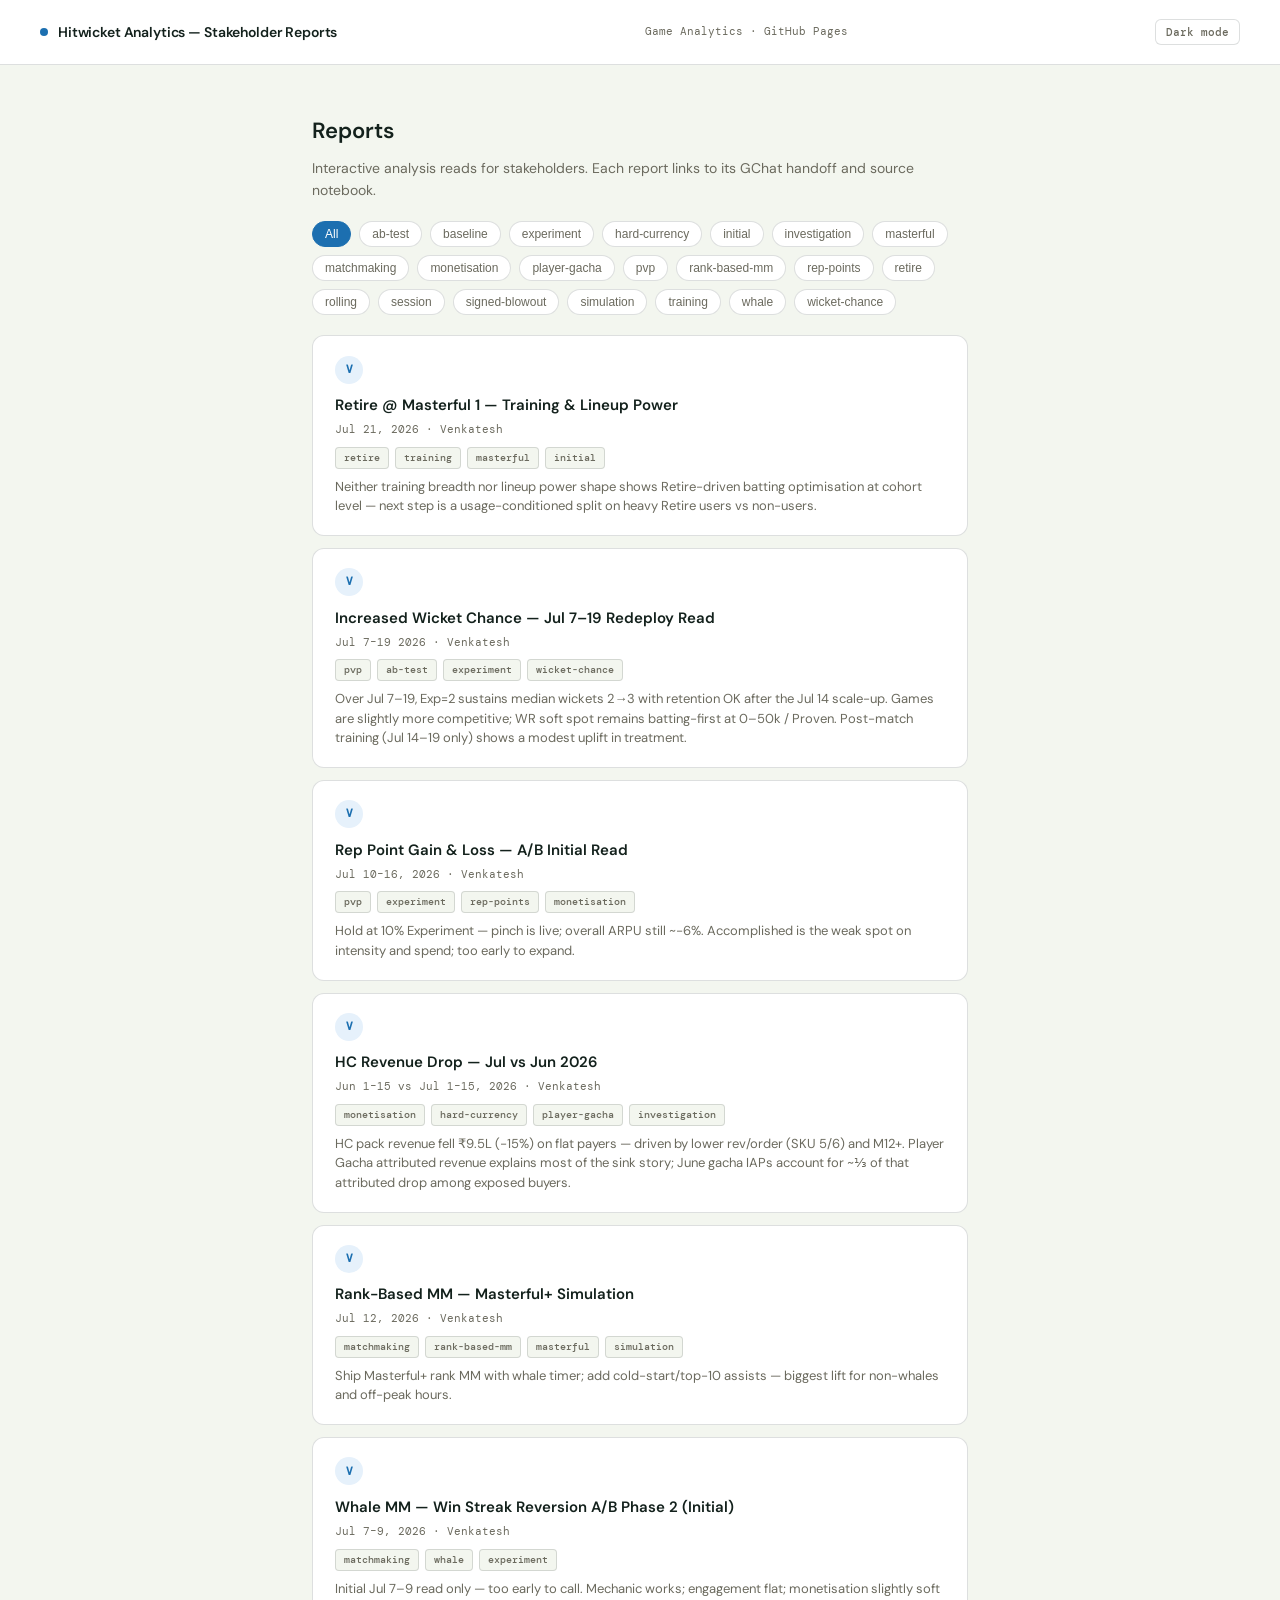
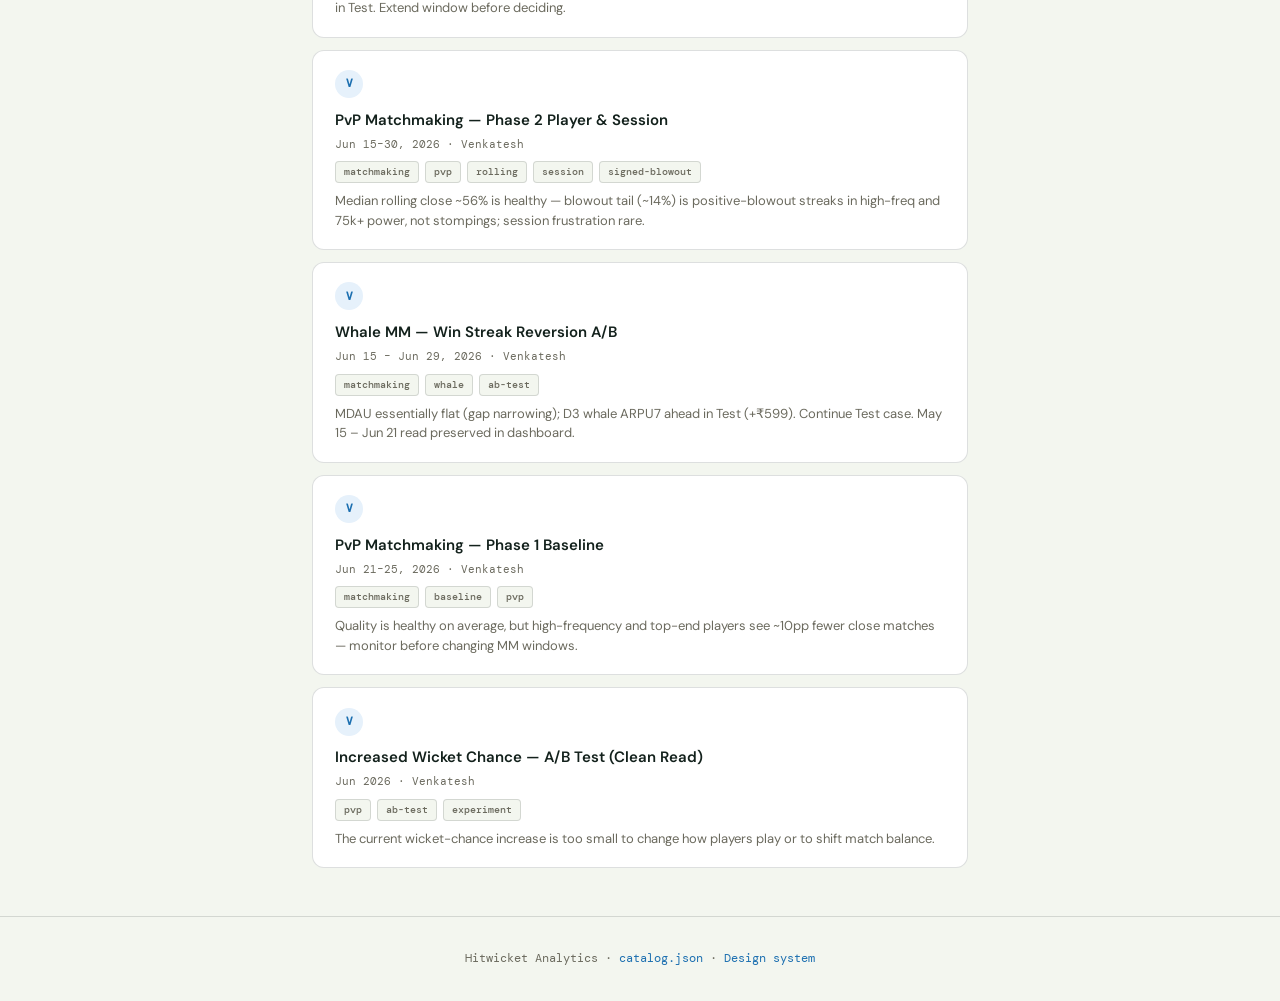
<file: index.html>
<!DOCTYPE html>
<html lang="en">
<head>
<meta charset="UTF-8">
<meta name="viewport" content="width=device-width, initial-scale=1.0">
<script>(function(){try{var t=localStorage.getItem('hw-theme');if(t)document.documentElement.setAttribute('data-theme',t);}catch(e){}})();</script>
<title>Hitwicket Analytics Reports</title>
<meta name="description" content="Interactive stakeholder analysis reads for Hitwicket Superstars — PvP, matchmaking, experiments, and monetisation.">
<meta property="og:title" content="Hitwicket Analytics — Stakeholder Reports">
<meta property="og:description" content="Interactive analysis reads for stakeholders.">
<meta property="og:url" content="https://saivenkatesh007.github.io/hw-analytics-reports/">
<meta property="og:type" content="website">
<link rel="icon" type="image/png" href="kit/favicon.png">
<link rel="stylesheet" href="kit/report.css">
</head>
<body>
<header>
  <div class="brand"><div class="dot"></div><h1>Hitwicket Analytics — Stakeholder Reports</h1></div>
  <span class="meta">Game Analytics · GitHub Pages</span>
</header>
<div class="index-wrap">
  <h2>Reports</h2>
  <p>Interactive analysis reads for stakeholders. Each report links to its GChat handoff and source notebook.</p>
  <div id="catalog-filters" class="catalog-filters"></div>
  <div id="report-list" class="report-list"></div>
</div>
<footer>Hitwicket Analytics · <a href="catalog.json">catalog.json</a> · <a href="kit/styleguide.html">Design system</a></footer>
<script src="kit/theme.js"></script>
<script src="kit/icons.js"></script>
<script src="kit/report.js"></script>
<script src="kit/index.js"></script>
</body>
</html>
</file>
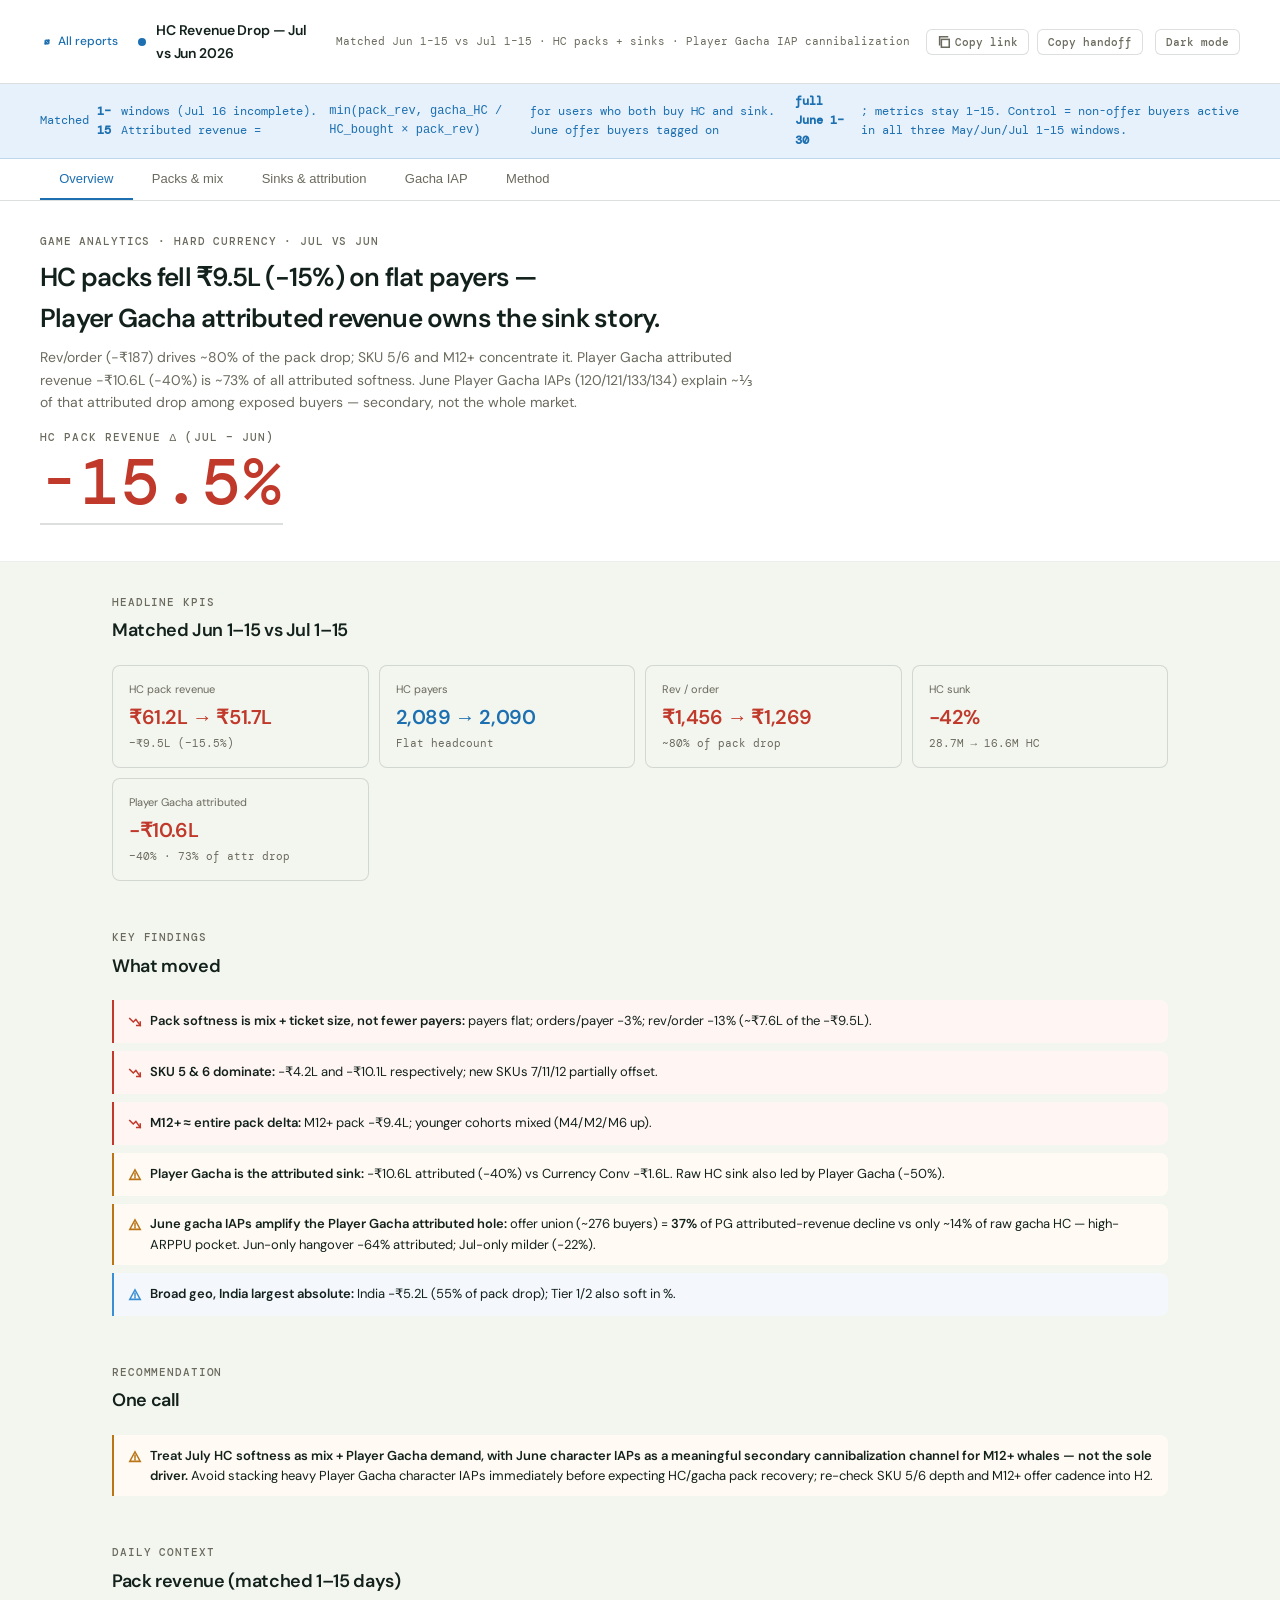
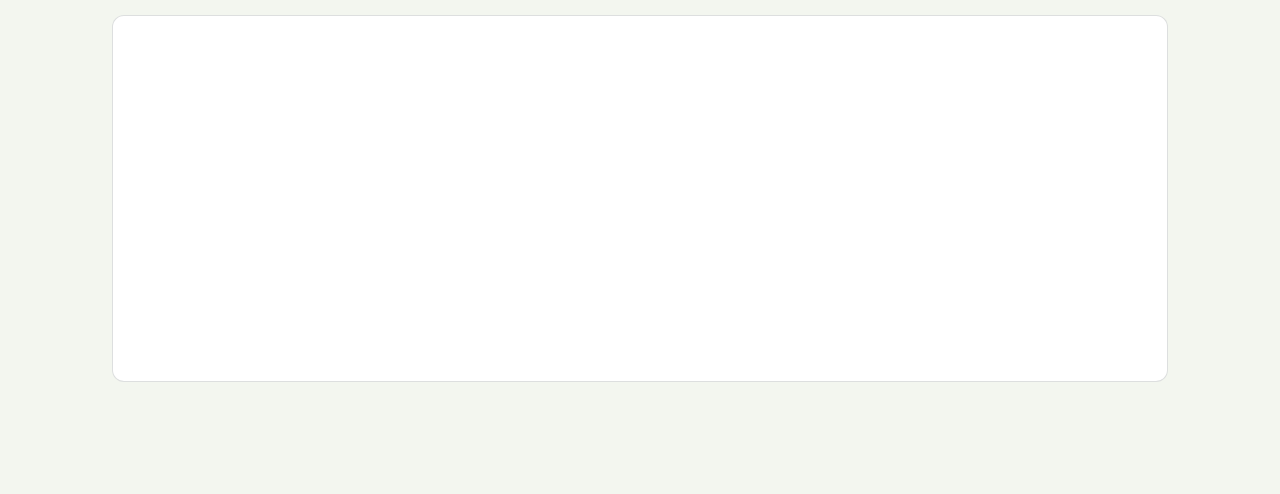
<file: hc_revenue_drop_jul_vs_jun.html>
<!DOCTYPE html>
<html lang="en">
<head>
<meta charset="UTF-8">
<meta name="viewport" content="width=device-width, initial-scale=1.0">
<script>(function(){try{var t=localStorage.getItem('hw-theme');if(t)document.documentElement.setAttribute('data-theme',t);}catch(e){}})();</script>
<title>HC Revenue Drop — Jul vs Jun 2026</title>
<meta name="description" content="Matched Jun 1–15 vs Jul 1–15 HC pack drop diagnosis with Player Gacha attributed revenue and June gacha IAP cannibalization.">
<meta property="og:title" content="HC Revenue Drop — Jul vs Jun 2026">
<meta property="og:description" content="HC packs −15% on flat payers; Player Gacha attributed −40%; June gacha IAPs ~⅓ of that attributed drop.">
<meta property="og:url" content="https://saivenkatesh007.github.io/hw-analytics-reports/hc_revenue_drop_jul_vs_jun.html">
<meta property="og:type" content="article">
<link rel="icon" type="image/png" href="kit/favicon.png">
<link rel="stylesheet" href="kit/report.css">
</head>
<body data-report-slug="hc_revenue_drop_jul_vs_jun" data-report-owner="Venkatesh">
<header>
  <div class="brand"><div class="dot"></div><h1>HC Revenue Drop — Jul vs Jun 2026</h1></div>
  <span class="meta">Matched Jun 1–15 vs Jul 1–15 · HC packs + sinks · Player Gacha IAP cannibalization</span>
</header>
<div class="caveat-banner">Matched <strong>1–15</strong> windows (Jul 16 incomplete). Attributed revenue = <code>min(pack_rev, gacha_HC / HC_bought × pack_rev)</code> for users who both buy HC and sink. June offer buyers tagged on <strong>full June 1–30</strong>; metrics stay 1–15. Control = non-offer buyers active in all three May/Jun/Jul 1–15 windows.</div>

<div class="tab-bar">
  <button class="tab-btn active" onclick="HWReport.switchTab('overview', this)">Overview</button>
  <button class="tab-btn" onclick="HWReport.switchTab('packs', this)">Packs &amp; mix</button>
  <button class="tab-btn" onclick="HWReport.switchTab('sinks', this)">Sinks &amp; attribution</button>
  <button class="tab-btn" onclick="HWReport.switchTab('gacha-iap', this)">Gacha IAP</button>
  <button class="tab-btn" onclick="HWReport.switchTab('method', this)">Method</button>
</div>

<div id="tab-overview" class="tab-content active">
  <div class="hero-section">
    <p class="hero-eyebrow">Game Analytics · Hard Currency · Jul vs Jun</p>
    <h2 class="hero-title">HC packs fell ₹9.5L (−15%) on flat payers —<br>Player Gacha attributed revenue owns the sink story.</h2>
    <p class="hero-desc">Rev/order (−₹187) drives ~80% of the pack drop; SKU 5/6 and M12+ concentrate it. Player Gacha attributed revenue −₹10.6L (−40%) is ~73% of all attributed softness. June Player Gacha IAPs (120/121/133/134) explain ~⅓ of that attributed drop among exposed buyers — secondary, not the whole market.</p>
    <div class="hero-stat-wrap">
      <p class="stat-scoreboard-label">HC pack revenue Δ (Jul − Jun)</p>
      <p class="stat-scoreboard down" data-value="-15.5" data-suffix="%" data-decimals="1">−15.5%</p>
    </div>
  </div>
  <main>
    <div class="section">
      <div class="section-header"><p class="section-num">Headline KPIs</p><h3 class="section-title">Matched Jun 1–15 vs Jul 1–15</h3></div>
      <div class="kpi-row">
        <div class="kpi-card"><p class="kpi-label">HC pack revenue</p><p class="kpi-value down">₹61.2L → ₹51.7L</p><p class="kpi-note">−₹9.5L (−15.5%)</p></div>
        <div class="kpi-card"><p class="kpi-label">HC payers</p><p class="kpi-value neutral">2,089 → 2,090</p><p class="kpi-note">Flat headcount</p></div>
        <div class="kpi-card"><p class="kpi-label">Rev / order</p><p class="kpi-value down">₹1,456 → ₹1,269</p><p class="kpi-note">~80% of pack drop</p></div>
        <div class="kpi-card"><p class="kpi-label">HC sunk</p><p class="kpi-value down">−42%</p><p class="kpi-note">28.7M → 16.6M HC</p></div>
        <div class="kpi-card"><p class="kpi-label">Player Gacha attributed</p><p class="kpi-value down">−₹10.6L</p><p class="kpi-note">−40% · 73% of attr drop</p></div>
      </div>
    </div>
    <div class="section">
      <div class="section-header"><p class="section-num">Key findings</p><h3 class="section-title">What moved</h3></div>
      <div class="insights">
        <div class="insight bad"><strong>Pack softness is mix + ticket size, not fewer payers:</strong> payers flat; orders/payer −3%; rev/order −13% (~₹7.6L of the −₹9.5L).</div>
        <div class="insight bad"><strong>SKU 5 &amp; 6 dominate:</strong> −₹4.2L and −₹10.1L respectively; new SKUs 7/11/12 partially offset.</div>
        <div class="insight bad"><strong>M12+ ≈ entire pack delta:</strong> M12+ pack −₹9.4L; younger cohorts mixed (M4/M2/M6 up).</div>
        <div class="insight warn"><strong>Player Gacha is the attributed sink:</strong> −₹10.6L attributed (−40%) vs Currency Conv −₹1.6L. Raw HC sink also led by Player Gacha (−50%).</div>
        <div class="insight warn"><strong>June gacha IAPs amplify the Player Gacha attributed hole:</strong> offer union (~276 buyers) = <strong>37%</strong> of PG attributed-revenue decline vs only ~14% of raw gacha HC — high-ARPPU pocket. Jun-only hangover −64% attributed; Jul-only milder (−22%).</div>
        <div class="insight"><strong>Broad geo, India largest absolute:</strong> India −₹5.2L (55% of pack drop); Tier 1/2 also soft in %.</div>
      </div>
    </div>
    <div class="section">
      <div class="section-header"><p class="section-num">Recommendation</p><h3 class="section-title">One call</h3></div>
      <div class="insights">
        <div class="insight warn"><strong>Treat July HC softness as mix + Player Gacha demand, with June character IAPs as a meaningful secondary cannibalization channel for M12+ whales — not the sole driver.</strong> Avoid stacking heavy Player Gacha character IAPs immediately before expecting HC/gacha pack recovery; re-check SKU 5/6 depth and M12+ offer cadence into H2.</div>
      </div>
    </div>
    <div class="section">
      <div class="section-header"><p class="section-num">Daily context</p><h3 class="section-title">Pack revenue (matched 1–15 days)</h3></div>
      <div class="card"><div class="chart-wrap"><canvas id="chart-daily-rev"></canvas></div></div>
    </div>
  </main>
</div>

<div id="tab-packs" class="tab-content">
  <main>
    <div class="section">
      <div class="section-header"><p class="section-num">Decomposition</p><h3 class="section-title">What drove the −₹9.5L</h3></div>
      <div class="card"><div class="chart-wrap chart-wrap--tall"><canvas id="chart-decomp"></canvas></div></div>
      <div id="table-decomp" class="section-gap"></div>
    </div>
    <div class="section">
      <div class="section-header"><p class="section-num">SKU mix</p><h3 class="section-title">Pack revenue by SKU</h3></div>
      <div class="card"><div class="chart-wrap chart-wrap--tall"><canvas id="chart-sku"></canvas></div></div>
      <div id="table-sku" class="section-gap"></div>
    </div>
    <div class="section">
      <div class="section-header"><p class="section-num">Tenure</p><h3 class="section-title">Pack revenue by install cohort</h3></div>
      <div class="card"><div class="chart-wrap chart-wrap--tall"><canvas id="chart-cohort"></canvas></div></div>
      <div id="table-cohort" class="section-gap"></div>
    </div>
    <div class="section">
      <div class="section-header"><p class="section-num">Geo</p><h3 class="section-title">Pack revenue by geo tier</h3></div>
      <div class="card"><div class="chart-wrap"><canvas id="chart-geo"></canvas></div></div>
      <div id="table-geo" class="section-gap"></div>
    </div>
    <div class="section">
      <div class="section-header"><p class="section-num">Repeat buyers</p><h3 class="section-title">Revenue by order bucket</h3></div>
      <div class="card"><div class="chart-wrap"><canvas id="chart-repeat"></canvas></div></div>
      <p class="kpi-note" style="margin-top:0.75rem">4+ order revenue ₹31.7L → ₹19.5L; repeat (2+) share of pack rev 83% → 73%.</p>
    </div>
  </main>
</div>

<div id="tab-sinks" class="tab-content">
  <main>
    <div class="section">
      <div class="section-header"><p class="section-num">Attributed revenue</p><h3 class="section-title">By sink feature (Jul − Jun)</h3></div>
      <div class="insights">
        <div class="insight bad"><strong>Player Gacha attributed:</strong> ₹26.2L → ₹15.7L (−₹10.6L, −40%) — <strong>73%</strong> of total attributed-revenue decline.</div>
        <div class="insight"><strong>Currency Conv / Super Chest</strong> follow at −₹1.6L / −₹0.8L attributed; Skip Timer almost flat in ₹ despite −29% raw HC.</div>
      </div>
      <div class="card section-gap"><p class="card-title">Attributed ₹ delta by feature</p><div class="chart-wrap chart-wrap--tall"><canvas id="chart-attr-delta"></canvas></div></div>
      <div id="table-attr" class="section-gap"></div>
    </div>
    <div class="section">
      <div class="section-header"><p class="section-num">Raw HC sunk</p><h3 class="section-title">Feature volumes (context)</h3></div>
      <div class="card"><div class="chart-wrap chart-wrap--tall"><canvas id="chart-sink-hc"></canvas></div></div>
    </div>
  </main>
</div>

<div id="tab-gacha-iap" class="tab-content">
  <main>
    <div class="section">
      <div class="section-header"><p class="section-num">Hypothesis</p><h3 class="section-title">Did June Player Gacha IAPs front-load characters and hurt July HC/gacha?</h3></div>
      <div class="insights">
        <div class="insight"><strong>Offers:</strong> 120 / 121 / 133 / 134 · June full-month buyers <strong>214</strong> (₹21.6L IAP) · Jul 1–15 buyers <strong>91</strong> (₹9.5L).</div>
        <div class="insight warn"><strong>In attributed ₹, yes for exposed buyers:</strong> offer union (−₹3.6L) is <strong>37%</strong> of Player Gacha attributed decline; Jun-exposed <strong>34%</strong>. Raw gacha HC share was only ~13–14% — same buyers, higher ₹ weight.</div>
        <div class="insight bad"><strong>Jun-only hangover:</strong> PG attributed −64% (₹4.3L → ₹1.6L); zero-gacha rate 55% → 82%; HC ARPPU −₹3.1k vs control −₹0.1k.</div>
        <div class="insight good"><strong>Jul-only contrast:</strong> PG attributed only −22% in their offer window — supports purchase-month spend, next-month pullback.</div>
        <div class="insight"><strong>Not the whole market:</strong> control panel also −54% on PG attributed; ~56% of Jun-exposed offer buyers are M12+.</div>
      </div>
    </div>
    <div class="section">
      <div class="section-header"><p class="section-num">Attributed share</p><h3 class="section-title">Who owns the Player Gacha attributed drop</h3></div>
      <div class="kpi-row">
        <div class="kpi-card"><p class="kpi-label">Offer union share</p><p class="kpi-value down">37%</p><p class="kpi-note">−₹3.6L of PG attr drop</p></div>
        <div class="kpi-card"><p class="kpi-label">Jun-exposed share</p><p class="kpi-value down">34%</p><p class="kpi-note">214 June buyers</p></div>
        <div class="kpi-card"><p class="kpi-label">Jun-only Δ</p><p class="kpi-value down">−64%</p><p class="kpi-note">₹4.3L → ₹1.6L</p></div>
        <div class="kpi-card"><p class="kpi-label">Raw sink share (union)</p><p class="kpi-value neutral">14%</p><p class="kpi-note">Attributed punches harder</p></div>
      </div>
      <div class="card section-gap"><p class="card-title">PG attributed ₹ Δ by cohort</p><div class="chart-wrap chart-wrap--tall"><canvas id="chart-cannib-delta"></canvas></div></div>
      <div id="table-cannib" class="section-gap"></div>
    </div>
    <div class="section">
      <div class="section-header"><p class="section-num">Monetisation rates</p><h3 class="section-title">Game &amp; HC ARPU / ARPPU — May / Jun / Jul (1–15)</h3></div>
      <div class="insights">
        <div class="insight bad"><strong>Jun-only hangover in rates:</strong> Game ARPU ₹14.7k → ₹7.4k; HC ARPPU ₹10.0k → ₹6.9k; HC conv 51% → 38%.</div>
        <div class="insight good"><strong>Jul-only lifts in offer month:</strong> Game ARPU ₹10.3k → ₹29.2k; HC ARPU ₹4.7k → ₹8.0k; HC conv 47% → 68%.</div>
        <div class="insight"><strong>Control stays cold:</strong> HC ARPPU ~₹2.6–2.7k flat; HC ARPU softens June→July (₹381 → ₹225).</div>
      </div>
      <div class="two-col section-gap">
        <div class="card"><p class="card-title">HC ARPPU — Jun-only</p><div class="chart-wrap chart-wrap--tall"><canvas id="chart-hc-arppu"></canvas></div></div>
        <div class="card"><p class="card-title">HC ARPU — Jun-only</p><div class="chart-wrap chart-wrap--tall"><canvas id="chart-hc-arpu"></canvas></div></div>
      </div>
      <div class="two-col section-gap">
        <div class="card"><p class="card-title">Game ARPPU — Jun-only</p><div class="chart-wrap chart-wrap--tall"><canvas id="chart-game-arppu"></canvas></div></div>
        <div class="card"><p class="card-title">Game ARPU — Jun-only</p><div class="chart-wrap chart-wrap--tall"><canvas id="chart-game-arpu"></canvas></div></div>
      </div>
      <div id="table-cohort-rates" class="section-gap"></div>
      <p class="kpi-note">ARPU = revenue / active users in window. ARPPU = revenue / payers (game) or HC pack payers (HC). Active = ladder + PvP in that 1–15 window ∩ cohort.</p>
    </div>
  </main>
</div>

<div id="tab-method" class="tab-content">
  <main>
    <div class="section">
      <div class="section-header"><p class="section-num">Scope</p><h3 class="section-title">Windows &amp; definitions</h3></div>
      <div class="insights">
        <div class="insight"><strong>Primary compare:</strong> Jun 1–15 vs Jul 1–15 IST (matched).</div>
        <div class="insight"><strong>HC packs:</strong> <code>HARD_CURRENCY_PACKAGE</code> + <code>STORE_PACKAGE</code> id=6; test users excluded via payments exclude list.</div>
        <div class="insight"><strong>Attributed revenue:</strong> per user×window, for users with both HC pack buy and feature sink: <code>min(revenue, quantity/hc_bought × revenue)</code>.</div>
        <div class="insight"><strong>Gacha IAP tagging:</strong> offers 120/121/133/134; June buyers = full June 1–30; July = Jul 1–15. Activity = ladder + PvP (all-matches).</div>
        <div class="insight"><strong>Control:</strong> paid in Jun∪Jul windows somewhere, never bought these offers May 1–Jul 15, active in May+Jun+Jul 1–15 (n=7,772).</div>
        <div class="insight"><strong>Sources:</strong> <code>HC Revenue Drop [Jul vs Jun].ipynb</code>; <code>HC Revenue Drop [Gacha IAP Cannibalization].ipynb</code>.</div>
      </div>
    </div>
  </main>
</div>

<script src="kit/theme.js"></script>
<script src="kit/icons.js"></script>
<script src="kit/chart.umd.js"></script>
<script src="kit/charts.js"></script>
<script src="kit/tables.js"></script>
<script src="kit/report.js"></script>
<script>
const DD = {"meta":{"title":"HC Revenue Drop \u2014 Jul vs Jun 2026","slug":"hc_revenue_drop_jul_vs_jun","meta_line":"Matched Jun 1\u201315 vs Jul 1\u201315 \u00b7 HC packs + sinks \u00b7 Player Gacha IAP cannibalization add-on","date_range":"2026-06-01 \u2013 2026-07-15","filters":"HC packs (HARD_CURRENCY_PACKAGE + STORE_PACKAGE id=6); test accounts excluded; geo fillna India; attributed = min(rev, gacha_HC/HC_bought \u00d7 rev)","source_notebook":"HC Revenue Drop [Jul vs Jun].ipynb; HC Revenue Drop [Gacha IAP Cannibalization].ipynb","owner":"Venkatesh","date":"2026-07-16","date_label":"Jun 1\u201315 vs Jul 1\u201315, 2026","tags":["monetisation","hard-currency","player-gacha","investigation"],"thesis":"HC pack revenue fell \u20b99.5L (\u221215%) on flat payers \u2014 driven by lower rev/order (SKU 5/6) and M12+. Player Gacha attributed revenue explains most of the sink story; June gacha IAPs account for ~\u2153 of that attributed drop among exposed buyers.","description":"Matched-window diagnosis of Jul HC pack softness vs Jun, with sink attribution and June Player Gacha IAP cannibalization read.","handoff":"handoffs/hc_revenue_drop_jul_vs_jun.txt"},"overall":{"hc_pack_jun":6117746,"hc_pack_jul":5170550,"hc_pack_delta":-947196,"hc_pack_pct":-15.48,"payers_jun":2089,"payers_jul":2090,"orders_jun":4203,"orders_jul":4076,"rev_per_order_jun":1455.57,"rev_per_order_jul":1268.54,"orders_per_payer_jun":2.01,"orders_per_payer_jul":1.95,"hc_sunk_jun":28683841,"hc_sunk_jul":16633523,"hc_sunk_pct":-42.01,"attr_rev_jun":6396348.66,"attr_rev_jul":4945136.34,"attr_rev_delta":-1451212.32,"attr_rev_pct":-22.69,"pg_attr_jun_main":2620955.66,"pg_attr_jul_main":1565274.43,"pg_attr_delta_main":-1055681.24,"pg_attr_pct_main":-40.28,"pg_attr_share_of_attr_drop_pct":72.74},"decomposition":{"labels":["payers","orders_per_payer","revenue_per_order"],"attrib_rev_delta":[2928.55,-187785.5,-762339.05],"contrib_pct":[-0.31,19.83,80.48]},"sku":{"labels":["1","2","3","4","5","6","7","11","12"],"june":[112340,197690,682532,1435994,1389843,2299347,0,0,0],"july":[76681,245053,713468,1402559,966631,1284911,328000,133249,19998],"delta":[-35659,47363,30936,-33435,-423212,-1014436,328000,133249,19998]},"geo":{"labels":["India","Tier 1","Tier 2"],"june":[3487196,1708148,922402],"july":[2966760,1461816,741974],"delta":[-520436,-246332,-180428],"contrib_pct":[54.94,26.01,19.05]},"cohort":{"labels":["M0","M1","M2","M3","M4","M5","M6","M7-M12","M12+"],"pack_june":[328627,861422,344803,477564,201980,348924,222286,536682,2795458],"pack_july":[338489,751918,456026,395252,434496,129572,327741,482849,1854207],"pack_delta":[9862,-109504,111223,-82312,232516,-219352,105455,-53833,-941251]},"sink_feature":{"labels":["Player Gacha","Currency Conv","Super Chest","Others","Skip Timer","Energy","Props Buy","Offer via HC","Elite Deals","Equipment","YC Attempt","Enhancer"],"hc_june":[8787850,5623990,3313850,2665487,3390951,1030993,687150,831350,464270,677980,135770,1074200],"hc_july":[4345890,3297959,1561150,1638402,2407952,542200,275400,465150,326930,579380,87610,1105500],"attr_june":[2620955.66,1092031.22,439034.79,400348.92,820131.56,15662.37,25298.02,65283.71,241002.63,233670.78,2829.56,440099.45],"attr_july":[1565274.43,931366.38,358965.53,253283.6,812897.86,16057.82,15533.5,52817.2,218573.98,251217.56,2491.61,466656.87],"attr_delta":[-1055681.24,-160664.84,-80069.26,-147065.32,-7233.7,395.45,-9764.51,-12466.51,-22428.65,17546.78,-337.94,26557.41],"attr_contrib_pct":[72.74,11.07,5.52,10.13,0.5,-0.03,0.67,0.86,1.55,-1.21,0.02,-1.83]},"repeat":{"order_buckets":["1","2","3","4+"],"rev_june":[1057751,1016821,875612,3167562],"rev_july":[1377164,985792,855574,1952020],"repeat_rev_share_jun":82.71,"repeat_rev_share_jul":73.37},"daily":{"dates":["2026-06-01","2026-06-02","2026-06-03","2026-06-04","2026-06-05","2026-06-06","2026-06-07","2026-06-08","2026-06-09","2026-06-10","2026-06-11","2026-06-12","2026-06-13","2026-06-14","2026-06-15","2026-07-01","2026-07-02","2026-07-03","2026-07-04","2026-07-05","2026-07-06","2026-07-07","2026-07-08","2026-07-09","2026-07-10","2026-07-11","2026-07-12","2026-07-13","2026-07-14","2026-07-15"],"revenue":[589080,347571,326975,345575,309445,382770,524214,393161,375455,342072,298019,310614,427200,698718,446877,416866,263645,314360,343732,472220,388454,272445,295498,277323,286562,342614,425284,356251,355039,360257],"hc_sunk":[2582577,2131819,1899714,1717177,1698496,1700630,2342186,1743550,1747948,1606693,1515520,1629579,1796275,2604583,1967094,1258021,1052412,990475,1103649,1626640,1146714,931699,974864,928373,939001,1129858,1276534,1085200,1080602,1109481]},"cannibalization":{"offers":[120,121,133,134],"jun_full_buyers":214,"jun_full_iap_rev":2157879,"jul_buyers":91,"jul_iap_rev":946652,"union_n":276,"jun_only_n":185,"jul_only_n":62,"both_n":29,"control_n":7772,"pg_attr_all_jun":2620955.66,"pg_attr_all_jul":1661027.81,"pg_attr_all_delta":-959927.85,"pg_attr_all_pct":-36.6,"offer_union_attr_jun":809176.3,"offer_union_attr_jul":450991.11,"offer_union_attr_delta":-358185.18,"offer_union_attr_pct":-44.3,"offer_union_share_pct":37.3,"jun_exposed_attr_jun":674387.97,"jun_exposed_attr_jul":345951.74,"jun_exposed_attr_delta":-328436.23,"jun_exposed_attr_pct":-48.7,"jun_exposed_share_pct":34.2,"jun_only_attr_jun":431059.8,"jun_only_attr_jul":157389.95,"jun_only_attr_delta":-273669.85,"jun_only_attr_pct":-63.5,"jun_only_share_pct":28.5,"control_attr_jun":1335910.01,"control_attr_jul":617278.8,"control_attr_delta":-718631.21,"control_attr_pct":-53.8,"raw_sink_offer_share_pct":14.22,"raw_sink_jun_exposed_share_pct":13.15,"jun_only_hc_arppu_delta":-3095.85,"control_hc_arppu_delta":-122.47,"jun_only_zero_gacha_jun_pct":55.14,"jun_only_zero_gacha_jul_pct":81.62,"m12_plus_among_jun_exposed_pct":55.6,"cohort_labels":["Offer union","Jun-only","Jul-only","Both","Jun-exposed","Control"],"attr_delta":[-358185.18,-273669.85,-29748.96,-54766.38,-328436.23,-718631.21],"attr_pct":[-44.3,-63.5,-22.1,-22.5,-48.7,-53.8],"cohort_metrics":{"windows":["May","June","July"],"rows":[{"cohort":"Offer union","n":276,"active":[230,260,271],"game_arpu":[12886.9,19598.79,17917.12],"game_arppu":[14181.76,20883.96,19658.05],"hc_arpu":[4901.99,7648.34,5405.9],"hc_arppu":[12812.02,14306.24,11098.48],"hc_conv_pct":[38.26,53.46,48.71]},{"cohort":"Jun-only","n":185,"active":[165,183,180],"game_arpu":[10973.98,14685.54,7390.87],"game_arppu":[12071.37,15624.73,8527.93],"hc_arpu":[3811.79,5148.27,2616.81],"hc_arppu":[10310.59,10022.69,6926.84],"hc_conv_pct":[36.97,51.37,37.78]},{"cohort":"Jul-only","n":62,"active":[40,49,62],"game_arpu":[15575.6,10280.82,29209.66],"game_arppu":[16838.49,11449.09,29209.66],"hc_arpu":[6019.43,4714.04,8020.35],"hc_arppu":[16051.8,10042.96,11839.57],"hc_conv_pct":[37.5,46.94,67.74]},{"cohort":"Both","n":29,"active":[25,28,29],"game_arpu":[21210.28,68016.89,59109.76],"game_arppu":[24102.59,68016.89,59109.76],"hc_arpu":[10309.4,29123.11,17128.03],"hc_arppu":[21477.92,37065.77,22577.86],"hc_conv_pct":[48.0,78.57,75.86]},{"cohort":"Pre-May offer buyers","n":239,"active":[220,230,234],"game_arpu":[13200.55,17882.04,16846.74],"game_arppu":[14520.6,19129.62,18507.69],"hc_arpu":[4990.12,7019.69,5057.97],"hc_arppu":[12915.6,13918.34,11061.36],"hc_conv_pct":[38.64,50.43,45.73]},{"cohort":"Control","n":7772,"active":[7772,7772,7772],"game_arpu":[1165.77,1410.95,1001.25],"game_arppu":[2125.85,1410.95,2226.54],"hc_arpu":[253.6,381.16,224.81],"hc_arppu":[2645.58,2730.31,2607.84],"hc_conv_pct":[9.59,13.96,8.62]}]}}};
function inrL(v) {
  var x = Number(v);
  if (Math.abs(x) >= 100000) return '₹' + (x/100000).toFixed(1) + 'L';
  return HWReport.fmt.inr(Math.round(x));
}
function pct1(v) { return (Number(v) > 0 ? '+' : '') + Number(v).toFixed(1) + '%'; }

document.addEventListener('DOMContentLoaded', function () {
  var o = DD.overall, d = DD.decomposition, s = DD.sku, g = DD.geo, c = DD.cohort;
  var sf = DD.sink_feature, r = DD.repeat, daily = DD.daily, can = DD.cannibalization;
  var C = HWReport.COLORS;

  var dayLabels = daily.dates.map(function (x) { return x.slice(5); });
  HWReport.lineChart('chart-daily-rev', dayLabels, [{
    label: 'HC pack revenue', data: daily.revenue, borderColor: C.BLUE, backgroundColor: 'rgba(58,143,212,0.15)',
    tension: 0.25, fill: true, pointRadius: 2
  }], { yFmt: 'inr', min: 0, ariaLabel: 'Daily HC pack revenue' });

  HWReport.singleBar('chart-decomp', d.labels, d.attrib_rev_delta, C.CORAL, { yFmt: 'inr', ariaLabel: 'Decomposition attributed revenue delta' });
  HWReport.table('table-decomp', {
    columns: [
      { label: 'Driver', rowHeader: true },
      { label: 'Attrib ₹ Δ', fmt: 'inr' },
      { label: 'Share of pack drop' }
    ],
    rows: d.labels.map(function (lab, i) { return [lab, d.attrib_rev_delta[i], pct1(d.contrib_pct[i])]; })
  });

  HWReport.dualBar('chart-sku', s.labels.map(function (x) { return 'SKU ' + x; }), s.june, s.july, {
    label1: 'June', label2: 'July', yFmt: 'inr', ariaLabel: 'SKU pack revenue'
  });
  HWReport.table('table-sku', {
    columns: [
      { label: 'SKU', rowHeader: true },
      { label: 'June', fmt: 'inr' },
      { label: 'July', fmt: 'inr' },
      { label: 'Δ', fmt: 'inr' }
    ],
    rows: s.labels.map(function (lab, i) { return [lab, s.june[i], s.july[i], s.delta[i]]; })
  });

  HWReport.dualBar('chart-cohort', c.labels, c.pack_june, c.pack_july, {
    label1: 'June', label2: 'July', yFmt: 'inr', ariaLabel: 'Cohort pack revenue'
  });
  HWReport.table('table-cohort', {
    columns: [
      { label: 'Cohort', rowHeader: true },
      { label: 'June', fmt: 'inr' },
      { label: 'July', fmt: 'inr' },
      { label: 'Δ', fmt: 'inr' }
    ],
    rows: c.labels.map(function (lab, i) { return [lab, c.pack_june[i], c.pack_july[i], c.pack_delta[i]]; })
  });

  HWReport.dualBar('chart-geo', g.labels, g.june, g.july, {
    label1: 'June', label2: 'July', yFmt: 'inr', ariaLabel: 'Geo pack revenue'
  });
  HWReport.table('table-geo', {
    columns: [
      { label: 'Geo', rowHeader: true },
      { label: 'June', fmt: 'inr' },
      { label: 'July', fmt: 'inr' },
      { label: 'Δ', fmt: 'inr' },
      { label: 'Share of drop' }
    ],
    rows: g.labels.map(function (lab, i) { return [lab, g.june[i], g.july[i], g.delta[i], pct1(g.contrib_pct[i])]; })
  });

  HWReport.dualBar('chart-repeat', r.order_buckets.map(function (x) { return x + ' orders'; }), r.rev_june, r.rev_july, {
    label1: 'June', label2: 'July', yFmt: 'inr', ariaLabel: 'Repeat order bucket revenue'
  });

  // Sort features by attr delta ascending for chart
  var idx = sf.labels.map(function (_, i) { return i; }).sort(function (a, b) { return sf.attr_delta[a] - sf.attr_delta[b]; });
  var flab = idx.map(function (i) { return sf.labels[i]; });
  var fdel = idx.map(function (i) { return sf.attr_delta[i]; });
  HWReport.singleBar('chart-attr-delta', flab, fdel, C.CORAL, { yFmt: 'inr', ariaLabel: 'Attributed revenue delta by feature' });
  HWReport.table('table-attr', {
    columns: [
      { label: 'Feature', rowHeader: true },
      { label: 'June attr', fmt: 'inr' },
      { label: 'July attr', fmt: 'inr' },
      { label: 'Δ', fmt: 'inr' },
      { label: 'Share of attr drop' }
    ],
    rows: idx.map(function (i) {
      return [sf.labels[i], sf.attr_june[i], sf.attr_july[i], sf.attr_delta[i], pct1(sf.attr_contrib_pct[i])];
    })
  });

  HWReport.dualBar('chart-sink-hc', sf.labels.slice(0, 8), sf.hc_june.slice(0, 8), sf.hc_july.slice(0, 8), {
    label1: 'June HC', label2: 'July HC', yFmt: 'count', ariaLabel: 'Raw HC sunk by feature'
  });

  HWReport.singleBar('chart-cannib-delta', can.cohort_labels.slice(0, -1), can.attr_delta.slice(0, -1), C.CORAL, {
    yFmt: 'inr', ariaLabel: 'Player Gacha attributed delta by cohort'
  });
  HWReport.table('table-cannib', {
    columns: [
      { label: 'Cohort', rowHeader: true },
      { label: 'PG attr Δ', fmt: 'inr' },
      { label: 'Δ %' },
      { label: 'Notes' }
    ],
    rows: [
      ['Offer union (n=' + can.union_n + ')', can.offer_union_attr_delta, pct1(can.offer_union_attr_pct), can.offer_union_share_pct + '% of PG attr drop'],
      ['Jun-exposed (n=' + (can.jun_only_n + can.both_n) + ')', can.jun_exposed_attr_delta, pct1(can.jun_exposed_attr_pct), can.jun_exposed_share_pct + '% of PG attr drop'],
      ['Jun-only (n=' + can.jun_only_n + ')', can.jun_only_attr_delta, pct1(can.jun_only_attr_pct), 'Zero-gacha 55%→82%'],
      ['Jul-only (n=' + can.jul_only_n + ')', can.attr_delta[2], pct1(can.attr_pct[2]), 'Milder in offer month'],
      ['Control (n=' + can.control_n + ')', can.control_attr_delta, pct1(can.control_attr_pct), 'Market-wide soft too'],
      ['All (matched PG attr)', can.pg_attr_all_delta, pct1(can.pg_attr_all_pct), 'Cannib. pass total']
    ]
  });


  var cm = can.cohort_metrics;
  var wins = cm.windows;
  function findCohort(name) {
    for (var i = 0; i < cm.rows.length; i++) if (cm.rows[i].cohort === name) return cm.rows[i];
    return null;
  }
  var junOnly = findCohort('Jun-only');
  HWReport.singleBar('chart-hc-arppu', wins, junOnly.hc_arppu, C.BLUE, {
    label: 'Jun-only', yFmt: 'inr', ariaLabel: 'HC ARPPU for Jun-only buyers'
  });
  HWReport.singleBar('chart-hc-arpu', wins, junOnly.hc_arpu, C.BLUE, {
    label: 'Jun-only', yFmt: 'inr', ariaLabel: 'HC ARPU for Jun-only buyers'
  });
  HWReport.singleBar('chart-game-arppu', wins, junOnly.game_arppu, C.BLUE, {
    label: 'Jun-only', yFmt: 'inr', ariaLabel: 'Game ARPPU for Jun-only buyers'
  });
  HWReport.singleBar('chart-game-arpu', wins, junOnly.game_arpu, C.BLUE, {
    label: 'Jun-only', yFmt: 'inr', ariaLabel: 'Game ARPU for Jun-only buyers'
  });

  var rateRows = [];
  cm.rows.forEach(function (row) {
    wins.forEach(function (w, wi) {
      rateRows.push([
        row.cohort + ' (n=' + row.n + ')',
        w,
        row.active[wi],
        row.game_arpu[wi],
        row.game_arppu[wi],
        row.hc_arpu[wi],
        row.hc_arppu[wi]
      ]);
    });
  });
  HWReport.table('table-cohort-rates', {
    columns: [
      { label: 'Cohort', rowHeader: true },
      { label: 'Window' },
      { label: 'Active' },
      { label: 'Game ARPU', fmt: 'inr' },
      { label: 'Game ARPPU', fmt: 'inr' },
      { label: 'HC ARPU', fmt: 'inr' },
      { label: 'HC ARPPU', fmt: 'inr' }
    ],
    rows: rateRows,
    stickyHeader: true
  });

  if (HWReport.initScoreboard) HWReport.initScoreboard();
  if (HWReport.initCardChrome) HWReport.initCardChrome();
});
</script>
</body>
</html>
</file>
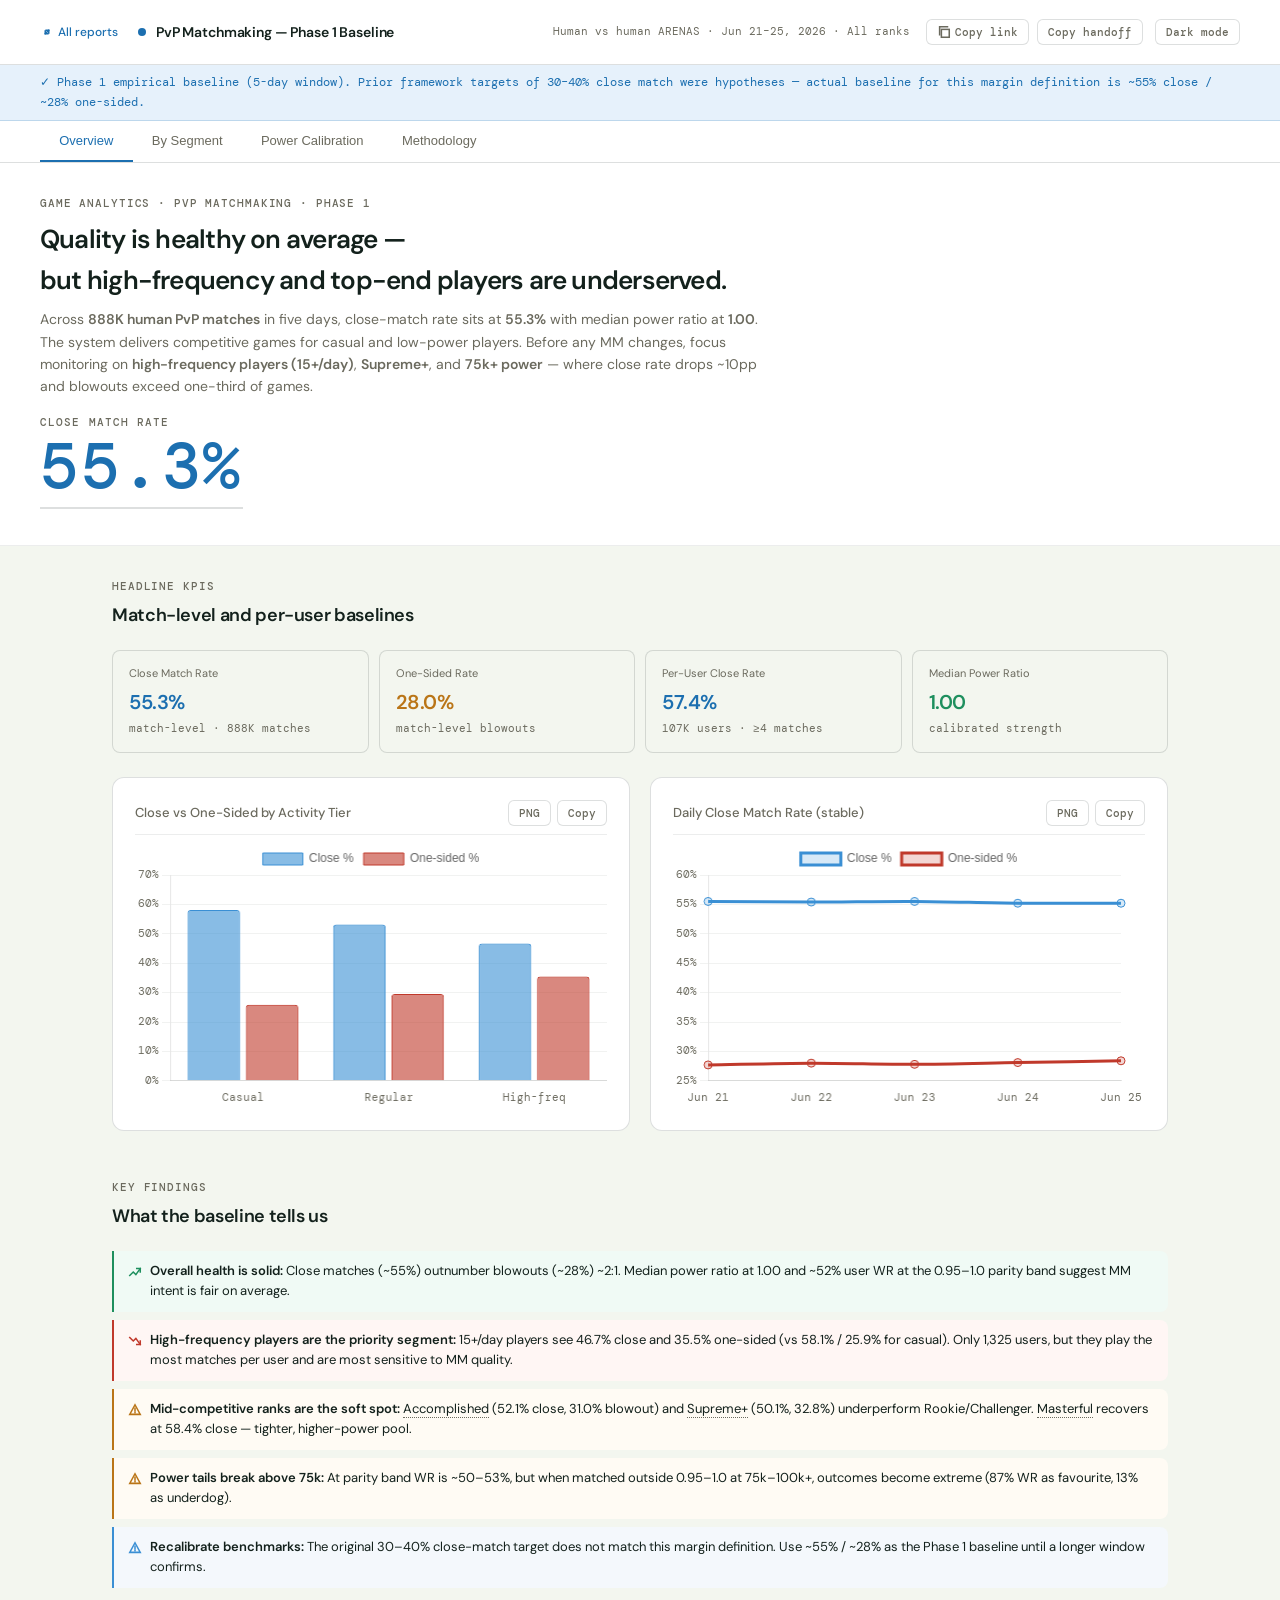
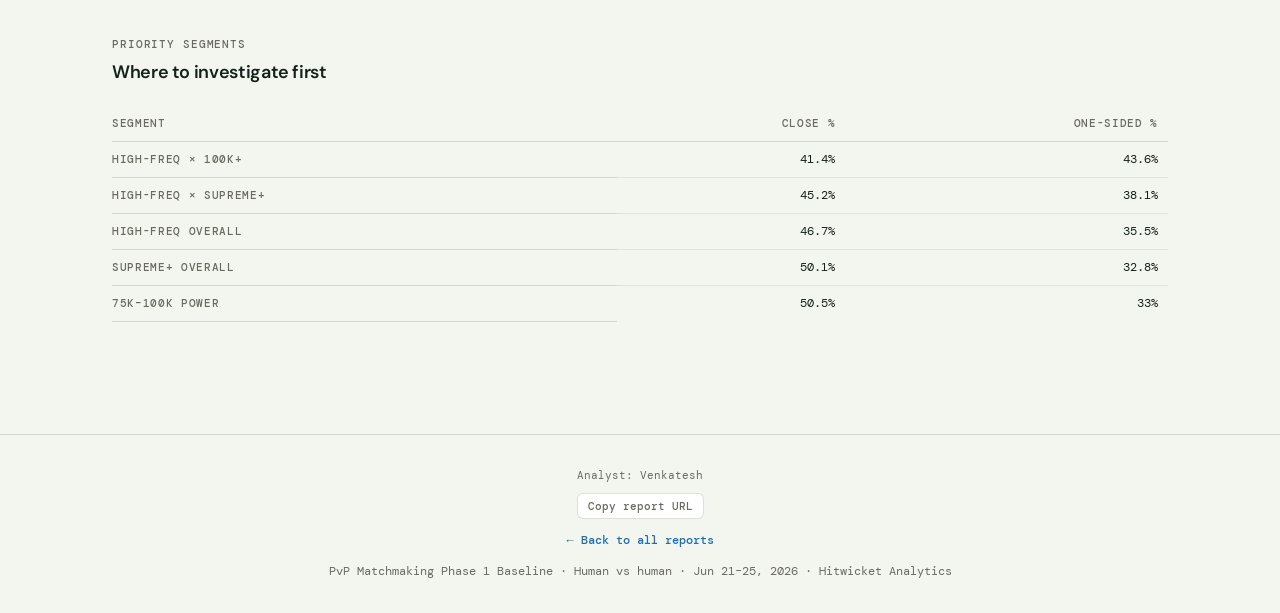
<file: pvp_mm_phase1_baseline.html>
<!DOCTYPE html>
<html lang="en">
<head>
<meta charset="UTF-8">
<meta name="viewport" content="width=device-width, initial-scale=1.0">
<script>(function(){try{var t=localStorage.getItem('hw-theme');if(t)document.documentElement.setAttribute('data-theme',t);}catch(e){}})();</script>
<title>PvP Matchmaking — Phase 1 Baseline</title>
<meta name="description" content="PvP matchmaking Phase 1 baseline — 55% close matches on average; high-frequency and top-end players underserved.">
<meta property="og:title" content="PvP Matchmaking — Phase 1 Baseline">
<meta property="og:description" content="PvP matchmaking Phase 1 baseline — 55% close matches on average; high-frequency and top-end players underserved.">
<meta property="og:url" content="https://saivenkatesh007.github.io/hw-analytics-reports/pvp_mm_phase1_baseline.html">
<meta property="og:type" content="article">
<link rel="icon" type="image/png" href="kit/favicon.png">
<link rel="stylesheet" href="kit/report.css">
</head>
<body data-report-slug="pvp_mm_phase1_baseline" data-report-owner="Venkatesh">
<header>
  <div class="brand"><div class="dot"></div><h1>PvP Matchmaking — Phase 1 Baseline</h1></div>
  <span class="meta">Human vs human ARENAS · Jun 21–25, 2026 · All ranks</span>
</header>
<div class="caveat-banner">✓ Phase 1 empirical baseline (5-day window). Prior framework targets of 30–40% close match were hypotheses — actual baseline for this margin definition is ~55% close / ~28% one-sided.</div>

<div class="tab-bar">
  <button class="tab-btn active" onclick="HWReport.switchTab('overview', this)">Overview</button>
  <button class="tab-btn" onclick="HWReport.switchTab('segments', this)">By Segment</button>
  <button class="tab-btn" onclick="HWReport.switchTab('power', this)">Power Calibration</button>
  <button class="tab-btn" onclick="HWReport.switchTab('method', this)">Methodology</button>
</div>

<div id="tab-overview" class="tab-content active">
  <div class="hero-section">
    <p class="hero-eyebrow">Game Analytics · PvP Matchmaking · Phase 1</p>
    <h2 class="hero-title">Quality is healthy on average —<br>but high-frequency and top-end players are underserved.</h2>
    <p class="hero-desc">Across <strong>888K human PvP matches</strong> in five days, close-match rate sits at <strong>55.3%</strong> with median power ratio at <strong>1.00</strong>. The system delivers competitive games for casual and low-power players. Before any MM changes, focus monitoring on <strong>high-frequency players (15+/day)</strong>, <strong>Supreme+</strong>, and <strong>75k+ power</strong> — where close rate drops ~10pp and blowouts exceed one-third of games.</p>
    <div class="hero-stat-wrap">
      <p class="stat-scoreboard-label">Close match rate</p>
      <p class="stat-scoreboard neutral" data-value="55.3" data-suffix="%" data-decimals="1">55.3%</p>
    </div>
  </div>
  <main>
    <div class="section">
      <div class="section-header"><p class="section-num">Headline KPIs</p><h3 class="section-title">Match-level and per-user baselines</h3></div>
      <div class="kpi-row">
        <div class="kpi-card"><p class="kpi-label">Close Match Rate</p><p class="kpi-value neutral">55.3%</p><p class="kpi-note">match-level · 888K matches</p></div>
        <div class="kpi-card"><p class="kpi-label">One-Sided Rate</p><p class="kpi-value warn">28.0%</p><p class="kpi-note">match-level blowouts</p></div>
        <div class="kpi-card"><p class="kpi-label">Per-User Close Rate</p><p class="kpi-value neutral">57.4%</p><p class="kpi-note">107K users · ≥4 matches</p></div>
        <div class="kpi-card"><p class="kpi-label">Median Power Ratio</p><p class="kpi-value up">1.00</p><p class="kpi-note">calibrated strength</p></div>
      </div>
      <div class="two-col">
        <div class="card"><p class="card-title">Close vs One-Sided by Activity Tier</p><div class="chart-wrap"><canvas id="chart-activity"></canvas></div></div>
        <div class="card"><p class="card-title">Daily Close Match Rate (stable)</p><div class="chart-wrap"><canvas id="chart-daily"></canvas></div></div>
      </div>
    </div>
    <div class="section">
      <div class="section-header"><p class="section-num">Key findings</p><h3 class="section-title">What the baseline tells us</h3></div>
      <div class="insights">
        <div class="insight good"><strong>Overall health is solid:</strong> Close matches (~55%) outnumber blowouts (~28%) ~2:1. Median power ratio at 1.00 and ~52% user WR at the 0.95–1.0 parity band suggest MM intent is fair on average.</div>
        <div class="insight bad"><strong>High-frequency players are the priority segment:</strong> 15+/day players see 46.7% close and 35.5% one-sided (vs 58.1% / 25.9% for casual). Only 1,325 users, but they play the most matches per user and are most sensitive to MM quality.</div>
        <div class="insight warn"><strong>Mid-competitive ranks are the soft spot:</strong> <span class="term" data-tip="rp_league 10–12">Accomplished</span> (52.1% close, 31.0% blowout) and <span class="term" data-tip="rp_league 19+">Supreme+</span> (50.1%, 32.8%) underperform Rookie/Challenger. <span class="term" data-tip="rp_league 16–18">Masterful</span> recovers at 58.4% close — tighter, higher-power pool.</div>
        <div class="insight warn"><strong>Power tails break above 75k:</strong> At parity band WR is ~50–53%, but when matched outside 0.95–1.0 at 75k–100k+, outcomes become extreme (87% WR as favourite, 13% as underdog).</div>
        <div class="insight"><strong>Recalibrate benchmarks:</strong> The original 30–40% close-match target does not match this margin definition. Use ~55% / ~28% as the Phase 1 baseline until a longer window confirms.</div>
      </div>
    </div>
    <div class="section">
      <div class="section-header"><p class="section-num">Priority segments</p><h3 class="section-title">Where to investigate first</h3></div>
      <div id="table-priority"></div>
    </div>
  </main>
</div>

<div id="tab-segments" class="tab-content">
  <main>
    <div class="section">
      <div class="section-header"><p class="section-num">Activity tier</p><h3 class="section-title">Match-level and per-user quality</h3></div>
      <div id="table-activity"></div>
      <div class="card section-gap"><p class="card-title">Close Match Rate by Rep Rank</p><div class="chart-wrap chart-wrap--tall"><canvas id="chart-rank"></canvas></div></div>
    </div>
    <div class="section">
      <div class="section-header"><p class="section-num">Rep rank</p><h3 class="section-title">Coarse rank bands</h3></div>
      <div id="table-rank"></div>
    </div>
    <div class="section">
      <div class="section-header"><p class="section-num">Power bracket</p><h3 class="section-title">Team power at match time</h3></div>
      <div id="table-power"></div>
    </div>
  </main>
</div>

<div id="tab-power" class="tab-content">
  <main>
    <div class="section">
      <div class="section-header"><p class="section-num">Power ratio win rate</p><h3 class="section-title">Per-user WR by opponent strength bucket (≥4 matches per user per bucket)</h3><p class="section-sub">Monotonic curve confirms weaker opponents → higher WR. Fair band (0.95–1.0) centres near 52%.</p></div>
      <div class="card"><div class="chart-wrap chart-wrap--tall"><canvas id="chart-wr-ratio"></canvas></div></div>
      <div id="table-wr-ratio" class="section-gap"></div>
    </div>
    <div class="section">
      <div class="section-header"><p class="section-num">Parity vs tails</p><h3 class="section-title">WR at 0.95–1.0 vs extreme buckets</h3></div>
      <div id="table-wr-tails"></div>
      <div class="insights" style="margin-top:1.25rem">
        <div class="insight bad"><strong>0–50k bracket:</strong> Flat WR curve across power-ratio buckets (~48–53%) — MM parity holds end-to-end at low power.</div>
        <div class="insight bad"><strong>75k–100k and 100k+:</strong> Extreme tails — facing &lt;0.85 opponents yields 87–93% WR; facing 1.15+ yields 9–13% WR. Search-window widening or strength calibration issue at the top.</div>
      </div>
    </div>
  </main>
</div>

<div id="tab-method" class="tab-content">
  <main>
    <div class="section">
      <div class="section-header"><p class="section-num">Methodology</p><h3 class="section-title">Scope, filters, and metric definitions</h3></div>
      <div class="card">
        <p class="card-title">Data scope</p>
        <ul class="method-list" id="method-scope"></ul>
      </div>
      <div class="card" style="margin-top:1.25rem">
        <p class="card-title">Metric definitions</p>
        <ul class="method-list">
          <li><strong>Close match:</strong> Batting first → margin ≤5 runs; bowling first → ≤3 balls remaining (18-ball format for Rookie 1–2, else 30).</li>
          <li><strong>One-sided match:</strong> Batting first → margin ≥15 runs; bowling first → ≥12 balls remaining.</li>
          <li><strong>Match-level rate:</strong> % of unique matches flagged close / one-sided.</li>
          <li><strong>Per-user rate:</strong> Each user's personal close % within a segment, then averaged across users (≥4 matches in segment).</li>
          <li><strong>Power ratio:</strong> opp_team_internal_strength / team_internal_strength from calibratedTotalInternalStrength.</li>
          <li><strong>Activity tier:</strong> match_count / active_days in window — Casual ≤5, Regular 6–15, High-freq 15+.</li>
        </ul>
      </div>
      <div class="card" style="margin-top:1.25rem">
        <p class="card-title">Caveats</p>
        <ul class="method-list">
          <li>5-day window only — extend to 4–8 weeks before locking operational targets.</li>
          <li>~96K rows missing power bracket (null calibrated strength) excluded from power-ratio analysis.</li>
          <li>Small-n cells (e.g. cross-rank × high power) should not drive product decisions alone.</li>
        </ul>
      </div>
      <div class="card" style="margin-top:1.25rem">
        <p class="card-title">Source</p>
        <ul class="method-list">
          <li>Notebook: <code>PvP Matchmaking Analysis/Phase 1 - Baseline/Phase 1 - Close Match Baseline [Jun 21-25].ipynb</code></li>
          <li>Handoff: <code>reports/handoffs/pvp_mm_phase1_baseline.txt</code></li>
          <li>Data: <code>reports/data/pvp_mm_phase1_baseline.json</code></li>
        </ul>
      </div>
    </div>
  </main>
</div>

<footer>PvP Matchmaking Phase 1 Baseline · Human vs human · Jun 21–25, 2026 · Hitwicket Analytics</footer>

<script src="kit/theme.js"></script>
<script src="kit/icons.js"></script>
<script src="kit/chart.umd.js"></script>
<script src="kit/charts.js"></script>
<script src="kit/tables.js"></script>
<script src="kit/report.js"></script>
<script>
const DD = {"overall":{"matches":888497,"matches_per_day":177699,"users_gte4":107038,"close_match_pct":55.3,"one_sided_pct":28.0,"median_power_ratio":1.0,"user_close_pct":57.4,"user_one_sided_pct":26.3},"daily":{"labels":["Jun 21","Jun 22","Jun 23","Jun 24","Jun 25"],"matches":[191976,186445,182670,164553,162853],"close_pct":[55.5,55.4,55.5,55.2,55.2],"one_sided_pct":[27.7,28.0,27.8,28.1,28.4]},"activity_tier":{"labels":["Casual (1–5/day)","Regular (6–15/day)","High-freq (15+/day)"],"close_pct":[58.1,53.2,46.7],"one_sided_pct":[25.9,29.5,35.5],"user_close_pct":[58.5,54.2,48.9],"user_one_sided_pct":[25.4,28.5,33.3],"num_users":[80710,25003,1325]},"rep_rank":{"labels":["Rookie","Challenger","Proven","Accomplished","Remarkable","Masterful","Supreme+"],"close_pct":[60.3,57.5,54.7,52.1,52.5,58.4,50.1],"one_sided_pct":[23.6,25.9,28.1,31.0,30.7,26.3,32.8],"user_close_pct":[60.2,58.3,55.7,53.5,54.4,59.6,51.3],"user_one_sided_pct":[23.5,25.4,27.6,30.0,29.1,24.8,31.5]},"power_bracket":{"labels":["0–50k","50k–75k","75k–100k","100k+"],"close_pct":[57.9,53.1,50.5,51.0],"one_sided_pct":[25.2,30.4,33.0,33.3],"user_close_pct":[59.3,54.0,51.9,54.0],"user_one_sided_pct":[24.0,30.0,32.2,30.5]},"power_ratio_wr":{"labels":["<0.85","0.85–0.9","0.9–0.95","0.95–1.0","1.0–1.05","1.05–1.1","1.1–1.15","1.15+"],"avg_wr":[63.5,57.3,55.8,52.1,47.2,46.4,45.7,38.9],"num_users":[18805,6113,10528,36959,36617,8366,2924,21570]},"power_ratio_wr_at_parity":{"labels":["0–50k","50k–75k","75k–100k","100k+"],"wr_095_100":[52.2,52.3,50.9,52.8],"wr_underdog_115":[43.5,21.8,12.9,8.9],"wr_favorite_under_085":[52.4,82.0,87.3,92.7]},"priority_segments":[{"segment":"High-freq × 100k+","close_pct":41.4,"one_sided_pct":43.6},{"segment":"High-freq × Supreme+","close_pct":45.2,"one_sided_pct":38.1},{"segment":"High-freq overall","close_pct":46.7,"one_sided_pct":35.5},{"segment":"Supreme+ overall","close_pct":50.1,"one_sided_pct":32.8},{"segment":"75k–100k power","close_pct":50.5,"one_sided_pct":33.0}]};

function dsBg(hex) { return HWReport.charts._datasetColors(hex, 0.2).bg; }

HWReport.table('table-priority', {
  compTable: true, sortable: true,
  columns: [{ label: 'Segment', rowHeader: true }, { label: 'Close %', fmt: 'pct' }, { label: 'One-sided %', fmt: 'pct' }],
  rows: DD.priority_segments.map(function (r) { return [r.segment, r.close_pct, r.one_sided_pct]; }),
});
HWReport.table('table-activity', {
  compTable: true, sortable: true,
  columns: [{ label: 'Activity tier', rowHeader: true }, { label: 'Close %', fmt: 'pct' }, { label: 'One-sided %', fmt: 'pct' }, { label: 'User close %', fmt: 'pct' }, { label: 'User one-sided %', fmt: 'pct' }, { label: 'Users', fmt: 'count' }],
  rows: DD.activity_tier.labels.map(function (l, i) {
    return [l, DD.activity_tier.close_pct[i], DD.activity_tier.one_sided_pct[i], DD.activity_tier.user_close_pct[i], DD.activity_tier.user_one_sided_pct[i], DD.activity_tier.num_users[i]];
  }),
});
HWReport.table('table-rank', {
  compTable: true, sortable: true,
  columns: [{ label: 'Rep rank', rowHeader: true }, { label: 'Close %', fmt: 'pct' }, { label: 'One-sided %', fmt: 'pct' }, { label: 'User close %', fmt: 'pct' }, { label: 'User one-sided %', fmt: 'pct' }],
  rows: DD.rep_rank.labels.map(function (l, i) {
    return [l, DD.rep_rank.close_pct[i], DD.rep_rank.one_sided_pct[i], DD.rep_rank.user_close_pct[i], DD.rep_rank.user_one_sided_pct[i]];
  }),
});
HWReport.table('table-power', {
  compTable: true, sortable: true,
  columns: [{ label: 'Power bracket', rowHeader: true }, { label: 'Close %', fmt: 'pct' }, { label: 'One-sided %', fmt: 'pct' }, { label: 'User close %', fmt: 'pct' }, { label: 'User one-sided %', fmt: 'pct' }],
  rows: DD.power_bracket.labels.map(function (l, i) {
    return [l, DD.power_bracket.close_pct[i], DD.power_bracket.one_sided_pct[i], DD.power_bracket.user_close_pct[i], DD.power_bracket.user_one_sided_pct[i]];
  }),
});
HWReport.table('table-wr-ratio', {
  compTable: true, sortable: true,
  columns: [{ label: 'Power ratio bucket', rowHeader: true }, { label: 'Avg user WR', fmt: 'pct' }, { label: 'Users', fmt: 'count' }],
  rows: DD.power_ratio_wr.labels.map(function (l, i) { return [l, DD.power_ratio_wr.avg_wr[i], DD.power_ratio_wr.num_users[i]]; }),
});
HWReport.table('table-wr-tails', {
  compTable: true, sortable: true,
  columns: [{ label: 'Power bracket', rowHeader: true }, { label: 'WR at 0.95–1.0', fmt: 'pct' }, { label: 'WR when <0.85 (favoured)', fmt: 'pct' }, { label: 'WR when 1.15+ (underdog)', fmt: 'pct' }],
  rows: DD.power_ratio_wr_at_parity.labels.map(function (l, i) {
    return [l, DD.power_ratio_wr_at_parity.wr_095_100[i], DD.power_ratio_wr_at_parity.wr_favorite_under_085[i], DD.power_ratio_wr_at_parity.wr_underdog_115[i]];
  }),
});

document.getElementById('method-scope').innerHTML =
  '<li><strong>Date range:</strong> Jun 21–25, 2026 (5 days)</li>' +
  '<li><strong>Match type:</strong> PvP ARENAS, status = completed</li>' +
  '<li><strong>Opponents:</strong> human vs human only (opp_is_bot = 0)</li>' +
  '<li><strong>Ranks:</strong> all rp_league 1–25 (Rookie through Titan)</li>' +
  '<li><strong>Power source:</strong> calibratedTotalInternalStrength from pvp_extra_data</li>' +
  '<li><strong>Volume:</strong> ' + DD.overall.matches.toLocaleString() + ' unique matches · ' + DD.overall.users_gte4.toLocaleString() + ' users (≥4 matches)</li>';

HWReport.dualBar('chart-activity', ['Casual', 'Regular', 'High-freq'], DD.activity_tier.close_pct, DD.activity_tier.one_sided_pct);
HWReport.lineChart('chart-daily', DD.daily.labels, [
  { label: 'Close %', data: DD.daily.close_pct, borderColor: HWReport.COLORS.BLUE, backgroundColor: dsBg(HWReport.COLORS.BLUE), tension: 0.3, fill: false, pointRadius: 4 },
  { label: 'One-sided %', data: DD.daily.one_sided_pct, borderColor: HWReport.COLORS.CORAL, backgroundColor: dsBg(HWReport.COLORS.CORAL), tension: 0.3, fill: false, pointRadius: 4 },
], { min: 25, max: 60 });
HWReport.dualBar('chart-rank', DD.rep_rank.labels, DD.rep_rank.close_pct, DD.rep_rank.one_sided_pct, { ymax: 70 });
HWReport.singleBar('chart-wr-ratio', DD.power_ratio_wr.labels, DD.power_ratio_wr.avg_wr, HWReport.COLORS.BLUE);

HWReport.initCardChrome();
document.addEventListener('hwreport:tabswitch', function (e) {
  var panel = document.getElementById('tab-' + e.detail.name);
  if (panel) HWReport.initCardChrome(panel);
});
</script>
</body>
</html>
</file>
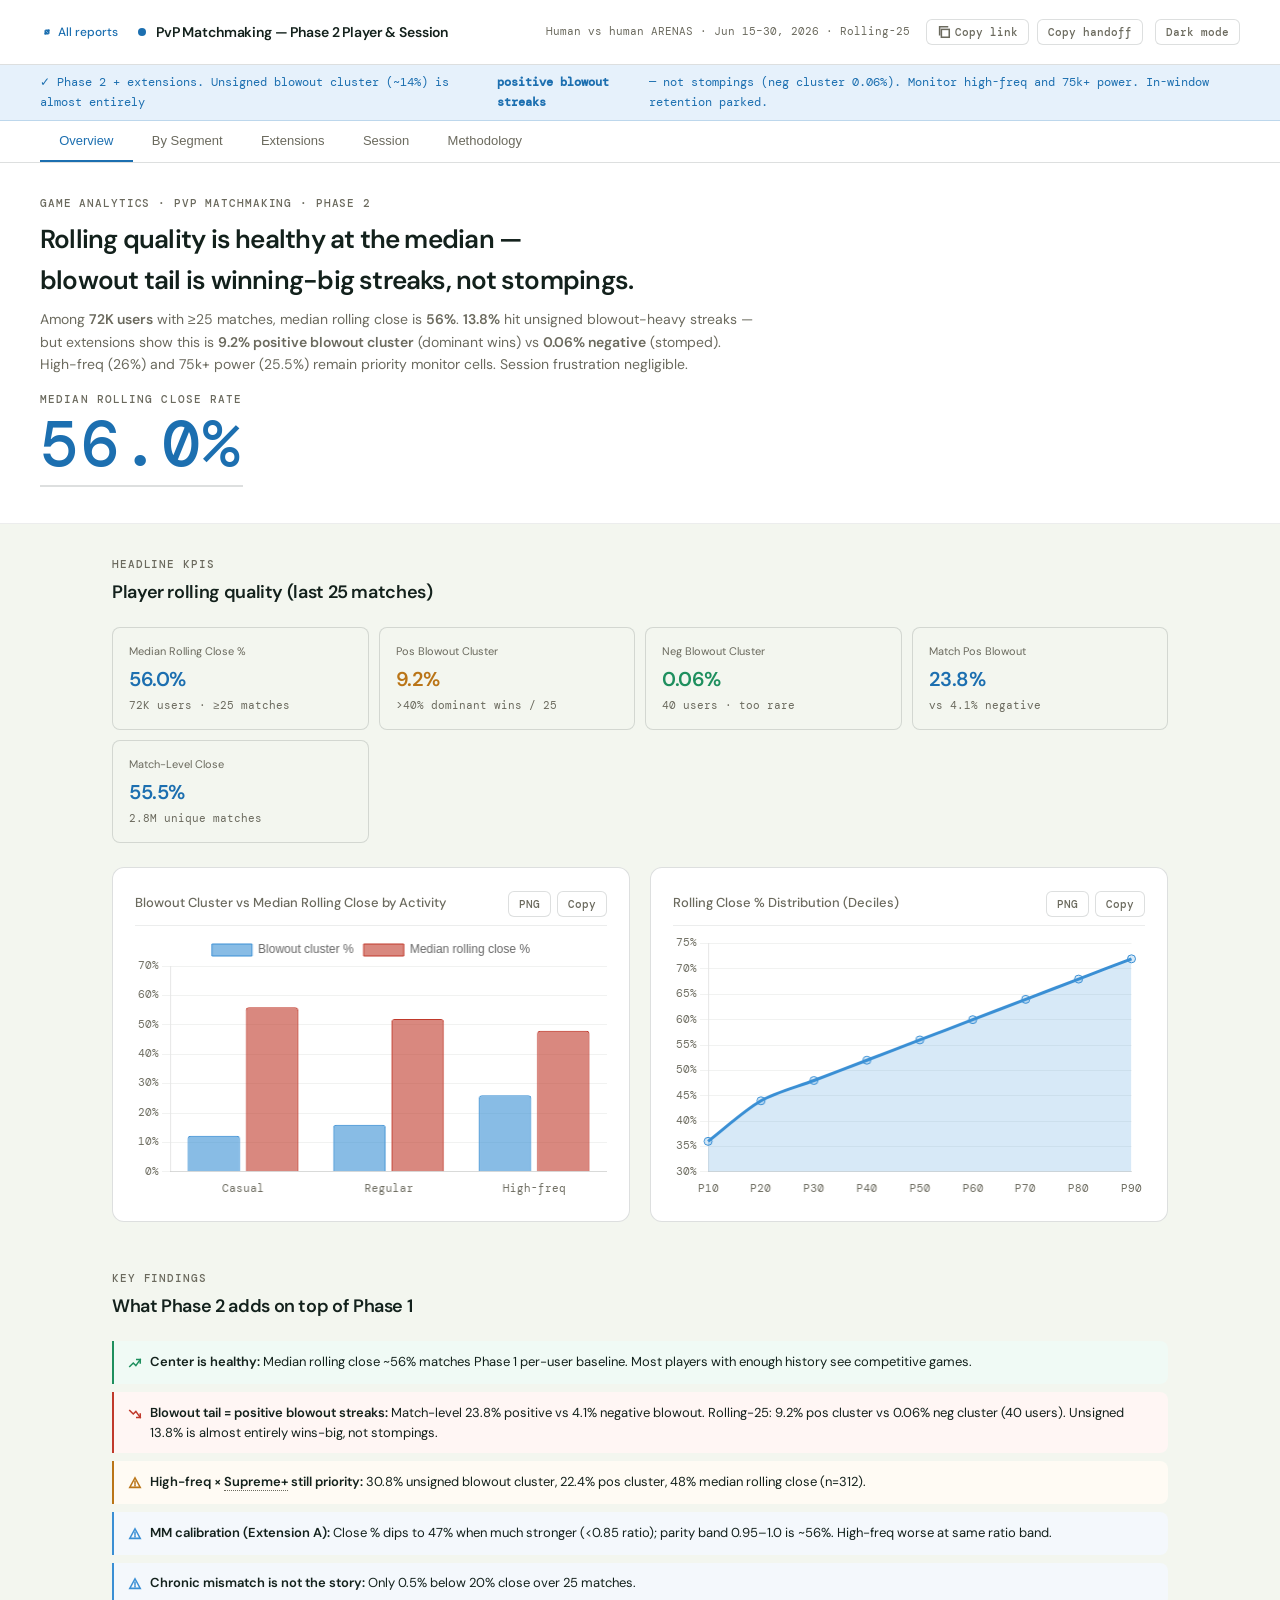
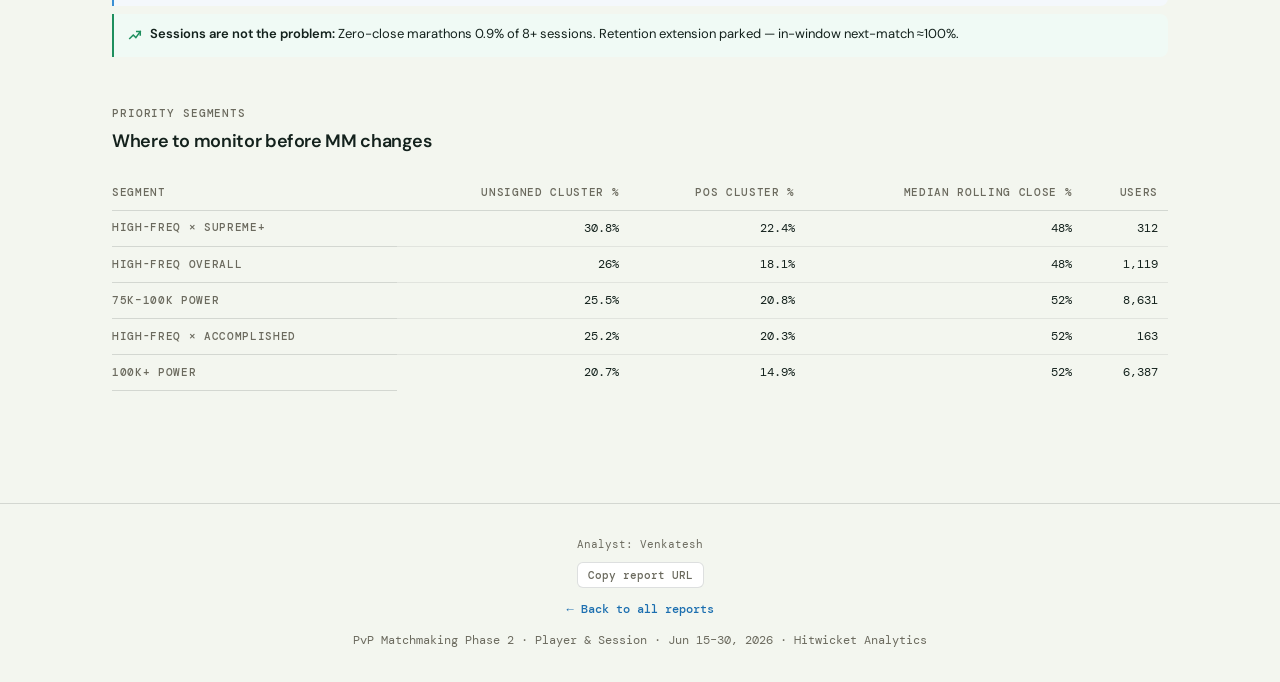
<file: pvp_mm_phase2_player_session.html>
<!DOCTYPE html>
<html lang="en">
<head>
<meta charset="UTF-8">
<meta name="viewport" content="width=device-width, initial-scale=1.0">
<script>(function(){try{var t=localStorage.getItem('hw-theme');if(t)document.documentElement.setAttribute('data-theme',t);}catch(e){}})();</script>
<title>PvP Matchmaking — Phase 2 Player & Session</title>
<meta name="description" content="Phase 2 PvP matchmaking — healthy median rolling quality; blowout tail is positive-blowout streaks in high-freq and 75k+ power.">
<meta property="og:title" content="PvP Matchmaking — Phase 2 Player & Session">
<meta property="og:description" content="Phase 2 PvP matchmaking — blowout tail driven by positive blowout streaks; negative stomp cluster vanishingly rare.">
<meta property="og:url" content="https://saivenkatesh007.github.io/hw-analytics-reports/pvp_mm_phase2_player_session.html">
<meta property="og:type" content="article">
<link rel="icon" type="image/png" href="kit/favicon.png">
<link rel="stylesheet" href="kit/report.css">
</head>
<body data-report-slug="pvp_mm_phase2_player_session" data-report-owner="Venkatesh">
<header>
  <div class="brand"><div class="dot"></div><h1>PvP Matchmaking — Phase 2 Player & Session</h1></div>
  <span class="meta">Human vs human ARENAS · Jun 15–30, 2026 · Rolling-25</span>
</header>
<div class="caveat-banner">✓ Phase 2 + extensions. Unsigned blowout cluster (~14%) is almost entirely <strong>positive blowout streaks</strong> — not stompings (neg cluster 0.06%). Monitor high-freq and 75k+ power. In-window retention parked.</div>

<div class="tab-bar">
  <button class="tab-btn active" onclick="HWReport.switchTab('overview', this)">Overview</button>
  <button class="tab-btn" onclick="HWReport.switchTab('segments', this)">By Segment</button>
  <button class="tab-btn" onclick="HWReport.switchTab('extensions', this)">Extensions</button>
  <button class="tab-btn" onclick="HWReport.switchTab('session', this)">Session</button>
  <button class="tab-btn" onclick="HWReport.switchTab('method', this)">Methodology</button>
</div>

<div id="tab-overview" class="tab-content active">
  <div class="hero-section">
    <p class="hero-eyebrow">Game Analytics · PvP Matchmaking · Phase 2</p>
    <h2 class="hero-title">Rolling quality is healthy at the median —<br>blowout tail is winning-big streaks, not stompings.</h2>
    <p class="hero-desc">Among <strong>72K users</strong> with ≥25 matches, median rolling close is <strong>56%</strong>. <strong>13.8%</strong> hit unsigned blowout-heavy streaks — but extensions show this is <strong>9.2% positive blowout cluster</strong> (dominant wins) vs <strong>0.06% negative</strong> (stomped). High-freq (26%) and 75k+ power (25.5%) remain priority monitor cells. Session frustration negligible.</p>
    <div class="hero-stat-wrap">
      <p class="stat-scoreboard-label">Median rolling close rate</p>
      <p class="stat-scoreboard neutral" data-value="56.0" data-suffix="%" data-decimals="1">56.0%</p>
    </div>
  </div>
  <main>
    <div class="section">
      <div class="section-header"><p class="section-num">Headline KPIs</p><h3 class="section-title">Player rolling quality (last 25 matches)</h3></div>
      <div class="kpi-row">
        <div class="kpi-card"><p class="kpi-label">Median Rolling Close %</p><p class="kpi-value neutral">56.0%</p><p class="kpi-note">72K users · ≥25 matches</p></div>
        <div class="kpi-card"><p class="kpi-label">Pos Blowout Cluster</p><p class="kpi-value warn">9.2%</p><p class="kpi-note">&gt;40% dominant wins / 25</p></div>
        <div class="kpi-card"><p class="kpi-label">Neg Blowout Cluster</p><p class="kpi-value up">0.06%</p><p class="kpi-note">40 users · too rare</p></div>
        <div class="kpi-card"><p class="kpi-label">Match Pos Blowout</p><p class="kpi-value neutral">23.8%</p><p class="kpi-note">vs 4.1% negative</p></div>
        <div class="kpi-card"><p class="kpi-label">Match-Level Close</p><p class="kpi-value neutral">55.5%</p><p class="kpi-note">2.8M unique matches</p></div>
      </div>
      <div class="two-col">
        <div class="card"><p class="card-title">Blowout Cluster vs Median Rolling Close by Activity</p><div class="chart-wrap"><canvas id="chart-activity"></canvas></div></div>
        <div class="card"><p class="card-title">Rolling Close % Distribution (Deciles)</p><div class="chart-wrap"><canvas id="chart-deciles"></canvas></div></div>
      </div>
    </div>
    <div class="section">
      <div class="section-header"><p class="section-num">Key findings</p><h3 class="section-title">What Phase 2 adds on top of Phase 1</h3></div>
      <div class="insights">
        <div class="insight good"><strong>Center is healthy:</strong> Median rolling close ~56% matches Phase 1 per-user baseline. Most players with enough history see competitive games.</div>
        <div class="insight bad"><strong>Blowout tail = positive blowout streaks:</strong> Match-level 23.8% positive vs 4.1% negative blowout. Rolling-25: 9.2% pos cluster vs 0.06% neg cluster (40 users). Unsigned 13.8% is almost entirely wins-big, not stompings.</div>
        <div class="insight warn"><strong>High-freq × <span class="term" data-tip="rp_league 19+">Supreme+</span> still priority:</strong> 30.8% unsigned blowout cluster, 22.4% pos cluster, 48% median rolling close (n=312).</div>
        <div class="insight"><strong>MM calibration (Extension A):</strong> Close % dips to 47% when much stronger (&lt;0.85 ratio); parity band 0.95–1.0 is ~56%. High-freq worse at same ratio band.</div>
        <div class="insight"><strong>Chronic mismatch is not the story:</strong> Only 0.5% below 20% close over 25 matches.</div>
        <div class="insight good"><strong>Sessions are not the problem:</strong> Zero-close marathons 0.9% of 8+ sessions. Retention extension parked — in-window next-match ≈100%.</div>
      </div>
    </div>
    <div class="section">
      <div class="section-header"><p class="section-num">Priority segments</p><h3 class="section-title">Where to monitor before MM changes</h3></div>
      <div id="table-priority"></div>
    </div>
  </main>
</div>

<div id="tab-segments" class="tab-content">
  <main>
    <div class="section">
      <div class="section-header"><p class="section-num">Activity tier</p><h3 class="section-title">Rolling-25 blowout cluster by play frequency</h3></div>
      <div id="table-activity"></div>
      <div class="card section-gap"><p class="card-title">Blowout Cluster by Power Bracket</p><div class="chart-wrap chart-wrap--tall"><canvas id="chart-power"></canvas></div></div>
    </div>
    <div class="section">
      <div class="section-header"><p class="section-num">Rep rank</p><h3 class="section-title">Rolling-25 users by coarse rank</h3></div>
      <div id="table-rank"></div>
    </div>
    <div class="section">
      <div class="section-header"><p class="section-num">Power bracket</p><h3 class="section-title">Team power at match time</h3></div>
      <div id="table-power"></div>
    </div>
  </main>
</div>

<div id="tab-extensions" class="tab-content">
  <main>
    <div class="section">
      <div class="section-header"><p class="section-num">Signed blowout</p><h3 class="section-title">Negative vs positive blowout (match + rolling-25)</h3></div>
      <div class="kpi-row" id="ext-kpi-row"></div>
      <div class="two-col">
        <div class="card"><p class="card-title">Negative vs Positive Blowout Cluster by Activity</p><div class="chart-wrap"><canvas id="chart-signed-activity"></canvas></div></div>
        <div class="card"><p class="card-title">Close Match % by Power Ratio Bucket</p><div class="chart-wrap"><canvas id="chart-close-ratio"></canvas></div></div>
      </div>
      <div id="table-signed-power" class="section-gap"></div>
    </div>
    <div class="section">
      <div class="section-header"><p class="section-num">Next-match retention</p><h3 class="section-title">Played another match after this one (window only)</h3></div>
      <div class="insights">
        <div class="insight warn"><strong>Metric not actionable in this window.</strong> In-window next-match ≈100% for all match types (close, negative blowout, positive blowout). Active users almost always have another match within 16 days.</div>
        <div class="insight"><strong>Spearman (user-level, low signal):</strong> rolling close ρ=-0.15 · neg blowout ρ=-0.01 · pos blowout ρ=+0.13 vs mean_played_next — confounded by volume. Parked pending better return definition.</div>
      </div>
      <div id="table-retention-type" class="section-gap"></div>
      <div class="two-col section-gap">
        <div class="card"><p class="card-title">Next-Match % by Rolling Close Decile (flat ~98%)</p><div class="chart-wrap"><canvas id="chart-ret-decile-close"></canvas></div></div>
        <div class="card"><p class="card-title">Spearman — Rolling Quality vs mean_played_next</p><div class="chart-wrap"><canvas id="chart-ret-decile-neg"></canvas></div></div>
      </div>
      <div id="table-spearman" class="section-gap"></div>
    </div>
  </main>
</div>

<div id="tab-session" class="tab-content">
  <main>
    <div class="section">
      <div class="section-header"><p class="section-num">Session context</p><h3 class="section-title">Why sessions are not the lead story</h3></div>
      <div class="kpi-row">
        <div class="kpi-card"><p class="kpi-label">Sessions (total)</p><p class="kpi-value neutral">2.84M</p><p class="kpi-note">30-min gap definition</p></div>
        <div class="kpi-card"><p class="kpi-label">8+ Match Sessions</p><p class="kpi-value neutral">1.2%</p><p class="kpi-note">34K of all sessions</p></div>
        <div class="kpi-card"><p class="kpi-label">Zero-Close Marathon</p><p class="kpi-value up">0.9%</p><p class="kpi-note">of 8+ sessions only</p></div>
        <div class="kpi-card"><p class="kpi-label">Below-Min (8+ only)</p><p class="kpi-value warn">5.4%</p><p class="kpi-note">thin base · not north-star</p></div>
      </div>
      <div class="insights" style="margin-top:1.25rem">
        <div class="insight good"><strong>89% of sessions are 1–3 matches.</strong> Most play is short sittings — session-level thresholds rarely apply.</div>
        <div class="insight"><strong>Below-min in marathons:</strong> 5.4% of 8+ match sessions fail minimum close-count rules. High-freq players see 8.3% vs 3.7% casual — directionally worse but low absolute volume.</div>
        <div class="insight good"><strong>Recommendation:</strong> Do not invest in deeper session cuts. Monitor player-level blowout cluster instead.</div>
      </div>
    </div>
    <div class="section">
      <div class="section-header"><p class="section-num">Below-min in 8+ sessions</p><h3 class="section-title">By activity tier (supporting only)</h3></div>
      <div id="table-session"></div>
    </div>
  </main>
</div>

<div id="tab-method" class="tab-content">
  <main>
    <div class="section">
      <div class="section-header"><p class="section-num">Methodology</p><h3 class="section-title">Scope, filters, and metric definitions</h3></div>
      <div class="card">
        <p class="card-title">Data scope</p>
        <ul class="method-list" id="method-scope"></ul>
      </div>
      <div class="card" style="margin-top:1.25rem">
        <p class="card-title">Metric definitions</p>
        <ul class="method-list">
          <li><strong>Close match:</strong> Batting first → margin ≤5 runs; bowling first → ≤3 balls remaining (18-ball format for Rookie 1–2, else 30).</li>
          <li><strong>One-sided / blowout:</strong> Batting first → margin ≥15 runs; bowling first → ≥12 balls remaining.</li>
          <li><strong>Rolling-25:</strong> Each user's last 25 human PvP matches in the window, chronological.</li>
          <li><strong>Rolling close %:</strong> % of those 25 matches that were close.</li>
          <li><strong>Blowout cluster:</strong> &gt;40% of last 25 matches were one-sided (unsigned).</li>
          <li><strong>Negative blowout:</strong> One-sided loss — got stomped.</li>
          <li><strong>Positive blowout:</strong> One-sided win — dominant victory.</li>
          <li><strong>Power ratio:</strong> opp_power / team_power — &lt;1 means you're stronger; &lt;0.85 = much stronger.</li>
          <li><strong>Positive blowout cluster:</strong> &gt;40% of last 25 matches were dominant wins — the actionable rolling tail.</li>
          <li><strong>Negative blowout cluster:</strong> &gt;40% stomped over last 25 — vanishingly rare (0.06%).</li>
          <li><strong>Next-match retention:</strong> Parked — in-window metric ≈100%; needs same-day or next-session definition.</li>
          <li><strong>Chronic mismatch:</strong> &lt;20% of last 25 matches were close (investigation threshold; almost nobody hits it).</li>
          <li><strong>Session:</strong> Consecutive matches with ≤30 min gap between them.</li>
          <li><strong>Session frustration:</strong> 8+ matches in one session with zero close matches.</li>
          <li><strong>Below-min session:</strong> Session length expects a minimum close count (e.g. 8–14 matches → need ≥2 close) and didn't meet it.</li>
          <li><strong>Activity tier:</strong> match_count / active_days — Casual ≤5, Regular 6–15, High-freq 15+.</li>
          <li><strong>Power bracket:</strong> calibratedTotalInternalStrength at match time — 0–50k, 50k–75k, 75k–100k, 100k+.</li>
        </ul>
      </div>
      <div class="card" style="margin-top:1.25rem">
        <p class="card-title">Caveats</p>
        <ul class="method-list">
          <li>pvp_extra_data power available from Jun 15 — window starts Jun 15, not Jun 1.</li>
          <li>Only 33% of PvP users reach 25 matches in 16 days — rolling metrics exclude casual/low-volume players.</li>
          <li>teams2 inner join maps team_id → user_id; drops non-real-user teams (~35% of raw rows).</li>
          <li>Small-n cells (e.g. high-freq × Masterful n=60 rolling-25) should not drive decisions alone.</li>
        </ul>
      </div>
      <div class="card" style="margin-top:1.25rem">
        <p class="card-title">Source</p>
        <ul class="method-list">
          <li>Notebook: <code>PvP Matchmaking Analysis/Phase 2 - Player Session/Phase 2 - Player Session [Jun 15-30].ipynb</code></li>
          <li>Prior read: <a href="pvp_mm_phase1_baseline.html">Phase 1 Baseline</a></li>
          <li>Handoff: <code>reports/handoffs/pvp_mm_phase2_player_session.txt</code></li>
          <li>Data: <code>reports/data/pvp_mm_phase2_player_session.json</code></li>
        </ul>
      </div>
    </div>
  </main>
</div>

<footer>PvP Matchmaking Phase 2 · Player & Session · Jun 15–30, 2026 · Hitwicket Analytics</footer>

<script src="kit/theme.js"></script>
<script src="kit/icons.js"></script>
<script src="kit/chart.umd.js"></script>
<script src="kit/charts.js"></script>
<script src="kit/tables.js"></script>
<script src="kit/report.js"></script>
<script>
const DD = {"meta":{"title":"PvP Matchmaking \u2014 Phase 2 Player & Session","slug":"pvp_mm_phase2_player_session","meta_line":"Human vs human ARENAS \u00b7 Jun 15\u201330, 2026 \u00b7 rolling-25 + extensions","date_range":"2026-06-15 \u2013 2026-06-30","filters":"ARENAS, status=2, opp_is_bot=0, teams2 user mapping, all ranks","source_notebook":"PvP Matchmaking Analysis/Phase 2 - Player Session/Phase 2 - Player Session [Jun 15-30].ipynb","owner":"Venkatesh","date":"2026-06-30","date_label":"Jun 15\u201330, 2026","tags":["matchmaking","pvp","rolling","session","signed-blowout"],"thesis":"Median rolling close ~56% is healthy \u2014 blowout tail (~14%) is positive-blowout streaks in high-freq and 75k+ power, not stompings; session frustration rare.","description":"Phase 2 player rolling-25 + extensions \u2014 unsigned blowout cluster driven by positive blowout; negative blowout cluster vanishingly rare; retention parked.","handoff":"handoffs/pvp_mm_phase2_player_session.txt"},"overall":{"unique_matches":2803366,"team_match_rows":5606732,"pvp_users":220315,"users_rolling_25":71960,"pct_users_reaching_25":32.7,"match_close_pct":55.5,"match_one_sided_pct":27.8,"match_neg_blowout_pct":4.1,"match_pos_blowout_pct":23.8,"median_rolling_close_pct":56.0,"pct_blowout_cluster":13.8,"pct_neg_blowout_cluster":0.1,"pct_pos_blowout_cluster":9.2,"median_rolling_neg_blowout_pct":4.0,"median_rolling_pos_blowout_pct":20.0,"pct_chronic_mismatch":0.5,"n_sessions":2841111,"pct_session_frustration_all":0.0,"pct_session_below_min_all":0.5,"long_sessions_8plus":34334,"pct_below_min_8plus":5.4,"pct_zero_close_8plus":0.9},"activity_tier":{"labels":["Casual (1\u20135/day)","Regular (6\u201315/day)","High-freq (15+/day)"],"n_users_rolling_25":[46506,24335,1119],"pct_blowout_cluster":[12.3,16.0,26.0],"pct_neg_blowout_cluster":[0.0,0.1,0.2],"pct_pos_blowout_cluster":[8.2,10.7,18.1],"pct_chronic_mismatch":[0.3,0.6,3.2],"median_rolling_close_pct":[56.0,52.0,48.0],"pct_below_min_8plus":[3.7,4.6,8.3]},"rep_rank":{"labels":["Rookie","Challenger","Proven","Accomplished","Remarkable","Masterful","Supreme+"],"n_users_rolling_25":[5184,19918,13770,13525,9123,3346,7094],"pct_blowout_cluster":[5.1,10.0,13.2,20.1,17.2,7.3,18.2],"pct_pos_blowout_cluster":[2.5,5.1,9.5,15.4,12.4,4.0,12.0],"median_rolling_close_pct":[60.0,60.0,56.0,52.0,56.0,60.0,52.0]},"power_bracket":{"labels":["0\u201350k","50k\u201375k","75k\u2013100k","100k+"],"n_users_rolling_25":[40702,16240,8631,6387],"pct_blowout_cluster":[8.5,17.9,25.5,20.7],"pct_neg_blowout_cluster":[0.0,0.1,0.0,0.2],"pct_pos_blowout_cluster":[4.4,12.9,20.8,14.9],"median_rolling_close_pct":[56.0,56.0,52.0,52.0],"pct_below_min_8plus":[3.8,4.1,7.0,9.5]},"priority_segments":[{"segment":"High-freq \u00d7 Supreme+","pct_blowout_cluster":30.8,"pct_pos_blowout_cluster":22.4,"median_rolling_close_pct":48.0,"n_users":312},{"segment":"High-freq overall","pct_blowout_cluster":26.0,"pct_pos_blowout_cluster":18.1,"median_rolling_close_pct":48.0,"n_users":1119},{"segment":"75k\u2013100k power","pct_blowout_cluster":25.5,"pct_pos_blowout_cluster":20.8,"median_rolling_close_pct":52.0,"n_users":8631},{"segment":"High-freq \u00d7 Accomplished","pct_blowout_cluster":25.2,"pct_pos_blowout_cluster":20.3,"median_rolling_close_pct":52.0,"n_users":163},{"segment":"100k+ power","pct_blowout_cluster":20.7,"pct_pos_blowout_cluster":14.9,"median_rolling_close_pct":52.0,"n_users":6387}],"rolling_deciles":{"labels":["P10","P20","P30","P40","P50","P60","P70","P80","P90"],"rolling_close_pct":[36.0,44.0,48.0,52.0,56.0,60.0,64.0,68.0,72.0]},"close_rate_by_power_ratio":{"labels":["<0.85","0.85\u20130.9","0.9\u20130.95","0.95\u20131.0","1.0\u20131.05","1.05\u20131.1","1.1\u20131.15","1.15+"],"avg_close_pct":[47.0,52.9,53.6,56.3,59.3,59.7,59.5,63.8],"num_users":[44561,19663,32818,78700,76593,37111,18106,72564]},"signed_blowout_overall":{"negative_blowout_pct":4.1,"positive_blowout_pct":23.8,"one_sided_pct":27.8,"pct_neg_blowout_cluster":0.1,"pct_pos_blowout_cluster":9.2},"signed_blowout_by_activity":{"labels":["Casual (1\u20135/day)","Regular (6\u201315/day)","High-freq (15+/day)"],"pct_neg_cluster":[0.0,0.1,0.2],"pct_pos_cluster":[8.2,10.7,18.1],"match_neg_blowout_pct":[4.3,3.7,3.8],"match_pos_blowout_pct":[21.5,26.0,32.1]},"signed_blowout_by_power":{"labels":["0\u201350k","50k\u201375k","75k\u2013100k","100k+"],"pct_neg_cluster":[0.0,0.1,0.0,0.2],"pct_pos_cluster":[4.4,12.9,20.8,14.9]},"retention_note":"In-window next-match \u2248100% for all match types \u2014 not actionable. Parked pending better return metric.","spearman":{"rolling_close_pct_25":-0.15,"rolling_neg_blowout_pct_25":-0.01,"rolling_pos_blowout_pct_25":0.13},"retention_decile_close":{"decile":[1,2,3,4,5,6,7,8,9,10],"played_next_pct":[98.1,98.0,97.9,97.9,97.8,97.7,97.7,97.7,97.7,97.6]},"retention_decile_neg_blowout":{"decile":[1,2,3,4],"played_next_pct":[97.8,97.8,97.8,97.8]}};

HWReport.table('table-priority', {
  compTable: true, sortable: true,
  columns: [{ label: 'Segment', rowHeader: true }, { label: 'Unsigned cluster %', fmt: 'pct' }, { label: 'Pos cluster %', fmt: 'pct' }, { label: 'Median rolling close %', fmt: 'pct' }, { label: 'Users', fmt: 'count' }],
  rows: DD.priority_segments.map(function (r) {
    return [r.segment, r.pct_blowout_cluster, r.pct_pos_blowout_cluster != null ? r.pct_pos_blowout_cluster : null, r.median_rolling_close_pct, r.n_users];
  }),
});
HWReport.table('table-activity', {
  compTable: true, sortable: true,
  columns: [{ label: 'Activity tier', rowHeader: true }, { label: 'Blowout cluster %', fmt: 'pct' }, { label: 'Chronic mismatch %', fmt: 'pct' }, { label: 'Median rolling close %', fmt: 'pct' }, { label: 'Below-min (8+ sess.)', fmt: 'pct' }, { label: 'Users', fmt: 'count' }],
  rows: DD.activity_tier.labels.map(function (l, i) {
    return [l, DD.activity_tier.pct_blowout_cluster[i], DD.activity_tier.pct_chronic_mismatch[i], DD.activity_tier.median_rolling_close_pct[i], DD.activity_tier.pct_below_min_8plus[i], DD.activity_tier.n_users_rolling_25[i]];
  }),
});
HWReport.table('table-rank', {
  compTable: true, sortable: true,
  columns: [{ label: 'Rep rank', rowHeader: true }, { label: 'Blowout cluster %', fmt: 'pct' }, { label: 'Median rolling close %', fmt: 'pct' }, { label: 'Users', fmt: 'count' }],
  rows: DD.rep_rank.labels.map(function (l, i) {
    return [l, DD.rep_rank.pct_blowout_cluster[i], DD.rep_rank.median_rolling_close_pct[i], DD.rep_rank.n_users_rolling_25[i]];
  }),
});
HWReport.table('table-power', {
  compTable: true, sortable: true,
  columns: [{ label: 'Power bracket', rowHeader: true }, { label: 'Blowout cluster %', fmt: 'pct' }, { label: 'Median rolling close %', fmt: 'pct' }, { label: 'Below-min (8+ sess.)', fmt: 'pct' }, { label: 'Users', fmt: 'count' }],
  rows: DD.power_bracket.labels.map(function (l, i) {
    return [l, DD.power_bracket.pct_blowout_cluster[i], DD.power_bracket.median_rolling_close_pct[i], DD.power_bracket.pct_below_min_8plus[i], DD.power_bracket.n_users_rolling_25[i]];
  }),
});
HWReport.table('table-session', {
  compTable: true, sortable: true,
  columns: [{ label: 'Activity tier', rowHeader: true }, { label: 'Below-min % (8+ sessions only)', fmt: 'pct' }],
  rows: DD.activity_tier.labels.map(function (l, i) { return [l, DD.activity_tier.pct_below_min_8plus[i]]; }),
});

document.getElementById('method-scope').innerHTML =
  '<li><strong>Date range:</strong> Jun 15–30, 2026 (16 days)</li>' +
  '<li><strong>Match type:</strong> PvP ARENAS, status = completed</li>' +
  '<li><strong>Opponents:</strong> human vs human only (opp_is_bot = 0)</li>' +
  '<li><strong>Users:</strong> teams2.feather inner join (real user teams)</li>' +
  '<li><strong>Power source:</strong> calibratedTotalInternalStrength from pvp_extra_data (from Jun 15)</li>' +
  '<li><strong>Volume:</strong> ' + DD.overall.unique_matches.toLocaleString() + ' unique matches · ' + DD.overall.users_rolling_25.toLocaleString() + ' users with rolling-25</li>';

HWReport.dualBar('chart-activity', ['Casual', 'Regular', 'High-freq'], DD.activity_tier.pct_blowout_cluster, DD.activity_tier.median_rolling_close_pct, 'Blowout cluster %', 'Median rolling close %', 70);
HWReport.lineChartSimple('chart-deciles', DD.rolling_deciles.labels, DD.rolling_deciles.rolling_close_pct, 'Rolling close %', HWReport.COLORS.BLUE);
HWReport.singleBar('chart-power', DD.power_bracket.labels, DD.power_bracket.pct_blowout_cluster, HWReport.COLORS.CORAL, { max: 35 });

var ext = DD.signed_blowout_overall || {};
var hasExt = DD.close_rate_by_power_ratio && DD.close_rate_by_power_ratio.labels;
if (document.getElementById('ext-kpi-row')) {
  var negCluster = DD.overall.pct_neg_blowout_cluster;
  var posCluster = DD.overall.pct_pos_blowout_cluster;
  var negMatch = DD.overall.match_neg_blowout_pct || ext.negative_blowout_pct;
  var posMatch = DD.overall.match_pos_blowout_pct || ext.positive_blowout_pct;
  document.getElementById('ext-kpi-row').innerHTML =
    '<div class="kpi-card"><p class="kpi-label">Match Neg Blowout</p><p class="kpi-value warn">' + (negMatch != null ? negMatch.toFixed(1) + '%' : '—') + '</p><p class="kpi-note">one-sided loss</p></div>' +
    '<div class="kpi-card"><p class="kpi-label">Match Pos Blowout</p><p class="kpi-value neutral">' + (posMatch != null ? posMatch.toFixed(1) + '%' : '—') + '</p><p class="kpi-note">one-sided win</p></div>' +
    '<div class="kpi-card"><p class="kpi-label">Neg Blowout Cluster</p><p class="kpi-value warn">' + (negCluster != null ? negCluster.toFixed(1) + '%' : '—') + '</p><p class="kpi-note">rolling-25 users</p></div>' +
    '<div class="kpi-card"><p class="kpi-label">Pos Blowout Cluster</p><p class="kpi-value neutral">' + (posCluster != null ? posCluster.toFixed(1) + '%' : '—') + '</p><p class="kpi-note">rolling-25 users</p></div>';
}
if (hasExt) HWReport.lineChartSimple('chart-close-ratio', DD.close_rate_by_power_ratio.labels, DD.close_rate_by_power_ratio.avg_close_pct, 'Avg close %', HWReport.COLORS.BLUE);
if (DD.signed_blowout_by_activity) {
  HWReport.dualBar('chart-signed-activity', DD.signed_blowout_by_activity.labels.map(function (l) { return l.replace(' (', '\n('); }), DD.signed_blowout_by_activity.pct_neg_cluster, DD.signed_blowout_by_activity.pct_pos_cluster, 'Neg cluster %', 'Pos cluster %', 35);
}
if (DD.signed_blowout_by_power) {
  HWReport.table('table-signed-power', {
    compTable: true, sortable: true,
    columns: [{ label: 'Power bracket', rowHeader: true }, { label: 'Neg cluster %', fmt: 'pct' }, { label: 'Pos cluster %', fmt: 'pct' }],
    rows: DD.signed_blowout_by_power.labels.map(function (l, i) { return [l, DD.signed_blowout_by_power.pct_neg_cluster[i], DD.signed_blowout_by_power.pct_pos_cluster[i]]; }),
  });
} else {
  HWReport.table('table-signed-power', { compTable: true, columns: [{ label: 'Power bracket', rowHeader: true }, { label: 'Neg cluster %' }, { label: 'Pos cluster %' }], rows: [['VM run pending', '—', '—']] });
}
if (DD.retention_note) {
  HWReport.table('table-retention-type', { compTable: true, columns: [{ label: 'Status', rowHeader: true }, { label: 'Note' }], rows: [['Parked', DD.retention_note]] });
}
if (DD.retention_decile_close) {
  HWReport.lineChartSimple('chart-ret-decile-close', DD.retention_decile_close.decile.map(function (d) { return 'D' + d; }), DD.retention_decile_close.played_next_pct, 'Next-match %', HWReport.COLORS.BLUE);
}
if (DD.spearman) {
  var spLabels = Object.keys(DD.spearman).map(function (k) { return k.replace('rolling_', '').replace('_pct_25', '').replace('close', 'close %').replace('neg_blowout', 'neg blowout').replace('pos_blowout', 'pos blowout'); });
  var spVals = Object.keys(DD.spearman).map(function (k) { return DD.spearman[k]; });
  HWReport.singleBar('chart-ret-decile-neg', spLabels, spVals, HWReport.COLORS.CORAL, { min: -0.2, max: 0.2, tickCallback: function (v) { return v.toFixed(2); }, label: 'Spearman ρ' });
  HWReport.table('table-spearman', {
    compTable: true, sortable: true,
    columns: [{ label: 'Rolling metric', rowHeader: true }, { label: 'Spearman ρ' }, { label: 'vs' }],
    rows: Object.keys(DD.spearman).map(function (k) { return [k.replace('rolling_', '').replace('_pct_25', ''), DD.spearman[k].toFixed(3), 'mean_played_next']; }),
  });
}

HWReport.initCardChrome();
document.addEventListener('hwreport:tabswitch', function (e) {
  var panel = document.getElementById('tab-' + e.detail.name);
  if (panel) HWReport.initCardChrome(panel);
});
</script>
</body>
</html>
</file>
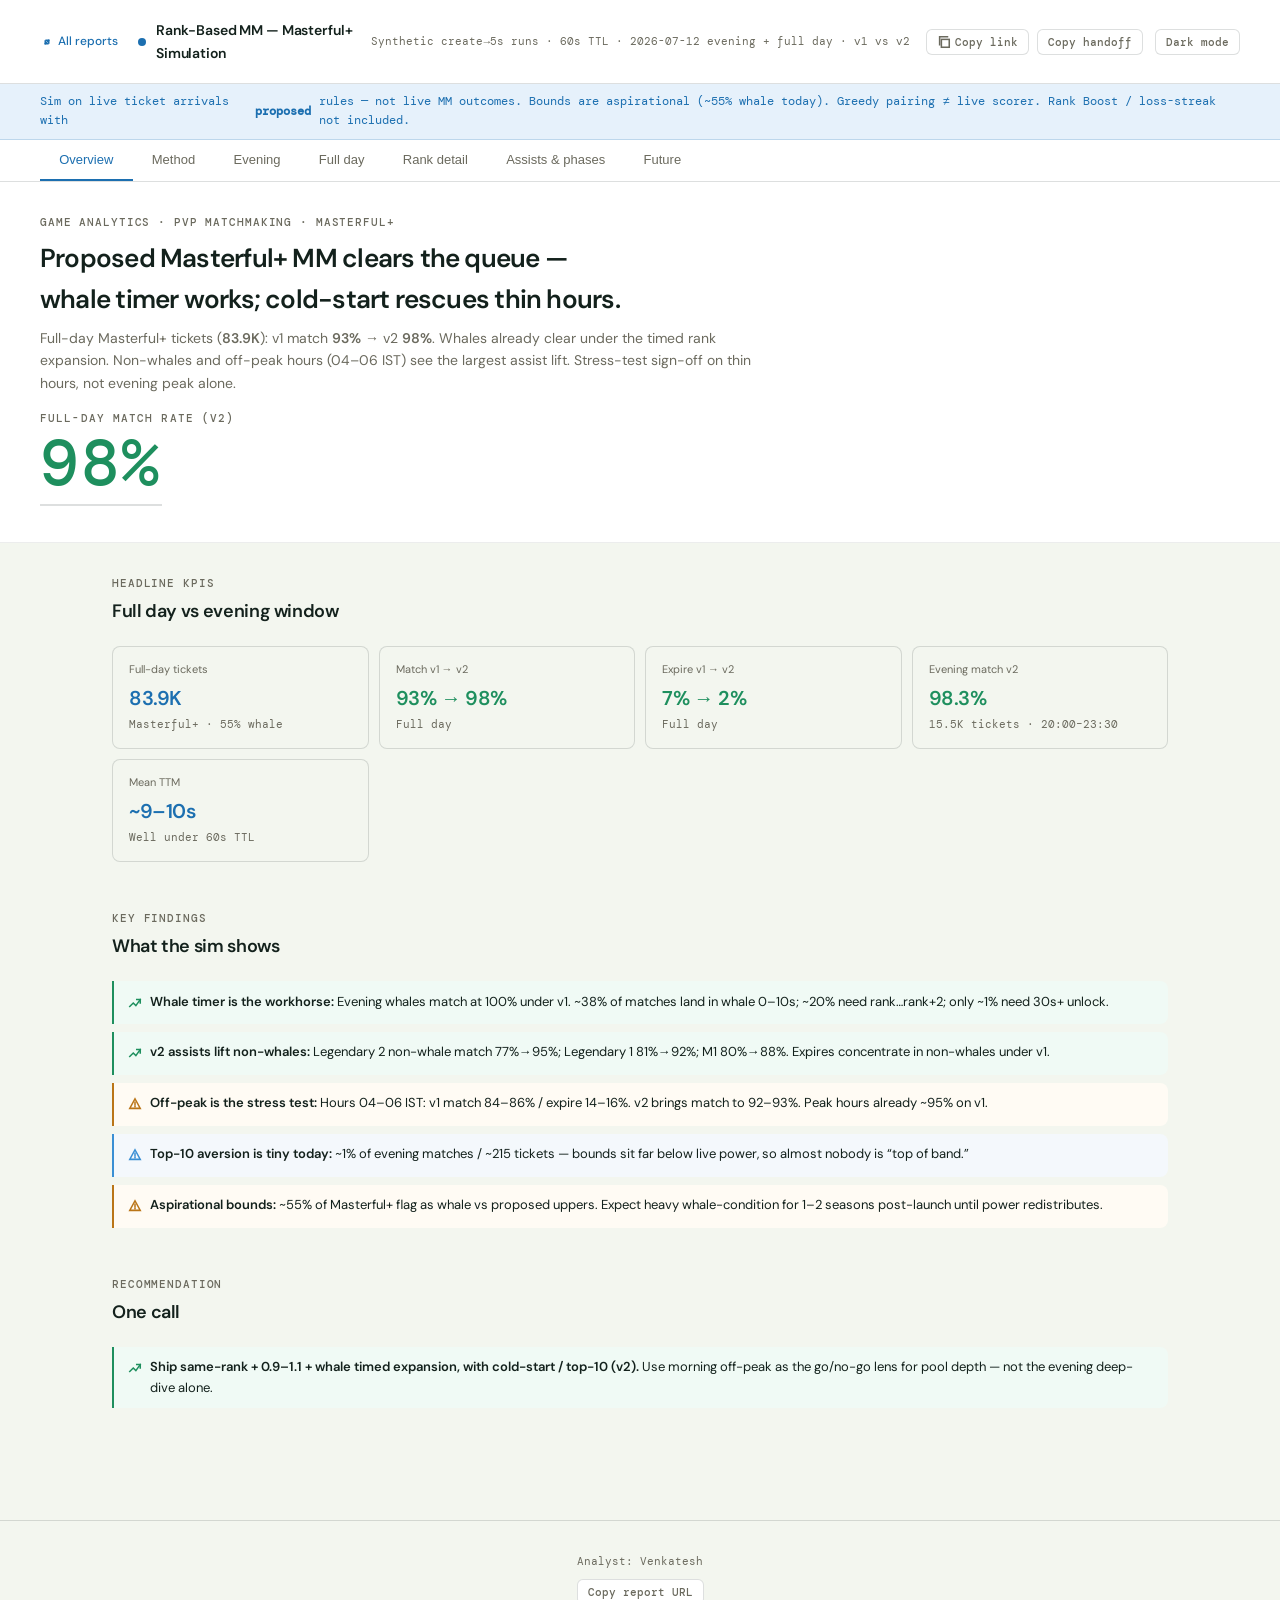
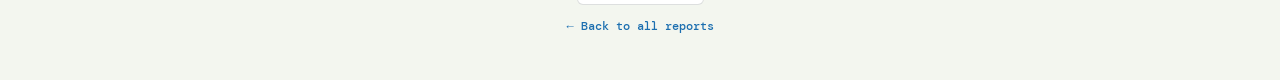
<file: rank_mm_masterful_plus_sim.html>
<!DOCTYPE html>
<html lang="en">
<head>
<meta charset="UTF-8">
<meta name="viewport" content="width=device-width, initial-scale=1.0">
<script>(function(){try{var t=localStorage.getItem('hw-theme');if(t)document.documentElement.setAttribute('data-theme',t);}catch(e){}})();</script>
<title>Rank-Based MM — Masterful+ Simulation</title>
<meta name="description" content="Synthetic sim of proposed Masterful+ rank matchmaking — evening deep-dive + full-day hourly concentration, v1 vs v2 assists.">
<meta property="og:title" content="Rank-Based MM — Masterful+ Simulation">
<meta property="og:description" content="Whale timer clears most whales; cold-start assists rescue non-whales and off-peak hours.">
<meta property="og:url" content="https://saivenkatesh007.github.io/hw-analytics-reports/rank_mm_masterful_plus_sim.html">
<meta property="og:type" content="article">
<link rel="icon" type="image/png" href="kit/favicon.png">
<link rel="stylesheet" href="kit/report.css">
</head>
<body data-report-slug="rank_mm_masterful_plus_sim" data-report-owner="Venkatesh">
<header>
  <div class="brand"><div class="dot"></div><h1>Rank-Based MM — Masterful+ Simulation</h1></div>
  <span class="meta">Synthetic create→5s runs · 60s TTL · 2026-07-12 evening + full day · v1 vs v2</span>
</header>
<div class="caveat-banner">Sim on live ticket arrivals with <strong>proposed</strong> rules — not live MM outcomes. Bounds are aspirational (~55% whale today). Greedy pairing ≠ live scorer. Rank Boost / loss-streak not included.</div>

<div class="tab-bar">
  <button class="tab-btn active" onclick="HWReport.switchTab('overview', this)">Overview</button>
  <button class="tab-btn" onclick="HWReport.switchTab('method', this)">Method</button>
  <button class="tab-btn" onclick="HWReport.switchTab('evening', this)">Evening</button>
  <button class="tab-btn" onclick="HWReport.switchTab('fullday', this)">Full day</button>
  <button class="tab-btn" onclick="HWReport.switchTab('ranks', this)">Rank detail</button>
  <button class="tab-btn" onclick="HWReport.switchTab('assists', this)">Assists &amp; phases</button>
  <button class="tab-btn" onclick="HWReport.switchTab('future', this)">Future</button>
</div>

<div id="tab-overview" class="tab-content active">
  <div class="hero-section">
    <p class="hero-eyebrow">Game Analytics · PvP Matchmaking · Masterful+</p>
    <h2 class="hero-title">Proposed Masterful+ MM clears the queue —<br>whale timer works; cold-start rescues thin hours.</h2>
    <p class="hero-desc">Full-day Masterful+ tickets (<strong>83.9K</strong>): v1 match <strong>93%</strong> → v2 <strong>98%</strong>. Whales already clear under the timed rank expansion. Non-whales and off-peak hours (04–06 IST) see the largest assist lift. Stress-test sign-off on thin hours, not evening peak alone.</p>
    <div class="hero-stat-wrap">
      <p class="stat-scoreboard-label">Full-day match rate (v2)</p>
      <p class="stat-scoreboard up" data-value="98" data-suffix="%" data-decimals="0">98%</p>
    </div>
  </div>
  <main>
    <div class="section">
      <div class="section-header"><p class="section-num">Headline KPIs</p><h3 class="section-title">Full day vs evening window</h3></div>
      <div class="kpi-row">
        <div class="kpi-card"><p class="kpi-label">Full-day tickets</p><p class="kpi-value neutral">83.9K</p><p class="kpi-note">Masterful+ · 55% whale</p></div>
        <div class="kpi-card"><p class="kpi-label">Match v1 → v2</p><p class="kpi-value up">93% → 98%</p><p class="kpi-note">Full day</p></div>
        <div class="kpi-card"><p class="kpi-label">Expire v1 → v2</p><p class="kpi-value up">7% → 2%</p><p class="kpi-note">Full day</p></div>
        <div class="kpi-card"><p class="kpi-label">Evening match v2</p><p class="kpi-value up">98.3%</p><p class="kpi-note">15.5K tickets · 20:00–23:30</p></div>
        <div class="kpi-card"><p class="kpi-label">Mean TTM</p><p class="kpi-value neutral">~9–10s</p><p class="kpi-note">Well under 60s TTL</p></div>
      </div>
    </div>
    <div class="section">
      <div class="section-header"><p class="section-num">Key findings</p><h3 class="section-title">What the sim shows</h3></div>
      <div class="insights">
        <div class="insight good"><strong>Whale timer is the workhorse:</strong> Evening whales match at 100% under v1. ~38% of matches land in whale 0–10s; ~20% need rank…rank+2; only ~1% need 30s+ unlock.</div>
        <div class="insight good"><strong>v2 assists lift non-whales:</strong> Legendary 2 non-whale match 77%→95%; Legendary 1 81%→92%; M1 80%→88%. Expires concentrate in non-whales under v1.</div>
        <div class="insight warn"><strong>Off-peak is the stress test:</strong> Hours 04–06 IST: v1 match 84–86% / expire 14–16%. v2 brings match to 92–93%. Peak hours already ~95% on v1.</div>
        <div class="insight"><strong>Top-10 aversion is tiny today:</strong> ~1% of evening matches / ~215 tickets — bounds sit far below live power, so almost nobody is “top of band.”</div>
        <div class="insight warn"><strong>Aspirational bounds:</strong> ~55% of Masterful+ flag as whale vs proposed uppers. Expect heavy whale-condition for 1–2 seasons post-launch until power redistributes.</div>
      </div>
    </div>
    <div class="section">
      <div class="section-header"><p class="section-num">Recommendation</p><h3 class="section-title">One call</h3></div>
      <div class="insights">
        <div class="insight good"><strong>Ship same-rank + 0.9–1.1 + whale timed expansion, with cold-start / top-10 (v2).</strong> Use morning off-peak as the go/no-go lens for pool depth — not the evening deep-dive alone.</div>
      </div>
    </div>
  </main>
</div>

<div id="tab-method" class="tab-content">
  <main>
    <div class="section">
      <div class="section-header"><p class="section-num">Simulation</p><h3 class="section-title">How pools are built</h3></div>
      <div class="insights">
        <div class="insight"><strong>Source:</strong> <code>albatross_production.create</code> · ARENAS · IS_USER</div>
        <div class="insight"><strong>Engine:</strong> Tickets enter at create time. Every <strong>5s</strong>, still-searching tickets with age &lt; <strong>60s</strong> form a concurrent pool. Greedy 1:1 (oldest first, power ratio closest to 1.0). Unmatched at 60s → expired.</div>
        <div class="insight"><strong>Why not live <code>run</code>:</strong> Live runs are shaped by current MM leavers. Proposed rules may keep a ticket until run 3–4 — so we simulate our own runs from create.</div>
        <div class="insight"><strong>Pool:</strong> pvpLeague ≥ 15 (Remarkable 3 filler for M1 cold-start). All outcome tables are Masterful+ (16–25).</div>
      </div>
    </div>
    <div class="section">
      <div class="section-header"><p class="section-num">Rules</p><h3 class="section-title">v1 vs v2</h3></div>
      <div class="two-col">
        <div class="card">
          <p class="card-title">v1 — same-rank + whale timer</p>
          <div class="insights" id="method-v1"></div>
        </div>
        <div class="card">
          <p class="card-title">v2 — adds cold-start / top-10</p>
          <div class="insights" id="method-v2"></div>
        </div>
      </div>
    </div>
    <div class="section">
      <div class="section-header"><p class="section-num">Windows</p><h3 class="section-title">What each tab uses</h3></div>
      <div id="table-windows"></div>
    </div>
  </main>
</div>

<div id="tab-evening" class="tab-content">
  <main>
    <div class="section">
      <div class="section-header"><p class="section-num">Evening 20:00–23:30</p><h3 class="section-title">Overall v1 vs v2</h3></div>
      <div id="table-eve-overall"></div>
      <div class="two-col section-gap">
        <div class="card"><p class="card-title">Non-whale match % by rank (v1 vs v2)</p><div class="chart-wrap chart-wrap--tall"><canvas id="chart-eve-nw-match"></canvas></div></div>
        <div class="card"><p class="card-title">Whale phase share of matches (v1)</p><div class="chart-wrap chart-wrap--tall"><canvas id="chart-eve-phases"></canvas></div></div>
      </div>
    </div>
    <div class="section">
      <div class="section-header"><p class="section-num">Deltas</p><h3 class="section-title">v2 − v1 by rank × whale</h3></div>
      <div id="table-eve-deltas"></div>
    </div>
    <div class="section">
      <div class="section-header"><p class="section-num">v1 detail</p><h3 class="section-title">Match / expire / TTM by rank × whale</h3></div>
      <div id="table-eve-v1"></div>
    </div>
    <div class="section">
      <div class="section-header"><p class="section-num">v2 detail</p><h3 class="section-title">Match / expire / TTM by rank × whale</h3></div>
      <div id="table-eve-v2"></div>
    </div>
    <div class="section">
      <div class="section-header"><p class="section-num">TTM matched</p><h3 class="section-title">Mean / median / p90 (evening)</h3></div>
      <div class="two-col">
        <div><p class="card-title">v1</p><div id="table-eve-ttm-v1"></div></div>
        <div><p class="card-title">v2</p><div id="table-eve-ttm-v2"></div></div>
      </div>
    </div>
    <div class="section">
      <div class="section-header"><p class="section-num">Expires (v1)</p><h3 class="section-title">All expired tickets were non-whales</h3></div>
      <div id="table-eve-expires"></div>
    </div>
  </main>
</div>

<div id="tab-fullday" class="tab-content">
  <main>
    <div class="section">
      <div class="section-header"><p class="section-num">Full day</p><h3 class="section-title">Day totals</h3></div>
      <div id="table-day-overall"></div>
    </div>
    <div class="section">
      <div class="section-header"><p class="section-num">Concentration</p><h3 class="section-title">Tickets created by IST hour</h3></div>
      <div class="card"><div class="chart-wrap chart-wrap--tall"><canvas id="chart-hourly-tickets"></canvas></div></div>
      <div class="kpi-row section-gap">
        <div class="kpi-card"><p class="kpi-label">Peak hours</p><p class="kpi-value neutral">12 / 22 / 0 / 23</p><p class="kpi-note">~4.8–4.9K tickets/hr · v1 match ~95%</p></div>
        <div class="kpi-card"><p class="kpi-label">Off-peak</p><p class="kpi-value warn">04–06 IST</p><p class="kpi-note">~1.2–1.5K/hr · v1 match 84–86%</p></div>
      </div>
    </div>
    <div class="section">
      <div class="section-header"><p class="section-num">Outcomes by hour</p><h3 class="section-title">Match % and expire % (v1 vs v2)</h3></div>
      <div class="two-col">
        <div class="card"><p class="card-title">Match % by hour</p><div class="chart-wrap chart-wrap--tall"><canvas id="chart-hourly-match"></canvas></div></div>
        <div class="card"><p class="card-title">Expire % by hour</p><div class="chart-wrap chart-wrap--tall"><canvas id="chart-hourly-expire"></canvas></div></div>
      </div>
      <div class="card section-gap"><p class="card-title">Mean TTM by hour</p><div class="chart-wrap"><canvas id="chart-hourly-ttm"></canvas></div></div>
    </div>
    <div class="section">
      <div class="section-header"><p class="section-num">Compare</p><h3 class="section-title">Full hourly v1 vs v2</h3></div>
      <div id="table-hourly-compare"></div>
    </div>
    <div class="section">
      <div class="section-header"><p class="section-num">Biggest v2 lifts</p><h3 class="section-title">Hours where assists help most</h3></div>
      <div id="table-best-deltas"></div>
    </div>
    <div class="section">
      <div class="section-header"><p class="section-num">Assists by hour</p><h3 class="section-title">v2 matched tickets by assist mode</h3></div>
      <div class="card"><div class="chart-wrap chart-wrap--tall"><canvas id="chart-assist-hour"></canvas></div></div>
      <div id="table-assist-hour" class="section-gap"></div>
    </div>
  </main>
</div>

<div id="tab-ranks" class="tab-content">
  <main>
    <div class="section">
      <div class="section-header"><p class="section-num">Non-whale pain</p><h3 class="section-title">Evening expire rate — where v1 struggles</h3></div>
      <div class="card"><div class="chart-wrap chart-wrap--tall"><canvas id="chart-nw-expire"></canvas></div></div>
      <div class="insights section-gap">
        <div class="insight bad"><strong>v1 non-whale expires pile up at Legendary:</strong> L2 23%, L1 19%, L3 15%, M1 20%. Whales: 0% expire.</div>
        <div class="insight good"><strong>v2 cuts those expires sharply:</strong> L2 23→5, L1 19→8, L3 15→4, M1 20→12 (pp).</div>
      </div>
    </div>
    <div class="section">
      <div class="section-header"><p class="section-num">Full rank tables</p><h3 class="section-title">Evening v1 / v2 side by side</h3></div>
      <div id="table-rank-full"></div>
    </div>
  </main>
</div>

<div id="tab-assists" class="tab-content">
  <main>
    <div class="section">
      <div class="section-header"><p class="section-num">Whale phases</p><h3 class="section-title">When whales match (evening v1)</h3></div>
      <div id="table-phases"></div>
      <div id="table-phase-rank" class="section-gap"></div>
      <div id="table-cross-rank" class="section-gap"></div>
    </div>
    <div class="section">
      <div class="section-header"><p class="section-num">Assist mix</p><h3 class="section-title">How v2 matches resolve (evening)</h3></div>
      <div class="card"><div class="chart-wrap"><canvas id="chart-assist-mix"></canvas></div></div>
      <div id="table-assist-mix" class="section-gap"></div>
      <div id="table-assist-rank" class="section-gap"></div>
      <div id="table-assist-cross" class="section-gap"></div>
    </div>
  </main>
</div>

<div id="tab-future" class="tab-content">
  <main>
    <div class="section">
      <div class="section-header"><p class="section-num">Living report</p><h3 class="section-title">Next appends</h3></div>
      <div class="insights">
        <div class="insight"><strong>This report is designed to grow.</strong> New analyses land as new tabs + JSON blocks under the same slug — no rewrite of Overview.</div>
      </div>
      <div id="table-roadmap" class="section-gap"></div>
    </div>
  </main>
</div>

<footer></footer>
<script src="kit/theme.js"></script>
<script src="kit/icons.js"></script>
<script src="kit/chart.umd.js"></script>
<script src="kit/charts.js"></script>
<script src="kit/tables.js"></script>
<script src="kit/report.js"></script>
<script>
const DD = {"meta":{"title":"Rank-Based MM \u2014 Masterful+ Simulation","slug":"rank_mm_masterful_plus_sim","meta_line":"Synthetic create\u21925s runs \u00b7 60s TTL \u00b7 2026-07-12 evening + full day \u00b7 v1 vs v2 assists","date_range":"2026-07-12","filters":"ARENAS, IS_USER, pool pvpLeague\u226515, focal Masterful+ (16\u201325)","source_notebook":"Rank Based MM Synthetic Runs.ipynb; Rank Based MM Synthetic Runs [Full Day Hourly].ipynb","owner":"Venkatesh","date":"2026-07-14","date_label":"Jul 12, 2026","tags":["matchmaking","rank-based-mm","masterful","simulation"],"thesis":"Ship Masterful+ rank MM with whale timer; add cold-start/top-10 assists \u2014 biggest lift for non-whales and off-peak hours.","description":"Extensive sim of proposed Masterful+ matchmaking: evening deep-dive + full-day hourly concentration, v1 vs v2.","handoff":"handoffs/rank_mm_masterful_plus_sim.txt"},"overall":{"evening_tickets":15464,"evening_match_v1":94.7,"evening_match_v2":98.3,"evening_expire_v1":5.3,"evening_expire_v2":1.7,"evening_ttm_v1":10,"evening_ttm_v2":9,"fullday_tickets":83854,"fullday_pct_whale":55,"fullday_match_v1":93,"fullday_match_v2":98,"fullday_expire_v1":7,"fullday_expire_v2":2,"fullday_ttm_v1":10,"fullday_ttm_v2":9,"ttl_s":60,"run_every_s":5},"thesis":{"headline":"Proposed Masterful+ MM clears the queue \u2014 whale timer is the workhorse; cold-start rescues non-whales and thin hours.","recommendation":"Proceed with same-rank + 0.9\u20131.1 + whale timed expansion; include cold-start / top-10 assists (v2). Stress-test sign-off on off-peak hours (04\u201306 IST), not evening peak alone.","caveats":["Power bounds are aspirational end-state anchors \u2014 ~55% of today's Masterful+ tickets flag as whale.","Cold-start / top-10 marks use those same bounds, not live empirical quantiles.","Synthetic greedy pairing \u2260 live MM scorer; Rank Boost / Dynamic Rep / loss-streak not in this sim."]},"method":{"source":"albatross_production.create","pool":"pvpLeague \u2265 15 (Remarkable 3 filler for M1 cold-start); stats on Masterful+ only","engine":"Every 5s, active unmatched tickets with age < 60s form a pool; greedy 1:1 oldest-first, closest power ratio to 1.0","v1":["Same-rank opponents","Power band opp/self \u2208 [0.9, 1.1]","Whale: 0\u201310s same-rank; 10\u201330s rank\u2026rank+2; 30s+ any Masterful+","Titan: never whale"],"v2":["Everything in v1","Cold-start (<10% mark): 60% one-rank-below / 40% same-rank","Top-10: 60% one-rank-above / 40% same-rank (not Titan)","Priority: whale \u2192 cold-start \u2192 top10 \u2192 same-rank"],"windows":{"evening":"2026-07-12 20:00\u201323:30 IST","fullday":"2026-07-12 00:00\u201323:59 IST"}},"evening":{"overall":[{"mode":"v1","tickets":15464,"pct_matched":95,"pct_expired":5,"mean_ttm_s":10,"median_ttm_s":5},{"mode":"v2","tickets":15464,"pct_matched":98,"pct_expired":2,"mean_ttm_s":9,"median_ttm_s":5}],"by_rank_whale_v1":[{"rank":"Masterful 1","is_whale":false,"tickets":510,"pct_matched":80,"pct_expired":20,"mean_ttm_s":13,"median_ttm_s":4,"mean_proposals":1},{"rank":"Masterful 1","is_whale":true,"tickets":2822,"pct_matched":100,"pct_expired":0,"mean_ttm_s":7,"median_ttm_s":5,"mean_proposals":2},{"rank":"Masterful 2","is_whale":false,"tickets":385,"pct_matched":94,"pct_expired":6,"mean_ttm_s":12,"median_ttm_s":5,"mean_proposals":1},{"rank":"Masterful 2","is_whale":true,"tickets":2338,"pct_matched":100,"pct_expired":0,"mean_ttm_s":7,"median_ttm_s":4,"mean_proposals":1},{"rank":"Masterful 3","is_whale":false,"tickets":441,"pct_matched":93,"pct_expired":7,"mean_ttm_s":12,"median_ttm_s":6,"mean_proposals":1},{"rank":"Masterful 3","is_whale":true,"tickets":1537,"pct_matched":100,"pct_expired":0,"mean_ttm_s":7,"median_ttm_s":5,"mean_proposals":1},{"rank":"Supreme 1","is_whale":false,"tickets":640,"pct_matched":93,"pct_expired":7,"mean_ttm_s":11,"median_ttm_s":4,"mean_proposals":1},{"rank":"Supreme 1","is_whale":true,"tickets":962,"pct_matched":100,"pct_expired":0,"mean_ttm_s":8,"median_ttm_s":6,"mean_proposals":1},{"rank":"Supreme 2","is_whale":false,"tickets":715,"pct_matched":94,"pct_expired":6,"mean_ttm_s":12,"median_ttm_s":4,"mean_proposals":1},{"rank":"Supreme 2","is_whale":true,"tickets":555,"pct_matched":100,"pct_expired":0,"mean_ttm_s":10,"median_ttm_s":10,"mean_proposals":1},{"rank":"Supreme 3","is_whale":false,"tickets":690,"pct_matched":89,"pct_expired":11,"mean_ttm_s":12,"median_ttm_s":4,"mean_proposals":1},{"rank":"Supreme 3","is_whale":true,"tickets":297,"pct_matched":100,"pct_expired":0,"mean_ttm_s":10,"median_ttm_s":9,"mean_proposals":1},{"rank":"Legendary 1","is_whale":false,"tickets":662,"pct_matched":81,"pct_expired":19,"mean_ttm_s":14,"median_ttm_s":4,"mean_proposals":1},{"rank":"Legendary 1","is_whale":true,"tickets":82,"pct_matched":100,"pct_expired":0,"mean_ttm_s":10,"median_ttm_s":10,"mean_proposals":1},{"rank":"Legendary 2","is_whale":false,"tickets":555,"pct_matched":77,"pct_expired":23,"mean_ttm_s":15,"median_ttm_s":4,"mean_proposals":1},{"rank":"Legendary 2","is_whale":true,"tickets":26,"pct_matched":100,"pct_expired":0,"mean_ttm_s":17,"median_ttm_s":12,"mean_proposals":1},{"rank":"Legendary 3","is_whale":false,"tickets":1039,"pct_matched":85,"pct_expired":15,"mean_ttm_s":14,"median_ttm_s":4,"mean_proposals":1},{"rank":"Titan","is_whale":false,"tickets":1208,"pct_matched":93,"pct_expired":7,"mean_ttm_s":12,"median_ttm_s":4,"mean_proposals":1}],"by_rank_whale_v2":[{"rank":"Masterful 1","is_whale":false,"tickets":510,"pct_matched":88,"pct_expired":12,"mean_ttm_s":10,"median_ttm_s":5,"mean_proposals":1},{"rank":"Masterful 1","is_whale":true,"tickets":2822,"pct_matched":100,"pct_expired":0,"mean_ttm_s":7,"median_ttm_s":4,"mean_proposals":2},{"rank":"Masterful 2","is_whale":false,"tickets":385,"pct_matched":98,"pct_expired":2,"mean_ttm_s":10,"median_ttm_s":5,"mean_proposals":1},{"rank":"Masterful 2","is_whale":true,"tickets":2338,"pct_matched":100,"pct_expired":0,"mean_ttm_s":7,"median_ttm_s":4,"mean_proposals":1},{"rank":"Masterful 3","is_whale":false,"tickets":441,"pct_matched":99,"pct_expired":1,"mean_ttm_s":10,"median_ttm_s":5,"mean_proposals":1},{"rank":"Masterful 3","is_whale":true,"tickets":1537,"pct_matched":100,"pct_expired":0,"mean_ttm_s":7,"median_ttm_s":5,"mean_proposals":1},{"rank":"Supreme 1","is_whale":false,"tickets":640,"pct_matched":99,"pct_expired":1,"mean_ttm_s":9,"median_ttm_s":5,"mean_proposals":1},{"rank":"Supreme 1","is_whale":true,"tickets":962,"pct_matched":100,"pct_expired":0,"mean_ttm_s":8,"median_ttm_s":6,"mean_proposals":1},{"rank":"Supreme 2","is_whale":false,"tickets":715,"pct_matched":99,"pct_expired":1,"mean_ttm_s":9,"median_ttm_s":5,"mean_proposals":1},{"rank":"Supreme 2","is_whale":true,"tickets":555,"pct_matched":100,"pct_expired":0,"mean_ttm_s":10,"median_ttm_s":9,"mean_proposals":1},{"rank":"Supreme 3","is_whale":false,"tickets":690,"pct_matched":98,"pct_expired":2,"mean_ttm_s":9,"median_ttm_s":5,"mean_proposals":1},{"rank":"Supreme 3","is_whale":true,"tickets":297,"pct_matched":100,"pct_expired":0,"mean_ttm_s":11,"median_ttm_s":9,"mean_proposals":1},{"rank":"Legendary 1","is_whale":false,"tickets":662,"pct_matched":92,"pct_expired":8,"mean_ttm_s":11,"median_ttm_s":7,"mean_proposals":1},{"rank":"Legendary 1","is_whale":true,"tickets":82,"pct_matched":100,"pct_expired":0,"mean_ttm_s":11,"median_ttm_s":11,"mean_proposals":1},{"rank":"Legendary 2","is_whale":false,"tickets":555,"pct_matched":95,"pct_expired":5,"mean_ttm_s":11,"median_ttm_s":5,"mean_proposals":1},{"rank":"Legendary 2","is_whale":true,"tickets":26,"pct_matched":100,"pct_expired":0,"mean_ttm_s":15,"median_ttm_s":12,"mean_proposals":1},{"rank":"Legendary 3","is_whale":false,"tickets":1039,"pct_matched":96,"pct_expired":4,"mean_ttm_s":10,"median_ttm_s":6,"mean_proposals":1},{"rank":"Titan","is_whale":false,"tickets":1208,"pct_matched":97,"pct_expired":3,"mean_ttm_s":12,"median_ttm_s":7,"mean_proposals":1}],"ttm_matched_v1":[{"rank":"Masterful 1","is_whale":false,"matched":407,"mean_ttm_s":13,"median_ttm_s":4,"p90_ttm_s":36},{"rank":"Masterful 1","is_whale":true,"matched":2822,"mean_ttm_s":7,"median_ttm_s":5,"p90_ttm_s":14},{"rank":"Masterful 2","is_whale":false,"matched":360,"mean_ttm_s":12,"median_ttm_s":5,"p90_ttm_s":35},{"rank":"Masterful 2","is_whale":true,"matched":2338,"mean_ttm_s":7,"median_ttm_s":4,"p90_ttm_s":14},{"rank":"Masterful 3","is_whale":false,"matched":411,"mean_ttm_s":12,"median_ttm_s":6,"p90_ttm_s":33},{"rank":"Masterful 3","is_whale":true,"matched":1537,"mean_ttm_s":7,"median_ttm_s":5,"p90_ttm_s":14},{"rank":"Supreme 1","is_whale":false,"matched":597,"mean_ttm_s":11,"median_ttm_s":4,"p90_ttm_s":32},{"rank":"Supreme 1","is_whale":true,"matched":962,"mean_ttm_s":8,"median_ttm_s":6,"p90_ttm_s":15},{"rank":"Supreme 2","is_whale":false,"matched":671,"mean_ttm_s":12,"median_ttm_s":4,"p90_ttm_s":36},{"rank":"Supreme 2","is_whale":true,"matched":555,"mean_ttm_s":10,"median_ttm_s":10,"p90_ttm_s":23},{"rank":"Supreme 3","is_whale":false,"matched":612,"mean_ttm_s":12,"median_ttm_s":4,"p90_ttm_s":36},{"rank":"Supreme 3","is_whale":true,"matched":297,"mean_ttm_s":10,"median_ttm_s":9,"p90_ttm_s":25},{"rank":"Legendary 1","is_whale":false,"matched":536,"mean_ttm_s":14,"median_ttm_s":4,"p90_ttm_s":43},{"rank":"Legendary 1","is_whale":true,"matched":82,"mean_ttm_s":10,"median_ttm_s":10,"p90_ttm_s":22},{"rank":"Legendary 2","is_whale":false,"matched":427,"mean_ttm_s":15,"median_ttm_s":4,"p90_ttm_s":46},{"rank":"Legendary 2","is_whale":true,"matched":26,"mean_ttm_s":17,"median_ttm_s":12,"p90_ttm_s":32},{"rank":"Legendary 3","is_whale":false,"matched":884,"mean_ttm_s":14,"median_ttm_s":4,"p90_ttm_s":41},{"rank":"Titan","is_whale":false,"matched":1124,"mean_ttm_s":12,"median_ttm_s":4,"p90_ttm_s":35}],"ttm_matched_v2":[{"rank":"Masterful 1","is_whale":false,"matched":448,"mean_ttm_s":10,"median_ttm_s":5,"p90_ttm_s":27},{"rank":"Masterful 1","is_whale":true,"matched":2822,"mean_ttm_s":7,"median_ttm_s":4,"p90_ttm_s":14},{"rank":"Masterful 2","is_whale":false,"matched":377,"mean_ttm_s":10,"median_ttm_s":5,"p90_ttm_s":28},{"rank":"Masterful 2","is_whale":true,"matched":2338,"mean_ttm_s":7,"median_ttm_s":4,"p90_ttm_s":14},{"rank":"Masterful 3","is_whale":false,"matched":435,"mean_ttm_s":10,"median_ttm_s":5,"p90_ttm_s":25},{"rank":"Masterful 3","is_whale":true,"matched":1536,"mean_ttm_s":7,"median_ttm_s":5,"p90_ttm_s":14},{"rank":"Supreme 1","is_whale":false,"matched":634,"mean_ttm_s":9,"median_ttm_s":5,"p90_ttm_s":23},{"rank":"Supreme 1","is_whale":true,"matched":962,"mean_ttm_s":8,"median_ttm_s":6,"p90_ttm_s":16},{"rank":"Supreme 2","is_whale":false,"matched":707,"mean_ttm_s":9,"median_ttm_s":5,"p90_ttm_s":23},{"rank":"Supreme 2","is_whale":true,"matched":555,"mean_ttm_s":10,"median_ttm_s":9,"p90_ttm_s":24},{"rank":"Supreme 3","is_whale":false,"matched":673,"mean_ttm_s":9,"median_ttm_s":5,"p90_ttm_s":24},{"rank":"Supreme 3","is_whale":true,"matched":297,"mean_ttm_s":11,"median_ttm_s":9,"p90_ttm_s":28},{"rank":"Legendary 1","is_whale":false,"matched":612,"mean_ttm_s":11,"median_ttm_s":7,"p90_ttm_s":30},{"rank":"Legendary 1","is_whale":true,"matched":82,"mean_ttm_s":11,"median_ttm_s":11,"p90_ttm_s":21},{"rank":"Legendary 2","is_whale":false,"matched":529,"mean_ttm_s":11,"median_ttm_s":5,"p90_ttm_s":31},{"rank":"Legendary 2","is_whale":true,"matched":26,"mean_ttm_s":15,"median_ttm_s":12,"p90_ttm_s":28},{"rank":"Legendary 3","is_whale":false,"matched":998,"mean_ttm_s":10,"median_ttm_s":6,"p90_ttm_s":28},{"rank":"Titan","is_whale":false,"matched":1169,"mean_ttm_s":12,"median_ttm_s":7,"p90_ttm_s":32}],"deltas":[{"rank":"Masterful 1","is_whale":false,"pct_matched_v1":80,"pct_matched_v2":88,"pct_matched_delta":8,"pct_expired_v1":20,"pct_expired_v2":12,"pct_expired_delta":-8,"mean_ttm_v1":13,"mean_ttm_v2":10,"mean_ttm_delta":-3},{"rank":"Masterful 1","is_whale":true,"pct_matched_v1":100,"pct_matched_v2":100,"pct_matched_delta":0,"pct_expired_v1":0,"pct_expired_v2":0,"pct_expired_delta":0,"mean_ttm_v1":7,"mean_ttm_v2":7,"mean_ttm_delta":0},{"rank":"Masterful 2","is_whale":false,"pct_matched_v1":94,"pct_matched_v2":98,"pct_matched_delta":4,"pct_expired_v1":6,"pct_expired_v2":2,"pct_expired_delta":-4,"mean_ttm_v1":12,"mean_ttm_v2":10,"mean_ttm_delta":-2},{"rank":"Masterful 2","is_whale":true,"pct_matched_v1":100,"pct_matched_v2":100,"pct_matched_delta":0,"pct_expired_v1":0,"pct_expired_v2":0,"pct_expired_delta":0,"mean_ttm_v1":7,"mean_ttm_v2":7,"mean_ttm_delta":0},{"rank":"Masterful 3","is_whale":false,"pct_matched_v1":93,"pct_matched_v2":99,"pct_matched_delta":5,"pct_expired_v1":7,"pct_expired_v2":1,"pct_expired_delta":-5,"mean_ttm_v1":12,"mean_ttm_v2":10,"mean_ttm_delta":-2},{"rank":"Masterful 3","is_whale":true,"pct_matched_v1":100,"pct_matched_v2":100,"pct_matched_delta":0,"pct_expired_v1":0,"pct_expired_v2":0,"pct_expired_delta":0,"mean_ttm_v1":7,"mean_ttm_v2":7,"mean_ttm_delta":0},{"rank":"Supreme 1","is_whale":false,"pct_matched_v1":93,"pct_matched_v2":99,"pct_matched_delta":6,"pct_expired_v1":7,"pct_expired_v2":1,"pct_expired_delta":-6,"mean_ttm_v1":11,"mean_ttm_v2":9,"mean_ttm_delta":-2},{"rank":"Supreme 1","is_whale":true,"pct_matched_v1":100,"pct_matched_v2":100,"pct_matched_delta":0,"pct_expired_v1":0,"pct_expired_v2":0,"pct_expired_delta":0,"mean_ttm_v1":8,"mean_ttm_v2":8,"mean_ttm_delta":0},{"rank":"Supreme 2","is_whale":false,"pct_matched_v1":94,"pct_matched_v2":99,"pct_matched_delta":5,"pct_expired_v1":6,"pct_expired_v2":1,"pct_expired_delta":-5,"mean_ttm_v1":12,"mean_ttm_v2":9,"mean_ttm_delta":-3},{"rank":"Supreme 2","is_whale":true,"pct_matched_v1":100,"pct_matched_v2":100,"pct_matched_delta":0,"pct_expired_v1":0,"pct_expired_v2":0,"pct_expired_delta":0,"mean_ttm_v1":10,"mean_ttm_v2":10,"mean_ttm_delta":0},{"rank":"Supreme 3","is_whale":false,"pct_matched_v1":89,"pct_matched_v2":98,"pct_matched_delta":9,"pct_expired_v1":11,"pct_expired_v2":2,"pct_expired_delta":-9,"mean_ttm_v1":12,"mean_ttm_v2":9,"mean_ttm_delta":-3},{"rank":"Supreme 3","is_whale":true,"pct_matched_v1":100,"pct_matched_v2":100,"pct_matched_delta":0,"pct_expired_v1":0,"pct_expired_v2":0,"pct_expired_delta":0,"mean_ttm_v1":10,"mean_ttm_v2":11,"mean_ttm_delta":1},{"rank":"Legendary 1","is_whale":false,"pct_matched_v1":81,"pct_matched_v2":92,"pct_matched_delta":11,"pct_expired_v1":19,"pct_expired_v2":8,"pct_expired_delta":-11,"mean_ttm_v1":14,"mean_ttm_v2":11,"mean_ttm_delta":-2},{"rank":"Legendary 1","is_whale":true,"pct_matched_v1":100,"pct_matched_v2":100,"pct_matched_delta":0,"pct_expired_v1":0,"pct_expired_v2":0,"pct_expired_delta":0,"mean_ttm_v1":10,"mean_ttm_v2":11,"mean_ttm_delta":0},{"rank":"Legendary 2","is_whale":false,"pct_matched_v1":77,"pct_matched_v2":95,"pct_matched_delta":18,"pct_expired_v1":23,"pct_expired_v2":5,"pct_expired_delta":-18,"mean_ttm_v1":15,"mean_ttm_v2":11,"mean_ttm_delta":-4},{"rank":"Legendary 2","is_whale":true,"pct_matched_v1":100,"pct_matched_v2":100,"pct_matched_delta":0,"pct_expired_v1":0,"pct_expired_v2":0,"pct_expired_delta":0,"mean_ttm_v1":17,"mean_ttm_v2":15,"mean_ttm_delta":-2},{"rank":"Legendary 3","is_whale":false,"pct_matched_v1":85,"pct_matched_v2":96,"pct_matched_delta":11,"pct_expired_v1":15,"pct_expired_v2":4,"pct_expired_delta":-11,"mean_ttm_v1":14,"mean_ttm_v2":10,"mean_ttm_delta":-3},{"rank":"Titan","is_whale":false,"pct_matched_v1":93,"pct_matched_v2":97,"pct_matched_delta":4,"pct_expired_v1":7,"pct_expired_v2":3,"pct_expired_delta":-4,"mean_ttm_v1":12,"mean_ttm_v2":12,"mean_ttm_delta":0}],"whale_phases":[{"phase":"non_whale","tickets":6029,"mean_ttm_s":13,"median_ttm_s":4,"mean_proposals":1,"pct_whale":0,"share_of_matches":41},{"phase":"whale_0_10","tickets":5546,"mean_ttm_s":3,"median_ttm_s":3,"mean_proposals":1,"pct_whale":100,"share_of_matches":38},{"phase":"whale_10_30","tickets":2937,"mean_ttm_s":14,"median_ttm_s":13,"mean_proposals":2,"pct_whale":100,"share_of_matches":20},{"phase":"whale_30_plus","tickets":136,"mean_ttm_s":33,"median_ttm_s":32,"mean_proposals":3,"pct_whale":100,"share_of_matches":1}],"phase_by_rank":[{"rank":"Masterful 1","phase":"non_whale","tickets":407,"mean_ttm_s":13},{"rank":"Masterful 1","phase":"whale_0_10","tickets":1889,"mean_ttm_s":3},{"rank":"Masterful 1","phase":"whale_10_30","tickets":918,"mean_ttm_s":14},{"rank":"Masterful 1","phase":"whale_30_plus","tickets":15,"mean_ttm_s":32},{"rank":"Masterful 2","phase":"non_whale","tickets":360,"mean_ttm_s":12},{"rank":"Masterful 2","phase":"whale_0_10","tickets":1607,"mean_ttm_s":3},{"rank":"Masterful 2","phase":"whale_10_30","tickets":707,"mean_ttm_s":14},{"rank":"Masterful 2","phase":"whale_30_plus","tickets":24,"mean_ttm_s":32},{"rank":"Masterful 3","phase":"non_whale","tickets":411,"mean_ttm_s":12},{"rank":"Masterful 3","phase":"whale_0_10","tickets":997,"mean_ttm_s":3},{"rank":"Masterful 3","phase":"whale_10_30","tickets":525,"mean_ttm_s":14},{"rank":"Masterful 3","phase":"whale_30_plus","tickets":15,"mean_ttm_s":33},{"rank":"Supreme 1","phase":"non_whale","tickets":597,"mean_ttm_s":11},{"rank":"Supreme 1","phase":"whale_0_10","tickets":578,"mean_ttm_s":3},{"rank":"Supreme 1","phase":"whale_10_30","tickets":371,"mean_ttm_s":14},{"rank":"Supreme 1","phase":"whale_30_plus","tickets":13,"mean_ttm_s":33},{"rank":"Supreme 2","phase":"non_whale","tickets":671,"mean_ttm_s":12},{"rank":"Supreme 2","phase":"whale_0_10","tickets":274,"mean_ttm_s":3},{"rank":"Supreme 2","phase":"whale_10_30","tickets":243,"mean_ttm_s":15},{"rank":"Supreme 2","phase":"whale_30_plus","tickets":38,"mean_ttm_s":32},{"rank":"Supreme 3","phase":"non_whale","tickets":612,"mean_ttm_s":12},{"rank":"Supreme 3","phase":"whale_0_10","tickets":157,"mean_ttm_s":3},{"rank":"Supreme 3","phase":"whale_10_30","tickets":120,"mean_ttm_s":16},{"rank":"Supreme 3","phase":"whale_30_plus","tickets":20,"mean_ttm_s":32},{"rank":"Legendary 1","phase":"non_whale","tickets":536,"mean_ttm_s":14},{"rank":"Legendary 1","phase":"whale_0_10","tickets":38,"mean_ttm_s":4},{"rank":"Legendary 1","phase":"whale_10_30","tickets":39,"mean_ttm_s":14},{"rank":"Legendary 1","phase":"whale_30_plus","tickets":5,"mean_ttm_s":32},{"rank":"Legendary 2","phase":"non_whale","tickets":427,"mean_ttm_s":15},{"rank":"Legendary 2","phase":"whale_0_10","tickets":6,"mean_ttm_s":4},{"rank":"Legendary 2","phase":"whale_10_30","tickets":14,"mean_ttm_s":14},{"rank":"Legendary 2","phase":"whale_30_plus","tickets":6,"mean_ttm_s":36},{"rank":"Legendary 3","phase":"non_whale","tickets":884,"mean_ttm_s":14},{"rank":"Titan","phase":"non_whale","tickets":1124,"mean_ttm_s":12}],"expires_v1":[{"rank":"Masterful 1","is_whale":false,"expired":103},{"rank":"Masterful 2","is_whale":false,"expired":25},{"rank":"Masterful 3","is_whale":false,"expired":30},{"rank":"Supreme 1","is_whale":false,"expired":43},{"rank":"Supreme 2","is_whale":false,"expired":44},{"rank":"Supreme 3","is_whale":false,"expired":78},{"rank":"Legendary 1","is_whale":false,"expired":126},{"rank":"Legendary 2","is_whale":false,"expired":128},{"rank":"Legendary 3","is_whale":false,"expired":155},{"rank":"Titan","is_whale":false,"expired":84}],"cross_rank_v1":[{"phase":"non_whale","same_rank":true,"pairs":2667},{"phase":"whale_0_10","same_rank":true,"pairs":1871},{"phase":"whale_10_30","same_rank":false,"pairs":1927},{"phase":"whale_10_30","same_rank":true,"pairs":725},{"phase":"whale_30_plus","same_rank":false,"pairs":127},{"phase":"whale_30_plus","same_rank":true,"pairs":7}],"assist_mix":[{"assist":"none","tickets":1176,"mean_ttm_s":10,"median_ttm_s":5,"mean_proposals":1,"share_of_matches":8},{"assist":"cold_start","tickets":5192,"mean_ttm_s":11,"median_ttm_s":6,"mean_proposals":1,"share_of_matches":34},{"assist":"top10","tickets":214,"mean_ttm_s":9,"median_ttm_s":4,"mean_proposals":1,"share_of_matches":1},{"assist":"whale","tickets":8618,"mean_ttm_s":7,"median_ttm_s":5,"mean_proposals":1,"share_of_matches":57}],"assist_by_rank":[{"rank":"Masterful 1","assist":"none","tickets":169,"mean_ttm_s":12},{"rank":"Masterful 1","assist":"cold_start","tickets":239,"mean_ttm_s":9},{"rank":"Masterful 1","assist":"top10","tickets":40,"mean_ttm_s":7},{"rank":"Masterful 1","assist":"whale","tickets":2822,"mean_ttm_s":7},{"rank":"Masterful 2","assist":"none","tickets":162,"mean_ttm_s":11},{"rank":"Masterful 2","assist":"cold_start","tickets":201,"mean_ttm_s":10},{"rank":"Masterful 2","assist":"top10","tickets":14,"mean_ttm_s":8},{"rank":"Masterful 2","assist":"whale","tickets":2338,"mean_ttm_s":7},{"rank":"Masterful 3","assist":"none","tickets":179,"mean_ttm_s":9},{"rank":"Masterful 3","assist":"cold_start","tickets":229,"mean_ttm_s":10},{"rank":"Masterful 3","assist":"top10","tickets":27,"mean_ttm_s":9},{"rank":"Masterful 3","assist":"whale","tickets":1536,"mean_ttm_s":7},{"rank":"Supreme 1","assist":"none","tickets":208,"mean_ttm_s":7},{"rank":"Supreme 1","assist":"cold_start","tickets":396,"mean_ttm_s":10},{"rank":"Supreme 1","assist":"top10","tickets":30,"mean_ttm_s":9},{"rank":"Supreme 1","assist":"whale","tickets":962,"mean_ttm_s":8},{"rank":"Supreme 2","assist":"none","tickets":156,"mean_ttm_s":9},{"rank":"Supreme 2","assist":"cold_start","tickets":515,"mean_ttm_s":9},{"rank":"Supreme 2","assist":"top10","tickets":36,"mean_ttm_s":8},{"rank":"Supreme 2","assist":"whale","tickets":555,"mean_ttm_s":10},{"rank":"Supreme 3","assist":"none","tickets":115,"mean_ttm_s":10},{"rank":"Supreme 3","assist":"cold_start","tickets":540,"mean_ttm_s":9},{"rank":"Supreme 3","assist":"top10","tickets":18,"mean_ttm_s":11},{"rank":"Supreme 3","assist":"whale","tickets":297,"mean_ttm_s":11},{"rank":"Legendary 1","assist":"none","tickets":55,"mean_ttm_s":11},{"rank":"Legendary 1","assist":"cold_start","tickets":516,"mean_ttm_s":12},{"rank":"Legendary 1","assist":"top10","tickets":41,"mean_ttm_s":9},{"rank":"Legendary 1","assist":"whale","tickets":82,"mean_ttm_s":11},{"rank":"Legendary 2","assist":"none","tickets":57,"mean_ttm_s":13},{"rank":"Legendary 2","assist":"cold_start","tickets":464,"mean_ttm_s":11},{"rank":"Legendary 2","assist":"top10","tickets":8,"mean_ttm_s":13},{"rank":"Legendary 2","assist":"whale","tickets":26,"mean_ttm_s":15},{"rank":"Legendary 3","assist":"none","tickets":75,"mean_ttm_s":10},{"rank":"Legendary 3","assist":"cold_start","tickets":923,"mean_ttm_s":10},{"rank":"Titan","assist":"cold_start","tickets":1169,"mean_ttm_s":12}],"assist_cross_rank":[{"assist":"cold_start","same_rank":false,"pairs":1640},{"assist":"cold_start","same_rank":true,"pairs":1021},{"assist":"none","same_rank":true,"pairs":361},{"assist":"top10","same_rank":false,"pairs":49},{"assist":"top10","same_rank":true,"pairs":21},{"assist":"whale","same_rank":false,"pairs":1972},{"assist":"whale","same_rank":true,"pairs":2609}],"pool_flags":{"pool_tickets":18208,"masterful_plus":15464,"is_whale_true":8619,"is_cold_start_true":5435,"is_top10_true":215}},"fullday":{"overall":[{"mode":"v1","tickets":83854,"pct_matched":93,"pct_expired":7,"mean_ttm_s":10,"median_ttm_s":5,"pct_whale":55},{"mode":"v2","tickets":83854,"pct_matched":98,"pct_expired":2,"mean_ttm_s":9,"median_ttm_s":6,"pct_whale":55}],"hourly_v1":[{"ist_hour":0,"tickets":4900,"tickets_whale":2630,"pct_whale":54,"pct_matched":95,"pct_expired":5,"mean_ttm_s":9,"median_ttm_s":4,"mean_proposals_matched":1},{"ist_hour":1,"tickets":3228,"tickets_whale":1844,"pct_whale":57,"pct_matched":93,"pct_expired":7,"mean_ttm_s":10,"median_ttm_s":6,"mean_proposals_matched":1},{"ist_hour":2,"tickets":2230,"tickets_whale":1268,"pct_whale":57,"pct_matched":89,"pct_expired":11,"mean_ttm_s":11,"median_ttm_s":8,"mean_proposals_matched":1},{"ist_hour":3,"tickets":1811,"tickets_whale":1023,"pct_whale":56,"pct_matched":88,"pct_expired":12,"mean_ttm_s":12,"median_ttm_s":9,"mean_proposals_matched":1},{"ist_hour":4,"tickets":1183,"tickets_whale":645,"pct_whale":54,"pct_matched":86,"pct_expired":14,"mean_ttm_s":14,"median_ttm_s":11,"mean_proposals_matched":1},{"ist_hour":5,"tickets":1264,"tickets_whale":710,"pct_whale":56,"pct_matched":86,"pct_expired":14,"mean_ttm_s":14,"median_ttm_s":10,"mean_proposals_matched":1},{"ist_hour":6,"tickets":1497,"tickets_whale":783,"pct_whale":52,"pct_matched":84,"pct_expired":16,"mean_ttm_s":13,"median_ttm_s":10,"mean_proposals_matched":1},{"ist_hour":7,"tickets":2057,"tickets_whale":1128,"pct_whale":55,"pct_matched":88,"pct_expired":12,"mean_ttm_s":12,"median_ttm_s":10,"mean_proposals_matched":1},{"ist_hour":8,"tickets":2516,"tickets_whale":1378,"pct_whale":55,"pct_matched":90,"pct_expired":10,"mean_ttm_s":11,"median_ttm_s":7,"mean_proposals_matched":1},{"ist_hour":9,"tickets":3084,"tickets_whale":1775,"pct_whale":58,"pct_matched":92,"pct_expired":8,"mean_ttm_s":10,"median_ttm_s":6,"mean_proposals_matched":1},{"ist_hour":10,"tickets":3638,"tickets_whale":2039,"pct_whale":56,"pct_matched":93,"pct_expired":7,"mean_ttm_s":10,"median_ttm_s":5,"mean_proposals_matched":1},{"ist_hour":11,"tickets":3894,"tickets_whale":2156,"pct_whale":55,"pct_matched":93,"pct_expired":7,"mean_ttm_s":10,"median_ttm_s":5,"mean_proposals_matched":1},{"ist_hour":12,"tickets":4925,"tickets_whale":2594,"pct_whale":53,"pct_matched":95,"pct_expired":5,"mean_ttm_s":9,"median_ttm_s":4,"mean_proposals_matched":1},{"ist_hour":13,"tickets":4487,"tickets_whale":2315,"pct_whale":52,"pct_matched":96,"pct_expired":4,"mean_ttm_s":10,"median_ttm_s":5,"mean_proposals_matched":1},{"ist_hour":14,"tickets":4477,"tickets_whale":2386,"pct_whale":53,"pct_matched":95,"pct_expired":5,"mean_ttm_s":9,"median_ttm_s":5,"mean_proposals_matched":1},{"ist_hour":15,"tickets":4240,"tickets_whale":2360,"pct_whale":56,"pct_matched":95,"pct_expired":5,"mean_ttm_s":9,"median_ttm_s":5,"mean_proposals_matched":1},{"ist_hour":16,"tickets":4346,"tickets_whale":2432,"pct_whale":56,"pct_matched":94,"pct_expired":6,"mean_ttm_s":10,"median_ttm_s":5,"mean_proposals_matched":1},{"ist_hour":17,"tickets":4296,"tickets_whale":2296,"pct_whale":53,"pct_matched":94,"pct_expired":6,"mean_ttm_s":10,"median_ttm_s":5,"mean_proposals_matched":1},{"ist_hour":18,"tickets":4055,"tickets_whale":2259,"pct_whale":56,"pct_matched":94,"pct_expired":6,"mean_ttm_s":10,"median_ttm_s":5,"mean_proposals_matched":1},{"ist_hour":19,"tickets":3920,"tickets_whale":1965,"pct_whale":50,"pct_matched":94,"pct_expired":6,"mean_ttm_s":10,"median_ttm_s":5,"mean_proposals_matched":1},{"ist_hour":20,"tickets":4045,"tickets_whale":2259,"pct_whale":56,"pct_matched":95,"pct_expired":5,"mean_ttm_s":10,"median_ttm_s":5,"mean_proposals_matched":1},{"ist_hour":21,"tickets":4024,"tickets_whale":2251,"pct_whale":56,"pct_matched":94,"pct_expired":6,"mean_ttm_s":10,"median_ttm_s":5,"mean_proposals_matched":1},{"ist_hour":22,"tickets":4924,"tickets_whale":2760,"pct_whale":56,"pct_matched":95,"pct_expired":5,"mean_ttm_s":9,"median_ttm_s":4,"mean_proposals_matched":1},{"ist_hour":23,"tickets":4813,"tickets_whale":2667,"pct_whale":55,"pct_matched":95,"pct_expired":5,"mean_ttm_s":9,"median_ttm_s":5,"mean_proposals_matched":1}],"hourly_v2":[{"ist_hour":0,"tickets":4900,"tickets_whale":2630,"pct_whale":54,"pct_matched":99,"pct_expired":1,"mean_ttm_s":8,"median_ttm_s":5,"mean_proposals_matched":1},{"ist_hour":1,"tickets":3228,"tickets_whale":1844,"pct_whale":57,"pct_matched":98,"pct_expired":2,"mean_ttm_s":10,"median_ttm_s":7,"mean_proposals_matched":1},{"ist_hour":2,"tickets":2230,"tickets_whale":1268,"pct_whale":57,"pct_matched":96,"pct_expired":4,"mean_ttm_s":11,"median_ttm_s":8,"mean_proposals_matched":1},{"ist_hour":3,"tickets":1811,"tickets_whale":1023,"pct_whale":56,"pct_matched":95,"pct_expired":5,"mean_ttm_s":12,"median_ttm_s":9,"mean_proposals_matched":1},{"ist_hour":4,"tickets":1183,"tickets_whale":645,"pct_whale":54,"pct_matched":93,"pct_expired":7,"mean_ttm_s":14,"median_ttm_s":10,"mean_proposals_matched":1},{"ist_hour":5,"tickets":1264,"tickets_whale":710,"pct_whale":56,"pct_matched":92,"pct_expired":8,"mean_ttm_s":14,"median_ttm_s":10,"mean_proposals_matched":1},{"ist_hour":6,"tickets":1497,"tickets_whale":783,"pct_whale":52,"pct_matched":93,"pct_expired":7,"mean_ttm_s":13,"median_ttm_s":10,"mean_proposals_matched":1},{"ist_hour":7,"tickets":2057,"tickets_whale":1128,"pct_whale":55,"pct_matched":95,"pct_expired":5,"mean_ttm_s":12,"median_ttm_s":9,"mean_proposals_matched":1},{"ist_hour":8,"tickets":2516,"tickets_whale":1378,"pct_whale":55,"pct_matched":96,"pct_expired":4,"mean_ttm_s":11,"median_ttm_s":8,"mean_proposals_matched":1},{"ist_hour":9,"tickets":3084,"tickets_whale":1775,"pct_whale":58,"pct_matched":97,"pct_expired":3,"mean_ttm_s":10,"median_ttm_s":6,"mean_proposals_matched":1},{"ist_hour":10,"tickets":3638,"tickets_whale":2039,"pct_whale":56,"pct_matched":98,"pct_expired":2,"mean_ttm_s":9,"median_ttm_s":6,"mean_proposals_matched":1},{"ist_hour":11,"tickets":3894,"tickets_whale":2156,"pct_whale":55,"pct_matched":97,"pct_expired":3,"mean_ttm_s":9,"median_ttm_s":6,"mean_proposals_matched":1},{"ist_hour":12,"tickets":4925,"tickets_whale":2594,"pct_whale":53,"pct_matched":99,"pct_expired":1,"mean_ttm_s":8,"median_ttm_s":5,"mean_proposals_matched":1},{"ist_hour":13,"tickets":4487,"tickets_whale":2315,"pct_whale":52,"pct_matched":99,"pct_expired":1,"mean_ttm_s":9,"median_ttm_s":5,"mean_proposals_matched":1},{"ist_hour":14,"tickets":4477,"tickets_whale":2386,"pct_whale":53,"pct_matched":98,"pct_expired":2,"mean_ttm_s":9,"median_ttm_s":5,"mean_proposals_matched":1},{"ist_hour":15,"tickets":4240,"tickets_whale":2360,"pct_whale":56,"pct_matched":98,"pct_expired":2,"mean_ttm_s":9,"median_ttm_s":5,"mean_proposals_matched":1},{"ist_hour":16,"tickets":4346,"tickets_whale":2432,"pct_whale":56,"pct_matched":98,"pct_expired":2,"mean_ttm_s":9,"median_ttm_s":6,"mean_proposals_matched":1},{"ist_hour":17,"tickets":4296,"tickets_whale":2296,"pct_whale":53,"pct_matched":98,"pct_expired":2,"mean_ttm_s":9,"median_ttm_s":6,"mean_proposals_matched":1},{"ist_hour":18,"tickets":4055,"tickets_whale":2259,"pct_whale":56,"pct_matched":98,"pct_expired":2,"mean_ttm_s":9,"median_ttm_s":6,"mean_proposals_matched":1},{"ist_hour":19,"tickets":3920,"tickets_whale":1965,"pct_whale":50,"pct_matched":98,"pct_expired":2,"mean_ttm_s":9,"median_ttm_s":6,"mean_proposals_matched":1},{"ist_hour":20,"tickets":4045,"tickets_whale":2259,"pct_whale":56,"pct_matched":98,"pct_expired":2,"mean_ttm_s":9,"median_ttm_s":6,"mean_proposals_matched":1},{"ist_hour":21,"tickets":4024,"tickets_whale":2251,"pct_whale":56,"pct_matched":98,"pct_expired":2,"mean_ttm_s":9,"median_ttm_s":6,"mean_proposals_matched":1},{"ist_hour":22,"tickets":4924,"tickets_whale":2760,"pct_whale":56,"pct_matched":99,"pct_expired":1,"mean_ttm_s":8,"median_ttm_s":5,"mean_proposals_matched":1},{"ist_hour":23,"tickets":4813,"tickets_whale":2667,"pct_whale":55,"pct_matched":99,"pct_expired":1,"mean_ttm_s":8,"median_ttm_s":5,"mean_proposals_matched":1}],"peak_hours":[12,22,0,23,13],"offpeak_hours":[4,5,6,3,7],"assist_by_hour":[{"ist_hour":0,"none":336,"cold_start":1827,"top10":50,"whale":2630},{"ist_hour":1,"none":237,"cold_start":1020,"top10":49,"whale":1844},{"ist_hour":2,"none":146,"cold_start":692,"top10":31,"whale":1268},{"ist_hour":3,"none":99,"cold_start":569,"top10":25,"whale":1023},{"ist_hour":4,"none":50,"cold_start":396,"top10":6,"whale":644},{"ist_hour":5,"none":108,"cold_start":331,"top10":13,"whale":708},{"ist_hour":6,"none":112,"cold_start":462,"top10":33,"whale":782},{"ist_hour":7,"none":133,"cold_start":676,"top10":26,"whale":1128},{"ist_hour":8,"none":201,"cold_start":824,"top10":19,"whale":1378},{"ist_hour":9,"none":212,"cold_start":957,"top10":42,"whale":1775},{"ist_hour":10,"none":220,"cold_start":1251,"top10":46,"whale":2039},{"ist_hour":11,"none":293,"cold_start":1295,"top10":49,"whale":2156},{"ist_hour":12,"none":365,"cold_start":1843,"top10":63,"whale":2594},{"ist_hour":13,"none":338,"cold_start":1746,"top10":32,"whale":2315},{"ist_hour":14,"none":380,"cold_start":1614,"top10":32,"whale":2386},{"ist_hour":15,"none":342,"cold_start":1432,"top10":44,"whale":2360},{"ist_hour":16,"none":314,"cold_start":1488,"top10":41,"whale":2432},{"ist_hour":17,"none":406,"cold_start":1456,"top10":50,"whale":2296},{"ist_hour":18,"none":308,"cold_start":1381,"top10":37,"whale":2259},{"ist_hour":19,"none":321,"cold_start":1523,"top10":44,"whale":1965},{"ist_hour":20,"none":317,"cold_start":1335,"top10":60,"whale":2259},{"ist_hour":21,"none":286,"cold_start":1331,"top10":65,"whale":2251},{"ist_hour":22,"none":390,"cold_start":1652,"top10":55,"whale":2760},{"ist_hour":23,"none":378,"cold_start":1642,"top10":61,"whale":2666}],"best_v2_deltas":[{"ist_hour":6,"tickets":1497,"pct_matched_delta":9,"pct_expired_delta":-9},{"ist_hour":7,"tickets":2057,"pct_matched_delta":8,"pct_expired_delta":-8},{"ist_hour":3,"tickets":1811,"pct_matched_delta":7,"pct_expired_delta":-7},{"ist_hour":2,"tickets":2230,"pct_matched_delta":7,"pct_expired_delta":-7},{"ist_hour":8,"tickets":2516,"pct_matched_delta":6,"pct_expired_delta":-6},{"ist_hour":4,"tickets":1183,"pct_matched_delta":6,"pct_expired_delta":-6},{"ist_hour":5,"tickets":1264,"pct_matched_delta":6,"pct_expired_delta":-6},{"ist_hour":9,"tickets":3084,"pct_matched_delta":5,"pct_expired_delta":-5}],"hourly_compare":[{"ist_hour":0,"tickets":4900,"pct_whale":54,"pct_matched_v1":95,"pct_matched_v2":99,"pct_matched_delta":4,"pct_expired_v1":5,"pct_expired_v2":1,"pct_expired_delta":-4,"mean_ttm_v1":9,"mean_ttm_v2":8,"mean_ttm_delta":-1},{"ist_hour":1,"tickets":3228,"pct_whale":57,"pct_matched_v1":93,"pct_matched_v2":98,"pct_matched_delta":5,"pct_expired_v1":7,"pct_expired_v2":2,"pct_expired_delta":-5,"mean_ttm_v1":10,"mean_ttm_v2":10,"mean_ttm_delta":0},{"ist_hour":2,"tickets":2230,"pct_whale":57,"pct_matched_v1":89,"pct_matched_v2":96,"pct_matched_delta":7,"pct_expired_v1":11,"pct_expired_v2":4,"pct_expired_delta":-7,"mean_ttm_v1":11,"mean_ttm_v2":11,"mean_ttm_delta":0},{"ist_hour":3,"tickets":1811,"pct_whale":56,"pct_matched_v1":88,"pct_matched_v2":95,"pct_matched_delta":7,"pct_expired_v1":12,"pct_expired_v2":5,"pct_expired_delta":-7,"mean_ttm_v1":12,"mean_ttm_v2":12,"mean_ttm_delta":0},{"ist_hour":4,"tickets":1183,"pct_whale":54,"pct_matched_v1":86,"pct_matched_v2":93,"pct_matched_delta":7,"pct_expired_v1":14,"pct_expired_v2":7,"pct_expired_delta":-7,"mean_ttm_v1":14,"mean_ttm_v2":14,"mean_ttm_delta":0},{"ist_hour":5,"tickets":1264,"pct_whale":56,"pct_matched_v1":86,"pct_matched_v2":92,"pct_matched_delta":6,"pct_expired_v1":14,"pct_expired_v2":8,"pct_expired_delta":-6,"mean_ttm_v1":14,"mean_ttm_v2":14,"mean_ttm_delta":0},{"ist_hour":6,"tickets":1497,"pct_whale":52,"pct_matched_v1":84,"pct_matched_v2":93,"pct_matched_delta":9,"pct_expired_v1":16,"pct_expired_v2":7,"pct_expired_delta":-9,"mean_ttm_v1":13,"mean_ttm_v2":13,"mean_ttm_delta":0},{"ist_hour":7,"tickets":2057,"pct_whale":55,"pct_matched_v1":88,"pct_matched_v2":95,"pct_matched_delta":7,"pct_expired_v1":12,"pct_expired_v2":5,"pct_expired_delta":-7,"mean_ttm_v1":12,"mean_ttm_v2":12,"mean_ttm_delta":0},{"ist_hour":8,"tickets":2516,"pct_whale":55,"pct_matched_v1":90,"pct_matched_v2":96,"pct_matched_delta":6,"pct_expired_v1":10,"pct_expired_v2":4,"pct_expired_delta":-6,"mean_ttm_v1":11,"mean_ttm_v2":11,"mean_ttm_delta":0},{"ist_hour":9,"tickets":3084,"pct_whale":58,"pct_matched_v1":92,"pct_matched_v2":97,"pct_matched_delta":5,"pct_expired_v1":8,"pct_expired_v2":3,"pct_expired_delta":-5,"mean_ttm_v1":10,"mean_ttm_v2":10,"mean_ttm_delta":0},{"ist_hour":10,"tickets":3638,"pct_whale":56,"pct_matched_v1":93,"pct_matched_v2":98,"pct_matched_delta":5,"pct_expired_v1":7,"pct_expired_v2":2,"pct_expired_delta":-5,"mean_ttm_v1":10,"mean_ttm_v2":9,"mean_ttm_delta":-1},{"ist_hour":11,"tickets":3894,"pct_whale":55,"pct_matched_v1":93,"pct_matched_v2":97,"pct_matched_delta":4,"pct_expired_v1":7,"pct_expired_v2":3,"pct_expired_delta":-4,"mean_ttm_v1":10,"mean_ttm_v2":9,"mean_ttm_delta":-1},{"ist_hour":12,"tickets":4925,"pct_whale":53,"pct_matched_v1":95,"pct_matched_v2":99,"pct_matched_delta":4,"pct_expired_v1":5,"pct_expired_v2":1,"pct_expired_delta":-4,"mean_ttm_v1":9,"mean_ttm_v2":8,"mean_ttm_delta":-1},{"ist_hour":13,"tickets":4487,"pct_whale":52,"pct_matched_v1":96,"pct_matched_v2":99,"pct_matched_delta":3,"pct_expired_v1":4,"pct_expired_v2":1,"pct_expired_delta":-3,"mean_ttm_v1":10,"mean_ttm_v2":9,"mean_ttm_delta":-1},{"ist_hour":14,"tickets":4477,"pct_whale":53,"pct_matched_v1":95,"pct_matched_v2":98,"pct_matched_delta":3,"pct_expired_v1":5,"pct_expired_v2":2,"pct_expired_delta":-3,"mean_ttm_v1":9,"mean_ttm_v2":9,"mean_ttm_delta":0},{"ist_hour":15,"tickets":4240,"pct_whale":56,"pct_matched_v1":95,"pct_matched_v2":98,"pct_matched_delta":3,"pct_expired_v1":5,"pct_expired_v2":2,"pct_expired_delta":-3,"mean_ttm_v1":9,"mean_ttm_v2":9,"mean_ttm_delta":0},{"ist_hour":16,"tickets":4346,"pct_whale":56,"pct_matched_v1":94,"pct_matched_v2":98,"pct_matched_delta":4,"pct_expired_v1":6,"pct_expired_v2":2,"pct_expired_delta":-4,"mean_ttm_v1":10,"mean_ttm_v2":9,"mean_ttm_delta":-1},{"ist_hour":17,"tickets":4296,"pct_whale":53,"pct_matched_v1":94,"pct_matched_v2":98,"pct_matched_delta":4,"pct_expired_v1":6,"pct_expired_v2":2,"pct_expired_delta":-4,"mean_ttm_v1":10,"mean_ttm_v2":9,"mean_ttm_delta":-1},{"ist_hour":18,"tickets":4055,"pct_whale":56,"pct_matched_v1":94,"pct_matched_v2":98,"pct_matched_delta":4,"pct_expired_v1":6,"pct_expired_v2":2,"pct_expired_delta":-4,"mean_ttm_v1":10,"mean_ttm_v2":9,"mean_ttm_delta":-1},{"ist_hour":19,"tickets":3920,"pct_whale":50,"pct_matched_v1":94,"pct_matched_v2":98,"pct_matched_delta":4,"pct_expired_v1":6,"pct_expired_v2":2,"pct_expired_delta":-4,"mean_ttm_v1":10,"mean_ttm_v2":9,"mean_ttm_delta":-1},{"ist_hour":20,"tickets":4045,"pct_whale":56,"pct_matched_v1":95,"pct_matched_v2":98,"pct_matched_delta":3,"pct_expired_v1":5,"pct_expired_v2":2,"pct_expired_delta":-3,"mean_ttm_v1":10,"mean_ttm_v2":9,"mean_ttm_delta":-1},{"ist_hour":21,"tickets":4024,"pct_whale":56,"pct_matched_v1":94,"pct_matched_v2":98,"pct_matched_delta":4,"pct_expired_v1":6,"pct_expired_v2":2,"pct_expired_delta":-4,"mean_ttm_v1":10,"mean_ttm_v2":9,"mean_ttm_delta":-1},{"ist_hour":22,"tickets":4924,"pct_whale":56,"pct_matched_v1":95,"pct_matched_v2":99,"pct_matched_delta":4,"pct_expired_v1":5,"pct_expired_v2":1,"pct_expired_delta":-4,"mean_ttm_v1":9,"mean_ttm_v2":8,"mean_ttm_delta":-1},{"ist_hour":23,"tickets":4813,"pct_whale":55,"pct_matched_v1":95,"pct_matched_v2":99,"pct_matched_delta":4,"pct_expired_v1":5,"pct_expired_v2":1,"pct_expired_delta":-4,"mean_ttm_v1":9,"mean_ttm_v2":8,"mean_ttm_delta":-1}]},"future":{"roadmap":[{"id":"expired_deep_dive","title":"Expired tickets deep-dive","status":"planned","note":"Who expires: rank, power vs bounds, hour, cold-start eligibility, search age at expiry"},{"id":"loss_streak","title":"Loss-streak easing + loss-aversion bot","status":"planned","note":"2-loss \u2192 0.9\u20131.0 real; fail \u2192 bot"},{"id":"rank_boost","title":"Rank Boost / Dynamic Rep","status":"planned","note":"Progression layer \u2014 does not change MM pool"},{"id":"rebaseline","title":"Post-launch bound re-baseline","status":"planned","note":"Recompute 10% marks after population redistributes into target bounds"}]}};

function whaleLabel(w) { return w ? 'Whale' : 'Non-whale'; }

document.getElementById('method-v1').innerHTML = DD.method.v1.map(function (x) {
  return '<div class="insight">' + x + '</div>';
}).join('');
document.getElementById('method-v2').innerHTML = DD.method.v2.map(function (x) {
  return '<div class="insight">' + x + '</div>';
}).join('');

HWReport.table('table-windows', {
  compTable: true,
  columns: [{ label: 'Window', rowHeader: true }, { label: 'Range' }, { label: 'Primary use' }],
  rows: [
    ['Evening', DD.method.windows.evening, 'Rank × whale deep-dive, phases, assists'],
    ['Full day', DD.method.windows.fullday, 'Hourly concentration vs outcomes'],
  ]
});

HWReport.table('table-eve-overall', {
  compTable: true,
  columns: [{ label: 'Mode', rowHeader: true }, { label: 'Tickets', fmt: 'count' }, { label: 'Match %', fmt: 'pct' }, { label: 'Expire %', fmt: 'pct' }, { label: 'Mean TTM s' }, { label: 'Median TTM s' }],
  rows: DD.evening.overall.map(function (r) { return [r.mode, r.tickets, r.pct_matched, r.pct_expired, r.mean_ttm_s, r.median_ttm_s]; })
});

HWReport.table('table-eve-deltas', {
  compTable: true, sortable: true,
  columns: [
    { label: 'Rank', rowHeader: true }, { label: 'Segment' },
    { label: 'Match v1', fmt: 'pct' }, { label: 'Match v2', fmt: 'pct' }, { label: 'Δ match', fmt: 'pp' },
    { label: 'Expire v1', fmt: 'pct' }, { label: 'Expire v2', fmt: 'pct' }, { label: 'Δ expire', fmt: 'pp' },
    { label: 'TTM v1' }, { label: 'TTM v2' }, { label: 'Δ TTM' }
  ],
  rows: DD.evening.deltas.map(function (r) {
    return [r.rank, whaleLabel(r.is_whale), r.pct_matched_v1, r.pct_matched_v2, r.pct_matched_delta, r.pct_expired_v1, r.pct_expired_v2, r.pct_expired_delta, r.mean_ttm_v1, r.mean_ttm_v2, r.mean_ttm_delta];
  })
});

function rankTable(id, rows) {
  HWReport.table(id, {
    compTable: true, sortable: true,
    columns: [
      { label: 'Rank', rowHeader: true }, { label: 'Segment' }, { label: 'Tickets', fmt: 'count' },
      { label: 'Match %', fmt: 'pct' }, { label: 'Expire %', fmt: 'pct' },
      { label: 'Mean TTM' }, { label: 'Median TTM' }, { label: 'Mean proposals' }
    ],
    rows: rows.map(function (r) { return [r.rank, whaleLabel(r.is_whale), r.tickets, r.pct_matched, r.pct_expired, r.mean_ttm_s, r.median_ttm_s, r.mean_proposals]; })
  });
}
rankTable('table-eve-v1', DD.evening.by_rank_whale_v1);
rankTable('table-eve-v2', DD.evening.by_rank_whale_v2);

function ttmTable(id, rows) {
  HWReport.table(id, {
    compTable: true, sortable: true,
    columns: [{ label: 'Rank', rowHeader: true }, { label: 'Segment' }, { label: 'Matched', fmt: 'count' }, { label: 'Mean' }, { label: 'Median' }, { label: 'P90' }],
    rows: rows.map(function (r) { return [r.rank, whaleLabel(r.is_whale), r.matched, r.mean_ttm_s, r.median_ttm_s, r.p90_ttm_s]; })
  });
}
ttmTable('table-eve-ttm-v1', DD.evening.ttm_matched_v1);
ttmTable('table-eve-ttm-v2', DD.evening.ttm_matched_v2);

HWReport.table('table-eve-expires', {
  compTable: true, sortable: true,
  columns: [{ label: 'Rank', rowHeader: true }, { label: 'Expired (v1)', fmt: 'count' }],
  rows: DD.evening.expires_v1.map(function (r) { return [r.rank, r.expired]; })
});

HWReport.table('table-day-overall', {
  compTable: true,
  columns: [{ label: 'Mode', rowHeader: true }, { label: 'Tickets', fmt: 'count' }, { label: 'Match %', fmt: 'pct' }, { label: 'Expire %', fmt: 'pct' }, { label: 'Mean TTM' }, { label: 'Median TTM' }, { label: '% Whale', fmt: 'pct' }],
  rows: DD.fullday.overall.map(function (r) { return [r.mode, r.tickets, r.pct_matched, r.pct_expired, r.mean_ttm_s, r.median_ttm_s, r.pct_whale]; })
});

HWReport.table('table-hourly-compare', {
  compTable: true, sortable: true, stickyHeader: true,
  columns: [
    { label: 'Hour', rowHeader: true }, { label: 'Tickets', fmt: 'count' }, { label: '% Whale', fmt: 'pct' },
    { label: 'Match v1', fmt: 'pct' }, { label: 'Match v2', fmt: 'pct' }, { label: 'Δ match', fmt: 'pp' },
    { label: 'Expire v1', fmt: 'pct' }, { label: 'Expire v2', fmt: 'pct' }, { label: 'Δ expire', fmt: 'pp' },
    { label: 'TTM v1' }, { label: 'TTM v2' }
  ],
  rows: DD.fullday.hourly_compare.map(function (r) {
    return [r.ist_hour, r.tickets, r.pct_whale, r.pct_matched_v1, r.pct_matched_v2, r.pct_matched_delta, r.pct_expired_v1, r.pct_expired_v2, r.pct_expired_delta, r.mean_ttm_v1, r.mean_ttm_v2];
  })
});

HWReport.table('table-best-deltas', {
  compTable: true,
  columns: [{ label: 'Hour', rowHeader: true }, { label: 'Tickets', fmt: 'count' }, { label: 'Δ match', fmt: 'pp' }, { label: 'Δ expire', fmt: 'pp' }],
  rows: DD.fullday.best_v2_deltas.map(function (r) { return [r.ist_hour, r.tickets, r.pct_matched_delta, r.pct_expired_delta]; })
});

HWReport.table('table-assist-hour', {
  compTable: true, stickyHeader: true,
  columns: [{ label: 'Hour', rowHeader: true }, { label: 'None', fmt: 'count' }, { label: 'Cold-start', fmt: 'count' }, { label: 'Top-10', fmt: 'count' }, { label: 'Whale', fmt: 'count' }],
  rows: DD.fullday.assist_by_hour.map(function (r) { return [r.ist_hour, r.none, r.cold_start, r.top10, r.whale]; })
});

HWReport.table('table-rank-full', {
  compTable: true, sortable: true,
  columns: [
    { label: 'Rank', rowHeader: true }, { label: 'Segment' }, { label: 'Tickets', fmt: 'count' },
    { label: 'Match v1', fmt: 'pct' }, { label: 'Match v2', fmt: 'pct' }, { label: 'Δ', fmt: 'pp' },
    { label: 'Expire v1', fmt: 'pct' }, { label: 'Expire v2', fmt: 'pct' }
  ],
  rows: DD.evening.deltas.map(function (r) {
    return [r.rank, whaleLabel(r.is_whale), DD.evening.by_rank_whale_v1.find(function (x) { return x.rank === r.rank && x.is_whale === r.is_whale; }).tickets,
      r.pct_matched_v1, r.pct_matched_v2, r.pct_matched_delta, r.pct_expired_v1, r.pct_expired_v2];
  })
});

HWReport.table('table-phases', {
  compTable: true,
  columns: [{ label: 'Phase', rowHeader: true }, { label: 'Tickets', fmt: 'count' }, { label: 'Share %', fmt: 'pct' }, { label: 'Mean TTM' }, { label: 'Median TTM' }],
  rows: DD.evening.whale_phases.map(function (r) { return [r.phase, r.tickets, r.share_of_matches, r.mean_ttm_s, r.median_ttm_s]; })
});

HWReport.table('table-phase-rank', {
  compTable: true, sortable: true, stickyHeader: true,
  columns: [{ label: 'Rank', rowHeader: true }, { label: 'Phase' }, { label: 'Tickets', fmt: 'count' }, { label: 'Mean TTM' }],
  rows: DD.evening.phase_by_rank.map(function (r) { return [r.rank, r.phase, r.tickets, r.mean_ttm_s]; })
});

HWReport.table('table-cross-rank', {
  compTable: true,
  columns: [{ label: 'Phase', rowHeader: true }, { label: 'Same rank?' }, { label: 'Pairs', fmt: 'count' }],
  rows: DD.evening.cross_rank_v1.map(function (r) { return [r.phase, r.same_rank ? 'Same' : 'Cross', r.pairs]; })
});

HWReport.table('table-assist-mix', {
  compTable: true,
  columns: [{ label: 'Assist', rowHeader: true }, { label: 'Tickets', fmt: 'count' }, { label: 'Share %', fmt: 'pct' }, { label: 'Mean TTM' }, { label: 'Median TTM' }],
  rows: DD.evening.assist_mix.map(function (r) { return [r.assist, r.tickets, r.share_of_matches, r.mean_ttm_s, r.median_ttm_s]; })
});

HWReport.table('table-assist-rank', {
  compTable: true, sortable: true, stickyHeader: true,
  columns: [{ label: 'Rank', rowHeader: true }, { label: 'Assist' }, { label: 'Tickets', fmt: 'count' }, { label: 'Mean TTM' }],
  rows: DD.evening.assist_by_rank.map(function (r) { return [r.rank, r.assist, r.tickets, r.mean_ttm_s]; })
});

HWReport.table('table-assist-cross', {
  compTable: true,
  columns: [{ label: 'Assist', rowHeader: true }, { label: 'Same rank?' }, { label: 'Pairs', fmt: 'count' }],
  rows: DD.evening.assist_cross_rank.map(function (r) { return [r.assist, r.same_rank ? 'Same' : 'Cross', r.pairs]; })
});

HWReport.table('table-roadmap', {
  compTable: true,
  columns: [{ label: 'Item', rowHeader: true }, { label: 'Status' }, { label: 'Note' }],
  rows: DD.future.roadmap.map(function (r) { return [r.title, r.status, r.note]; })
});

// Charts
var nw = DD.evening.deltas.filter(function (r) { return !r.is_whale; });
HWReport.dualBar('chart-eve-nw-match', nw.map(function (r) { return r.rank.replace(' ', '\n'); }), nw.map(function (r) { return r.pct_matched_v1; }), nw.map(function (r) { return r.pct_matched_v2; }), 'v1 match %', 'v2 match %', 100);

HWReport.singleBar('chart-eve-phases', DD.evening.whale_phases.map(function (r) { return r.phase; }), DD.evening.whale_phases.map(function (r) { return r.share_of_matches; }), HWReport.COLORS.BLUE, { max: 50 });

var hours = DD.fullday.hourly_v1.map(function (r) { return String(r.ist_hour); });
HWReport.singleBar('chart-hourly-tickets', hours, DD.fullday.hourly_v1.map(function (r) { return r.tickets; }), HWReport.COLORS.BLUE, {
  yFmt: 'count',
  max: 5500,
  label: 'Tickets',
  ariaLabel: 'Masterful+ tickets created by IST hour'
});
HWReport.dualBar('chart-hourly-match', hours, DD.fullday.hourly_v1.map(function (r) { return r.pct_matched; }), DD.fullday.hourly_v2.map(function (r) { return r.pct_matched; }), 'v1', 'v2', 100);
HWReport.dualBar('chart-hourly-expire', hours, DD.fullday.hourly_v1.map(function (r) { return r.pct_expired; }), DD.fullday.hourly_v2.map(function (r) { return r.pct_expired; }), 'v1', 'v2', 20);
HWReport.dualBar('chart-hourly-ttm', hours, DD.fullday.hourly_v1.map(function (r) { return r.mean_ttm_s; }), DD.fullday.hourly_v2.map(function (r) { return r.mean_ttm_s; }), {
  label1: 'v1 TTM', label2: 'v2 TTM', yFmt: 'raw', ymax: 20, ariaLabel: 'Mean time-to-match seconds by hour'
});

HWReport.singleBar('chart-nw-expire', nw.map(function (r) { return r.rank.replace(' ', '\n'); }), nw.map(function (r) { return r.pct_expired_v1; }), HWReport.COLORS.CORAL, { max: 30 });

HWReport.singleBar('chart-assist-mix', DD.evening.assist_mix.map(function (r) { return r.assist; }), DD.evening.assist_mix.map(function (r) { return r.share_of_matches; }), HWReport.COLORS.TEAL, { max: 70 });

// stacked-ish assist by hour via dual/multi — use whale vs cold_start as dual for readability
HWReport.dualBar('chart-assist-hour', hours, DD.fullday.assist_by_hour.map(function (r) { return r.whale; }), DD.fullday.assist_by_hour.map(function (r) { return r.cold_start; }), {
  label1: 'Whale', label2: 'Cold-start', yFmt: 'count', ymax: 3000, ariaLabel: 'v2 matched tickets by assist mode and hour'
});

HWReport.initCardChrome();
</script>
</body>
</html>
</file>
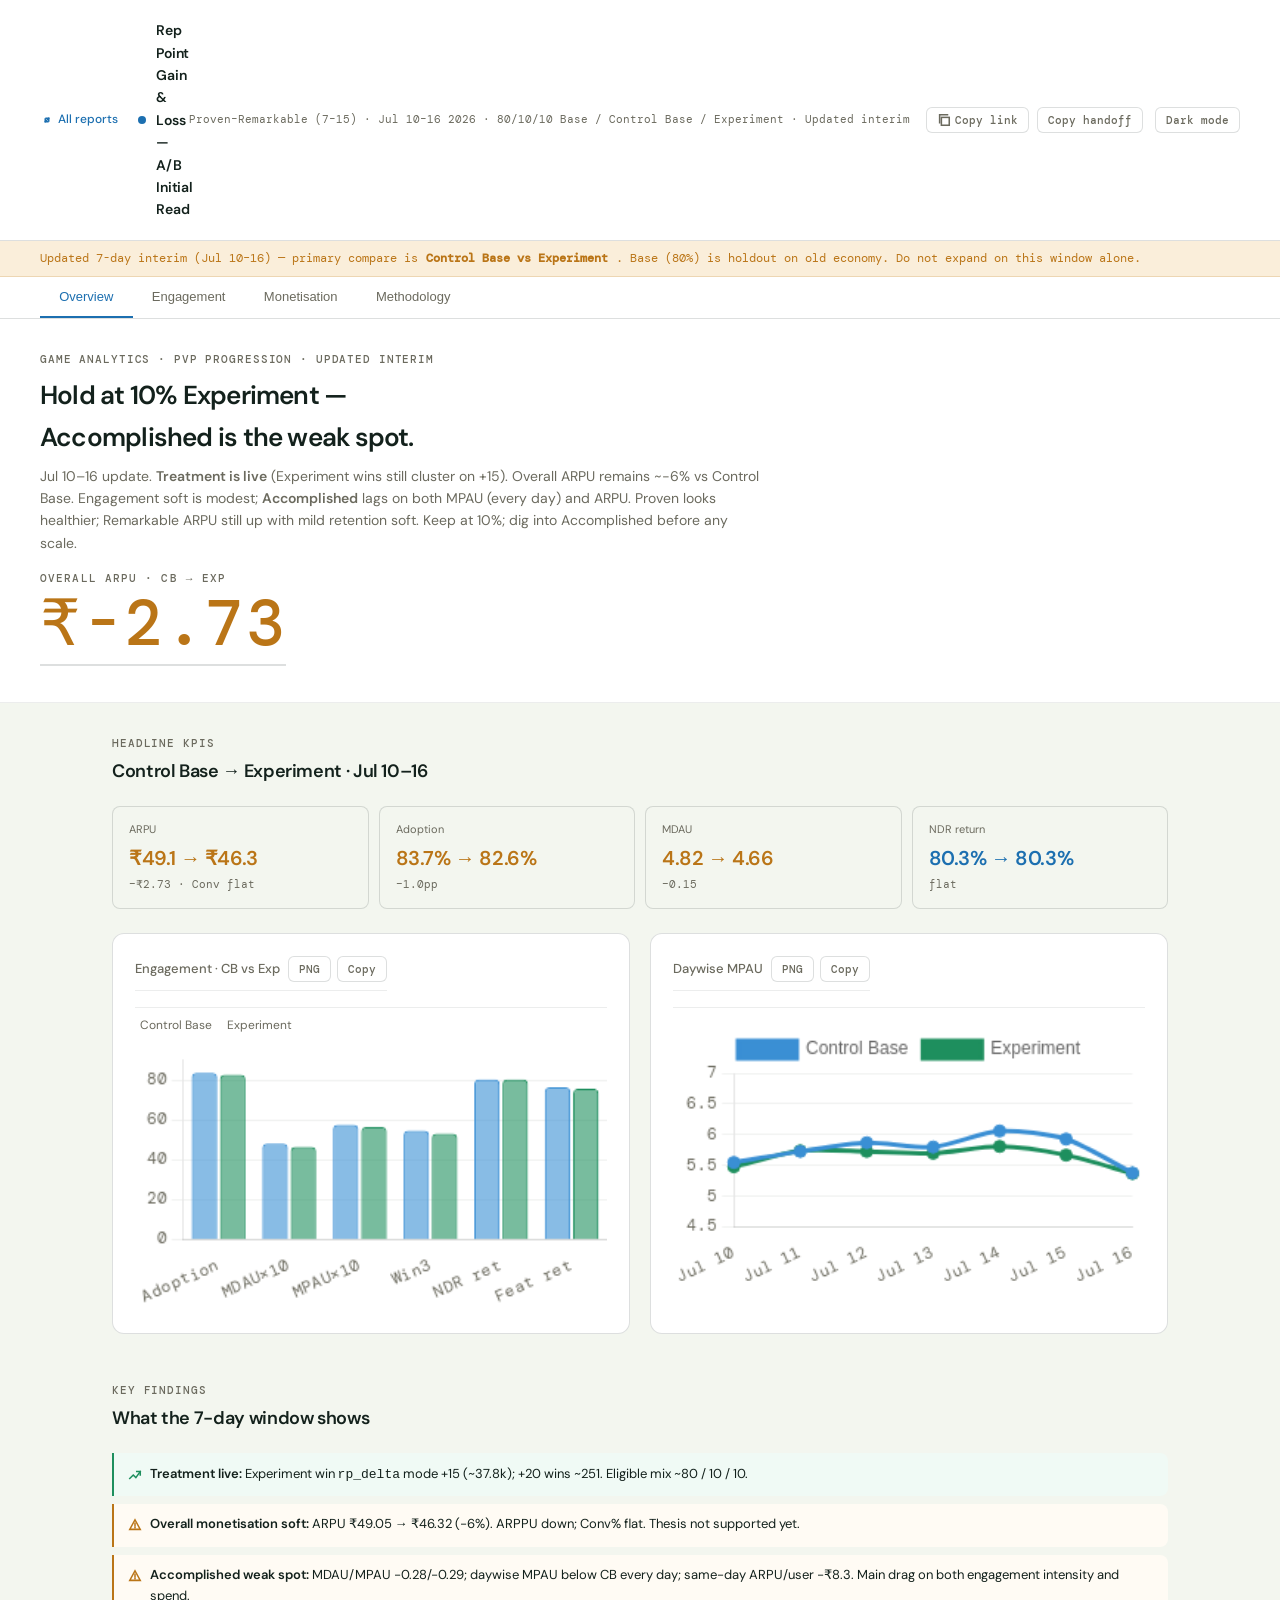
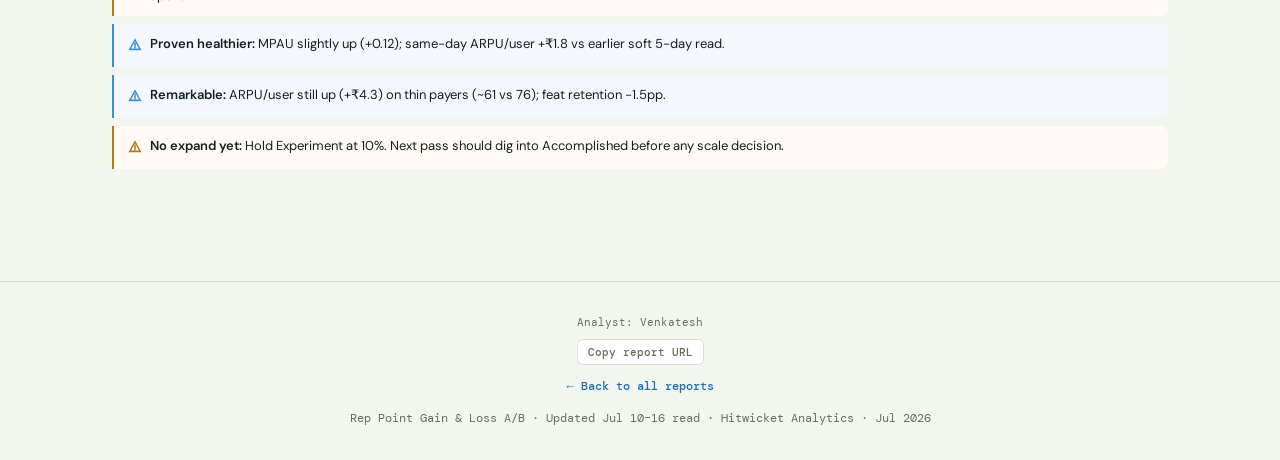
<file: rep_point_gain_loss_ab_initial.html>
<!DOCTYPE html>
<html lang="en">
<head>
<meta charset="UTF-8">
<meta name="viewport" content="width=device-width, initial-scale=1.0">
<script>(function(){try{var t=localStorage.getItem('hw-theme');if(t)document.documentElement.setAttribute('data-theme',t);}catch(e){}})();</script>
<title>Rep Point Gain & Loss — A/B Initial Read</title>
<meta name="description" content="Updated Jul 10–16 interim of Rep Point Gain & Loss AB (Control Base vs Experiment). Treatment hygiene clean; overall ARPU soft; Accomplished MPAU/ARPU lag; Remarkable ARPU still up with mild retention soft.">
<meta property="og:title" content="Rep Point Gain & Loss — A/B Initial Read">
<meta property="og:description" content="Updated Jul 10–16 interim of Rep Point Gain & Loss AB (Control Base vs Experiment). Treatment hygiene clean; overall ARPU soft; Accomplished MPAU/ARPU lag; Remarkable ARPU still up with mild retention soft.">
<meta property="og:url" content="https://saivenkatesh007.github.io/hw-analytics-reports/rep_point_gain_loss_ab_initial.html">
<meta property="og:type" content="article">
<link rel="icon" type="image/png" href="kit/favicon.png">
<link rel="stylesheet" href="kit/report.css">
</head>
<body data-report-slug="rep_point_gain_loss_ab_initial" data-report-owner="Venkatesh">
<header>
  <div class="brand"><div class="dot"></div><h1>Rep Point Gain &amp; Loss — A/B Initial Read</h1></div>
  <span class="meta">Proven–Remarkable (7–15) · Jul 10–16 2026 · 80/10/10 Base / Control Base / Experiment · Updated interim</span>
</header>
<div class="caveat-banner warn">Updated 7-day interim (Jul 10–16) — primary compare is <strong>Control Base vs Experiment</strong>. Base (80%) is holdout on old economy. Do not expand on this window alone.</div>

<div class="tab-bar">
  <button class="tab-btn active" onclick="HWReport.switchTab('overview', this)">Overview</button>
  <button class="tab-btn" onclick="HWReport.switchTab('engagement', this)">Engagement</button>
  <button class="tab-btn" onclick="HWReport.switchTab('monetisation', this)">Monetisation</button>
  <button class="tab-btn" onclick="HWReport.switchTab('method', this)">Methodology</button>
</div>

<div id="tab-overview" class="tab-content active">
  <div class="hero-section">
    <p class="hero-eyebrow">Game Analytics · PvP Progression · Updated Interim</p>
    <h2 class="hero-title">Hold at 10% Experiment —<br>Accomplished is the weak spot.</h2>
    <p class="hero-desc">Jul 10–16 update. <strong>Treatment is live</strong> (Experiment wins still cluster on +15). Overall ARPU remains ~−6% vs Control Base. Engagement soft is modest; <strong>Accomplished</strong> lags on both MPAU (every day) and ARPU. Proven looks healthier; Remarkable ARPU still up with mild retention soft. Keep at 10%; dig into Accomplished before any scale.</p>
    <div class="hero-stat-wrap">
      <p class="stat-scoreboard-label">Overall ARPU · CB → Exp</p>
      <p class="stat-scoreboard warn" data-value="-2.73" data-prefix="₹" data-decimals="2">₹−2.73</p>
    </div>
  </div>
  <main>
    <div class="section">
      <div class="section-header"><p class="section-num">Headline KPIs</p><h3 class="section-title">Control Base → Experiment · Jul 10–16</h3></div>
      <div class="kpi-row">
        <div class="kpi-card"><p class="kpi-label">ARPU</p><p class="kpi-value warn">₹49.1 → ₹46.3</p><p class="kpi-note">−₹2.73 · Conv flat</p></div>
        <div class="kpi-card"><p class="kpi-label">Adoption</p><p class="kpi-value warn">83.7% → 82.6%</p><p class="kpi-note">−1.0pp</p></div>
        <div class="kpi-card"><p class="kpi-label">MDAU</p><p class="kpi-value warn">4.82 → 4.66</p><p class="kpi-note">−0.15</p></div>
        <div class="kpi-card"><p class="kpi-label">NDR return</p><p class="kpi-value neutral">80.3% → 80.3%</p><p class="kpi-note">flat</p></div>
      </div>
      <div class="two-col">
        <div class="card">
          <div class="card-title-row"><p class="card-title">Engagement · CB vs Exp</p><div class="card-actions"></div></div>
          <div class="legend" id="leg-eng-ov"></div>
          <div class="chart-wrap"><canvas id="chart-eng-ov"></canvas></div>
        </div>
        <div class="card">
          <div class="card-title-row"><p class="card-title">Daywise MPAU</p><div class="card-actions"></div></div>
          <div class="legend" id="leg-mpau-day"></div>
          <div class="chart-wrap"><canvas id="chart-mpau-day"></canvas></div>
        </div>
      </div>
    </div>
    <div class="section">
      <div class="section-header"><p class="section-num">Key findings</p><h3 class="section-title">What the 7-day window shows</h3></div>
      <div class="insights">
        <div class="insight good"><strong>Treatment live:</strong> Experiment win <code>rp_delta</code> mode +15 (~37.8k); +20 wins ~251. Eligible mix ~80 / 10 / 10.</div>
        <div class="insight warn"><strong>Overall monetisation soft:</strong> ARPU ₹49.05 → ₹46.32 (−6%). ARPPU down; Conv% flat. Thesis not supported yet.</div>
        <div class="insight warn"><strong>Accomplished weak spot:</strong> MDAU/MPAU −0.28/−0.29; daywise MPAU below CB every day; same-day ARPU/user −₹8.3. Main drag on both engagement intensity and spend.</div>
        <div class="insight"><strong>Proven healthier:</strong> MPAU slightly up (+0.12); same-day ARPU/user +₹1.8 vs earlier soft 5-day read.</div>
        <div class="insight"><strong>Remarkable:</strong> ARPU/user still up (+₹4.3) on thin payers (~61 vs 76); feat retention −1.5pp.</div>
        <div class="insight warn"><strong>No expand yet:</strong> Hold Experiment at 10%. Next pass should dig into Accomplished before any scale decision.</div>
      </div>
    </div>
  </main>
</div>

<div id="tab-engagement" class="tab-content">
  <main>
    <div class="section">
      <div class="section-header"><p class="section-num">Engagement</p><h3 class="section-title">Adoption · MDAU · MPAU · Win 3% · retention</h3><p class="section-sub">Eligible DAU · first pvp_rank of day · CB vs Exp · Jul 10–16</p></div>
      <div class="kpi-row">
        <div class="kpi-card"><p class="kpi-label">Eligible users CB</p><p class="kpi-value neutral">5,713</p><p class="kpi-note">25.4k user-days</p></div>
        <div class="kpi-card"><p class="kpi-label">Eligible users Exp</p><p class="kpi-value neutral">5,571</p><p class="kpi-note">24.6k user-days</p></div>
        <div class="kpi-card"><p class="kpi-label">Win 3%</p><p class="kpi-value warn">54.6% → 53.2%</p><p class="kpi-note">−1.4pp</p></div>
        <div class="kpi-card"><p class="kpi-label">PvP feat retention</p><p class="kpi-value warn">76.4% → 75.7%</p><p class="kpi-note">−0.7pp</p></div>
      </div>
      <div class="two-col">
        <div class="card">
          <div class="card-title-row"><p class="card-title">MDAU by coarse rank</p><div class="card-actions"></div></div>
          <div class="legend" id="leg-mdau-rank"></div>
          <div class="chart-wrap chart-wrap--tall"><canvas id="chart-mdau-rank"></canvas></div>
        </div>
        <div class="card">
          <div class="card-title-row"><p class="card-title">MPAU by coarse rank</p><div class="card-actions"></div></div>
          <div class="legend" id="leg-mpau-rank"></div>
          <div class="chart-wrap chart-wrap--tall"><canvas id="chart-mpau-rank"></canvas></div>
        </div>
      </div>
      <div class="two-col section-gap">
        <div class="card">
          <div class="card-title-row"><p class="card-title">Daywise MPAU — Accomplished</p><div class="card-actions"></div></div>
          <div class="legend" id="leg-mpau-acc"></div>
          <div class="chart-wrap chart-wrap--tall"><canvas id="chart-mpau-acc"></canvas></div>
        </div>
        <div class="card">
          <div class="card-title-row"><p class="card-title">Daywise MPAU — Proven</p><div class="card-actions"></div></div>
          <div class="legend" id="leg-mpau-prv"></div>
          <div class="chart-wrap chart-wrap--tall"><canvas id="chart-mpau-prv"></canvas></div>
        </div>
      </div>
      <div class="card section-gap">
        <div class="card-title-row"><p class="card-title">Daywise MPAU — Remarkable</p><div class="card-actions"></div></div>
        <div class="legend" id="leg-mpau-rem"></div>
        <div class="chart-wrap"><canvas id="chart-mpau-rem"></canvas></div>
      </div>
      <div id="table-eng-rank" class="section-gap"></div>
    </div>
  </main>
</div>

<div id="tab-monetisation" class="tab-content">
  <main>
    <div class="section">
      <div class="section-header"><p class="section-num">Monetisation</p><h3 class="section-title">Eligible population · overall + by rank</h3><p class="section-sub">Overall = unique eligible users · by rank = same-day revenue × that day’s first pvp_rank</p></div>
      <div class="kpi-row">
        <div class="kpi-card"><p class="kpi-label">ARPU</p><p class="kpi-value warn">₹49.05 → ₹46.32</p><p class="kpi-note">−₹2.73</p></div>
        <div class="kpi-card"><p class="kpi-label">ARPPU</p><p class="kpi-value warn">₹1,208 → ₹1,122</p><p class="kpi-note">−₹86</p></div>
        <div class="kpi-card"><p class="kpi-label">Conv%</p><p class="kpi-value neutral">4.06% → 4.13%</p><p class="kpi-note">flat / slight up</p></div>
        <div class="kpi-card"><p class="kpi-label">Accomplished ARPU/user</p><p class="kpi-value down">₹28.7 → ₹20.4</p><p class="kpi-note">−₹8.3</p></div>
      </div>
      <div class="two-col">
        <div class="card">
          <div class="card-title-row"><p class="card-title">ARPU / user by rank (same-day)</p><div class="card-actions"></div></div>
          <div class="legend" id="leg-arpu-rank"></div>
          <div class="chart-wrap chart-wrap--tall"><canvas id="chart-arpu-rank"></canvas></div>
        </div>
        <div class="card">
          <div class="card-title-row"><p class="card-title">Conv% by rank</p><div class="card-actions"></div></div>
          <div class="legend" id="leg-conv-rank"></div>
          <div class="chart-wrap chart-wrap--tall"><canvas id="chart-conv-rank"></canvas></div>
        </div>
      </div>
      <div id="table-mono-rank" class="section-gap"></div>
      <div class="insights section-gap">
        <div class="insight warn"><strong>Accomplished is the monetisation drag:</strong> Same-day ARPU/user −₹8.3 with Conv roughly flat — spend intensity down, not just fewer payers.</div>
        <div class="insight"><strong>Proven flipped positive</strong> vs the 5-day read (+₹1.8 ARPU/user). Remarkable still up (+₹4.3) on thinner payer n.</div>
        <div class="insight"><strong>Base vs CB ARPU aligned</strong> (~₹48.5 vs ₹49.0) — CB remains the right control.</div>
      </div>
    </div>
  </main>
</div>

<div id="tab-method" class="tab-content">
  <main>
    <div class="section">
      <div class="section-header"><p class="section-num">Methodology</p><h3 class="section-title">Scope and definitions</h3></div>
      <ul class="method-list" id="method-scope"></ul>
      <div class="insights section-gap">
        <div class="insight"><strong>Primary compare:</strong> Control Base (10%) vs Experiment (10%). Base (80%) stays on +20/−10 as holdout.</div>
        <div class="insight warn"><strong>Rep hygiene:</strong> Consecutive <code>team_rp</code> diffs are noisy on losses; win-side mode (+15 vs +20) is the reliable delivery check.</div>
        <div class="insight"><strong>Deferred:</strong> Matches/wins to rank-up pacing; Reward Giveout; new-user ARPU3/7/14.</div>
      </div>
    </div>
  </main>
</div>

<footer>Rep Point Gain &amp; Loss A/B · Updated Jul 10–16 read · Hitwicket Analytics · Jul 2026</footer>

<script src="kit/theme.js"></script>
<script src="kit/icons.js"></script>
<script src="kit/chart.umd.js"></script>
<script src="kit/charts.js"></script>
<script src="kit/tables.js"></script>
<script src="kit/report.js"></script>
<script>
const DD = {"overall":{"window_days":7,"eligible_users_cb":5713,"eligible_users_exp":5571,"eligible_users_base":45232,"user_days_cb":25350,"user_days_exp":24631,"pvp_rows_cb":139972,"pvp_rows_exp":130898,"adoption_cb":83.7,"adoption_exp":82.6,"mdau_cb":4.82,"mdau_exp":4.66,"mpau_cb":5.76,"mpau_exp":5.64,"win3_cb":54.6,"win3_exp":53.2,"ndr_return_cb":80.3,"ndr_return_exp":80.3,"feat_ret_cb":76.4,"feat_ret_exp":75.7,"wr_cb":62.4,"wr_exp":62.6,"arpu_cb":49.05,"arpu_exp":46.32,"arppu_cb":1207.79,"arppu_exp":1121.97,"conv_cb":4.06,"conv_exp":4.13,"d_arpu":-2.73,"d_adoption_pp":-1.0,"d_mdau":-0.15,"hygiene_exp_win_plus15":37784,"hygiene_exp_win_plus20":251},"engagement_overall":{"labels":["Adoption %","MDAU","MPAU","Win 3%","NDR return %","PvP feat ret %"],"control":[83.7,4.82,5.76,54.6,80.3,76.4],"experiment":[82.6,4.66,5.64,53.2,80.3,75.7]},"engagement_by_rank":{"labels":["Proven","Accomplished","Remarkable"],"avg_dau_cb":[1331,1365,925],"avg_dau_exp":[1375,1316,828],"adoption_cb":[82.5,84.6,84.0],"adoption_exp":[81.4,83.9,82.6],"mdau_cb":[4.31,4.98,5.3],"mdau_exp":[4.35,4.71,5.12],"mpau_cb":[5.22,5.89,6.32],"mpau_exp":[5.34,5.61,6.21],"win3_cb":[52.2,58.2,52.6],"win3_exp":[51.3,56.0,51.8],"feat_ret_cb":[74.2,76.8,79.1],"feat_ret_exp":[74.4,76.0,77.6],"ndr_return_cb":[78.5,79.9,83.7],"ndr_return_exp":[78.8,80.4,82.5]},"monetisation_overall":{"labels":["ARPU \u20b9","ARPPU \u20b9","Conv %"],"control":[49.05,1207.79,4.06],"experiment":[46.32,1121.97,4.13]},"monetisation_by_rank":{"labels":["Proven","Accomplished","Remarkable"],"users_cb":[2355,2260,1378],"users_exp":[2388,2113,1253],"payers_cb":[69,80,76],"payers_exp":[79,73,61],"arpu_user_cb":[20.02,28.68,102.23],"arpu_user_exp":[21.79,20.39,106.54],"arpu_user_day_cb":[5.06,6.78,21.75],"arpu_user_day_exp":[5.41,4.68,23.02],"arppu_cb":[683.35,810.26,1853.57],"arppu_exp":[658.54,590.29,2188.41],"conv_cb":[2.93,3.54,5.52],"conv_exp":[3.31,3.45,4.87]},"daywise_mpau":{"labels":["Jul 10","Jul 11","Jul 12","Jul 13","Jul 14","Jul 15","Jul 16"],"control":[5.55,5.73,5.87,5.8,6.06,5.93,5.38],"experiment":[5.48,5.74,5.73,5.7,5.81,5.67,5.37]},"daywise_adoption":{"labels":["Jul 10","Jul 11","Jul 12","Jul 13","Jul 14","Jul 15","Jul 16"],"control":[82.1,82.2,85.1,83.8,84.3,84.1,84.1],"experiment":[81.5,81.0,83.6,82.1,82.9,84.4,82.8]},"daywise_mpau_by_rank":{"labels":["Jul 10","Jul 11","Jul 12","Jul 13","Jul 14","Jul 15","Jul 16"],"proven_cb":[5.09,5.23,5.25,5.2,5.57,5.37,4.86],"proven_exp":[5.17,5.26,5.35,5.42,5.42,5.5,5.25],"accomplished_cb":[5.68,5.79,6.19,5.89,6.07,6.12,5.51],"accomplished_exp":[5.54,5.5,5.76,5.68,5.89,5.53,5.36],"remarkable_cb":[6.04,6.4,6.28,6.51,6.73,6.4,5.85],"remarkable_exp":[5.89,6.93,6.28,6.24,6.34,6.18,5.58]}};

function dualLine(id, labels, control, experiment, yOpts) {
  var c = HWReport.COLORS;
  yOpts = Object.assign({ yFmt: 'raw' }, yOpts || {});
  if (yOpts.pad != null && yOpts.min == null && yOpts.max == null) {
    var vals = [].concat(control, experiment).map(Number).filter(function (v) { return !isNaN(v); });
    var lo = Math.min.apply(null, vals);
    var hi = Math.max.apply(null, vals);
    var step = yOpts.pad;
    yOpts.min = Math.floor((lo - step) / step) * step;
    yOpts.max = Math.ceil((hi + step) / step) * step;
  }
  HWReport.lineChart(id, labels, [
    { label: 'Control Base', data: control, borderColor: c.BLUE, backgroundColor: c.BLUE, tension: 0.25, fill: false, pointRadius: 4 },
    { label: 'Experiment', data: experiment, borderColor: c.TEAL, backgroundColor: c.TEAL, tension: 0.25, fill: false, pointRadius: 4 }
  ], yOpts);
}

function leg(el, a, b) {
  document.getElementById(el).innerHTML =
    '<span class="leg"><i style="background:' + HWReport.COLORS.BLUE + '"></i>' + a + '</span>' +
    '<span class="leg"><i style="background:' + HWReport.COLORS.TEAL + '"></i>' + b + '</span>';
}

HWReport.grouped('chart-eng-ov', ['Adoption', 'MDAU×10', 'MPAU×10', 'Win3', 'NDR ret', 'Feat ret'],
  [DD.overall.adoption_cb, DD.overall.mdau_cb * 10, DD.overall.mpau_cb * 10, DD.overall.win3_cb, DD.overall.ndr_return_cb, DD.overall.feat_ret_cb],
  [DD.overall.adoption_exp, DD.overall.mdau_exp * 10, DD.overall.mpau_exp * 10, DD.overall.win3_exp, DD.overall.ndr_return_exp, DD.overall.feat_ret_exp],
  HWReport.COLORS.BLUE, HWReport.COLORS.TEAL, { yFmt: 'raw' });
leg('leg-eng-ov', 'Control Base', 'Experiment');

dualLine('chart-mpau-day', DD.daywise_mpau.labels,
  DD.daywise_mpau.control, DD.daywise_mpau.experiment,
  { yFmt: 'raw', pad: 0.5, ariaLabel: 'Daywise MPAU, Control Base vs Experiment' });
document.getElementById('leg-mpau-day').innerHTML = '';

HWReport.grouped('chart-mdau-rank', DD.engagement_by_rank.labels,
  DD.engagement_by_rank.mdau_cb, DD.engagement_by_rank.mdau_exp,
  HWReport.COLORS.BLUE, HWReport.COLORS.TEAL, { yFmt: 'raw' });
leg('leg-mdau-rank', 'Control Base', 'Experiment');

HWReport.grouped('chart-mpau-rank', DD.engagement_by_rank.labels,
  DD.engagement_by_rank.mpau_cb, DD.engagement_by_rank.mpau_exp,
  HWReport.COLORS.BLUE, HWReport.COLORS.TEAL, { yFmt: 'raw' });
leg('leg-mpau-rank', 'Control Base', 'Experiment');

dualLine('chart-mpau-acc', DD.daywise_mpau_by_rank.labels,
  DD.daywise_mpau_by_rank.accomplished_cb, DD.daywise_mpau_by_rank.accomplished_exp,
  { yFmt: 'raw', pad: 0.5, ariaLabel: 'Daywise MPAU Accomplished' });
document.getElementById('leg-mpau-acc').innerHTML = '';

dualLine('chart-mpau-prv', DD.daywise_mpau_by_rank.labels,
  DD.daywise_mpau_by_rank.proven_cb, DD.daywise_mpau_by_rank.proven_exp,
  { yFmt: 'raw', pad: 0.5, ariaLabel: 'Daywise MPAU Proven' });
document.getElementById('leg-mpau-prv').innerHTML = '';

dualLine('chart-mpau-rem', DD.daywise_mpau_by_rank.labels,
  DD.daywise_mpau_by_rank.remarkable_cb, DD.daywise_mpau_by_rank.remarkable_exp,
  { yFmt: 'raw', pad: 0.5, ariaLabel: 'Daywise MPAU Remarkable' });
document.getElementById('leg-mpau-rem').innerHTML = '';

HWReport.grouped('chart-arpu-rank', DD.monetisation_by_rank.labels,
  DD.monetisation_by_rank.arpu_user_cb, DD.monetisation_by_rank.arpu_user_exp,
  HWReport.COLORS.BLUE, HWReport.COLORS.TEAL, { yFmt: 'raw' });
leg('leg-arpu-rank', 'Control Base', 'Experiment');

HWReport.grouped('chart-conv-rank', DD.monetisation_by_rank.labels,
  DD.monetisation_by_rank.conv_cb, DD.monetisation_by_rank.conv_exp,
  HWReport.COLORS.BLUE, HWReport.COLORS.TEAL, { yFmt: 'raw', ymax: 8 });
leg('leg-conv-rank', 'Control Base', 'Experiment');

HWReport.table('table-eng-rank', {
  compTable: true, sortable: true,
  columns: [
    { label: 'Rank', rowHeader: true },
    { label: 'Adoption CB', fmt: 'pct' },
    { label: 'Adoption Exp', fmt: 'pct' },
    { label: 'MDAU CB', fmt: 'raw' },
    { label: 'MDAU Exp', fmt: 'raw' },
    { label: 'MPAU CB', fmt: 'raw' },
    { label: 'MPAU Exp', fmt: 'raw' },
    { label: 'Win3 CB', fmt: 'pct' },
    { label: 'Win3 Exp', fmt: 'pct' },
    { label: 'Feat ret CB', fmt: 'pct' },
    { label: 'Feat ret Exp', fmt: 'pct' }
  ],
  rows: DD.engagement_by_rank.labels.map(function (l, i) {
    return [
      l,
      DD.engagement_by_rank.adoption_cb[i],
      DD.engagement_by_rank.adoption_exp[i],
      DD.engagement_by_rank.mdau_cb[i],
      DD.engagement_by_rank.mdau_exp[i],
      DD.engagement_by_rank.mpau_cb[i],
      DD.engagement_by_rank.mpau_exp[i],
      DD.engagement_by_rank.win3_cb[i],
      DD.engagement_by_rank.win3_exp[i],
      DD.engagement_by_rank.feat_ret_cb[i],
      DD.engagement_by_rank.feat_ret_exp[i]
    ];
  })
});

HWReport.table('table-mono-rank', {
  compTable: true, sortable: true,
  columns: [
    { label: 'Rank', rowHeader: true },
    { label: 'Users CB', fmt: 'count' },
    { label: 'Users Exp', fmt: 'count' },
    { label: 'ARPU/user CB', fmt: 'inr' },
    { label: 'ARPU/user Exp', fmt: 'inr' },
    { label: 'ARPU/day CB', fmt: 'inr' },
    { label: 'ARPU/day Exp', fmt: 'inr' },
    { label: 'ARPPU CB', fmt: 'inr' },
    { label: 'ARPPU Exp', fmt: 'inr' },
    { label: 'Conv CB', fmt: 'pct' },
    { label: 'Conv Exp', fmt: 'pct' },
    { label: 'Payers CB', fmt: 'count' },
    { label: 'Payers Exp', fmt: 'count' }
  ],
  rows: DD.monetisation_by_rank.labels.map(function (l, i) {
    return [
      l,
      DD.monetisation_by_rank.users_cb[i],
      DD.monetisation_by_rank.users_exp[i],
      DD.monetisation_by_rank.arpu_user_cb[i],
      DD.monetisation_by_rank.arpu_user_exp[i],
      DD.monetisation_by_rank.arpu_user_day_cb[i],
      DD.monetisation_by_rank.arpu_user_day_exp[i],
      DD.monetisation_by_rank.arppu_cb[i],
      DD.monetisation_by_rank.arppu_exp[i],
      DD.monetisation_by_rank.conv_cb[i],
      DD.monetisation_by_rank.conv_exp[i],
      DD.monetisation_by_rank.payers_cb[i],
      DD.monetisation_by_rank.payers_exp[i]
    ];
  })
});

document.getElementById('method-scope').innerHTML =
  '<li><strong>Window:</strong> Jul 10–16, 2026 (7 days) — updated interim</li>' +
  '<li><strong>Arms:</strong> Base 80% · Control Base 10% · Experiment 10% via <code>determine_user_case(epoch_ms, splits=[80,10,10])</code></li>' +
  '<li><strong>Epoch:</strong> UTC <code>ObjectId(team_id).generation_time</code> → ms (no seed)</li>' +
  '<li><strong>Eligible:</strong> first Firebase <code>dashboard</code> <code>pvp_rank</code> of day in 7–15 (Proven–Remarkable)</li>' +
  '<li><strong>Economy:</strong> Experiment +15/−10 · Control Base &amp; Base +20/−10 (whale overrides not shipped)</li>' +
  '<li><strong>Adoption:</strong> eligible users with ≥1 PvP match / eligible DAU</li>' +
  '<li><strong>MDAU / MPAU:</strong> matches / eligible DAU · matches / users with ≥1 match</li>' +
  '<li><strong>Win 3%:</strong> among players with ≥1 match, % with ≥3 wins</li>' +
  '<li><strong>NDR return:</strong> eligible on D present in pseudo_dau on D+1</li>' +
  '<li><strong>PvP feature retention:</strong> played PvP on D and D+1 / played PvP on D</li>' +
  '<li><strong>Overall ARPU:</strong> window revenue / unique eligible users by arm</li>' +
  '<li><strong>Rank monetisation:</strong> same-day payments joined to that day’s first pvp_rank</li>' +
  '<li><strong>Source:</strong> Rep Point Gain Loss [AB Initial Read].ipynb</li>';

HWReport.initCardChrome();
document.addEventListener('hwreport:tabswitch', function (e) {
  var panel = document.getElementById('tab-' + e.detail.name);
  if (panel) HWReport.initCardChrome(panel);
});
</script>
</body>
</html>
</file>
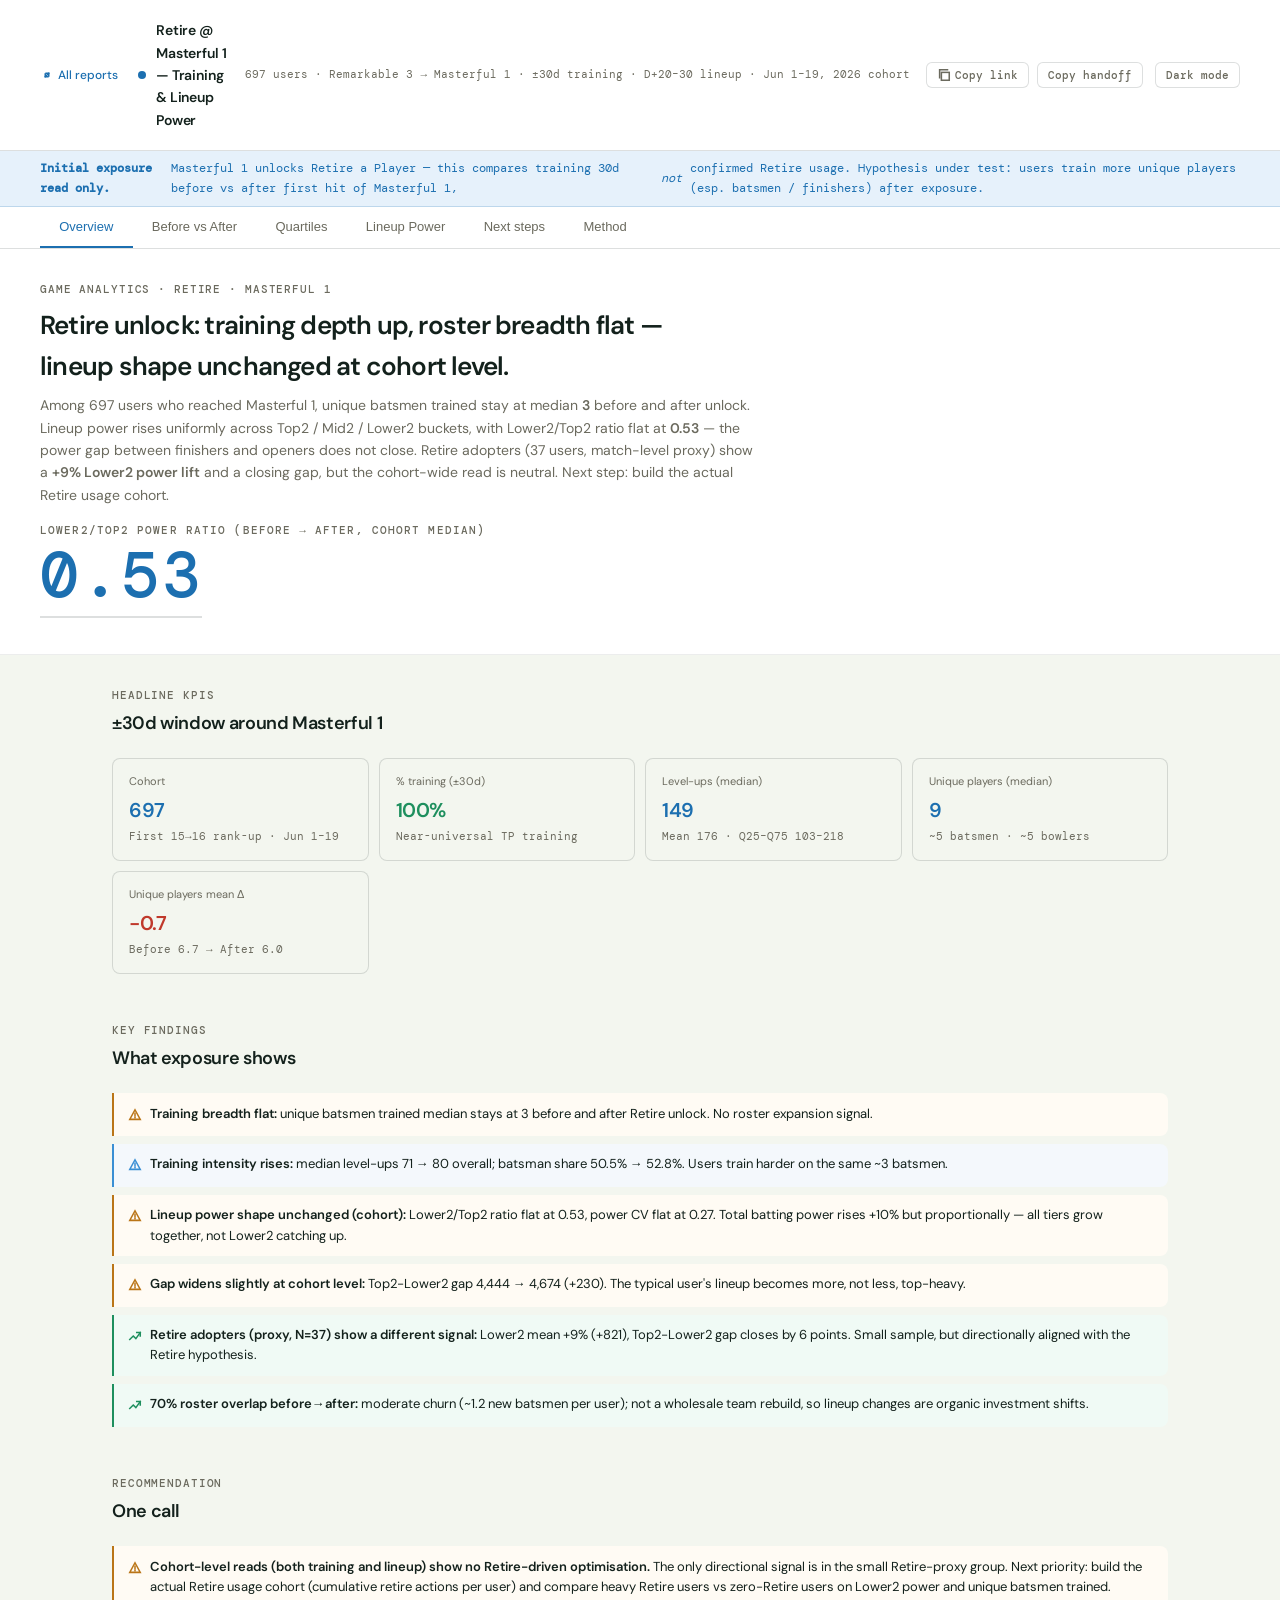
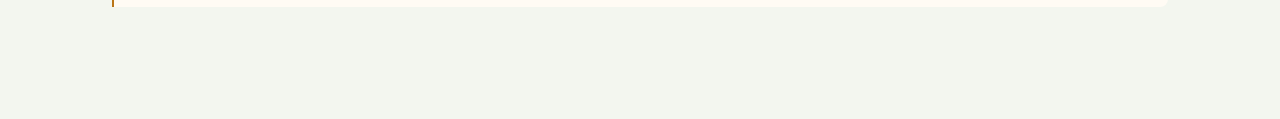
<file: retire_masterful1_training_initial.html>
<!DOCTYPE html>
<html lang="en">
<head>
<meta charset="UTF-8">
<meta name="viewport" content="width=device-width, initial-scale=1.0">
<script>(function(){try{var t=localStorage.getItem('hw-theme');if(t)document.documentElement.setAttribute('data-theme',t);}catch(e){}})();</script>
<title>Retire @ Masterful 1 — Training & Lineup Power</title>
<meta name="description" content="Training breadth (±30d) and lineup power shape (D+20–30 After) around Masterful 1 unlock of Retire a Player.">
<meta property="og:title" content="Retire @ Masterful 1 — Training & Lineup Power">
<meta property="og:description" content="Neither training breadth nor lineup power shape shows Retire-driven batting optimisation at cohort level; next step is usage-split.">
<meta property="og:url" content="https://saivenkatesh007.github.io/hw-analytics-reports/retire_masterful1_training_initial.html">
<meta property="og:type" content="article">
<link rel="icon" type="image/png" href="kit/favicon.png">
<link rel="stylesheet" href="kit/report.css">
</head>
<body data-report-slug="retire_masterful1_training_initial" data-report-owner="Venkatesh">
<header>
  <div class="brand"><div class="dot"></div><h1>Retire @ Masterful 1 — Training & Lineup Power</h1></div>
  <span class="meta">697 users · Remarkable 3 → Masterful 1 · ±30d training · D+20–30 lineup · Jun 1–19, 2026 cohort</span>
</header>
<div class="caveat-banner"><strong>Initial exposure read only.</strong> Masterful 1 unlocks Retire a Player — this compares training 30d before vs after first hit of Masterful 1, <em>not</em> confirmed Retire usage. Hypothesis under test: users train more unique players (esp. batsmen / finishers) after exposure.</div>

<div class="tab-bar">
  <button class="tab-btn active" onclick="HWReport.switchTab('overview', this)">Overview</button>
  <button class="tab-btn" onclick="HWReport.switchTab('before-after', this)">Before vs After</button>
  <button class="tab-btn" onclick="HWReport.switchTab('quartiles', this)">Quartiles</button>
  <button class="tab-btn" onclick="HWReport.switchTab('lineup', this)">Lineup Power</button>
  <button class="tab-btn" onclick="HWReport.switchTab('next', this)">Next steps</button>
  <button class="tab-btn" onclick="HWReport.switchTab('method', this)">Method</button>
</div>

<div id="tab-overview" class="tab-content active">
  <div class="hero-section">
    <p class="hero-eyebrow">Game Analytics · Retire · Masterful 1</p>
    <h2 class="hero-title">Retire unlock: training depth up, roster breadth flat —<br>lineup shape unchanged at cohort level.</h2>
    <p class="hero-desc">Among 697 users who reached Masterful 1, unique batsmen trained stay at median <strong>3</strong> before and after unlock. Lineup power rises uniformly across Top2 / Mid2 / Lower2 buckets, with Lower2/Top2 ratio flat at <strong>0.53</strong> — the power gap between finishers and openers does not close. Retire adopters (37 users, match-level proxy) show a <strong>+9% Lower2 power lift</strong> and a closing gap, but the cohort-wide read is neutral. Next step: build the actual Retire usage cohort.</p>
    <div class="hero-stat-wrap">
      <p class="stat-scoreboard-label">Lower2/Top2 power ratio (Before → After, cohort median)</p>
      <p class="stat-scoreboard neutral" data-value="0.53" data-suffix="" data-decimals="2">0.53</p>
    </div>
  </div>
  <main>
    <div class="section">
      <div class="section-header"><p class="section-num">Headline KPIs</p><h3 class="section-title">±30d window around Masterful 1</h3></div>
      <div class="kpi-row">
        <div class="kpi-card"><p class="kpi-label">Cohort</p><p class="kpi-value neutral">697</p><p class="kpi-note">First 15→16 rank-up · Jun 1–19</p></div>
        <div class="kpi-card"><p class="kpi-label">% training (±30d)</p><p class="kpi-value up">100%</p><p class="kpi-note">Near-universal TP training</p></div>
        <div class="kpi-card"><p class="kpi-label">Level-ups (median)</p><p class="kpi-value neutral">149</p><p class="kpi-note">Mean 176 · Q25–Q75 103–218</p></div>
        <div class="kpi-card"><p class="kpi-label">Unique players (median)</p><p class="kpi-value neutral">9</p><p class="kpi-note">~5 batsmen · ~5 bowlers</p></div>
        <div class="kpi-card"><p class="kpi-label">Unique players mean Δ</p><p class="kpi-value down">−0.7</p><p class="kpi-note">Before 6.7 → After 6.0</p></div>
      </div>
    </div>
    <div class="section">
      <div class="section-header"><p class="section-num">Key findings</p><h3 class="section-title">What exposure shows</h3></div>
      <div class="insights">
        <div class="insight warn"><strong>Training breadth flat:</strong> unique batsmen trained median stays at 3 before and after Retire unlock. No roster expansion signal.</div>
        <div class="insight"><strong>Training intensity rises:</strong> median level-ups 71 → 80 overall; batsman share 50.5% → 52.8%. Users train harder on the same ~3 batsmen.</div>
        <div class="insight warn"><strong>Lineup power shape unchanged (cohort):</strong> Lower2/Top2 ratio flat at 0.53, power CV flat at 0.27. Total batting power rises +10% but proportionally — all tiers grow together, not Lower2 catching up.</div>
        <div class="insight warn"><strong>Gap widens slightly at cohort level:</strong> Top2−Lower2 gap 4,444 → 4,674 (+230). The typical user's lineup becomes more, not less, top-heavy.</div>
        <div class="insight good"><strong>Retire adopters (proxy, N=37) show a different signal:</strong> Lower2 mean +9% (+821), Top2−Lower2 gap closes by 6 points. Small sample, but directionally aligned with the Retire hypothesis.</div>
        <div class="insight good"><strong>70% roster overlap before→after:</strong> moderate churn (~1.2 new batsmen per user); not a wholesale team rebuild, so lineup changes are organic investment shifts.</div>
      </div>
    </div>
    <div class="section">
      <div class="section-header"><p class="section-num">Recommendation</p><h3 class="section-title">One call</h3></div>
      <div class="insights">
        <div class="insight warn"><strong>Cohort-level reads (both training and lineup) show no Retire-driven optimisation.</strong> The only directional signal is in the small Retire-proxy group. Next priority: build the actual Retire usage cohort (cumulative retire actions per user) and compare heavy Retire users vs zero-Retire users on Lower2 power and unique batsmen trained.</div>
      </div>
    </div>
  </main>
</div>

<div id="tab-before-after" class="tab-content">
  <main>
    <div class="section">
      <div class="section-header"><p class="section-num">Breadth test</p><h3 class="section-title">Unique players trained — Retire hypothesis</h3></div>
      <div class="two-col">
        <div class="card"><p class="card-title">Unique players (mean)</p><div class="chart-wrap"><canvas id="chart-unique-mean"></canvas></div></div>
        <div class="card"><p class="card-title">Unique batsmen / bowlers (median)</p><div class="chart-wrap"><canvas id="chart-unique-role"></canvas></div></div>
      </div>
    </div>
    <div class="section">
      <div class="section-header"><p class="section-num">Intensity</p><h3 class="section-title">Level-ups Before vs After</h3></div>
      <div class="two-col">
        <div class="card"><p class="card-title">Level-ups — mean vs median</p><div class="chart-wrap"><canvas id="chart-levels"></canvas></div></div>
        <div class="card"><p class="card-title">Batsman share of level-ups</p><div class="chart-wrap"><canvas id="chart-bat-share"></canvas></div></div>
      </div>
    </div>
    <div class="section">
      <div class="section-header"><p class="section-num">Detail</p><h3 class="section-title">Phase × segment table</h3></div>
      <div id="table-phase"></div>
    </div>
  </main>
</div>

<div id="tab-quartiles" class="tab-content">
  <main>
    <div class="section">
      <div class="section-header"><p class="section-num">Intensity ladder</p><h3 class="section-title">Cohort split by ±30d level-ups</h3></div>
      <div class="card"><div class="chart-wrap chart-wrap--tall"><canvas id="chart-quartiles"></canvas></div></div>
      <div id="table-quartiles" class="section-gap"></div>
      <div class="insights section-gap">
        <div class="insight"><strong>Even light trainers are active:</strong> Q1 median 76 level-ups across 6 players — no non-training pocket in this Masterful 1 cohort.</div>
        <div class="insight"><strong>Heavy tail in Q4:</strong> mean 328 vs median 274; unique players median 14. Continuum (76 → 127 → 176 → 274), not a binary power-user split.</div>
      </div>
    </div>
  </main>
</div>

<div id="tab-lineup" class="tab-content">
  <div class="caveat-banner"><strong>Lineup snapshot method:</strong> Latest match D-30…D-1 (Before) vs latest match D+20…D+30 (After) per user. Paired N=637. Retire adopters proxy = retired_players_count &gt; 0 on After match (N=37, match-level flag only — not cumulative Retire usage).</div>
  <main>
    <div class="section">
      <div class="section-header"><p class="section-num">Power buckets</p><h3 class="section-title">Batting lineup: Top2 / Mid2 / Lower2 mean power</h3></div>
      <div class="two-col">
        <div class="card"><p class="card-title">Mean power by bucket</p><div class="chart-wrap"><canvas id="chart-buckets-mean"></canvas></div></div>
        <div class="card"><p class="card-title">Median power by bucket</p><div class="chart-wrap"><canvas id="chart-buckets-median"></canvas></div></div>
      </div>
    </div>
    <div class="section">
      <div class="section-header"><p class="section-num">Shape metrics</p><h3 class="section-title">Power distribution shape — Before vs After</h3></div>
      <div class="two-col">
        <div class="card"><p class="card-title">Lower2 / Top2 ratio</p><div class="chart-wrap"><canvas id="chart-ratio"></canvas></div></div>
        <div class="card"><p class="card-title">Top2 − Lower2 gap (mean)</p><div class="chart-wrap"><canvas id="chart-gap"></canvas></div></div>
      </div>
    </div>
    <div class="section">
      <div class="section-header"><p class="section-num">Retire adopters</p><h3 class="section-title">Match-level Retire proxy (N=37) — power shape</h3></div>
      <div class="insights">
        <div class="insight good"><strong>Lower2 power +9%:</strong> mean 5,724 → 6,545 (+821) — largest lift across all buckets for this sub-group.</div>
        <div class="insight good"><strong>Gap nearly closes:</strong> Top2−Lower2 gap 4,265 → 4,259 (−6). Contrast with cohort-wide gap widening of +230.</div>
        <div class="insight"><strong>Lower2/Top2 ratio improves:</strong> 0.57 → 0.61. Finisher/opener convergence aligns with the Retire hypothesis direction.</div>
        <div class="insight warn"><strong>N=37 only (match-level flag):</strong> This is cumulative Retire actions ≥ 1 within those two snapshot matches — not the full post-Masterful 1 Retire behaviour. Build the actual usage cohort to validate.</div>
      </div>
      <div id="table-lineup" class="section-gap"></div>
    </div>
    <div class="section">
      <div class="section-header"><p class="section-num">Roster churn</p><h3 class="section-title">Batting lineup continuity</h3></div>
      <div class="insights">
        <div class="insight"><strong>70% roster overlap:</strong> ~4 of 6 batsmen persist across the 30-day gap. Not a wholesale rebuild — changes are incremental investment shifts.</div>
        <div class="insight"><strong>~1.2 new batsmen per user:</strong> moderate churn consistent with organic training + occasional Retire action.</div>
      </div>
    </div>
  </main>
</div>

<div id="tab-next" class="tab-content">
  <main>
    <div class="section">
      <div class="section-header"><p class="section-num">Next steps</p><h3 class="section-title">From exposure to usage</h3></div>
      <div class="insights" id="next-steps"></div>
    </div>
    <div class="section">
      <div class="section-header"><p class="section-num">Why this matters</p><h3 class="section-title">Product lens</h3></div>
      <div class="insights">
        <div class="insight"><strong>Retire’s intended loop:</strong> clear weaker bats → finishers see more use → users invest training into a better batting set. Cohort-level read shows no broadening — only the 37-user Retire-proxy sub-group shows a directional signal.</div>
        <div class="insight warn"><strong>Usage gap:</strong> Until we build the true Retire usage cohort from actual retire events, the Lower2 lift (+9%) seen in proxy users cannot be generalised.</div>
      </div>
    </div>
  </main>
</div>

<div id="tab-method" class="tab-content">
  <main>
    <div class="section">
      <div class="section-header"><p class="section-num">Method</p><h3 class="section-title">Cohort, window, metrics</h3></div>
      <div class="insights" id="method-insights"></div>
    </div>
    <div class="section">
      <div class="section-header"><p class="section-num">Caveats</p><h3 class="section-title">Read carefully</h3></div>
      <div class="insights" id="caveats"></div>
    </div>
  </main>
</div>

<script src="kit/theme.js"></script>
<script src="kit/icons.js"></script>
<script src="kit/chart.umd.js"></script>
<script src="kit/charts.js"></script>
<script src="kit/tables.js"></script>
<script src="kit/report.js"></script>
<script>
const DD = {
  "meta": {
    "title": "Retire @ Masterful 1 \u2014 Training & Lineup Power",
    "slug": "retire_masterful1_training_initial",
    "meta_line": "697 users \u00b7 Remarkable 3 \u2192 Masterful 1 \u00b7 \u00b130d training \u00b7 D+20\u201330 lineup \u00b7 Jun 1\u201319, 2026 cohort",
    "date_range": "2026-06-01 \u2013 2026-06-19 (cohort); training \u00b130d; lineup Latest Before vs D+20\u201330 After",
    "filters": "REPUTATION_LEAGUE 15\u219216; PLAYER_TRAINING_COST TP sink; Mongo matchmps lineup internalPower; human ARENAS status=2",
    "source_notebook": "Training due to Retire.ipynb; Training due to Retire [Lineup Power].ipynb",
    "owner": "Venkatesh",
    "date": "2026-07-21",
    "date_label": "Jul 21, 2026",
    "tags": [
      "retire",
      "training",
      "masterful",
      "initial"
    ],
    "thesis": "Neither training breadth nor lineup power shape shows Retire-driven batting optimisation at cohort level \u2014 next step is a usage-conditioned split on heavy Retire users vs non-users.",
    "description": "Training breadth (\u00b130d) and lineup power shape (Latest Before vs D+20\u201330 After) around Masterful 1 unlock of Retire a Player.",
    "handoff": "handoffs/retire_masterful1_training_initial.txt"
  },
  "overall": {
    "cohort_n": 697,
    "pct_training": 100.0,
    "level_ups_mean": 175.7,
    "level_ups_q50": 149.0,
    "level_ups_q25": 103.0,
    "level_ups_q75": 218.0,
    "unique_players_mean": 10.0,
    "unique_players_q50": 9.0,
    "batsman_level_ups_mean": 90.6,
    "batsman_level_ups_q50": 75.0,
    "bowler_level_ups_mean": 85.0,
    "bowler_level_ups_q50": 73.0,
    "batsman_unique_mean": 5.0,
    "batsman_unique_q50": 5.0,
    "bowler_unique_mean": 5.0,
    "bowler_unique_q50": 5.0,
    "unique_batsmen_median_before": 3.0,
    "unique_batsmen_median_after": 3.0,
    "unique_players_mean_delta": -0.7
  },
  "thesis": {
    "headline": "Retire unlock: training depth up, roster breadth flat \u2014 lineup shape unchanged at cohort level.",
    "recommendation": "Cohort-level reads (training + lineup) show no Retire-driven optimisation. Next: build actual Retire usage cohort and compare heavy Retire users vs zero-Retire on Lower2 power and unique batsmen trained.",
    "caveats": [
      "This is feature exposure by rank-up, not confirmed Retire usage.",
      "Training windows are \u00b130 days; lineup After is latest match in D+20\u2026D+30 \u2014 not causal isolation of Retire alone.",
      "Training = sum of levelUps on PLAYER_TRAINING_COST TP sinks.",
      "Retire adopters proxy = retired_players_count > 0 on After snapshot match (N=37) \u2014 match-level flag only."
    ]
  },
  "before_after": {
    "labels": [
      "Before",
      "After"
    ],
    "pct_training": [
      98.7,
      99.0
    ],
    "level_ups_mean": [
      88.9,
      86.7
    ],
    "level_ups_q50": [
      71.0,
      80.0
    ],
    "unique_players_mean": [
      6.7,
      6.0
    ],
    "unique_players_q50": [
      6.0,
      6.0
    ],
    "batsman_level_ups_mean": [
      44.9,
      45.8
    ],
    "batsman_level_ups_q50": [
      40.0,
      44.0
    ],
    "bowler_level_ups_mean": [
      44.1,
      41.0
    ],
    "bowler_level_ups_q50": [
      39.0,
      42.0
    ],
    "batsman_unique_mean": [
      3.2,
      3.1
    ],
    "batsman_unique_q50": [
      3.0,
      3.0
    ],
    "bowler_unique_mean": [
      3.4,
      3.0
    ],
    "bowler_unique_q50": [
      3.0,
      3.0
    ],
    "batsman_share_of_level_ups": [
      50.5,
      52.8
    ]
  },
  "phase_detail": [
    {
      "phase": "Before",
      "segment": "Overall",
      "pct_training": 98.7,
      "level_ups_mean": 88.9,
      "level_ups_q25": 49.0,
      "level_ups_q50": 71.0,
      "level_ups_q75": 107.0,
      "unique_players_mean": 6.7,
      "unique_players_q50": 6.0
    },
    {
      "phase": "Before",
      "segment": "Batsman",
      "pct_training": 95.0,
      "level_ups_mean": 44.9,
      "level_ups_q25": 15.0,
      "level_ups_q50": 40.0,
      "level_ups_q75": 57.0,
      "unique_players_mean": 3.2,
      "unique_players_q50": 3.0
    },
    {
      "phase": "Before",
      "segment": "Bowler",
      "pct_training": 95.3,
      "level_ups_mean": 44.1,
      "level_ups_q25": 16.0,
      "level_ups_q50": 39.0,
      "level_ups_q75": 57.0,
      "unique_players_mean": 3.4,
      "unique_players_q50": 3.0
    },
    {
      "phase": "After",
      "segment": "Overall",
      "pct_training": 99.0,
      "level_ups_mean": 86.7,
      "level_ups_q25": 47.0,
      "level_ups_q50": 80.0,
      "level_ups_q75": 117.0,
      "unique_players_mean": 6.0,
      "unique_players_q50": 6.0
    },
    {
      "phase": "After",
      "segment": "Batsman",
      "pct_training": 95.0,
      "level_ups_mean": 45.8,
      "level_ups_q25": 14.0,
      "level_ups_q50": 44.0,
      "level_ups_q75": 62.0,
      "unique_players_mean": 3.1,
      "unique_players_q50": 3.0
    },
    {
      "phase": "After",
      "segment": "Bowler",
      "pct_training": 95.1,
      "level_ups_mean": 41.0,
      "level_ups_q25": 14.0,
      "level_ups_q50": 42.0,
      "level_ups_q75": 56.0,
      "unique_players_mean": 3.0,
      "unique_players_q50": 3.0
    },
    {
      "phase": "Overall",
      "segment": "Overall",
      "pct_training": 100.0,
      "level_ups_mean": 175.7,
      "level_ups_q25": 103.0,
      "level_ups_q50": 149.0,
      "level_ups_q75": 218.0,
      "unique_players_mean": 10.0,
      "unique_players_q50": 9.0
    },
    {
      "phase": "Overall",
      "segment": "Batsman",
      "pct_training": 99.4,
      "level_ups_mean": 90.6,
      "level_ups_q25": 49.0,
      "level_ups_q50": 75.0,
      "level_ups_q75": 114.0,
      "unique_players_mean": 5.0,
      "unique_players_q50": 5.0
    },
    {
      "phase": "Overall",
      "segment": "Bowler",
      "pct_training": 99.7,
      "level_ups_mean": 85.0,
      "level_ups_q25": 49.0,
      "level_ups_q50": 73.0,
      "level_ups_q75": 106.0,
      "unique_players_mean": 5.0,
      "unique_players_q50": 5.0
    }
  ],
  "quartiles": {
    "labels": [
      "Q1",
      "Q2",
      "Q3",
      "Q4"
    ],
    "users": [
      181,
      168,
      176,
      172
    ],
    "level_ups_mean": [
      73.6,
      126.5,
      179.1,
      327.5
    ],
    "level_ups_q50": [
      76.0,
      127.0,
      176.0,
      274.0
    ],
    "unique_players_mean": [
      6.0,
      8.6,
      10.2,
      15.3
    ],
    "unique_players_q50": [
      6.0,
      8.0,
      10.0,
      14.0
    ]
  },
  "lineup": {
    "paired_n": 637,
    "before_window": "D-30 \u2026 D-1 (latest match)",
    "after_window": "D+20 \u2026 D+30 (latest match)",
    "retire_adopters_n": 37,
    "roster_overlap_pct": 70.2,
    "new_bats_mean": 1.17,
    "buckets": {
      "labels": [
        "Top2",
        "Mid2",
        "Lower2"
      ],
      "mean_before": [
        9451.3,
        7208.2,
        5007.5
      ],
      "mean_after": [
        10244.3,
        7996.6,
        5570.2
      ],
      "mean_delta": [
        793.0,
        788.4,
        562.7
      ],
      "median_before": [
        9250.0,
        7050.0,
        5175.0
      ],
      "median_after": [
        10100.0,
        7925.0,
        5800.0
      ]
    },
    "shape": {
      "lower2_top2_ratio_before": 0.53,
      "lower2_top2_ratio_after": 0.53,
      "top2_lower2_gap_before": 4444,
      "top2_lower2_gap_after": 4674,
      "lower2_share_before": 0.26,
      "lower2_share_after": 0.27,
      "power_cv_before": 0.27,
      "power_cv_after": 0.27,
      "total_bat_power_before": 43334,
      "total_bat_power_after": 47622
    },
    "retire_users": {
      "lower2_mean_before": 5723.65,
      "lower2_mean_after": 6544.59,
      "lower2_mean_delta": 820.95,
      "ratio_before": 0.57,
      "ratio_after": 0.61,
      "gap_before": 4264.86,
      "gap_after": 4258.78,
      "gap_delta": -6.08
    }
  },
  "next_steps": [
    "Build a usage cohort: cumulative Retire actions per user post-Masterful 1 (not match-level flag) \u2014 compare heavy Retire users vs zero-Retire users on Lower2 power and batting breadth.",
    "Optional: true batting order finisher exposure from ball-by-ball (BBB) \u2014 does retiring weak bats push finishers higher up the actual batting order?",
    "Optional: power / rarity mix of trained batsmen \u2014 finishers vs openers."
  ],
  "method": {
    "cohort": "First REPUTATION_LEAGUE transition 15\u219216 (Remarkable 3 \u2192 Masterful 1) between Jun 1\u201319, 2026 \u00b7 N=697",
    "training_window": "Per-user \u00b130 days around rank_up_date (Before = D-30\u2026D-1; After = D0\u2026D+30)",
    "lineup_window": "Latest Before = last match D-30\u2026D-1; Latest After = last match D+20\u2026D+30 \u00b7 paired N=637",
    "training_source": "hws_logs.ucl \u00b7 SOFT_CURRENCY catalogue 5 \u00b7 PLAYER_TRAINING_COST \u00b7 quantity < 0 \u00b7 level_ups = extra_data.levelUps",
    "lineup_source": "Mongo superstars.matchmps \u00b7 team snapshot lineup internalPower + retired_players_count",
    "bucket_definition": "Batsmen (classification=1) sorted by internalPower desc per match/team \u00b7 Top2 ranks 1\u20132 / Mid2 3\u20134 / Lower2 5\u20136",
    "retire_flag": "retired_players_count > 0 on After snapshot match (match-level proxy only \u2014 37 users)"
  }
};

(function () {
  var ba = DD.before_after;
  var q = DD.quartiles;
  var C = HWReport.COLORS;

  HWReport.dualBar('chart-unique-mean', ba.labels, ba.unique_players_mean, ba.unique_players_q50, {
    label1: 'Mean', label2: 'Median', yFmt: 'raw', ymax: 8, ariaLabel: 'Unique players mean vs median'
  });

  HWReport.dualBar('chart-unique-role', ba.labels, ba.batsman_unique_q50, ba.bowler_unique_q50, {
    label1: 'Unique batsmen (median)', label2: 'Unique bowlers (median)', yFmt: 'raw', ymax: 5,
    ariaLabel: 'Unique batsmen and bowlers median'
  });

  HWReport.dualBar('chart-levels', ba.labels, ba.level_ups_mean, ba.level_ups_q50, {
    label1: 'Mean level-ups', label2: 'Median level-ups', yFmt: 'count', ariaLabel: 'Level-ups mean vs median'
  });

  HWReport.singleBar('chart-bat-share', ba.labels, ba.batsman_share_of_level_ups, C.TEAL, {
    yFmt: 'pct', min: 40, max: 60, ariaLabel: 'Batsman share of level-ups'
  });

  HWReport.dualBar('chart-quartiles', q.labels, q.level_ups_mean, q.level_ups_q50, {
    label1: 'Mean level-ups', label2: 'Median level-ups', yFmt: 'count', ariaLabel: 'Training intensity by quartile'
  });

  HWReport.table('table-phase', {
    columns: [
      { label: 'Phase', rowHeader: true },
      { label: 'Segment' },
      { label: '% training' },
      { label: 'Level-ups mean', fmt: 'raw' },
      { label: 'Q25', fmt: 'raw' },
      { label: 'Q50', fmt: 'raw' },
      { label: 'Q75', fmt: 'raw' },
      { label: 'Unique mean', fmt: 'raw' },
      { label: 'Unique Q50', fmt: 'raw' }
    ],
    rows: DD.phase_detail.map(function (r) {
      return [
        r.phase, r.segment,
        r.pct_training.toFixed(1) + '%',
        r.level_ups_mean, r.level_ups_q25, r.level_ups_q50, r.level_ups_q75,
        r.unique_players_mean, r.unique_players_q50
      ];
    })
  });

  HWReport.table('table-quartiles', {
    columns: [
      { label: 'Quartile', rowHeader: true },
      { label: 'Users', fmt: 'count' },
      { label: 'Level-ups mean', fmt: 'raw' },
      { label: 'Level-ups median', fmt: 'raw' },
      { label: 'Unique mean', fmt: 'raw' },
      { label: 'Unique median', fmt: 'raw' }
    ],
    rows: q.labels.map(function (lab, i) {
      return [lab, q.users[i], q.level_ups_mean[i], q.level_ups_q50[i], q.unique_players_mean[i], q.unique_players_q50[i]];
    })
  });

  var nextEl = document.getElementById('next-steps');
  DD.next_steps.forEach(function (s, i) {
    var div = document.createElement('div');
    div.className = i === 0 ? 'insight warn' : 'insight';
    div.innerHTML = '<strong>' + (i + 1) + '.</strong> ' + s;
    nextEl.appendChild(div);
  });

  var methodEl = document.getElementById('method-insights');
  Object.keys(DD.method).forEach(function (k) {
    var div = document.createElement('div');
    div.className = 'insight';
    div.innerHTML = '<strong>' + k.replace(/_/g, ' ') + ':</strong> ' + DD.method[k];
    methodEl.appendChild(div);
  });

  var caveatsEl = document.getElementById('caveats');
  DD.thesis.caveats.forEach(function (c) {
    var div = document.createElement('div');
    div.className = 'insight warn';
    div.textContent = c;
    caveatsEl.appendChild(div);
  });


  // Lineup power charts
  var lp = DD.lineup;
  var bk = lp.buckets;

  HWReport.dualBar('chart-buckets-mean', bk.labels, bk.mean_before, bk.mean_after, {
    label1: 'Before (mean)', label2: 'After D+20-30 (mean)', yFmt: 'count', ariaLabel: 'Mean power by bucket'
  });

  HWReport.dualBar('chart-buckets-median', bk.labels, bk.median_before, bk.median_after, {
    label1: 'Before (median)', label2: 'After D+20-30 (median)', yFmt: 'count', ariaLabel: 'Median power by bucket'
  });

  HWReport.singleBar('chart-ratio', ['Before', 'After'], [lp.shape.lower2_top2_ratio_before, lp.shape.lower2_top2_ratio_after], C.TEAL, {
    yFmt: 'raw', min: 0.45, max: 0.65, ariaLabel: 'Lower2/Top2 ratio Before vs After'
  });

  HWReport.singleBar('chart-gap', ['Before', 'After'], [lp.shape.top2_lower2_gap_before, lp.shape.top2_lower2_gap_after], C.BLUE, {
    yFmt: 'count', ariaLabel: 'Top2 minus Lower2 gap Before vs After'
  });

  HWReport.table('table-lineup', {
    columns: [
      { label: 'Group', rowHeader: true },
      { label: 'Lower2 Before', fmt: 'raw' },
      { label: 'Lower2 After', fmt: 'raw' },
      { label: 'Lower2/Top2 ratio Before', fmt: 'raw' },
      { label: 'Lower2/Top2 ratio After', fmt: 'raw' },
      { label: 'Gap Before', fmt: 'raw' },
      { label: 'Gap After', fmt: 'raw' }
    ],
    rows: [
      ['Cohort (N=' + lp.paired_n + ')', '-', '-', lp.shape.lower2_top2_ratio_before, lp.shape.lower2_top2_ratio_after, lp.shape.top2_lower2_gap_before, lp.shape.top2_lower2_gap_after],
      ['Retire proxy (N=' + lp.retire_adopters_n + ')', lp.retire_users.lower2_mean_before.toFixed(0), lp.retire_users.lower2_mean_after.toFixed(0),
       lp.retire_users.ratio_before, lp.retire_users.ratio_after,
       lp.retire_users.gap_before.toFixed(0), lp.retire_users.gap_after.toFixed(0)]
    ]
  });

  if (HWReport.initScoreboard) HWReport.initScoreboard();
  if (HWReport.initCardChrome) HWReport.initCardChrome();
})();
</script>
</body>
</html>
</file>
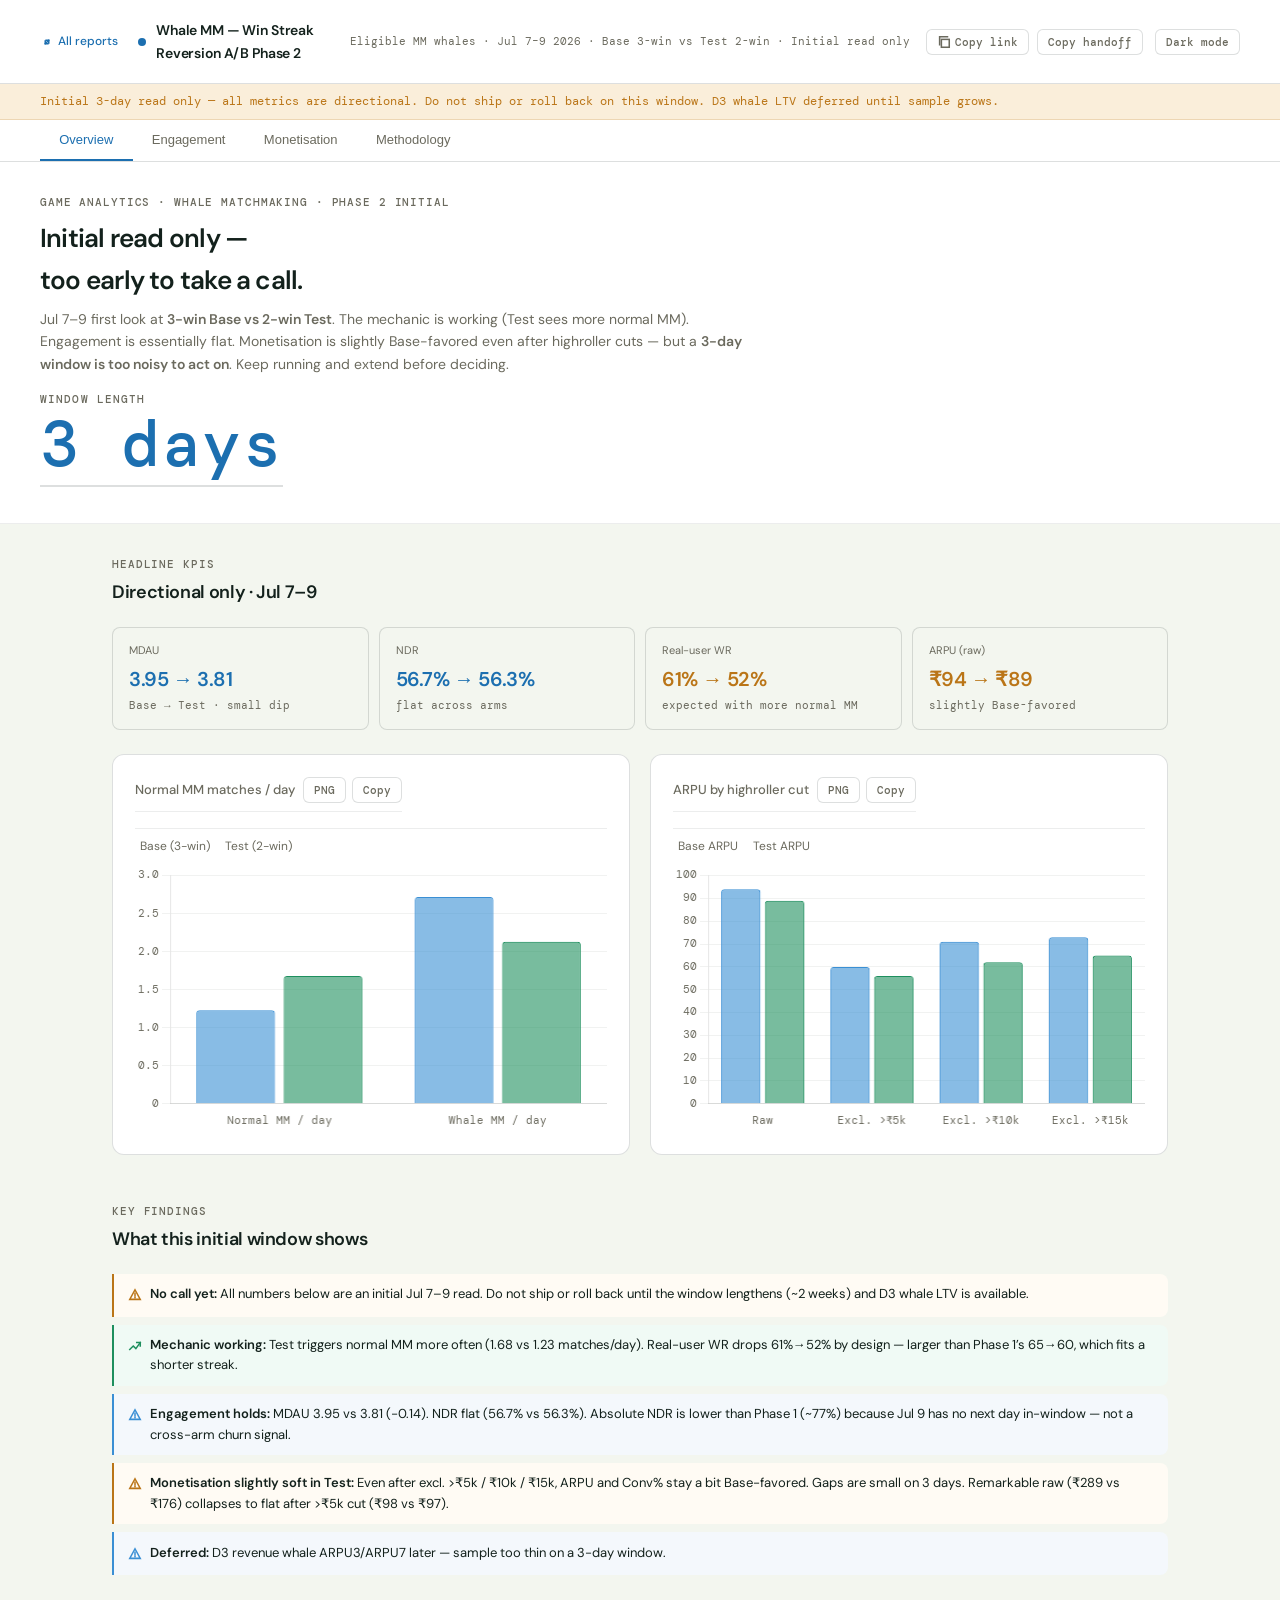
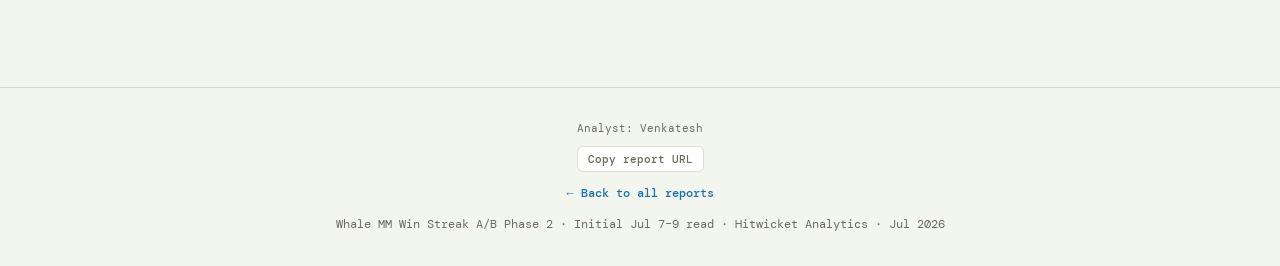
<file: whale_mm_ab_phase2.html>
<!DOCTYPE html>
<html lang="en">
<head>
<meta charset="UTF-8">
<meta name="viewport" content="width=device-width, initial-scale=1.0">
<script>(function(){try{var t=localStorage.getItem('hw-theme');if(t)document.documentElement.setAttribute('data-theme',t);}catch(e){}})();</script>
<title>Whale MM — Win Streak Reversion A/B Phase 2 (Initial)</title>
<meta name="description" content="Whale MM Phase 2 initial AB read (3-win Base vs 2-win Test). Directional only — no ship/rollback call on a 3-day window.">
<meta property="og:title" content="Whale MM — Win Streak Reversion A/B Phase 2 (Initial)">
<meta property="og:description" content="Whale MM Phase 2 initial AB read (3-win Base vs 2-win Test). Directional only — no ship/rollback call on a 3-day window.">
<meta property="og:url" content="https://saivenkatesh007.github.io/hw-analytics-reports/whale_mm_ab_phase2.html">
<meta property="og:type" content="article">
<link rel="icon" type="image/png" href="kit/favicon.png">
<link rel="stylesheet" href="kit/report.css">
</head>
<body data-report-slug="whale_mm_ab_phase2" data-report-owner="Venkatesh">
<header>
  <div class="brand"><div class="dot"></div><h1>Whale MM — Win Streak Reversion A/B Phase 2</h1></div>
  <span class="meta">Eligible MM whales · Jul 7–9 2026 · Base 3-win vs Test 2-win · Initial read only</span>
</header>
<div class="caveat-banner warn">Initial 3-day read only — all metrics are directional. Do not ship or roll back on this window. D3 whale LTV deferred until sample grows.</div>

<div class="tab-bar">
  <button class="tab-btn active" onclick="HWReport.switchTab('overview', this)">Overview</button>
  <button class="tab-btn" onclick="HWReport.switchTab('engagement', this)">Engagement</button>
  <button class="tab-btn" onclick="HWReport.switchTab('monetisation', this)">Monetisation</button>
  <button class="tab-btn" onclick="HWReport.switchTab('method', this)">Methodology</button>
</div>

<div id="tab-overview" class="tab-content active">
  <div class="hero-section">
    <p class="hero-eyebrow">Game Analytics · Whale Matchmaking · Phase 2 Initial</p>
    <h2 class="hero-title">Initial read only —<br>too early to take a call.</h2>
    <p class="hero-desc">Jul 7–9 first look at <strong>3-win Base vs 2-win Test</strong>. The mechanic is working (Test sees more normal MM). Engagement is essentially flat. Monetisation is slightly Base-favored even after highroller cuts — but a <strong>3-day window is too noisy to act on</strong>. Keep running and extend before deciding.</p>
    <div class="hero-stat-wrap">
      <p class="stat-scoreboard-label">Window length</p>
      <p class="stat-scoreboard neutral" data-value="3" data-suffix=" days" data-decimals="0">3 days</p>
    </div>
  </div>
  <main>
    <div class="section">
      <div class="section-header"><p class="section-num">Headline KPIs</p><h3 class="section-title">Directional only · Jul 7–9</h3></div>
      <div class="kpi-row">
        <div class="kpi-card"><p class="kpi-label">MDAU</p><p class="kpi-value neutral">3.95 → 3.81</p><p class="kpi-note">Base → Test · small dip</p></div>
        <div class="kpi-card"><p class="kpi-label">NDR</p><p class="kpi-value neutral">56.7% → 56.3%</p><p class="kpi-note">flat across arms</p></div>
        <div class="kpi-card"><p class="kpi-label">Real-user WR</p><p class="kpi-value warn">61% → 52%</p><p class="kpi-note">expected with more normal MM</p></div>
        <div class="kpi-card"><p class="kpi-label">ARPU (raw)</p><p class="kpi-value warn">₹94 → ₹89</p><p class="kpi-note">slightly Base-favored</p></div>
      </div>
      <div class="two-col">
        <div class="card">
          <div class="card-title-row"><p class="card-title">Normal MM matches / day</p><div class="card-actions"></div></div>
          <div class="legend" id="leg-normal"></div>
          <div class="chart-wrap"><canvas id="chart-normal-mm"></canvas></div>
        </div>
        <div class="card">
          <div class="card-title-row"><p class="card-title">ARPU by highroller cut</p><div class="card-actions"></div></div>
          <div class="legend" id="leg-arpu"></div>
          <div class="chart-wrap"><canvas id="chart-arpu-cuts"></canvas></div>
        </div>
      </div>
    </div>
    <div class="section">
      <div class="section-header"><p class="section-num">Key findings</p><h3 class="section-title">What this initial window shows</h3></div>
      <div class="insights">
        <div class="insight warn"><strong>No call yet:</strong> All numbers below are an initial Jul 7–9 read. Do not ship or roll back until the window lengthens (~2 weeks) and D3 whale LTV is available.</div>
        <div class="insight good"><strong>Mechanic working:</strong> Test triggers normal MM more often (1.68 vs 1.23 matches/day). Real-user WR drops 61%→52% by design — larger than Phase 1’s 65→60, which fits a shorter streak.</div>
        <div class="insight"><strong>Engagement holds:</strong> MDAU 3.95 vs 3.81 (−0.14). NDR flat (56.7% vs 56.3%). Absolute NDR is lower than Phase 1 (~77%) because Jul 9 has no next day in-window — not a cross-arm churn signal.</div>
        <div class="insight warn"><strong>Monetisation slightly soft in Test:</strong> Even after excl. &gt;₹5k / ₹10k / ₹15k, ARPU and Conv% stay a bit Base-favored. Gaps are small on 3 days. Remarkable raw (₹289 vs ₹176) collapses to flat after &gt;₹5k cut (₹98 vs ₹97).</div>
        <div class="insight"><strong>Deferred:</strong> D3 revenue whale ARPU3/ARPU7 later — sample too thin on a 3-day window.</div>
      </div>
    </div>
  </main>
</div>

<div id="tab-engagement" class="tab-content">
  <main>
    <div class="section">
      <div class="section-header"><p class="section-num">Engagement</p><h3 class="section-title">MDAU · WR · MM mix · NDR</h3><p class="section-sub">Initial Jul 7–9 · ~12.2k whale teams · arms balanced</p></div>
      <div class="kpi-row">
        <div class="kpi-card"><p class="kpi-label">Whale teams</p><p class="kpi-value neutral">12,221</p><p class="kpi-note">unique in window</p></div>
        <div class="kpi-card"><p class="kpi-label">Match-rows Base</p><p class="kpi-value neutral">51,074</p><p class="kpi-note">1 in 4 wins</p></div>
        <div class="kpi-card"><p class="kpi-label">Match-rows Test</p><p class="kpi-value neutral">50,818</p><p class="kpi-note">1 in 3 wins</p></div>
        <div class="kpi-card"><p class="kpi-label">Whale MM / day</p><p class="kpi-value warn">2.72 → 2.13</p><p class="kpi-note">fewer soft matches in Test</p></div>
      </div>
      <div class="two-col">
        <div class="card">
          <div class="card-title-row"><p class="card-title">MDAU by first PvP rank</p><div class="card-actions"></div></div>
          <div class="legend" id="leg-mdau-rank"></div>
          <div class="chart-wrap chart-wrap--tall"><canvas id="chart-mdau-rank"></canvas></div>
        </div>
        <div class="card">
          <div class="card-title-row"><p class="card-title">Real-user WR by first PvP rank</p><div class="card-actions"></div></div>
          <div class="legend" id="leg-wr-rank"></div>
          <div class="chart-wrap chart-wrap--tall"><canvas id="chart-wr-rank"></canvas></div>
        </div>
      </div>
      <div id="table-eng-rank" class="section-gap"></div>
    </div>
  </main>
</div>

<div id="tab-monetisation" class="tab-content">
  <main>
    <div class="section">
      <div class="section-header"><p class="section-num">Monetisation</p><h3 class="section-title">Eligible MM whales · raw + highroller cuts</h3><p class="section-sub">Initial Jul 7–9 · directional only</p></div>
      <div id="table-mono-cuts"></div>
      <div class="two-col section-gap">
        <div class="card">
          <div class="card-title-row"><p class="card-title">ARPU by rank (raw)</p><div class="card-actions"></div></div>
          <div class="legend" id="leg-arpu-rank"></div>
          <div class="chart-wrap chart-wrap--tall"><canvas id="chart-arpu-rank"></canvas></div>
        </div>
        <div class="card">
          <div class="card-title-row"><p class="card-title">ARPU by rank (excl. &gt;₹5k)</p><div class="card-actions"></div></div>
          <div class="legend" id="leg-arpu-rank5"></div>
          <div class="chart-wrap chart-wrap--tall"><canvas id="chart-arpu-rank5"></canvas></div>
        </div>
      </div>
      <div class="insights section-gap">
        <div class="insight warn"><strong>Rookie softer in Test:</strong> Conv% and ARPU lag across cuts — watch as the window grows; not a call on 3 days.</div>
        <div class="insight"><strong>Remarkable raw ≠ structural:</strong> Highroller noise. After &gt;₹5k exclusion, Remarkable ARPU is ₹98 vs ₹97.</div>
      </div>
    </div>
  </main>
</div>

<div id="tab-method" class="tab-content">
  <main>
    <div class="section">
      <div class="section-header"><p class="section-num">Methodology</p><h3 class="section-title">Scope and definitions</h3></div>
      <ul class="method-list" id="method-scope"></ul>
      <div class="insights section-gap">
        <div class="insight"><strong>Phase 1 context:</strong> Prior experiment was 4-win Base vs 3-win Test (Jun 15–29). Phase 2 shipped 3-win as Base and tests 2-win.</div>
        <div class="insight warn"><strong>NDR absolute level:</strong> Pseudo-DAU next-day return among MM whales. Mean over Jul 7–9 is pulled down because Jul 9 has no Jul 10 in the query window — compare arms, not vs Phase 1 absolute.</div>
        <div class="insight"><strong>D3 whales deferred:</strong> New-user D3 revenue whale ARPU3/ARPU7 will be added once the window/sample grows.</div>
      </div>
    </div>
  </main>
</div>

<footer>Whale MM Win Streak A/B Phase 2 · Initial Jul 7–9 read · Hitwicket Analytics · Jul 2026</footer>

<script src="kit/theme.js"></script>
<script src="kit/icons.js"></script>
<script src="kit/chart.umd.js"></script>
<script src="kit/charts.js"></script>
<script src="kit/tables.js"></script>
<script src="kit/report.js"></script>
<script>
const DD = {"overall":{"window_days":3,"whale_teams":12221,"match_rows_base":51074,"match_rows_test":50818,"mdau_base":3.95,"mdau_test":3.81,"ndr_base":56.7,"ndr_test":56.3,"ru_wr_base":61,"ru_wr_test":52,"normal_mm_base":1.23,"normal_mm_test":1.68,"whale_mm_base":2.72,"whale_mm_test":2.13,"arpu_raw_base":94,"arpu_raw_test":89,"conv_raw_base":6.58,"conv_raw_test":6.2,"arppu_raw_base":1425,"arppu_raw_test":1442},"engagement":{"labels":["MDAU","Real-user WR %","Normal MM / day","Whale MM / day","NDR %"],"base":[3.95,61,1.23,2.72,56.7],"test":[3.81,52,1.68,2.13,56.3]},"engagement_by_rank":{"labels":["Rookie","Challenger","Proven","Accomplished","Remarkable"],"users_base":[2090,942,1055,1301,628],"users_test":[2156,1018,1070,1322,639],"mdau_base":[3.1,3.46,4.02,4.84,5.56],"mdau_test":[2.96,3.33,3.88,4.68,5.54],"ru_wr_base":[53,61,63,68,66],"ru_wr_test":[40,57,57,57,61],"normal_mm_base":[0.79,0.91,1.18,1.53,2.64],"normal_mm_test":[1.24,1.35,1.63,1.97,3.16]},"monetisation":{"cuts":["Raw","Excl. >₹5k","Excl. >₹10k","Excl. >₹15k"],"arpu_base":[94,60,71,73],"arpu_test":[89,56,62,65],"conv_base":[6.58,6.36,6.5,6.52],"conv_test":[6.2,5.99,6.07,6.1],"arppu_base":[1425,946,1085,1114],"arppu_test":[1442,931,1013,1070],"excl_payers":[0,28,14,11],"excl_revenue":[0,412951,314257,278157]},"monetisation_by_rank_raw":{"labels":["Rookie","Challenger","Proven","Accomplished","Remarkable"],"teams_base":[2090,942,1055,1301,628],"teams_test":[2156,1018,1070,1322,639],"arpu_base":[74,49,72,82,289],"arpu_test":[47,106,100,96,176],"conv_base":[5.74,6.48,6.35,6.76,9.55],"conv_test":[4.64,7.86,7.01,5.82,8.29]},"monetisation_by_rank_excl5k":{"labels":["Rookie","Challenger","Proven","Accomplished","Remarkable"],"arpu_base":[53,49,62,61,98],"arpu_test":[34,68,66,53,97],"conv_base":[5.65,6.48,6.26,6.48,8.53],"conv_test":[4.55,7.5,6.84,5.61,7.86]}};

HWReport.grouped('chart-normal-mm', ['Normal MM / day', 'Whale MM / day'],
  [DD.overall.normal_mm_base, DD.overall.whale_mm_base],
  [DD.overall.normal_mm_test, DD.overall.whale_mm_test],
  HWReport.COLORS.BLUE, HWReport.COLORS.TEAL);
document.getElementById('leg-normal').innerHTML =
  '<span class="leg"><i style="background:' + HWReport.COLORS.BLUE + '"></i>Base (3-win)</span>' +
  '<span class="leg"><i style="background:' + HWReport.COLORS.TEAL + '"></i>Test (2-win)</span>';

HWReport.grouped('chart-arpu-cuts', DD.monetisation.cuts,
  DD.monetisation.arpu_base, DD.monetisation.arpu_test,
  HWReport.COLORS.BLUE, HWReport.COLORS.TEAL);
document.getElementById('leg-arpu').innerHTML =
  '<span class="leg"><i style="background:' + HWReport.COLORS.BLUE + '"></i>Base ARPU</span>' +
  '<span class="leg"><i style="background:' + HWReport.COLORS.TEAL + '"></i>Test ARPU</span>';

HWReport.grouped('chart-mdau-rank', DD.engagement_by_rank.labels,
  DD.engagement_by_rank.mdau_base, DD.engagement_by_rank.mdau_test,
  HWReport.COLORS.BLUE, HWReport.COLORS.TEAL);
document.getElementById('leg-mdau-rank').innerHTML =
  '<span class="leg"><i style="background:' + HWReport.COLORS.BLUE + '"></i>Base</span>' +
  '<span class="leg"><i style="background:' + HWReport.COLORS.TEAL + '"></i>Test</span>';

HWReport.grouped('chart-wr-rank', DD.engagement_by_rank.labels,
  DD.engagement_by_rank.ru_wr_base, DD.engagement_by_rank.ru_wr_test,
  HWReport.COLORS.BLUE, HWReport.COLORS.TEAL, { ymax: 80 });
document.getElementById('leg-wr-rank').innerHTML =
  '<span class="leg"><i style="background:' + HWReport.COLORS.BLUE + '"></i>Base</span>' +
  '<span class="leg"><i style="background:' + HWReport.COLORS.TEAL + '"></i>Test</span>';

HWReport.grouped('chart-arpu-rank', DD.monetisation_by_rank_raw.labels,
  DD.monetisation_by_rank_raw.arpu_base, DD.monetisation_by_rank_raw.arpu_test,
  HWReport.COLORS.BLUE, HWReport.COLORS.TEAL);
document.getElementById('leg-arpu-rank').innerHTML =
  '<span class="leg"><i style="background:' + HWReport.COLORS.BLUE + '"></i>Base</span>' +
  '<span class="leg"><i style="background:' + HWReport.COLORS.TEAL + '"></i>Test</span>';

HWReport.grouped('chart-arpu-rank5', DD.monetisation_by_rank_excl5k.labels,
  DD.monetisation_by_rank_excl5k.arpu_base, DD.monetisation_by_rank_excl5k.arpu_test,
  HWReport.COLORS.BLUE, HWReport.COLORS.TEAL);
document.getElementById('leg-arpu-rank5').innerHTML =
  '<span class="leg"><i style="background:' + HWReport.COLORS.BLUE + '"></i>Base</span>' +
  '<span class="leg"><i style="background:' + HWReport.COLORS.TEAL + '"></i>Test</span>';

HWReport.table('table-eng-rank', {
  compTable: true, sortable: true,
  columns: [
    { label: 'First PvP rank', rowHeader: true },
    { label: 'Users Base', fmt: 'count' },
    { label: 'Users Test', fmt: 'count' },
    { label: 'MDAU Base', fmt: 'raw' },
    { label: 'MDAU Test', fmt: 'raw' },
    { label: 'RU WR Base', fmt: 'pct' },
    { label: 'RU WR Test', fmt: 'pct' },
    { label: 'Normal MM Base', fmt: 'raw' },
    { label: 'Normal MM Test', fmt: 'raw' }
  ],
  rows: DD.engagement_by_rank.labels.map(function (l, i) {
    return [
      l,
      DD.engagement_by_rank.users_base[i],
      DD.engagement_by_rank.users_test[i],
      DD.engagement_by_rank.mdau_base[i],
      DD.engagement_by_rank.mdau_test[i],
      DD.engagement_by_rank.ru_wr_base[i],
      DD.engagement_by_rank.ru_wr_test[i],
      DD.engagement_by_rank.normal_mm_base[i],
      DD.engagement_by_rank.normal_mm_test[i]
    ];
  })
});

HWReport.table('table-mono-cuts', {
  compTable: true, sortable: true,
  columns: [
    { label: 'Cut', rowHeader: true },
    { label: 'ARPU Base', fmt: 'inr' },
    { label: 'ARPU Test', fmt: 'inr' },
    { label: 'Conv% Base', fmt: 'pct' },
    { label: 'Conv% Test', fmt: 'pct' },
    { label: 'ARPPU Base', fmt: 'inr' },
    { label: 'ARPPU Test', fmt: 'inr' },
    { label: 'Excluded payers', fmt: 'count' }
  ],
  rows: DD.monetisation.cuts.map(function (l, i) {
    return [
      l,
      DD.monetisation.arpu_base[i],
      DD.monetisation.arpu_test[i],
      DD.monetisation.conv_base[i],
      DD.monetisation.conv_test[i],
      DD.monetisation.arppu_base[i],
      DD.monetisation.arppu_test[i],
      DD.monetisation.excl_payers[i]
    ];
  })
});

document.getElementById('method-scope').innerHTML =
  '<li><strong>Window:</strong> Jul 7–9, 2026 (3 days) — initial read only</li>' +
  '<li><strong>Arms:</strong> Base = 1 in 4 wins (3-win streak) · Test = 1 in 3 wins (2-win streak)</li>' +
  '<li><strong>Assignment:</strong> epoch = team_created_at_unix % 100; &lt;50 Base, ≥50 Test</li>' +
  '<li><strong>Population:</strong> Whale-eligible ARENAS (power-band filter by coarse rank), status = 2</li>' +
  '<li><strong>MDAU:</strong> mean PvP matches per whale-team per active day, then mean by AB</li>' +
  '<li><strong>NDR:</strong> pseudo-DAU next-day return among MM whales</li>' +
  '<li><strong>Real-user WR:</strong> win rate on opp_is_bot = 0 matches</li>' +
  '<li><strong>Monetisation:</strong> payments in window mapped to eligible whale teams; highroller cuts at ₹5k / ₹10k / ₹15k</li>' +
  '<li><strong>Source:</strong> Whale MM win streak AB Phase 2.ipynb</li>';

HWReport.initCardChrome();
document.addEventListener('hwreport:tabswitch', function (e) {
  var panel = document.getElementById('tab-' + e.detail.name);
  if (panel) HWReport.initCardChrome(panel);
});
</script>
</body>
</html>
</file>
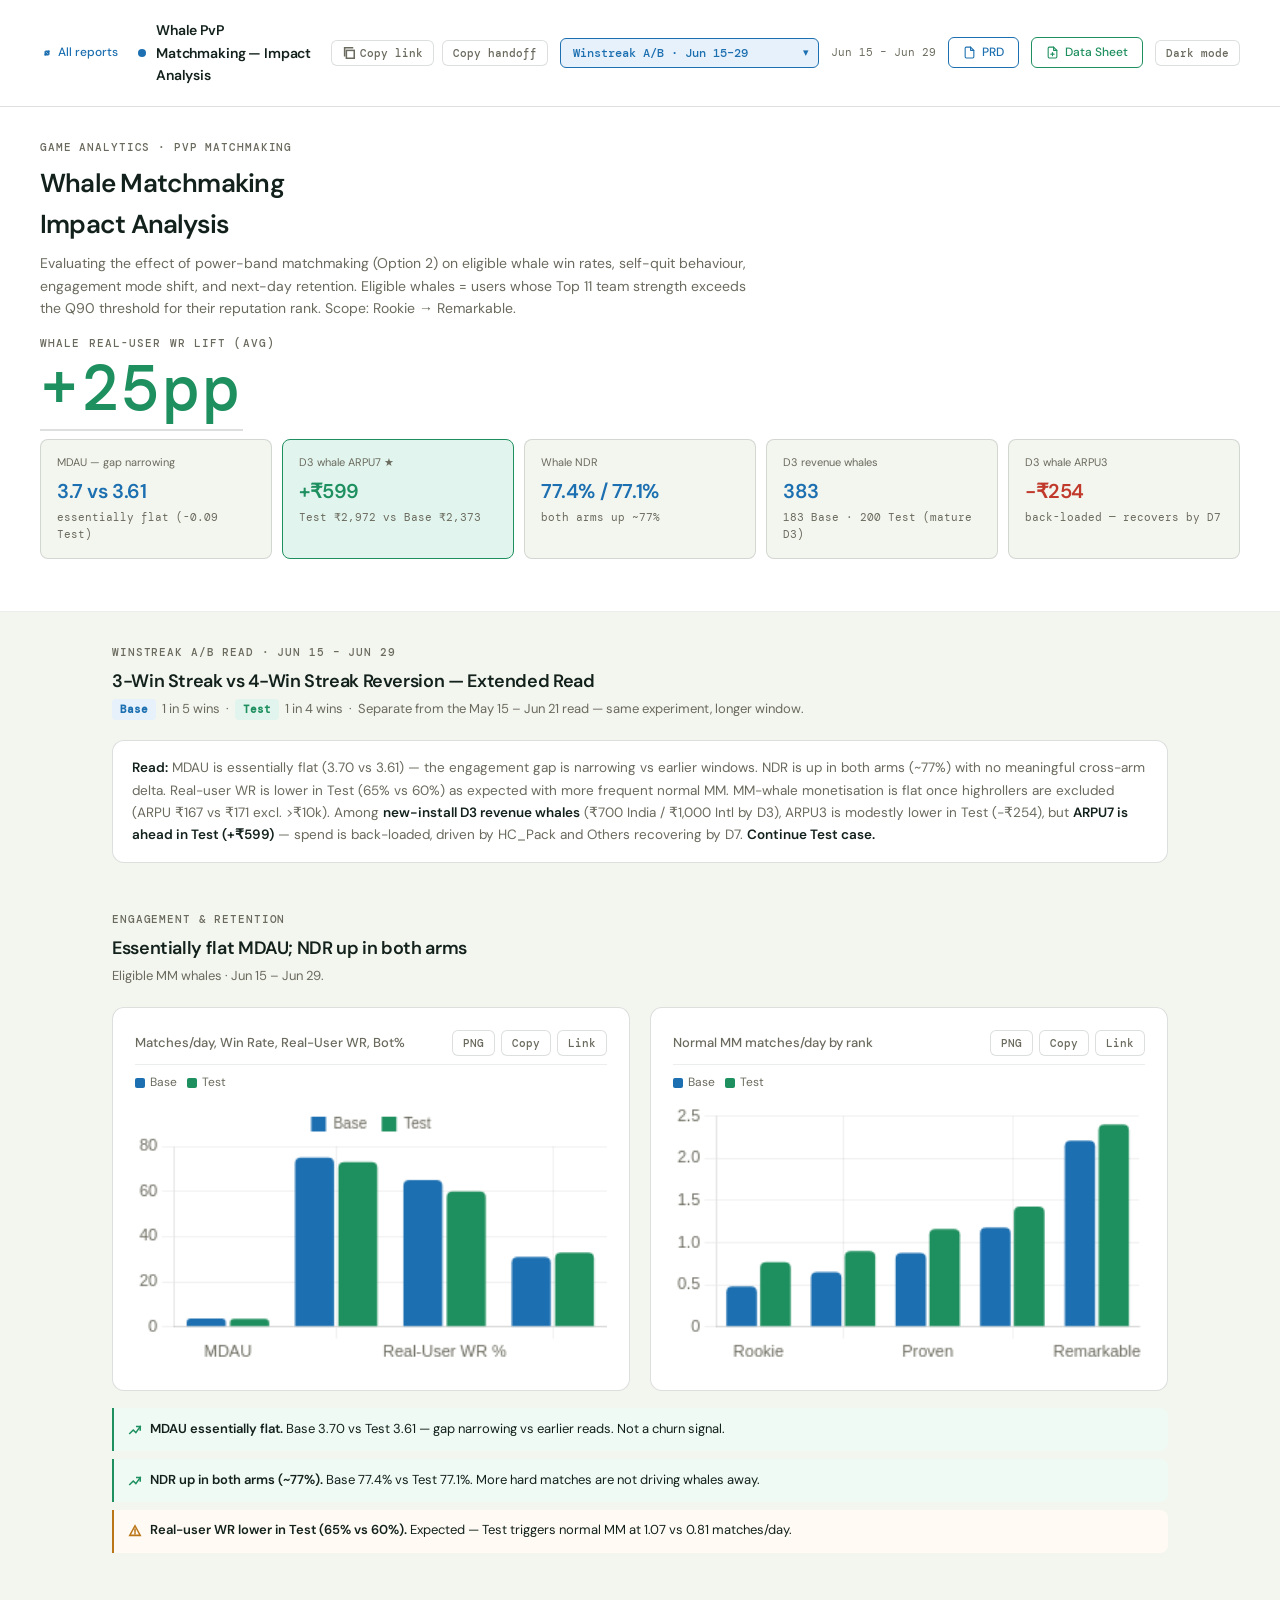
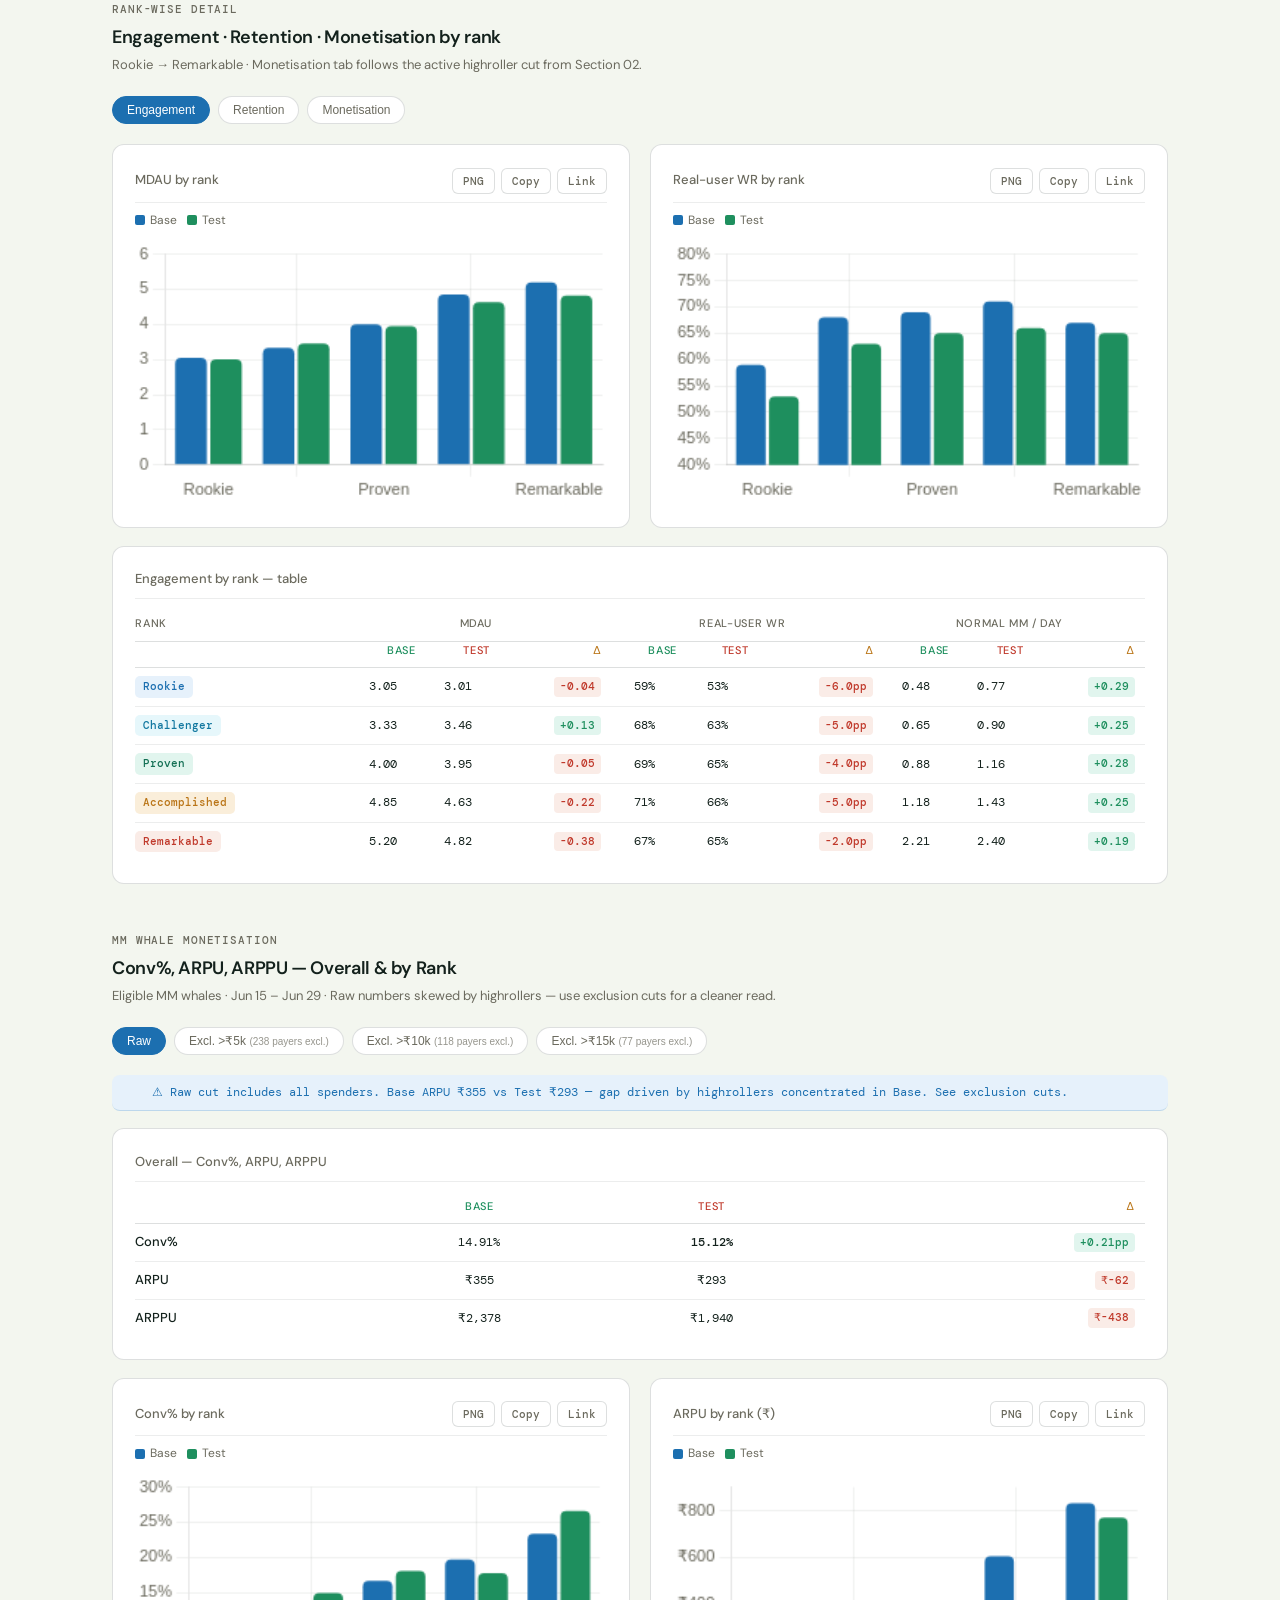
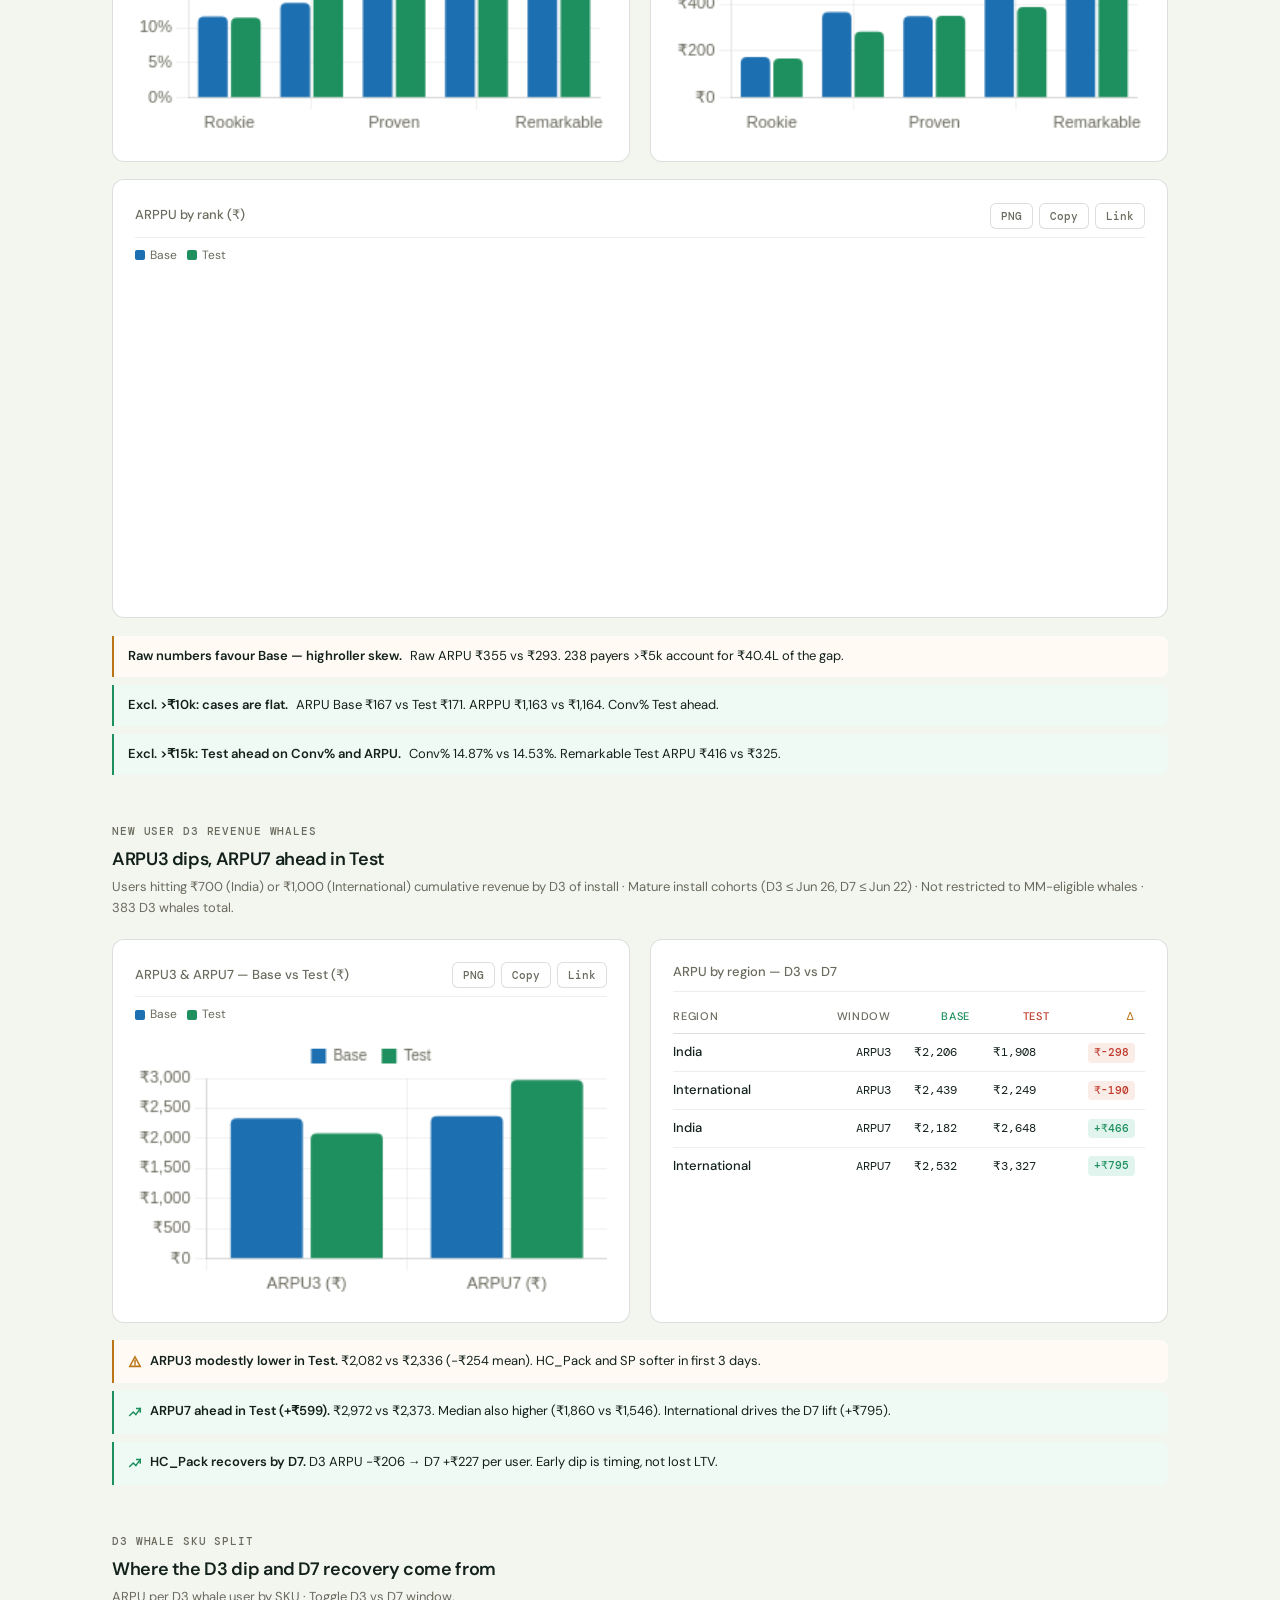
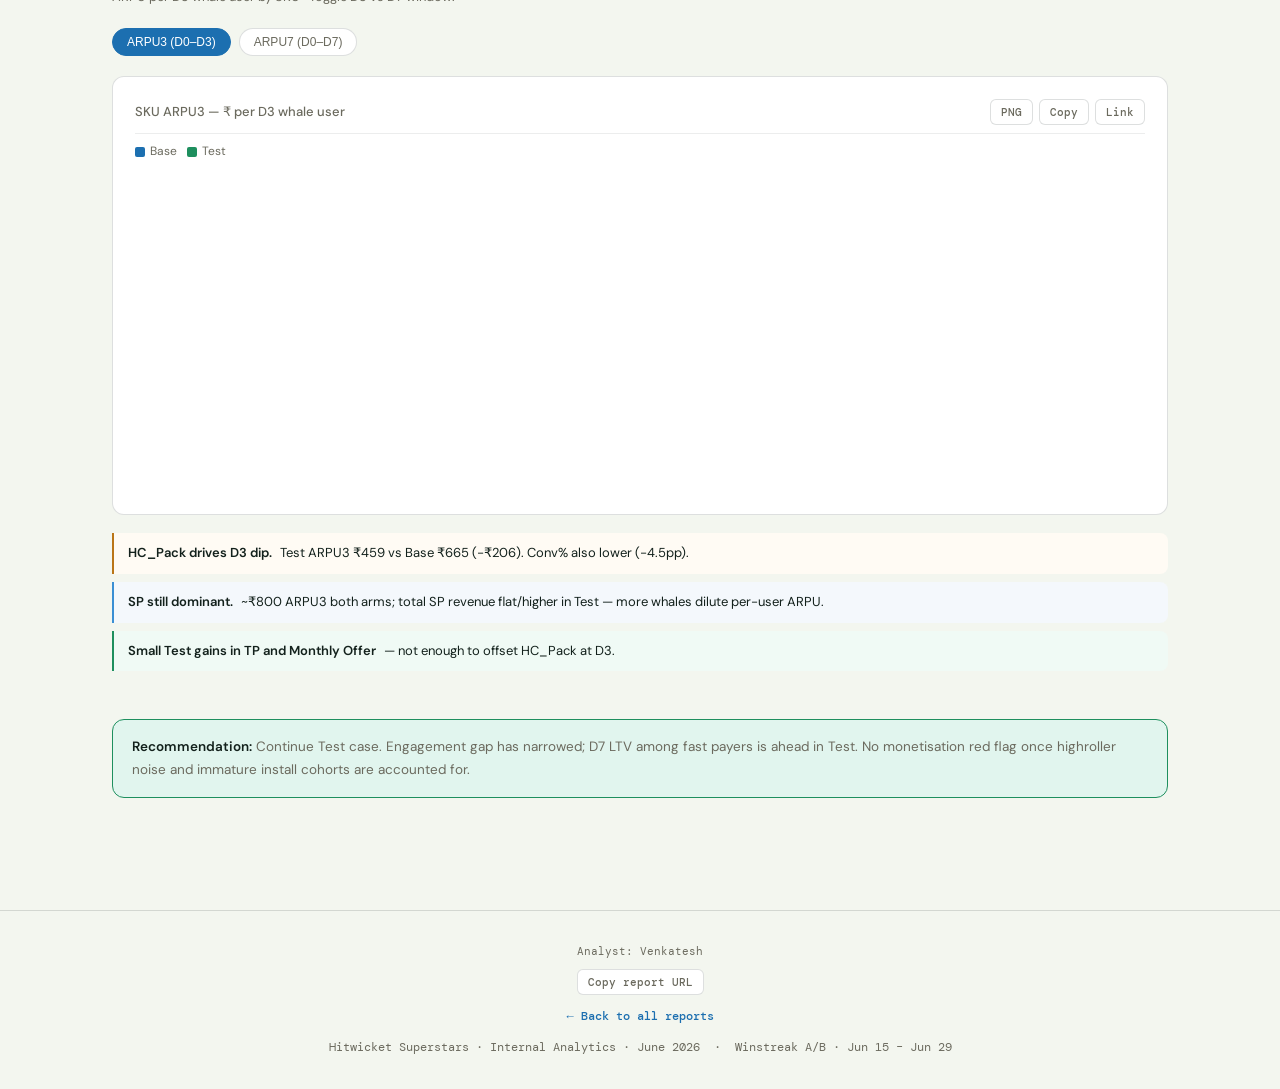
<file: whale_mm_analysis.html>
<!DOCTYPE html>
<html lang="en">
<head>
<meta charset="UTF-8">
<meta name="viewport" content="width=device-width, initial-scale=1.0">
<script>(function(){try{var t=localStorage.getItem('hw-theme');if(t)document.documentElement.setAttribute('data-theme',t);}catch(e){}})();</script>
<title>Whale PvP Matchmaking — Impact Analysis</title>
<meta name="description" content="Whale MM win-streak reversion AB — Jun 15–29 extended read. MDAU essentially flat; D3 whale ARPU7 ahead in Test. Separate May 15–Jun 21 read preserved.">
<meta property="og:title" content="Whale PvP Matchmaking — Impact Analysis">
<meta property="og:description" content="Whale MM win-streak reversion AB — Jun 15–29 extended read. MDAU essentially flat; D3 whale ARPU7 ahead in Test.">
<meta property="og:url" content="https://saivenkatesh007.github.io/hw-analytics-reports/whale_mm_analysis.html">
<meta property="og:type" content="article">
<link rel="icon" type="image/png" href="kit/favicon.png">
<link rel="stylesheet" href="kit/report.css">
</head>
<body data-report-slug="whale_mm_analysis" data-report-owner="Venkatesh">

<!-- HEADER -->
<header>
  <div class="brand">
    <div class="dot"></div>
    <h1>Whale PvP Matchmaking — Impact Analysis</h1>
  </div>
  <div class="header-right">
    <div class="timeline-select-wrap">
      <select id="timelineSelect">
        <option value="ab_jun29" selected>Winstreak A/B · Jun 15–29</option>
        <option value="ab">Winstreak A/B · May 15 – Jun 21</option>
        <option value="overall">Overall</option>
        <option value="5day">May 31 – Jun 4 (5-Day)</option>
        <option value="3day">May 31 – Jun 2 (3-Day)</option>
        <option value="day1">May 31 (Day 1)</option>
      </select>
    </div>
    <span class="meta" id="compLabel">Jun 15 – Jun 29</span>
    <a class="data-link" href="https://docs.google.com/document/d/1Jd7k8BmIg-NVPY3vZMu8PTCaXgU5gKpYyPi0Kf9XElc/edit?tab=t.0" target="_blank" rel="noopener">
      <svg viewBox="0 0 24 24" fill="none" stroke="currentColor" stroke-width="2" stroke-linecap="round" stroke-linejoin="round"><path d="M14 2H6a2 2 0 0 0-2 2v16a2 2 0 0 0 2 2h12a2 2 0 0 0 2-2V8z"/><polyline points="14 2 14 8 20 8"/></svg>
      PRD
    </a>
    <a class="data-link green" href="https://docs.google.com/spreadsheets/d/17fKDXQ-mEEVJAV6Bi7r8nn4vCA0CIZVifCcoU8CaxSw/edit?gid=0#gid=0" target="_blank" rel="noopener">
      <svg viewBox="0 0 24 24" fill="none" stroke="currentColor" stroke-width="2" stroke-linecap="round" stroke-linejoin="round"><path d="M14 2H6a2 2 0 0 0-2 2v16a2 2 0 0 0 2 2h12a2 2 0 0 0 2-2V8z"/><polyline points="14 2 14 8 20 8"/><line x1="12" y1="18" x2="12" y2="12"/><line x1="9" y1="15" x2="15" y2="15"/></svg>
      Data Sheet
    </a>
  </div>
</header>

<!-- CAVEAT -->
<div class="caveat-banner warn hidden" id="caveatBanner">
  ⚠ <span id="caveatText">3-day post-change read (May 31 – Jun 2) vs May 24–26. Signals are stabilising but continue monitoring.</span>
</div>

<!-- HERO -->
<section class="hero-section">
  <p class="hero-eyebrow">Game Analytics · PvP Matchmaking</p>
  <h2 class="hero-title">Whale Matchmaking<br>Impact Analysis</h2>
  <p class="hero-desc">
    Evaluating the effect of power-band matchmaking (Option 2) on eligible whale win rates, self-quit behaviour, engagement mode shift, and next-day retention.
    Eligible whales = users whose Top 11 team strength exceeds the Q90 threshold for their reputation rank. Scope: Rookie → Remarkable.
  </p>
  <div class="hero-stat-wrap">
    <p class="stat-scoreboard-label">Whale real-user WR lift (avg)</p>
    <p class="stat-scoreboard up" id="heroStat" data-value="25" data-prefix="+" data-suffix="pp" data-decimals="0">+25pp</p>
  </div>
  <div class="kpi-row" id="kpiRow">
    <!-- injected by JS -->
  </div>
</section>

<main>

  <div id="ranksplit_page" class="hidden">

  <!-- S1: ELIGIBLE BASE -->
  <div class="section">
    <div class="section-header">
      <p class="section-num">Eligible base</p>
      <p class="section-title">Who are the eligible whales?</p>
      <p class="section-sub">Users whose Top 11 strength exceeds the Q90 threshold for their rep rank. Stable across both windows — no meaningful composition shift.</p>
    </div>
    <div class="two-col" style="margin-bottom:1.1rem;">
      <div class="card">
        <p class="card-title">Eligible whale count by rank — Post window</p>
        <div class="chart-wrap"><canvas id="c_base_post"></canvas></div>
      </div>
      <div class="card">
        <p class="card-title">% of rank population that are eligible whales</p>
        <div class="legend">
          <span class="leg"><span class="leg-sq" style="background:var(--coral)"></span>Pre</span>
          <span class="leg"><span class="leg-sq" style="background:var(--teal)"></span>Post</span>
        </div>
        <div class="chart-wrap"><canvas id="c_base_pct"></canvas></div>
      </div>
    </div>
    <div class="insights" id="ins_base"></div>
  </div>

  <!-- S2: MECHANISM CHECK -->
  <div class="section">
    <div class="section-header">
      <p class="section-num">Mechanism check</p>
      <p class="section-title">Is the power band placing weaker opponents?</p>
      <p class="section-sub">Average opp_top11 / top11 against real users only. PRatio below 1.0 = opponent is weaker. Non-whale PRatio should remain ~1.0.</p>
    </div>
    <div class="two-col" style="margin-bottom:1.1rem;">
      <div class="card">
        <p class="card-title">Whale average PRatio — Pre vs Post</p>
        <div class="legend">
          <span class="leg"><span class="leg-sq" style="background:var(--coral)"></span>Pre</span>
          <span class="leg"><span class="leg-sq" style="background:var(--teal)"></span>Post</span>
        </div>
        <div class="chart-wrap"><canvas id="c_pratio_whale"></canvas></div>
      </div>
      <div class="card">
        <p class="card-title">Non-whale PRatio — stability check</p>
        <div class="legend">
          <span class="leg"><span class="leg-sq" style="background:var(--coral)"></span>Pre</span>
          <span class="leg"><span class="leg-sq" style="background:var(--blue-bar)"></span>Post</span>
        </div>
        <div class="chart-wrap"><canvas id="c_pratio_nonwhale"></canvas></div>
      </div>
    </div>
    <div class="insights" id="ins_pratio"></div>
  </div>

  <!-- S3: WIN RATE -->
  <div class="section">
    <div class="section-header">
      <p class="section-num">Win rate</p>
      <p class="section-title">Real-user win rate is the primary success metric</p>
      <p class="section-sub">Real-user WR strips bot wins out. All-match WR is inflated by the bot mechanic. Min 3 matches played to be included.</p>
    </div>
    <div class="card" style="margin-bottom:1.1rem;">
      <p class="card-title">Whale win rate — All Matches vs Real User, Pre vs Post</p>
      <div class="legend">
        <span class="leg"><span class="leg-sq" style="background:rgba(216,90,48,0.35)"></span>Pre — All Matches</span>
        <span class="leg"><span class="leg-sq" style="background:var(--coral)"></span>Pre — Real-User</span>
        <span class="leg"><span class="leg-sq" style="background:rgba(29,158,117,0.35)"></span>Post — All Matches</span>
        <span class="leg"><span class="leg-sq" style="background:var(--teal)"></span>Post — Real-User</span>
      </div>
      <div class="chart-wrap"><canvas id="c_wr_whale"></canvas></div>
    </div>
    <div class="two-col" style="margin-bottom:1.1rem;">
      <div class="card">
        <p class="card-title">Win rate breakdown — all ranks</p>
        <table class="comp-table" id="tbl_wr"></table>
      </div>
      <div class="card" style="display:flex;flex-direction:column;justify-content:center;">
        <div class="insights" id="ins_wr"></div>
      </div>
    </div>
  </div>

  <!-- S4: QUIT RATE -->
  <div class="section">
    <div class="section-header">
      <p class="section-num">Quit rate</p>
      <p class="section-title">Opponents quit more — whales quit less</p>
      <p class="section-sub">Opponent quit = weaker user forfeiting on seeing the mismatch (expected). Self-quit = whale quitting their own match (was a pain signal pre-change). Intentional forfeits only — disconnects not captured.</p>
    </div>
    <div class="two-col" style="margin-bottom:1.1rem;">
      <div class="card">
        <p class="card-title">Opponent quit rate — Whales</p>
        <div class="legend">
          <span class="leg"><span class="leg-sq" style="background:var(--coral)"></span>Pre</span>
          <span class="leg"><span class="leg-sq" style="background:var(--amber)"></span>Post</span>
        </div>
        <div class="chart-wrap"><canvas id="c_quit_opp_whale"></canvas></div>
      </div>
      <div class="card">
        <p class="card-title">Opponent quit rate — Non-Whales</p>
        <div class="legend">
          <span class="leg"><span class="leg-sq" style="background:var(--coral)"></span>Pre</span>
          <span class="leg"><span class="leg-sq" style="background:var(--blue-bar)"></span>Post</span>
        </div>
        <div class="chart-wrap"><canvas id="c_quit_opp_nw"></canvas></div>
      </div>
    </div>
    <div class="two-col" id="selfquit_row" style="margin-bottom:1.1rem;">
      <div class="card">
        <p class="card-title">Self-quit rate — Whales <span style="font-size:10px;color:var(--teal);background:var(--teal-light);padding:1px 6px;border-radius:4px;margin-left:4px;">3-day & 5-day</span></p>
        <div class="legend">
          <span class="leg"><span class="leg-sq" style="background:var(--coral)"></span>Pre</span>
          <span class="leg"><span class="leg-sq" style="background:var(--teal)"></span>Post</span>
        </div>
        <div class="chart-wrap"><canvas id="c_quit_self_whale"></canvas></div>
      </div>
      <div class="card">
        <p class="card-title">Self-quit rate — Non-Whales <span style="font-size:10px;color:var(--teal);background:var(--teal-light);padding:1px 6px;border-radius:4px;margin-left:4px;">3-day & 5-day</span></p>
        <div class="legend">
          <span class="leg"><span class="leg-sq" style="background:var(--coral)"></span>Pre</span>
          <span class="leg"><span class="leg-sq" style="background:var(--blue-bar)"></span>Post</span>
        </div>
        <div class="chart-wrap"><canvas id="c_quit_self_nw"></canvas></div>
      </div>
    </div>
    <div class="insights" id="ins_quit"></div>
  </div>

  <!-- S5: ENGAGEMENT SHIFT -->
  <div class="section">
    <div class="section-header">
      <p class="section-num">Engagement shift</p>
      <p class="section-title">Whales are moving from League back to PvP</p>
      <p class="section-sub">Pre-change, whales refugeed into League where winrates were better. The intended outcome is to make PvP rewarding enough that they return to it.</p>
    </div>
    <div class="card" style="margin-bottom:1.1rem;">
      <p class="card-title">League adoption % — Whale vs Non-Whale, Pre vs Post</p>
      <div class="legend">
        <span class="leg"><span class="leg-sq" style="background:#D4A017"></span>Whale Pre</span>
        <span class="leg"><span class="leg-sq" style="background:var(--amber)"></span>Whale Post</span>
        <span class="leg"><span class="leg-sq" style="background:var(--blue-bar)"></span>Non-Whale Pre</span>
        <span class="leg"><span class="leg-sq" style="background:var(--blue)"></span>Non-Whale Post</span>
      </div>
      <div class="chart-wrap"><canvas id="c_league"></canvas></div>
    </div>
    <div class="two-col" style="margin-bottom:1.1rem;">
      <div class="card">
        <p class="card-title">League & PvP matches/day — Whales</p>
        <table class="comp-table" id="tbl_matches"></table>
      </div>
      <div class="card" style="display:flex;flex-direction:column;justify-content:center;">
        <div class="insights" id="ins_engagement"></div>
      </div>
    </div>
  </div>

  <!-- S6: NDR -->
  <div class="section" id="ndr_section">
    <div class="section-header">
      <p class="section-num">Next-day retention</p>
      <p class="section-title">Whale PvP retention improved post-change</p>
      <p class="section-sub">% of users who return to play PvP the next day. Whale NDR is now above non-whale at every rank except Remarkable.</p>
    </div>
    <div class="two-col" style="margin-bottom:1.1rem;">
      <div class="card">
        <p class="card-title">NDR% by rank — Whales, Pre vs Post</p>
        <div class="legend">
          <span class="leg"><span class="leg-sq" style="background:var(--coral)"></span>Pre</span>
          <span class="leg"><span class="leg-sq" style="background:var(--teal)"></span>Post</span>
        </div>
        <div class="chart-wrap"><canvas id="c_ndr_whale"></canvas></div>
      </div>
      <div class="card">
        <p class="card-title">NDR% by rank — Non-Whales, Pre vs Post</p>
        <div class="legend">
          <span class="leg"><span class="leg-sq" style="background:var(--coral)"></span>Pre</span>
          <span class="leg"><span class="leg-sq" style="background:var(--blue-bar)"></span>Post</span>
        </div>
        <div class="chart-wrap"><canvas id="c_ndr_nonwhale"></canvas></div>
      </div>
    </div>
    <div class="insights" id="ins_ndr"></div>
  </div>

  <!-- S7: TIME SPENT -->
  <div class="section">
    <div class="section-header">
      <p class="section-num" id="timespent_num">TIME SPENT</p>
      <p class="section-title">Session time is broadly stable — slight uptick at higher ranks</p>
      <p class="section-sub">Average daily time spent in-game (mins) by rank. The Day 1 dip has fully reversed — whale time spent is up vs pre-change in both the 3-day and 5-day windows.</p>
    </div>
    <div class="two-col" style="margin-bottom:1.1rem;">
      <div class="card">
        <p class="card-title">Avg. time spent (mins) — Whale, Pre vs Post</p>
        <div class="legend">
          <span class="leg"><span class="leg-sq" style="background:var(--coral)"></span>Pre</span>
          <span class="leg"><span class="leg-sq" style="background:var(--teal)"></span>Post</span>
        </div>
        <div class="chart-wrap"><canvas id="c_time_whale"></canvas></div>
      </div>
      <div class="card">
        <p class="card-title">Avg. time spent (mins) — Non-Whale, Pre vs Post</p>
        <div class="legend">
          <span class="leg"><span class="leg-sq" style="background:var(--coral)"></span>Pre</span>
          <span class="leg"><span class="leg-sq" style="background:var(--blue-bar)"></span>Post</span>
        </div>
        <div class="chart-wrap"><canvas id="c_time_nonwhale"></canvas></div>
      </div>
    </div>
    <div class="insights" id="ins_time"></div>
  </div>

  <!-- S8: WHALES FACED -->
  <div class="section" id="whalesfaced_section">
    <div class="section-header">
      <p class="section-num">Whales faced by non-whales</p>
      <p class="section-title">Non-whale exposure to Q90 whales — is a same-day cooldown needed?</p>
      <p class="section-sub">Distribution of how many eligible whales a non-whale user faces per day. Input for deciding urgency of the same-day cooldown (not yet shipped).</p>
    </div>
    <div class="card" style="margin-bottom:1.1rem;">
      <p class="card-title">Non-whale users: whales faced per day — Post window distribution</p>
      <div class="chart-wrap"><canvas id="c_whalesfaced"></canvas></div>
    </div>
    <div class="insights" id="ins_whalesfaced"></div>
  </div>

  <!-- S8b: PAYER MIX -->
  <div class="section" id="payermix_section">
    <div class="section-header">
      <p class="section-num">Payer exposure at risk</p>
      <p class="section-title">Why the same-day safeguard is being built</p>
      <p class="section-sub">Of the non-whale users being matched against Q90 whales, a meaningful share are paying users — particularly at higher ranks. This is the primary driver for prioritising the same-day cooldown.</p>
    </div>
    <div class="two-col" style="margin-bottom:1.1rem;">
      <div class="card">
        <p class="card-title">% of non-whales facing whales who are payers</p>
        <div class="legend">
          <span class="leg"><span class="leg-sq" style="background:var(--blue)"></span>Any payer</span>
          <span class="leg"><span class="leg-sq" style="background:var(--teal)"></span>$1+ payer (LTV &gt; $80)</span>
        </div>
        <div class="chart-wrap"><canvas id="c_payer_mix"></canvas></div>
      </div>
      <div class="card" style="display:flex;flex-direction:column;justify-content:center;">
        <div class="insights" id="ins_payermix"></div>
      </div>
    </div>
  </div>

  <!-- S10: OPEN QUESTIONS -->
  <div class="section">
    <div class="section-header">
      <p class="section-num" id="openq_num">OPEN QUESTIONS</p>
      <p class="section-title">What to track going forward</p>
      <p class="section-sub">With 3 days of data, signals are stabilising. These are the remaining watch items.</p>
    </div>
    <div class="opp-grid" id="openq_grid"></div>
  </div>


  </div><!-- end ranksplit_page -->

  <!-- ══ OVERALL PAGE ══ -->
  <div id="overall_page" class="hidden">

    <div class="section">
      <div class="section-header">
        <p class="section-num">Overall metrics read</p>
        <p class="section-title">Pre vs Post — by user type & rank</p>
        <p class="section-sub">
          Comparison of May 24–28 (pre) vs May 31–Jun 4 (post) across Free, Payer, and Whale segments.
          Metrics split by user type; each chart shows Pre vs Post by reputation rank.
        </p>
      </div>
      <div class="caveat-banner" style="margin-bottom:1.5rem;border-radius:var(--radius-sm);">
        ⚠ Monetisation metrics (ARPPU, ARPU) are directional only — a new character was launched in the post window, making it impossible to isolate the MM change's contribution to revenue. Pre window: Apr 30 – May 9. Post window: May 31 – Jun 9.
      </div>
    </div>

    <!-- METRIC 1: Avg PvP Matches/Day -->
    <div class="section">
      <div class="section-header">
        <p class="section-num">Metric 01</p>
        <p class="section-title">Avg PvP Matches per Day</p>
        <p class="section-sub">Average number of PvP matches played per user per day, by rank and user type.</p>
      </div>
      <div class="three-col" style="margin-bottom:1.1rem;">
        <div class="card"><p class="card-title">Free User</p><div class="chart-wrap"><canvas id="ov_matches_free"></canvas></div></div>
        <div class="card"><p class="card-title">Payer</p><div class="chart-wrap"><canvas id="ov_matches_payer"></canvas></div></div>
        <div class="card"><p class="card-title">Whale</p><div class="chart-wrap"><canvas id="ov_matches_whale"></canvas></div></div>
      </div>
    </div>

    <!-- METRIC 2: Win Rate -->
    <div class="section">
      <div class="section-header">
        <p class="section-num">Metric 02</p>
        <p class="section-title">Win Rate (All Matches)</p>
        <p class="section-sub">Win rate including bot matches. Min 3 matches per user.</p>
      </div>
      <div class="three-col" style="margin-bottom:1.1rem;">
        <div class="card"><p class="card-title">Free User</p><div class="chart-wrap"><canvas id="ov_wr_free"></canvas></div></div>
        <div class="card"><p class="card-title">Payer</p><div class="chart-wrap"><canvas id="ov_wr_payer"></canvas></div></div>
        <div class="card"><p class="card-title">Whale</p><div class="chart-wrap"><canvas id="ov_wr_whale"></canvas></div></div>
      </div>
    </div>

    <!-- METRIC 3: Real User Win Rate -->
    <div class="section">
      <div class="section-header">
        <p class="section-num">Metric 03</p>
        <p class="section-title">Real-User Opponent Win Rate</p>
        <p class="section-sub">Win rate against real (non-bot) opponents only. Min 3 real-user matches per user.</p>
      </div>
      <div class="three-col" style="margin-bottom:1.1rem;">
        <div class="card"><p class="card-title">Free User</p><div class="chart-wrap"><canvas id="ov_rwr_free"></canvas></div></div>
        <div class="card"><p class="card-title">Payer</p><div class="chart-wrap"><canvas id="ov_rwr_payer"></canvas></div></div>
        <div class="card"><p class="card-title">Whale</p><div class="chart-wrap"><canvas id="ov_rwr_whale"></canvas></div></div>
      </div>
    </div>

    <!-- METRIC 4: NDR -->
    <div class="section">
      <div class="section-header">
        <p class="section-num">Metric 04</p>
        <p class="section-title">Next-Day PvP Retention</p>
        <p class="section-sub">% of users who return to play PvP the following day.</p>
      </div>
      <div class="three-col" style="margin-bottom:1.1rem;">
        <div class="card"><p class="card-title">Free User</p><div class="chart-wrap"><canvas id="ov_ndr_free"></canvas></div></div>
        <div class="card"><p class="card-title">Payer</p><div class="chart-wrap"><canvas id="ov_ndr_payer"></canvas></div></div>
        <div class="card"><p class="card-title">Whale</p><div class="chart-wrap"><canvas id="ov_ndr_whale"></canvas></div></div>
      </div>
    </div>

    <!-- METRIC 5: ARPPU -->
    <div class="section">
      <div class="section-header">
        <p class="section-num">Metric 05</p>
        <p class="section-title">ARPPU — Avg Revenue per Paying User (₹)</p>
        <p class="section-sub">Period revenue averaged across paying users in each segment. Directional only — new character launched in post window.</p>
      </div>
      <div class="two-col" style="margin-bottom:1.1rem;">
        <div class="card"><p class="card-title">Payer</p><div class="chart-wrap"><canvas id="ov_arppu_payer"></canvas></div></div>
        <div class="card"><p class="card-title">Whale</p><div class="chart-wrap"><canvas id="ov_arppu_whale"></canvas></div></div>
      </div>
    </div>

    <!-- METRIC 6: ARPU -->
    <div class="section">
      <div class="section-header">
        <p class="section-num">Metric 06</p>
        <p class="section-title">ARPU — Avg Revenue per User (₹)</p>
        <p class="section-sub">Period revenue divided by total users in rank segment. Directional only — new character launched in post window.</p>
      </div>
      <div class="two-col" style="margin-bottom:1.1rem;">
        <div class="card"><p class="card-title">Payer</p><div class="chart-wrap"><canvas id="ov_arpu_payer"></canvas></div></div>
        <div class="card"><p class="card-title">Whale</p><div class="chart-wrap"><canvas id="ov_arpu_whale"></canvas></div></div>
      </div>
    </div>

  </div><!-- end overall_page -->

  <!-- ══ A/B PAGE ══ -->
  <div id="ab_page" class="hidden">

    <div class="section">
      <div class="section-header">
        <p class="section-num">Winstreak A/B Read · May 15 – Jun 21</p>
        <p class="section-title">3-Win Streak vs 4-Win Streak Reversion</p>
        <p class="section-sub">
          <span class="ab-tag base">Base</span>&nbsp; 1 in 5 wins reverts to normal MM (4-win streak) &nbsp;·&nbsp;
          <span class="ab-tag test">Test</span>&nbsp; 1 in 4 wins reverts to normal MM (3-win streak)
        </p>
      </div>
      <div class="read-box">
        <strong>Read:</strong> Test case triggers normal MM more frequently (1.15 vs 0.89 normal matches/day) — working as intended.
        Real-user WR is lower in Test (58% vs 63%) — expected, as more frequent reversion means more hard matches.
        NDR is virtually identical (72.3% vs 72.4%) — more hard matches are not driving whales away.
        Raw monetisation favours Base, but this is driven by a small number of highrollers.
        Once excluded (>₹10k, >₹15k cuts), ARPU and ARPPU are flat to marginally better in Test, with Conv% ahead in Test at every cut.
        <strong>The slight dip in matches/day (3.76 vs 3.91) is the one metric to continue monitoring.</strong>
      </div>
    </div>

    <!-- ENGAGEMENT & RETENTION -->
    <div class="section">
      <div class="section-header">
        <p class="section-num">Engagement & retention</p>
        <p class="section-title">Overall</p>
        <p class="section-sub">Overall metrics across both cases. Rank-level breakdown below.</p>
      </div>
      <div class="two-col" style="margin-bottom:1.1rem;">
        <div class="card">
          <p class="card-title">Matches per day, Win Rate, Real-User WR, Bot%</p>
          <div class="legend">
            <span class="leg"><span class="leg-sq" style="background:var(--blue)"></span>Base</span>
            <span class="leg"><span class="leg-sq" style="background:var(--teal)"></span>Test</span>
          </div>
          <div class="chart-wrap"><canvas id="ab_eng_overall"></canvas></div>
        </div>
        <div class="card">
          <p class="card-title">Match distribution — Whale MM vs Normal MM matches/day</p>
          <div class="legend">
            <span class="leg"><span class="leg-sq" style="background:var(--blue)"></span>Base</span>
            <span class="leg"><span class="leg-sq" style="background:var(--teal)"></span>Test</span>
          </div>
          <div class="chart-wrap"><canvas id="ab_matches_dist"></canvas></div>
        </div>
      </div>
      <div class="two-col" style="margin-bottom:1.1rem;">
        <div class="card">
          <p class="card-title">Real-user WR by rank</p>
          <div class="legend">
            <span class="leg"><span class="leg-sq" style="background:var(--blue)"></span>Base</span>
            <span class="leg"><span class="leg-sq" style="background:var(--teal)"></span>Test</span>
          </div>
          <div class="chart-wrap"><canvas id="ab_rwr_rank"></canvas></div>
        </div>
        <div class="card">
          <p class="card-title">Normal MM matches/day by rank</p>
          <div class="legend">
            <span class="leg"><span class="leg-sq" style="background:var(--blue)"></span>Base</span>
            <span class="leg"><span class="leg-sq" style="background:var(--teal)"></span>Test</span>
          </div>
          <div class="chart-wrap"><canvas id="ab_normal_rank"></canvas></div>
        </div>
      </div>
      <div class="two-col" style="margin-bottom:1.1rem;">
        <div class="card">
          <p class="card-title">Next-day PvP retention by rank</p>
          <div class="legend">
            <span class="leg"><span class="leg-sq" style="background:var(--blue)"></span>Base</span>
            <span class="leg"><span class="leg-sq" style="background:var(--teal)"></span>Test</span>
          </div>
          <div class="chart-wrap"><canvas id="ab_ndr_rank"></canvas></div>
        </div>
        <div class="card">
          <p class="card-title">Power ratio — Whale MM vs Normal MM matches</p>
          <div class="legend">
            <span class="leg"><span class="leg-sq" style="background:var(--blue)"></span>Base</span>
            <span class="leg"><span class="leg-sq" style="background:var(--teal)"></span>Test</span>
          </div>
          <div class="chart-wrap"><canvas id="ab_pratio"></canvas></div>
        </div>
      </div>
      <div class="insights">
        <div class="insight good"><strong>Reversion frequency working as intended.</strong> Test triggers normal MM at 1.15 matches/day vs Base 0.89 — a 29% increase, consistent with going from 1-in-5 to 1-in-4 matches.</div>
        <div class="insight warn"><strong>Real-user WR drop in Test is expected.</strong> 58% vs 63% overall. More frequent hard matches by design. Power ratio in normal MM matches is identical (1.01 both cases) — confirming the opponent quality in reversion matches is the same.</div>
        <div class="insight good"><strong>NDR is flat.</strong> Base 72.4% vs Test 72.3%. More frequent hard matches are not driving whales away the next day.</div>
        <div class="insight warn"><strong>Matches/day dipped slightly in Test (3.76 vs 3.91).</strong> Small but consistent across ranks. The one metric to watch — could signal that harder matches reduce session volume over time.</div>
      </div>
    </div>

    <!-- MONETISATION -->
    <div class="section">
      <div class="section-header">
        <p class="section-num">Monetisation</p>
        <p class="section-title">Conv%, ARPU, ARPPU — Overall & by Rank</p>
        <p class="section-sub">Raw numbers are skewed by a small number of highrollers. Use the exclusion cuts for a cleaner read.</p>
      </div>

      <!-- Cut toggle -->
      <div class="ab-toggle-row">
        <button class="ab-toggle active" onclick="switchCut('raw', this)">Raw</button>
        <button class="ab-toggle" onclick="switchCut('5k', this)">Excl. &gt;₹5k <span style="font-size:10px;color:inherit;opacity:0.7">(112 payers excl.)</span></button>
        <button class="ab-toggle" onclick="switchCut('10k', this)">Excl. &gt;₹10k <span style="font-size:10px;color:inherit;opacity:0.7">(53 payers excl.)</span></button>
        <button class="ab-toggle" onclick="switchCut('15k', this)">Excl. &gt;₹15k <span style="font-size:10px;color:inherit;opacity:0.7">(34 payers excl.)</span></button>
      </div>

      <!-- RAW -->
      <div id="cut_raw" class="monet-cut active">
        <div class="caveat-banner" style="margin-bottom:1.1rem;border-radius:var(--radius-sm);">
          ⚠ Raw cut includes all spenders. Base ARPU ₹247 vs Test ₹182 — gap is driven by a small number of very high spenders concentrated in Base. See exclusion cuts for a cleaner comparison.
        </div>
        <div class="two-col" style="margin-bottom:1.1rem;">
        <div class="card" style="margin-bottom:1.1rem;">
          <p class="card-title">Overall — Conv%, ARPU, ARPPU</p>
          <table class="comp-table">
            <thead>
              <tr>
                <th></th>
                <th class="post" style="text-align:center">Base</th>
                <th class="pre" style="text-align:center">Test</th>
                <th class="delta">Δ</th>
              </tr>
            </thead>
            <tbody>
              <tr>
                <td>Conv%</td>
                <td style="text-align:center">10.86%</td>
                <td style="text-align:center" class="val-up">10.86%</td>
                <td><span class="delta-pill up">+0.00pp</span></td>
              </tr>
              <tr>
                <td>ARPU</td>
                <td style="text-align:center">₹247</td>
                <td style="text-align:center">₹182</td>
                <td><span class="delta-pill down">₹-65</span></td>
              </tr>
              <tr>
                <td>ARPPU</td>
                <td style="text-align:center">₹2,279</td>
                <td style="text-align:center">₹1,672</td>
                <td><span class="delta-pill down">₹-607</span></td>
              </tr>
            </tbody>
          </table>
        </div>
          <div class="card">
            <p class="card-title">Conv% by rank</p>
            <div class="legend"><span class="leg"><span class="leg-sq" style="background:var(--blue)"></span>Base</span><span class="leg"><span class="leg-sq" style="background:var(--teal)"></span>Test</span></div>
            <div class="chart-wrap"><canvas id="ab_conv_raw_rank"></canvas></div>
          </div>
        </div>
        <div class="two-col">
          <div class="card">
            <p class="card-title">ARPU by rank (₹)</p>
            <div class="legend"><span class="leg"><span class="leg-sq" style="background:var(--blue)"></span>Base</span><span class="leg"><span class="leg-sq" style="background:var(--teal)"></span>Test</span></div>
            <div class="chart-wrap"><canvas id="ab_arpu_raw_rank"></canvas></div>
          </div>
          <div class="card">
            <p class="card-title">ARPPU by rank (₹)</p>
            <div class="legend"><span class="leg"><span class="leg-sq" style="background:var(--blue)"></span>Base</span><span class="leg"><span class="leg-sq" style="background:var(--teal)"></span>Test</span></div>
            <div class="chart-wrap"><canvas id="ab_arppu_raw_rank"></canvas></div>
          </div>
        </div>
      </div>

      <!-- EXCL >5k -->
      <div id="cut_5k" class="monet-cut">
        <div class="caveat-banner" style="margin-bottom:1.1rem;border-radius:var(--radius-sm);">
          112 payers excluded · ₹17,72,072 revenue removed. Test Conv% ahead: 10.24% vs 10.1%.
        </div>
        <div class="two-col" style="margin-bottom:1.1rem;">
        <div class="card" style="margin-bottom:1.1rem;">
          <p class="card-title">Overall — Conv%, ARPU, ARPPU</p>
          <table class="comp-table">
            <thead>
              <tr>
                <th></th>
                <th class="post" style="text-align:center">Base</th>
                <th class="pre" style="text-align:center">Test</th>
                <th class="delta">Δ</th>
              </tr>
            </thead>
            <tbody>
              <tr>
                <td>Conv%</td>
                <td style="text-align:center">10.1%</td>
                <td style="text-align:center" class="val-up">10.24%</td>
                <td><span class="delta-pill up">+0.14pp</span></td>
              </tr>
              <tr>
                <td>ARPU</td>
                <td style="text-align:center">₹90</td>
                <td style="text-align:center">₹97</td>
                <td><span class="delta-pill up">+₹7</span></td>
              </tr>
              <tr>
                <td>ARPPU</td>
                <td style="text-align:center">₹892</td>
                <td style="text-align:center">₹949</td>
                <td><span class="delta-pill up">+₹57</span></td>
              </tr>
            </tbody>
          </table>
        </div>
          <div class="card">
            <p class="card-title">Conv% by rank</p>
            <div class="legend"><span class="leg"><span class="leg-sq" style="background:var(--blue)"></span>Base</span><span class="leg"><span class="leg-sq" style="background:var(--teal)"></span>Test</span></div>
            <div class="chart-wrap"><canvas id="ab_conv_5k_rank"></canvas></div>
          </div>
        </div>
        <div class="two-col">
          <div class="card">
            <p class="card-title">ARPU by rank (₹)</p>
            <div class="legend"><span class="leg"><span class="leg-sq" style="background:var(--blue)"></span>Base</span><span class="leg"><span class="leg-sq" style="background:var(--teal)"></span>Test</span></div>
            <div class="chart-wrap"><canvas id="ab_arpu_5k_rank"></canvas></div>
          </div>
          <div class="card">
            <p class="card-title">ARPPU by rank (₹)</p>
            <div class="legend"><span class="leg"><span class="leg-sq" style="background:var(--blue)"></span>Base</span><span class="leg"><span class="leg-sq" style="background:var(--teal)"></span>Test</span></div>
            <div class="chart-wrap"><canvas id="ab_arppu_5k_rank"></canvas></div>
          </div>
        </div>
      </div>

      <!-- EXCL >10k -->
      <div id="cut_10k" class="monet-cut">
        <div class="caveat-banner" style="margin-bottom:1.1rem;border-radius:var(--radius-sm);">
          53 payers excluded · ₹13,53,728 revenue removed. ARPU and ARPPU essentially flat. Test Conv% marginally ahead: 10.57% vs 10.5%.
        </div>
        <div class="two-col" style="margin-bottom:1.1rem;">
        <div class="card" style="margin-bottom:1.1rem;">
          <p class="card-title">Overall — Conv%, ARPU, ARPPU</p>
          <table class="comp-table">
            <thead>
              <tr>
                <th></th>
                <th class="post" style="text-align:center">Base</th>
                <th class="pre" style="text-align:center">Test</th>
                <th class="delta">Δ</th>
              </tr>
            </thead>
            <tbody>
              <tr>
                <td>Conv%</td>
                <td style="text-align:center">10.5%</td>
                <td style="text-align:center" class="val-up">10.57%</td>
                <td><span class="delta-pill up">+0.07pp</span></td>
              </tr>
              <tr>
                <td>ARPU</td>
                <td style="text-align:center">₹121</td>
                <td style="text-align:center">₹123</td>
                <td><span class="delta-pill up">+₹2</span></td>
              </tr>
              <tr>
                <td>ARPPU</td>
                <td style="text-align:center">₹1,155</td>
                <td style="text-align:center">₹1,159</td>
                <td><span class="delta-pill up">+₹4</span></td>
              </tr>
            </tbody>
          </table>
        </div>
          <div class="card">
            <p class="card-title">Conv% by rank</p>
            <div class="legend"><span class="leg"><span class="leg-sq" style="background:var(--blue)"></span>Base</span><span class="leg"><span class="leg-sq" style="background:var(--teal)"></span>Test</span></div>
            <div class="chart-wrap"><canvas id="ab_conv_10k_rank"></canvas></div>
          </div>
        </div>
        <div class="two-col">
          <div class="card">
            <p class="card-title">ARPU by rank (₹)</p>
            <div class="legend"><span class="leg"><span class="leg-sq" style="background:var(--blue)"></span>Base</span><span class="leg"><span class="leg-sq" style="background:var(--teal)"></span>Test</span></div>
            <div class="chart-wrap"><canvas id="ab_arpu_10k_rank"></canvas></div>
          </div>
          <div class="card">
            <p class="card-title">ARPPU by rank (₹)</p>
            <div class="legend"><span class="leg"><span class="leg-sq" style="background:var(--blue)"></span>Base</span><span class="leg"><span class="leg-sq" style="background:var(--teal)"></span>Test</span></div>
            <div class="chart-wrap"><canvas id="ab_arppu_10k_rank"></canvas></div>
          </div>
        </div>
      </div>

      <!-- EXCL >15k -->
      <div id="cut_15k" class="monet-cut">
        <div class="caveat-banner" style="margin-bottom:1.1rem;border-radius:var(--radius-sm);">
          34 payers excluded · ₹11,22,828 revenue removed. Test ahead on all three metrics. Remarkable Test Conv% 21.99% vs Base 17.56%.
        </div>
        <div class="two-col" style="margin-bottom:1.1rem;">
        <div class="card" style="margin-bottom:1.1rem;">
          <p class="card-title">Overall — Conv%, ARPU, ARPPU</p>
          <table class="comp-table">
            <thead>
              <tr>
                <th></th>
                <th class="post" style="text-align:center">Base</th>
                <th class="pre" style="text-align:center">Test</th>
                <th class="delta">Δ</th>
              </tr>
            </thead>
            <tbody>
              <tr>
                <td>Conv%</td>
                <td style="text-align:center">10.61%</td>
                <td style="text-align:center" class="val-up">10.69%</td>
                <td><span class="delta-pill up">+0.08pp</span></td>
              </tr>
              <tr>
                <td>ARPU</td>
                <td style="text-align:center">₹136</td>
                <td style="text-align:center">₹139</td>
                <td><span class="delta-pill up">+₹3</span></td>
              </tr>
              <tr>
                <td>ARPPU</td>
                <td style="text-align:center">₹1,283</td>
                <td style="text-align:center">₹1,299</td>
                <td><span class="delta-pill up">+₹16</span></td>
              </tr>
            </tbody>
          </table>
        </div>
          <div class="card">
            <p class="card-title">Conv% by rank</p>
            <div class="legend"><span class="leg"><span class="leg-sq" style="background:var(--blue)"></span>Base</span><span class="leg"><span class="leg-sq" style="background:var(--teal)"></span>Test</span></div>
            <div class="chart-wrap"><canvas id="ab_conv_15k_rank"></canvas></div>
          </div>
        </div>
        <div class="two-col">
          <div class="card">
            <p class="card-title">ARPU by rank (₹)</p>
            <div class="legend"><span class="leg"><span class="leg-sq" style="background:var(--blue)"></span>Base</span><span class="leg"><span class="leg-sq" style="background:var(--teal)"></span>Test</span></div>
            <div class="chart-wrap"><canvas id="ab_arpu_15k_rank"></canvas></div>
          </div>
          <div class="card">
            <p class="card-title">ARPPU by rank (₹)</p>
            <div class="legend"><span class="leg"><span class="leg-sq" style="background:var(--blue)"></span>Base</span><span class="leg"><span class="leg-sq" style="background:var(--teal)"></span>Test</span></div>
            <div class="chart-wrap"><canvas id="ab_arppu_15k_rank"></canvas></div>
          </div>
        </div>
      </div>

      <div class="insights" style="margin-top:1.1rem;">
        <div class="insight warn"><strong>Raw numbers favour Base — driven by highrollers.</strong> 112 payers spending >₹5k account for ₹17.7L of the gap. Excluding them flips the picture.</div>
        <div class="insight good"><strong>Excl. >₹10k: cases are flat.</strong> ARPU Base ₹121 vs Test ₹123. ARPPU Base ₹1,155 vs Test ₹1,159. Conv% Test ahead: 10.57% vs 10.5%.</div>
        <div class="insight good"><strong>Excl. >₹15k: Test ahead on all three metrics.</strong> ARPU ₹139 vs ₹136, ARPPU ₹1,299 vs ₹1,283, Conv% 10.69% vs 10.61%.</div>
        <div class="insight good"><strong>Remarkable is the strongest signal for Test.</strong> At >₹15k cut: Conv% 21.99% vs 17.56%, ARPU ₹328 vs ₹264. High-rank whales in Test are converting better.</div>
      </div>
    </div>

  </div><!-- end ab_page -->

  <!-- ══ JUN 15–29 A/B + D3 WHALES PAGE ══ -->
  <div id="ab_jun29_page">

    <div class="section">
      <div class="section-header">
        <p class="section-num">Winstreak A/B Read · Jun 15 – Jun 29</p>
        <p class="section-title">3-Win Streak vs 4-Win Streak Reversion — Extended Read</p>
        <p class="section-sub">
          <span class="ab-tag base">Base</span>&nbsp; 1 in 5 wins &nbsp;·&nbsp;
          <span class="ab-tag test">Test</span>&nbsp; 1 in 4 wins &nbsp;·&nbsp;
          Separate from the May 15 – Jun 21 read — same experiment, longer window.
        </p>
      </div>
      <div class="read-box">
        <strong>Read:</strong> MDAU is essentially flat (3.70 vs 3.61) — the engagement gap is narrowing vs earlier windows.
        NDR is up in both arms (~77%) with no meaningful cross-arm delta. Real-user WR is lower in Test (65% vs 60%) as expected with more frequent normal MM.
        MM-whale monetisation is flat once highrollers are excluded (ARPU ₹167 vs ₹171 excl. &gt;₹10k).
        Among <strong>new-install D3 revenue whales</strong> (₹700 India / ₹1,000 Intl by D3), ARPU3 is modestly lower in Test (−₹254), but <strong>ARPU7 is ahead in Test (+₹599)</strong> — spend is back-loaded, driven by HC_Pack and Others recovering by D7.
        <strong>Continue Test case.</strong>
      </div>
    </div>

    <!-- ENGAGEMENT -->
    <div class="section">
      <div class="section-header">
        <p class="section-num">Engagement & retention</p>
        <p class="section-title">Essentially flat MDAU; NDR up in both arms</p>
        <p class="section-sub">Eligible MM whales · Jun 15 – Jun 29.</p>
      </div>
      <div class="two-col" style="margin-bottom:1.1rem;">
        <div class="card">
          <p class="card-title">Matches/day, Win Rate, Real-User WR, Bot%</p>
          <div class="legend">
            <span class="leg"><span class="leg-sq" style="background:var(--blue)"></span>Base</span>
            <span class="leg"><span class="leg-sq" style="background:var(--teal)"></span>Test</span>
          </div>
          <div class="chart-wrap"><canvas id="j29_eng_overall"></canvas></div>
        </div>
        <div class="card">
          <p class="card-title">Normal MM matches/day by rank</p>
          <div class="legend">
            <span class="leg"><span class="leg-sq" style="background:var(--blue)"></span>Base</span>
            <span class="leg"><span class="leg-sq" style="background:var(--teal)"></span>Test</span>
          </div>
          <div class="chart-wrap"><canvas id="j29_normal_rank"></canvas></div>
        </div>
      </div>
      <div class="insights">
        <div class="insight good"><strong>MDAU essentially flat.</strong> Base 3.70 vs Test 3.61 — gap narrowing vs earlier reads. Not a churn signal.</div>
        <div class="insight good"><strong>NDR up in both arms (~77%).</strong> Base 77.4% vs Test 77.1%. More hard matches are not driving whales away.</div>
        <div class="insight warn"><strong>Real-user WR lower in Test (65% vs 60%).</strong> Expected — Test triggers normal MM at 1.07 vs 0.81 matches/day.</div>
      </div>
    </div>

    <!-- RANK-WISE MINI TABS -->
    <div class="section">
      <div class="section-header">
        <p class="section-num">Rank-wise detail</p>
        <p class="section-title">Engagement · Retention · Monetisation by rank</p>
        <p class="section-sub">Rookie → Remarkable · Monetisation tab follows the active highroller cut from Section 02.</p>
      </div>
      <div class="ab-toggle-row" id="j29_rank_toggles">
        <button type="button" class="ab-toggle active" data-rank-tab="eng" onclick="switchJ29RankTab('eng', this)">Engagement</button>
        <button type="button" class="ab-toggle" data-rank-tab="ret" onclick="switchJ29RankTab('ret', this)">Retention</button>
        <button type="button" class="ab-toggle" data-rank-tab="monet" onclick="switchJ29RankTab('monet', this)">Monetisation</button>
      </div>

      <div id="j29_rank_eng" class="j29-rank-panel active">
        <div class="two-col" style="margin-bottom:1.1rem;">
          <div class="card">
            <p class="card-title">MDAU by rank</p>
            <div class="legend"><span class="leg"><span class="leg-sq" style="background:var(--blue)"></span>Base</span><span class="leg"><span class="leg-sq" style="background:var(--teal)"></span>Test</span></div>
            <div class="chart-wrap"><canvas id="j29_rank_mdau"></canvas></div>
          </div>
          <div class="card">
            <p class="card-title">Real-user WR by rank</p>
            <div class="legend"><span class="leg"><span class="leg-sq" style="background:var(--blue)"></span>Base</span><span class="leg"><span class="leg-sq" style="background:var(--teal)"></span>Test</span></div>
            <div class="chart-wrap"><canvas id="j29_rank_rwr"></canvas></div>
          </div>
        </div>
        <div class="card">
          <p class="card-title">Engagement by rank — table</p>
          <div id="j29_rank_eng_tbl"></div>
        </div>
      </div>

      <div id="j29_rank_ret" class="j29-rank-panel">
        <div class="card" style="margin-bottom:1.1rem;">
          <p class="card-title">Next-day PvP retention by rank</p>
          <div class="legend"><span class="leg"><span class="leg-sq" style="background:var(--blue)"></span>Base</span><span class="leg"><span class="leg-sq" style="background:var(--teal)"></span>Test</span></div>
          <div class="chart-wrap"><canvas id="j29_rank_ndr"></canvas></div>
        </div>
        <div class="card">
          <p class="card-title">Retention by rank — table</p>
          <div id="j29_rank_ret_tbl"></div>
        </div>
      </div>

      <div id="j29_rank_monet" class="j29-rank-panel">
        <p class="section-sub" id="j29_rank_monet_cut_label" style="margin-bottom:0.75rem;"></p>
        <div class="card">
          <p class="card-title">Monetisation by rank — table</p>
          <div id="j29_rank_monet_tbl"></div>
        </div>
      </div>
    </div>

    <!-- MM WHALE MONETISATION -->
    <div class="section">
      <div class="section-header">
        <p class="section-num">MM whale monetisation</p>
        <p class="section-title">Conv%, ARPU, ARPPU — Overall & by Rank</p>
        <p class="section-sub">Eligible MM whales · Jun 15 – Jun 29 · Raw numbers skewed by highrollers — use exclusion cuts for a cleaner read.</p>
      </div>
      <div class="ab-toggle-row" id="j29_monet_toggles">
        <button type="button" class="ab-toggle active" data-cut="raw" onclick="switchJ29Cut('raw', this)">Raw</button>
        <button type="button" class="ab-toggle" data-cut="5k" onclick="switchJ29Cut('5k', this)">Excl. &gt;₹5k <span style="font-size:10px;color:inherit;opacity:0.7">(238 payers excl.)</span></button>
        <button type="button" class="ab-toggle" data-cut="10k" onclick="switchJ29Cut('10k', this)">Excl. &gt;₹10k <span style="font-size:10px;color:inherit;opacity:0.7">(118 payers excl.)</span></button>
        <button type="button" class="ab-toggle" data-cut="15k" onclick="switchJ29Cut('15k', this)">Excl. &gt;₹15k <span style="font-size:10px;color:inherit;opacity:0.7">(77 payers excl.)</span></button>
      </div>
      <div class="caveat-banner" id="j29_monet_banner" style="margin-bottom:1.1rem;border-radius:var(--radius-sm);"></div>
      <div id="j29_monet_overall_tbl"></div>
      <div class="two-col" style="margin-bottom:1.1rem;">
        <div class="card">
          <p class="card-title">Conv% by rank</p>
          <div class="legend"><span class="leg"><span class="leg-sq" style="background:var(--blue)"></span>Base</span><span class="leg"><span class="leg-sq" style="background:var(--teal)"></span>Test</span></div>
          <div class="chart-wrap"><canvas id="j29_conv_rank"></canvas></div>
        </div>
        <div class="card">
          <p class="card-title">ARPU by rank (₹)</p>
          <div class="legend"><span class="leg"><span class="leg-sq" style="background:var(--blue)"></span>Base</span><span class="leg"><span class="leg-sq" style="background:var(--teal)"></span>Test</span></div>
          <div class="chart-wrap"><canvas id="j29_arpu_rank"></canvas></div>
        </div>
      </div>
      <div class="card" style="margin-bottom:1.1rem;">
        <p class="card-title">ARPPU by rank (₹)</p>
        <div class="legend"><span class="leg"><span class="leg-sq" style="background:var(--blue)"></span>Base</span><span class="leg"><span class="leg-sq" style="background:var(--teal)"></span>Test</span></div>
        <div class="chart-wrap"><canvas id="j29_arppu_rank"></canvas></div>
      </div>
      <div class="insights" id="j29_monet_insights"></div>
    </div>

    <!-- D3 WHALES OVERALL -->
    <div class="section">
      <div class="section-header">
        <p class="section-num">New user D3 revenue whales</p>
        <p class="section-title">ARPU3 dips, ARPU7 ahead in Test</p>
        <p class="section-sub">Users hitting ₹700 (India) or ₹1,000 (International) cumulative revenue by D3 of install · Mature install cohorts (D3 ≤ Jun 26, D7 ≤ Jun 22) · Not restricted to MM-eligible whales · 383 D3 whales total.</p>
      </div>
      <div class="two-col" style="margin-bottom:1.1rem;">
        <div class="card">
          <p class="card-title">ARPU3 & ARPU7 — Base vs Test (₹)</p>
          <div class="legend">
            <span class="leg"><span class="leg-sq" style="background:var(--blue)"></span>Base</span>
            <span class="leg"><span class="leg-sq" style="background:var(--teal)"></span>Test</span>
          </div>
          <div class="chart-wrap"><canvas id="j29_d3_arpu_overall"></canvas></div>
        </div>
        <div class="card">
          <p class="card-title">ARPU by region — D3 vs D7</p>
          <table class="comp-table" id="j29_d3_region_tbl"></table>
        </div>
      </div>
      <div class="insights">
        <div class="insight warn"><strong>ARPU3 modestly lower in Test.</strong> ₹2,082 vs ₹2,336 (−₹254 mean). HC_Pack and SP softer in first 3 days.</div>
        <div class="insight good"><strong>ARPU7 ahead in Test (+₹599).</strong> ₹2,972 vs ₹2,373. Median also higher (₹1,860 vs ₹1,546). International drives the D7 lift (+₹795).</div>
        <div class="insight good"><strong>HC_Pack recovers by D7.</strong> D3 ARPU −₹206 → D7 +₹227 per user. Early dip is timing, not lost LTV.</div>
      </div>
    </div>

    <!-- SKU -->
    <div class="section">
      <div class="section-header">
        <p class="section-num">D3 whale SKU split</p>
        <p class="section-title">Where the D3 dip and D7 recovery come from</p>
        <p class="section-sub">ARPU per D3 whale user by SKU · Toggle D3 vs D7 window.</p>
      </div>
      <div class="ab-toggle-row" id="j29_sku_toggles">
        <button type="button" class="ab-toggle active" onclick="switchD3Sku('arpu3', this)">ARPU3 (D0–D3)</button>
        <button type="button" class="ab-toggle" onclick="switchD3Sku('arpu7', this)">ARPU7 (D0–D7)</button>
      </div>
      <div class="card" style="margin-bottom:1.1rem;">
        <p class="card-title" id="j29_sku_chart_title">SKU ARPU3 — ₹ per D3 whale user</p>
        <div class="legend">
          <span class="leg"><span class="leg-sq" style="background:var(--blue)"></span>Base</span>
          <span class="leg"><span class="leg-sq" style="background:var(--teal)"></span>Test</span>
        </div>
        <div class="chart-wrap"><canvas id="j29_d3_sku_arpu"></canvas></div>
      </div>
      <div class="insights" id="j29_sku_insights"></div>
    </div>

    <div class="section">
      <div class="read-box" style="border-color:var(--teal);background:var(--teal-light);">
        <strong>Recommendation:</strong> Continue Test case. Engagement gap has narrowed; D7 LTV among fast payers is ahead in Test. No monetisation red flag once highroller noise and immature install cohorts are accounted for.
      </div>
    </div>

  </div><!-- end ab_jun29_page -->

</main>

<footer>
  Hitwicket Superstars · Internal Analytics · June 2026 &nbsp;·&nbsp;
  <span id="footerLabel">Winstreak A/B · Jun 15 – Jun 29</span>
</footer>

<script src="kit/theme.js"></script>
<script src="kit/icons.js"></script>
<script src="kit/chart.umd.js"></script>
<script src="kit/charts.js"></script>
<script src="kit/tables.js"></script>
<script src="kit/report.js"></script>
<script src="kit/whale-mm.js"></script>
</body>
</html>
</file>
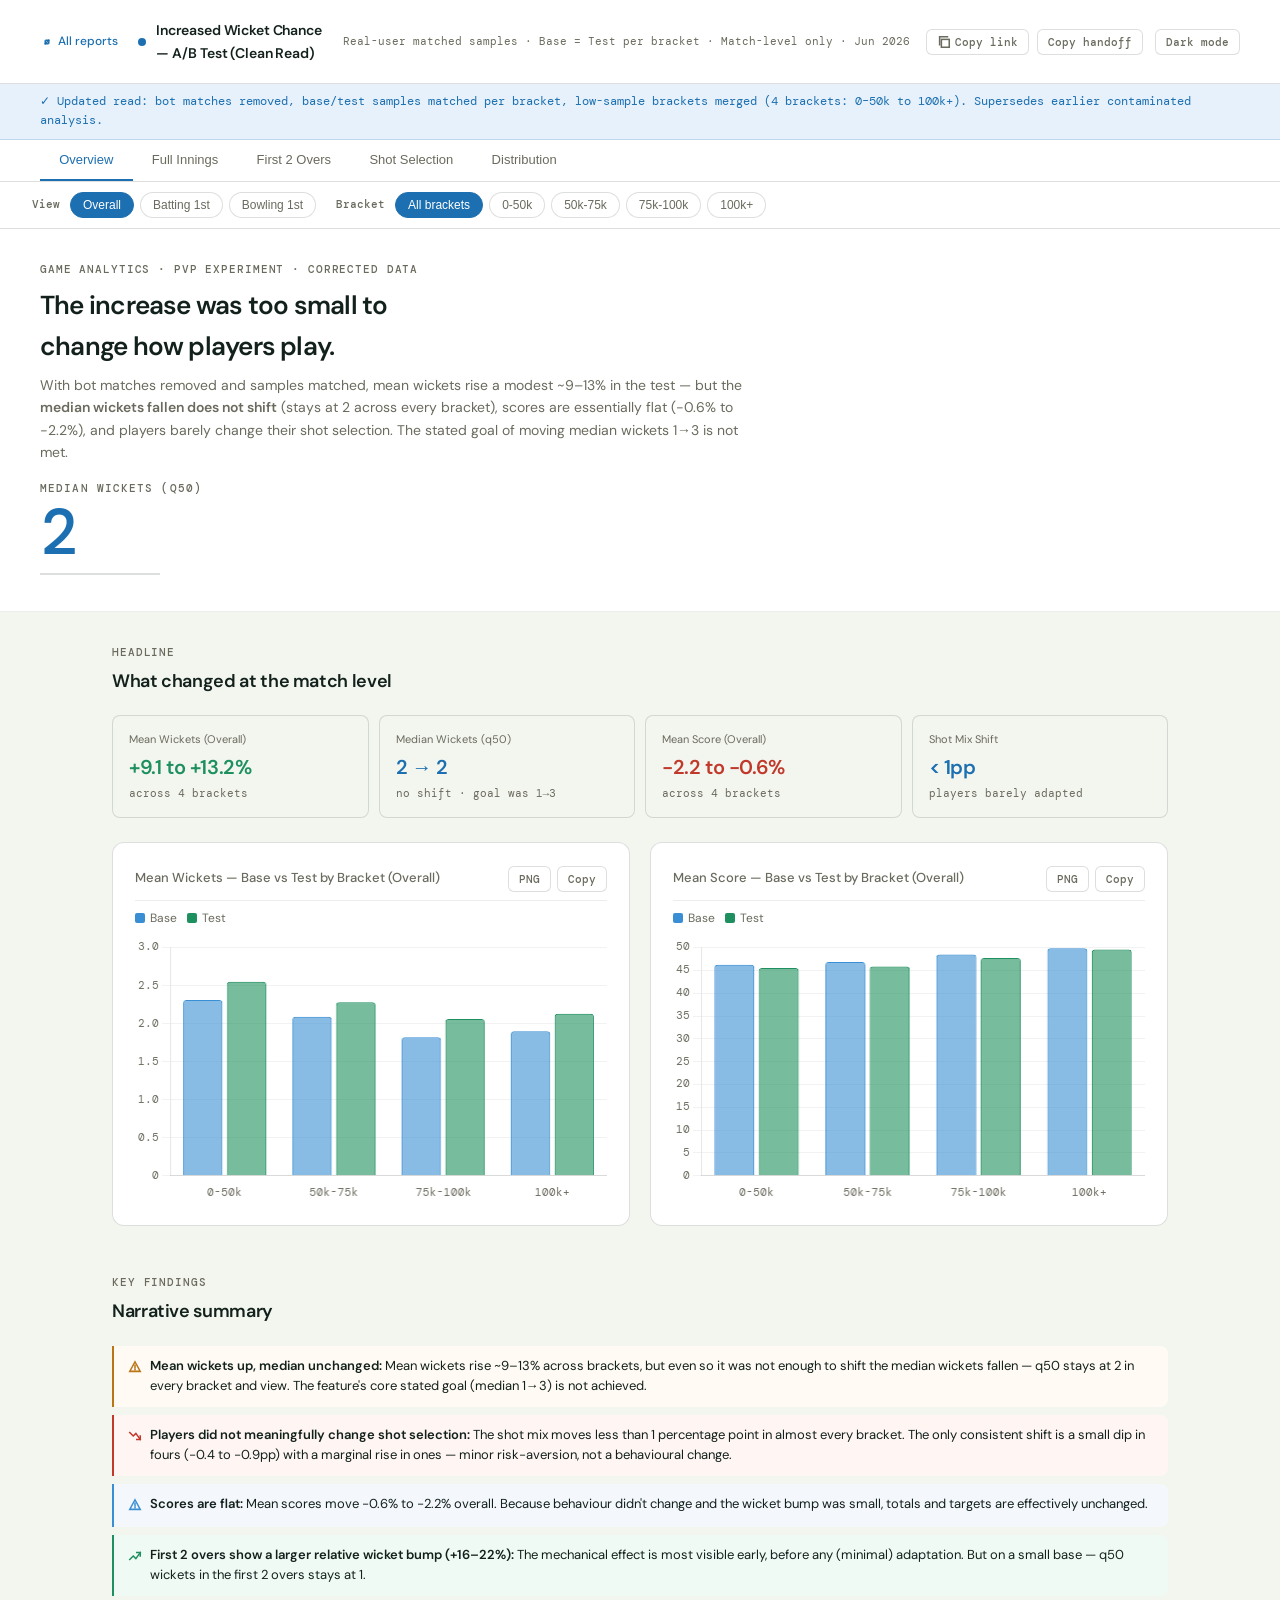
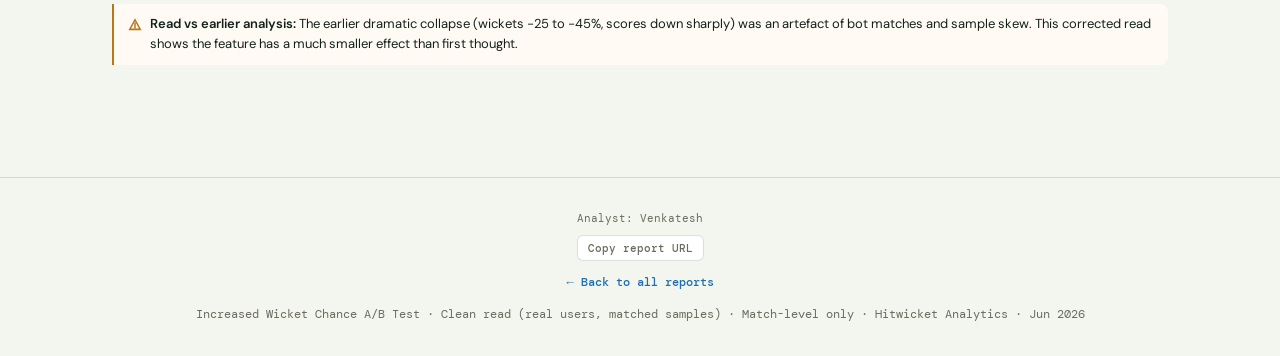
<file: wicket_chance_ab_clean_fix.html>
<!DOCTYPE html>
<html lang="en">
<head>
<meta charset="UTF-8">
<meta name="viewport" content="width=device-width, initial-scale=1.0">
<script>(function(){try{var t=localStorage.getItem('hw-theme');if(t)document.documentElement.setAttribute('data-theme',t);}catch(e){}})();</script>
<title>Increased Wicket Chance — A/B Test (Clean Read)</title>
<meta name="description" content="Wicket Chance AB clean read — increase too small to change how players play; median wickets unchanged at 2.">
<meta property="og:title" content="Increased Wicket Chance — A/B Test (Clean Read)">
<meta property="og:description" content="Wicket Chance AB clean read — increase too small to change how players play; median wickets unchanged at 2.">
<meta property="og:url" content="https://saivenkatesh007.github.io/hw-analytics-reports/wicket_chance_ab_clean_fix.html">
<meta property="og:type" content="article">
<link rel="icon" type="image/png" href="kit/favicon.png">
<link rel="stylesheet" href="kit/report.css">
</head>
<body data-report-slug="wicket_chance_ab_clean_fix" data-report-owner="Venkatesh">
<header>
  <div class="brand"><div class="dot"></div><h1>Increased Wicket Chance — A/B Test (Clean Read)</h1></div>
  <span class="meta">Real-user matched samples · Base = Test per bracket · Match-level only · Jun 2026</span>
</header>
<div class="caveat-banner">✓ Updated read: bot matches removed, base/test samples matched per bracket, low-sample brackets merged (4 brackets: 0–50k to 100k+). Supersedes earlier contaminated analysis.</div>

<div class="tab-bar">
  <button class="tab-btn active" onclick="HWReport.switchTab('overview', this)">Overview</button>
  <button class="tab-btn" onclick="HWReport.switchTab('innings', this)">Full Innings</button>
  <button class="tab-btn" onclick="HWReport.switchTab('init2', this)">First 2 Overs</button>
  <button class="tab-btn" onclick="HWReport.switchTab('shotsel', this)">Shot Selection</button>
  <button class="tab-btn" onclick="HWReport.switchTab('dist', this)">Distribution</button>
</div>

<div id="global-filter-bar" class="filter-bar"></div>

<div id="tab-overview" class="tab-content active">
  <div class="hero-section">
    <p class="hero-eyebrow">Game Analytics · PvP Experiment · Corrected Data</p>
    <h2 class="hero-title">The increase was too small to<br>change how players play.</h2>
    <p class="hero-desc">With bot matches removed and samples matched, mean wickets rise a modest ~9–13% in the test — but the <strong>median wickets fallen does not shift</strong> (stays at 2 across every bracket), scores are essentially flat (−0.6% to −2.2%), and players barely change their shot selection. The stated goal of moving median wickets 1→3 is not met.</p>
    <div class="hero-stat-wrap">
      <p class="stat-scoreboard-label">Median wickets (q50)</p>
      <p class="stat-scoreboard neutral" data-value="2" data-suffix="" data-decimals="0">2</p>
    </div>
  </div>
  <main>
    <div class="section">
      <div class="section-header"><p class="section-num">Headline</p><h3 class="section-title">What changed at the match level</h3></div>
      <div class="kpi-row" id="ov-kpi-row">
        <div class="kpi-card"><p class="kpi-label">Mean Wickets (Overall)</p><p class="kpi-value up" id="ov-kpi-wk">+9 to +13%</p><p class="kpi-note" id="ov-kpi-wk-note">ticked up but small</p></div>
        <div class="kpi-card"><p class="kpi-label">Median Wickets (q50)</p><p class="kpi-value neutral" id="ov-kpi-med">2 → 2</p><p class="kpi-note">no shift · goal was 1→3</p></div>
        <div class="kpi-card"><p class="kpi-label">Mean Score (Overall)</p><p class="kpi-value down" id="ov-kpi-sc">−0.6 to −2.2%</p><p class="kpi-note" id="ov-kpi-sc-note">essentially flat</p></div>
        <div class="kpi-card"><p class="kpi-label">Shot Mix Shift</p><p class="kpi-value neutral" id="ov-kpi-mix">&lt; 1pp</p><p class="kpi-note">players barely adapted</p></div>
      </div>
      <div class="two-col">
        <div class="card"><p class="card-title" id="ov-wk-title">Mean Wickets — Base vs Test by Bracket (Overall)</p><div class="legend" id="ov-wk-legend"></div><div class="chart-wrap"><canvas id="ov-wk"></canvas></div></div>
        <div class="card"><p class="card-title" id="ov-sc-title">Mean Score — Base vs Test by Bracket (Overall)</p><div class="legend" id="ov-sc-legend"></div><div class="chart-wrap"><canvas id="ov-sc"></canvas></div></div>
      </div>
    </div>
    <div class="section">
      <div class="section-header"><p class="section-num">Key findings</p><h3 class="section-title">Narrative summary</h3></div>
      <div class="insights">
        <div class="insight warn"><strong>Mean wickets up, median unchanged:</strong> Mean wickets rise ~9–13% across brackets, but even so it was not enough to shift the median wickets fallen — q50 stays at 2 in every bracket and view. The feature's core stated goal (median 1→3) is not achieved.</div>
        <div class="insight bad"><strong>Players did not meaningfully change shot selection:</strong> The shot mix moves less than 1 percentage point in almost every bracket. The only consistent shift is a small dip in fours (−0.4 to −0.9pp) with a marginal rise in ones — minor risk-aversion, not a behavioural change.</div>
        <div class="insight"><strong>Scores are flat:</strong> Mean scores move −0.6% to −2.2% overall. Because behaviour didn't change and the wicket bump was small, totals and targets are effectively unchanged.</div>
        <div class="insight good"><strong>First 2 overs show a larger relative wicket bump (+16–22%):</strong> The mechanical effect is most visible early, before any (minimal) adaptation. But on a small base — q50 wickets in the first 2 overs stays at 1.</div>
        <div class="insight warn"><strong>Read vs earlier analysis:</strong> The earlier dramatic collapse (wickets −25 to −45%, scores down sharply) was an artefact of bot matches and sample skew. This corrected read shows the feature has a much smaller effect than first thought.</div>
      </div>
    </div>
  </main>
</div>

<div id="tab-innings" class="tab-content">
  <main>
    <div class="section">
      <div class="section-header"><p class="section-num">Full innings</p><h3 class="section-title">Overall · Batting First · Bowling First</h3><p class="section-sub">Mean metrics shown with % change. Median behaviour is on the Distribution tab.</p></div>
      <div id="inn-body"></div>
    </div>
  </main>
</div>

<div id="tab-init2" class="tab-content">
  <main>
    <div class="section">
      <div class="section-header"><p class="section-num">First 2 overs</p><h3 class="section-title">Early innings — Overall · Batting First · Bowling First</h3><p class="section-sub">Isolates the mechanical effect before adaptation</p></div>
      <div id="i2-body"></div>
    </div>
  </main>
</div>

<div id="tab-shotsel" class="tab-content">
  <main>
    <div class="section">
      <div class="section-header"><p class="section-num">Shot selection</p><h3 class="section-title">Did players change their shots?</h3><p class="section-sub">Shown in <strong>percentage points</strong> (test share − base share). Shot shares sum to 100%, so pp is the honest comparison.</p></div>
      <div id="ss-body"></div>
      <div class="section" style="margin-top:2rem">
        <div class="section-header"><p class="section-num">Shot selection insights</p></div>
        <div class="insights">
          <div class="insight bad"><strong>Almost no behavioural change:</strong> Across every bracket and view, the shot mix shifts less than 1pp. Players faced a higher wicket risk but kept playing essentially the same shots.</div>
          <div class="insight warn"><strong>Fours are the only consistent mover:</strong> Down −0.4 to −0.9pp, with a small offsetting rise in ones (+0.4 to +0.5pp). A slight pull-back from the riskiest scoring shot toward safe singles — but tiny.</div>
          <div class="insight"><strong>First 2 overs are virtually identical:</strong> Players open the same way regardless of arm. The minor fours→ones drift only appears later in the innings, and mostly at higher brackets.</div>
          <div class="insight good"><strong>Implication:</strong> The wicket-chance increase was too small to trigger the intended squad-diversification behaviour. A larger increase would be needed to change how players actually play.</div>
        </div>
      </div>
    </div>
  </main>
</div>

<div id="tab-dist" class="tab-content">
  <main>
    <div class="section">
      <div class="section-header"><p class="section-num">Distribution</p><h3 class="section-title">Quartiles — where the median really sits</h3><p class="section-sub">Wicket quartiles shown as <strong>absolute values</strong> (base → test). This is where the "median didn't move" story is clearest.</p></div>
      <div id="dist-body"></div>
    </div>
  </main>
</div>

<footer>Increased Wicket Chance A/B Test · Clean read (real users, matched samples) · Match-level only · Hitwicket Analytics · Jun 2026</footer>

<script src="kit/theme.js"></script>
<script src="kit/icons.js"></script>
<script src="kit/chart.umd.js"></script>
<script src="kit/charts.js"></script>
<script src="kit/filters.js"></script>
<script src="kit/tables.js"></script>
<script src="kit/report.js"></script>
<script src="kit/ab-test.js"></script>
<script>
const DD = {"overall":{"sample":[6119,8873,5682,4564],"base":{"total":[46.24,46.87,48.49,49.86],"balls":[26.79,26.43,26.27,26.11],"wickets":[2.31,2.09,1.82,1.9],"misses":[8.77,8.06,7.28,7.19]},"test":{"total":[45.54,45.85,47.72,49.56],"balls":[26.78,26.22,26.37,26.3],"wickets":[2.55,2.28,2.06,2.13],"misses":[8.82,8,7.41,7.3]},"mix_base":{"z":[14.82,16.04,16.6,17.09],"o":[24.08,25.01,26.27,25.52],"t":[15.38,14.57,13.02,13.3],"f":[20.79,19.18,17.85,15.48],"s":[24.93,25.2,26.27,28.62]},"mix_test":{"z":[14.97,16.22,16.88,17.22],"o":[24.61,25.52,26.67,25.59],"t":[15.42,14.84,12.9,13.46],"f":[20.39,18.31,17.34,14.83],"s":[24.61,25.1,26.21,28.9]},"mix_pp":{"z":[0.15,0.18,0.28,0.13],"o":[0.53,0.51,0.4,0.07],"t":[0.04,0.27,-0.12,0.16],"f":[-0.4,-0.87,-0.51,-0.65],"s":[-0.32,-0.1,-0.06,0.28]},"qbase":{"wk_q25":[1,1,1,1],"wk_q50":[2,2,2,2],"wk_q75":[3,3,3,3],"wk_q90":[4,4,4,4],"tot_q25":[36,36,37,39],"tot_q50":[48,48,51,52],"tot_q75":[59,60,62,64],"tot_q90":[68,70,71,74]},"qtest":{"wk_q25":[2,1,1,1],"wk_q50":[2,2,2,2],"wk_q75":[3,3,3,3],"wk_q90":[4,4,4,4],"tot_q25":[36,35,36.75,38],"tot_q50":[47,48,49,52],"tot_q75":[57,59,60.25,63],"tot_q90":[67,69,71,73]},"wk_pct":[10.4,9.1,13.2,12.1],"sc_pct":[-1.5,-2.2,-1.6,-0.6]},"bat1":{"sample":[6119,8873,5682,4564],"base":{"total":[49.16,49.62,51.83,53.4],"balls":[27.99,27.63,27.63,27.56],"wickets":[2.36,2.17,1.92,2.02],"misses":[9.02,8.36,7.65,7.59]},"test":{"total":[48.12,48.62,51.82,53.22],"balls":[27.98,27.33,27.92,27.73],"wickets":[2.63,2.36,2.16,2.2],"misses":[9.15,8.27,7.75,7.59]},"mix_base":{"z":[14.72,15.89,16.14,16.83],"o":[24.15,25.05,25.98,25.32],"t":[15.51,14.52,13.13,13.35],"f":[21.15,19.48,17.98,15.34],"s":[24.47,25.05,26.77,29.16]},"mix_test":{"z":[14.86,15.92,16.48,17.13],"o":[24.62,25.39,26.19,25.32],"t":[15.47,15.04,13.15,13.38],"f":[20.86,18.48,17.48,14.61],"s":[24.19,25.17,26.69,29.57]},"mix_pp":{"z":[0.14,0.03,0.34,0.3],"o":[0.47,0.34,0.21,0.0],"t":[-0.04,0.52,0.02,0.03],"f":[-0.29,-1.0,-0.5,-0.73],"s":[-0.28,0.12,-0.08,0.41]},"qbase":{"wk_q25":[1,1,1,1],"wk_q50":[2,2,2,2],"wk_q75":[3,3,3,3],"wk_q90":[4,4,4,4],"tot_q25":[38,38,41,42],"tot_q50":[51,52,55,56],"tot_q75":[63,64,66,68],"tot_q90":[72,74,76,79]},"qtest":{"wk_q25":[2,1,1,1],"wk_q50":[3,2,2,2],"wk_q75":[4,3,3,3],"wk_q90":[4,4,4,4],"tot_q25":[38,37,41,42],"tot_q50":[50,51,54,56],"tot_q75":[61,63,66,68],"tot_q90":[71,74,76,79]},"wk_pct":[11.4,8.8,12.5,8.9],"sc_pct":[-2.1,-2.0,-0.0,-0.3]},"bowl1":{"sample":[6119,8873,5682,4564],"base":{"total":[43.09,43.6,44.47,45.57],"balls":[25.5,25,24.62,24.34],"wickets":[2.26,1.99,1.69,1.76],"misses":[8.49,7.71,6.83,6.71]},"test":{"total":[42.56,42.5,42.78,45.04],"balls":[25.39,24.88,24.49,24.52],"wickets":[2.46,2.17,1.94,2.04],"misses":[8.44,7.69,7,6.95]},"mix_base":{"z":[14.99,16.23,17.23,17.45],"o":[24.01,24.95,26.66,25.79],"t":[15.22,14.59,12.84,13.26],"f":[20.32,18.83,17.68,15.65],"s":[25.46,25.39,25.6,27.84]},"mix_test":{"z":[15.12,16.61,17.39,17.37],"o":[24.61,25.69,27.32,25.97],"t":[15.31,14.56,12.58,13.53],"f":[19.8,18.09,17.15,15.12],"s":[25.16,25.05,25.56,28.01]},"mix_pp":{"z":[0.13,0.38,0.16,-0.08],"o":[0.6,0.74,0.66,0.18],"t":[0.09,-0.03,-0.26,0.27],"f":[-0.52,-0.74,-0.53,-0.53],"s":[-0.3,-0.34,-0.04,0.17]},"qbase":{"wk_q25":[1,1,0,0],"wk_q50":[2,2,2,2],"wk_q75":[3,3,3,3],"wk_q90":[4,4,4,4],"tot_q25":[34,34,35,35],"tot_q50":[45,45,46,48],"tot_q75":[54,55,56,58],"tot_q90":[62,63.3,65,66]},"qtest":{"wk_q25":[1,1,1,1],"wk_q50":[2,2,2,2],"wk_q75":[3,3,3,3],"wk_q90":[4,4,4,4],"tot_q25":[34,33,33,35],"tot_q50":[44,44,45,47],"tot_q75":[54,54,54,57],"tot_q90":[61,63,62,65.6]},"wk_pct":[8.8,9.0,14.8,15.9],"sc_pct":[-1.2,-2.5,-3.8,-1.2]},"overall_i2":{"sample":[6119,8873,5682,4564],"base":{"total":[20.41,21.36,21.81,21.73],"balls":[11.66,11.62,11.61,11.51],"wickets":[1.02,0.88,0.75,0.81],"misses":[3.6,3.29,2.99,2.98]},"test":{"total":[20.22,20.93,21.29,21.59],"balls":[11.68,11.57,11.59,11.6],"wickets":[1.2,1.03,0.9,0.95],"misses":[3.61,3.28,3.02,3.02]},"mix_base":{"z":[13.73,14.46,15.59,17.72],"o":[26.27,26.68,28.85,28.24],"t":[19.91,19.62,17.05,16.51],"f":[19.57,18.07,17.4,15.73],"s":[20.52,21.17,21.1,21.81]},"mix_test":{"z":[13.96,14.61,15.79,17.41],"o":[26.71,27.14,29.51,28.19],"t":[20.03,20.05,17.08,17.5],"f":[19.18,17.46,16.65,15.17],"s":[20.12,20.74,20.97,21.72]},"mix_pp":{"z":[0.23,0.15,0.2,-0.31],"o":[0.44,0.46,0.66,-0.05],"t":[0.12,0.43,0.03,0.99],"f":[-0.39,-0.61,-0.75,-0.56],"s":[-0.4,-0.43,-0.13,-0.09]},"qbase":{"wk_q25":[0,0,0,0],"wk_q50":[1,1,1,1],"wk_q75":[2,1,1,1],"wk_q90":[2,2,2,2],"tot_q25":[14,14,15,15],"tot_q50":[21,22,22,22],"tot_q75":[27,28,29,29],"tot_q90":[33,34,34,34.3]},"qtest":{"wk_q25":[0,0,0,0],"wk_q50":[1,1,1,1],"wk_q75":[2,2,1,2],"wk_q90":[3,2,2,2],"tot_q25":[14,14,14,15],"tot_q50":[20,21,21,22],"tot_q75":[27,28,28,28],"tot_q90":[32,34,34,34]},"wk_pct":[17.6,17.0,20.0,17.3],"sc_pct":[-0.9,-2.0,-2.4,-0.6]},"bat1_i2":{"sample":[6119,8873,5682,4564],"base":{"total":[20.71,21.57,22.12,21.78],"balls":[11.64,11.59,11.59,11.53],"wickets":[1.01,0.89,0.77,0.82],"misses":[3.59,3.31,3.04,3.03]},"test":{"total":[20.28,21,21.8,21.71],"balls":[11.68,11.51,11.63,11.6],"wickets":[1.21,1.04,0.91,0.95],"misses":[3.63,3.29,3.06,3.02]},"mix_base":{"z":[12.98,13.81,14.24,16.93],"o":[26.23,26.75,28.82,28.73],"t":[20.38,19.76,17.77,16.84],"f":[19.78,18.29,17.6,15.45],"s":[20.64,21.4,21.57,22.05]},"mix_test":{"z":[13.44,13.89,14.62,16.97],"o":[26.8,27.08,29.06,28.08],"t":[20.29,20.57,17.8,17.74],"f":[19.52,17.36,16.94,15.16],"s":[19.95,21.09,21.58,22.05]},"mix_pp":{"z":[0.46,0.08,0.38,0.04],"o":[0.57,0.33,0.24,-0.65],"t":[-0.09,0.81,0.03,0.9],"f":[-0.26,-0.93,-0.66,-0.29],"s":[-0.69,-0.31,0.01,0.0]},"qbase":{"wk_q25":[0,0,0,0],"wk_q50":[1,1,1,1],"wk_q75":[2,1,1,1],"wk_q90":[2,2,2,2],"tot_q25":[14,14,15,15],"tot_q50":[21,22,23,22],"tot_q75":[28,29,29,28],"tot_q90":[33,35,35,35]},"qtest":{"wk_q25":[0,0,0,0],"wk_q50":[1,1,1,1],"wk_q75":[2,2,1.75,2],"wk_q90":[3,2,2,2],"tot_q25":[14,14,15,15],"tot_q50":[21,21,22,22],"tot_q75":[27,28,29,29],"tot_q90":[32,34,35,34]},"wk_pct":[19.8,16.9,18.2,15.9],"sc_pct":[-2.1,-2.6,-1.4,-0.3]},"bowl1_i2":{"sample":[6119,8873,5682,4564],"base":{"total":[20.1,21.12,21.44,21.67],"balls":[11.68,11.66,11.64,11.49],"wickets":[1.03,0.87,0.74,0.8],"misses":[3.61,3.28,2.93,2.92]},"test":{"total":[20.16,20.85,20.67,21.43],"balls":[11.69,11.64,11.55,11.59],"wickets":[1.2,1.01,0.9,0.94],"misses":[3.59,3.27,2.97,3.02]},"mix_base":{"z":[14.55,15.19,17.18,18.7],"o":[26.28,26.7,28.87,27.57],"t":[19.43,19.4,16.24,16.09],"f":[19.35,17.85,17.1,16.09],"s":[20.38,20.86,20.62,21.57]},"mix_test":{"z":[14.46,15.38,17.32,18.05],"o":[26.69,27.23,29.96,28.32],"t":[19.76,19.42,16.28,17.18],"f":[18.73,17.53,16.36,15.2],"s":[20.36,20.45,20.09,21.24]},"mix_pp":{"z":[-0.09,0.19,0.14,-0.65],"o":[0.41,0.53,1.09,0.75],"t":[0.33,0.02,0.04,1.09],"f":[-0.62,-0.32,-0.74,-0.89],"s":[-0.02,-0.41,-0.53,-0.33]},"qbase":{"wk_q25":[0,0,0,0],"wk_q50":[1,1,0,1],"wk_q75":[2,1,1,1],"wk_q90":[2,2,2,2],"tot_q25":[14,14,15,15],"tot_q50":[20,21,22,22],"tot_q75":[27,28,28,29],"tot_q90":[32,34,34,34]},"qtest":{"wk_q25":[0,0,0,0],"wk_q50":[1,1,1,1],"wk_q75":[2,2,1,2],"wk_q90":[3,2,2,2],"tot_q25":[14,14,14,15],"tot_q50":[20,21,21,22],"tot_q75":[27,28,27,28],"tot_q90":[32,33,33,34]},"wk_pct":[16.5,16.1,21.6,17.5],"sc_pct":[0.3,-1.3,-3.6,-1.1]}};
const BR = ['0-50k','50k-75k','75k-100k','100k+'];

document.getElementById('ov-wk-legend').innerHTML = HWReport.baseLegend();
document.getElementById('ov-sc-legend').innerHTML = HWReport.baseLegend();

var activeTab = 'overview';
var brOptions = [{ value: 'all', label: 'All brackets' }].concat(BR.map(function (b) { return { value: b, label: b }; }));
var DIMS = {
  overview: [
    { id: 'inn', label: 'View', default: 'overall', options: [
      { value: 'overall', label: 'Overall' }, { value: 'bat1', label: 'Batting 1st' }, { value: 'bowl1', label: 'Bowling 1st' },
    ]},
    { id: 'br', label: 'Bracket', default: 'all', options: brOptions },
  ],
  innings: [
    { id: 'inn', label: 'View', default: 'overall', options: [
      { value: 'overall', label: 'Overall' }, { value: 'bat1', label: 'Batting 1st' }, { value: 'bowl1', label: 'Bowling 1st' },
    ]},
  ],
  init2: [
    { id: 'inn', label: 'View', default: 'overall_i2', options: [
      { value: 'overall_i2', label: 'Overall' }, { value: 'bat1_i2', label: 'Batting 1st' }, { value: 'bowl1_i2', label: 'Bowling 1st' },
    ]},
  ],
  shotsel: [
    { id: 'inn', label: 'View', default: 'overall', options: [
      { value: 'overall', label: 'Overall' }, { value: 'bat1', label: 'Batting 1st' }, { value: 'bowl1', label: 'Bowling 1st' },
      { value: 'overall_i2', label: 'Overs 1–2 Overall' }, { value: 'bat1_i2', label: 'Overs 1–2 Bat 1st' }, { value: 'bowl1_i2', label: 'Overs 1–2 Bowl 1st' },
    ]},
  ],
  dist: [
    { id: 'inn', label: 'View', default: 'overall', options: [
      { value: 'overall', label: 'Overall' }, { value: 'bat1', label: 'Batting 1st' }, { value: 'bowl1', label: 'Bowling 1st' }, { value: 'overall_i2', label: 'Overs 1–2' },
    ]},
  ],
};

var VIEW_LABELS = { overall: 'Overall', bat1: 'Batting 1st', bowl1: 'Bowling 1st' };

function bracketIndex(br) {
  if (!br || br === 'all') return -1;
  var idx = BR.indexOf(br);
  return idx >= 0 ? idx : -1;
}

function pctRange(arr) {
  var lo = Math.min.apply(null, arr);
  var hi = Math.max.apply(null, arr);
  return (lo > 0 ? '+' : '') + lo + ' to ' + (hi > 0 ? '+' : '') + hi + '%';
}

function maxAbsPp(mixPp) {
  var keys = ['z', 'o', 't', 'f', 's'];
  var max = 0;
  keys.forEach(function (k) {
    mixPp[k].forEach(function (v) { max = Math.max(max, Math.abs(v)); });
  });
  return max;
}

function updateOverviewChrome(vals) {
  var d = DD[vals.inn] || DD.overall;
  var viewLabel = VIEW_LABELS[vals.inn] || 'Overall';
  var brIdx = bracketIndex(vals.br);
  var brNote = brIdx >= 0 ? BR[brIdx] : 'across ' + BR.length + ' brackets';
  var wkSlice = brIdx >= 0 ? [d.wk_pct[brIdx]] : d.wk_pct;
  var scSlice = brIdx >= 0 ? [d.sc_pct[brIdx]] : d.sc_pct;
  var medBase = brIdx >= 0 ? d.qbase.wk_q50[brIdx] : d.qbase.wk_q50[0];
  var medTest = brIdx >= 0 ? d.qtest.wk_q50[brIdx] : d.qtest.wk_q50[0];
  var mixMax = maxAbsPp(d.mix_pp);
  var brSuffix = brIdx >= 0 ? ' · ' + BR[brIdx] : '';

  var wkTitle = document.getElementById('ov-wk-title');
  var scTitle = document.getElementById('ov-sc-title');
  if (wkTitle) wkTitle.textContent = 'Mean Wickets — Base vs Test by Bracket (' + viewLabel + ')' + brSuffix;
  if (scTitle) scTitle.textContent = 'Mean Score — Base vs Test by Bracket (' + viewLabel + ')' + brSuffix;

  var kpiWk = document.getElementById('ov-kpi-wk');
  var kpiWkNote = document.getElementById('ov-kpi-wk-note');
  var kpiMed = document.getElementById('ov-kpi-med');
  var kpiSc = document.getElementById('ov-kpi-sc');
  var kpiScNote = document.getElementById('ov-kpi-sc-note');
  var kpiMix = document.getElementById('ov-kpi-mix');
  if (kpiWk) {
    kpiWk.textContent = pctRange(wkSlice);
    kpiWk.className = 'kpi-value ' + (Math.min.apply(null, wkSlice) >= 0 ? 'up' : 'down');
  }
  if (kpiWkNote) kpiWkNote.textContent = brNote;
  if (kpiMed) kpiMed.textContent = medBase + ' → ' + medTest;
  if (kpiSc) {
    kpiSc.textContent = pctRange(scSlice);
    kpiSc.className = 'kpi-value ' + (Math.max.apply(null, scSlice) <= 0 ? 'down' : 'up');
  }
  if (kpiScNote) kpiScNote.textContent = brNote;
  if (kpiMix) kpiMix.textContent = mixMax < 1 ? '< 1pp' : mixMax.toFixed(1) + 'pp max';

  var el = document.querySelector('#tab-overview .stat-scoreboard');
  if (el) HWReport.countUp(el, medTest, { suffix: '', decimals: 0 });
}

function renderOverviewChart(metric, vals) {
  var d = DD[vals.inn] || DD.overall;
  var labels = HWReport.filters.sliceLabels(BR, vals.br);
  var base = HWReport.filters.sliceBracket(d.base[metric], vals.br, BR);
  var test = HWReport.filters.sliceBracket(d.test[metric], vals.br, BR);
  if (metric === 'wickets') HWReport.grouped('ov-wk', labels, base, test, HWReport.COLORS.BLUE, HWReport.COLORS.TEAL);
  else HWReport.grouped('ov-sc', labels, base, test, HWReport.COLORS.BLUE, HWReport.COLORS.TEAL);
}

function renderOverview(vals) {
  renderOverviewChart('wickets', vals);
  renderOverviewChart('total', vals);
  updateOverviewChrome(vals);
  HWReport.initCardChrome(document.getElementById('tab-overview'));
}

function renderActiveTab() {
  var vals = HWReport.filters.get();
  if (activeTab === 'overview') {
    renderOverview(vals);
  } else if (activeTab === 'innings') {
    switchSub('inn', vals.inn, null);
  } else if (activeTab === 'init2') {
    switchSub('i2', vals.inn, null);
  } else if (activeTab === 'shotsel') {
    switchSub('ss', vals.inn, null);
  } else if (activeTab === 'dist') {
    switchSub('dist', vals.inn, null);
  }
}

HWReport.initAbTest(DD, {
  brackets: BR,
  skipOverview: true,
  filterMode: true,
  onTabSwitch: function (name) {
    activeTab = name;
    if (name === 'overview' || name === 'innings' || name === 'init2' || name === 'shotsel' || name === 'dist') {
      HWReport.filters.setBarVisible(true);
      HWReport.filters.setDims(DIMS[name], true);
    } else {
      HWReport.filters.setBarVisible(false);
    }
  },
});

HWReport.filters.init({ bar: '#global-filter-bar', url: true, dims: DIMS.overview });
HWReport.filters.register('wc-render', {
  deps: ['inn', 'br'],
  render: function () { renderActiveTab(); },
});

document.addEventListener('hwreport:tabswitch', function (e) {
  if (e.detail.name === 'overview' || e.detail.name === 'innings' || e.detail.name === 'init2' || e.detail.name === 'shotsel' || e.detail.name === 'dist') {
    activeTab = e.detail.name;
    HWReport.filters.setDims(DIMS[e.detail.name], true);
  }
});

renderActiveTab();
</script>
</body>
</html>
</file>
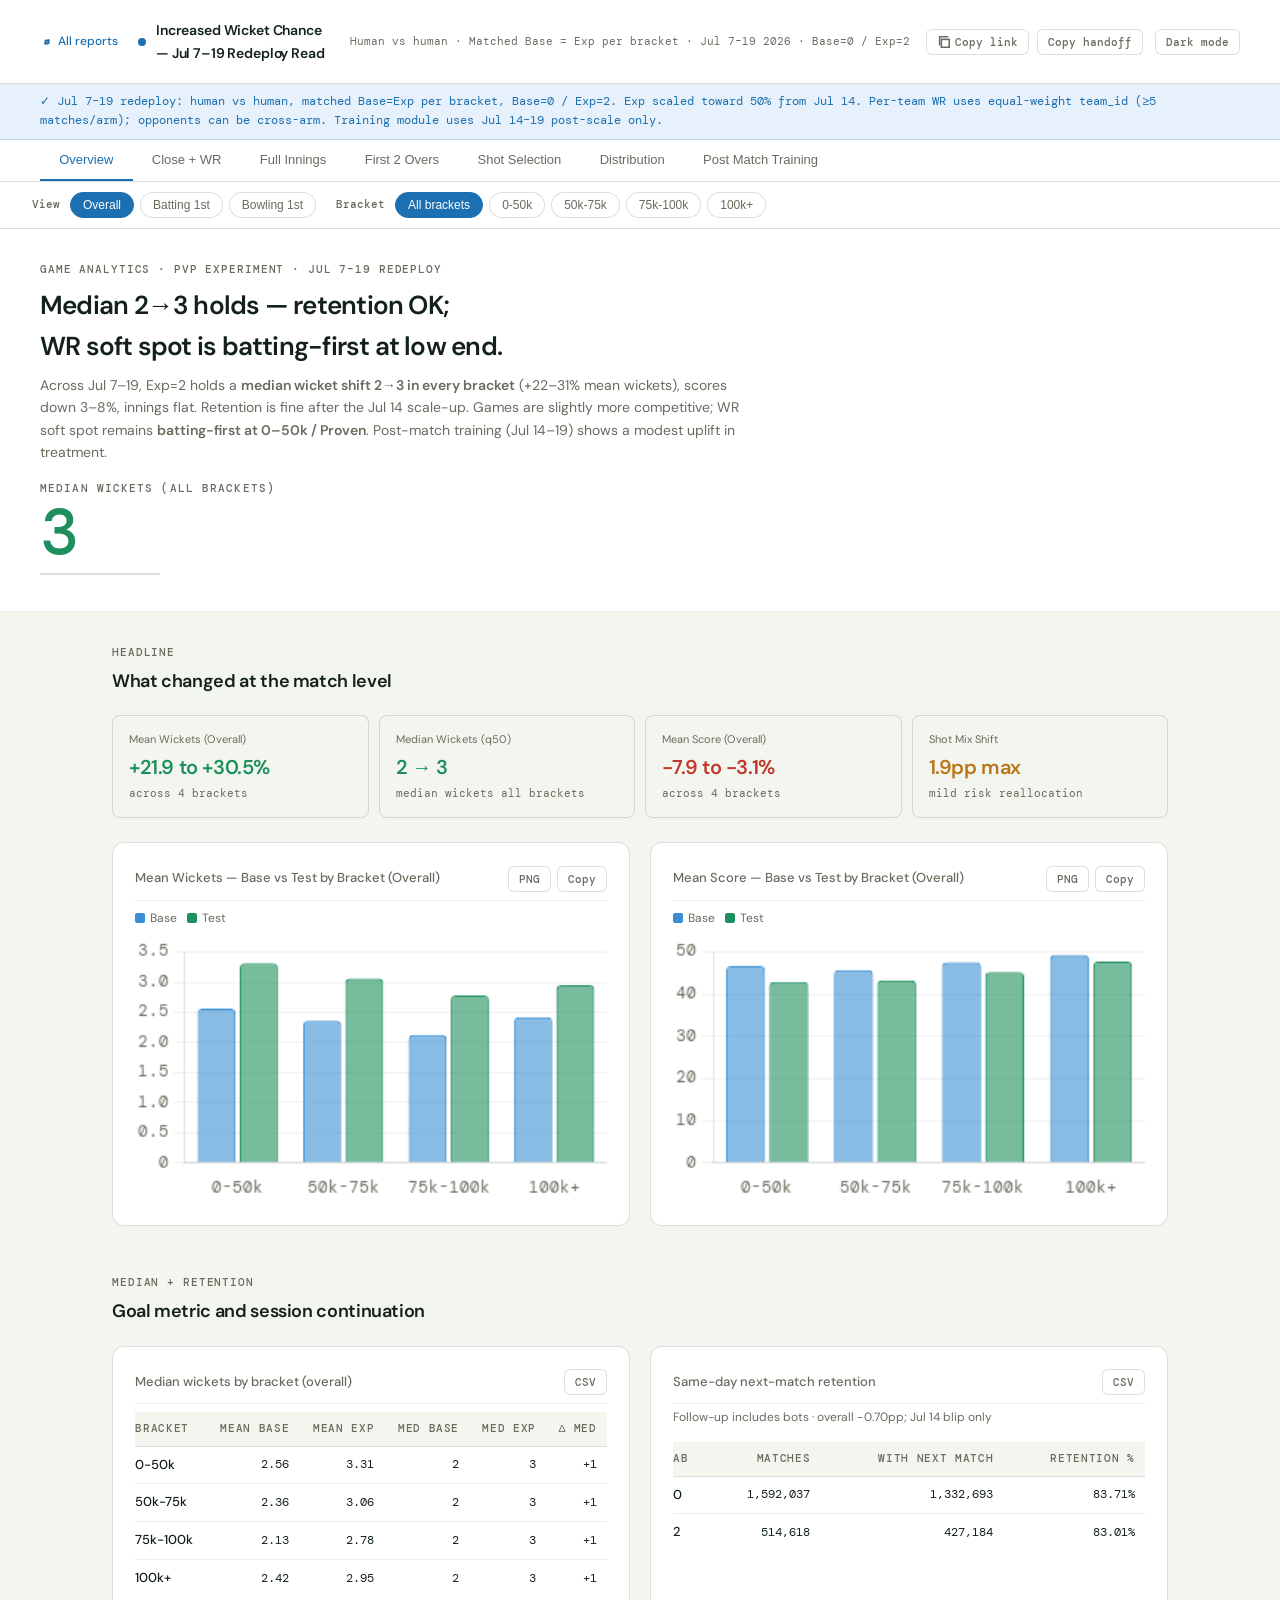
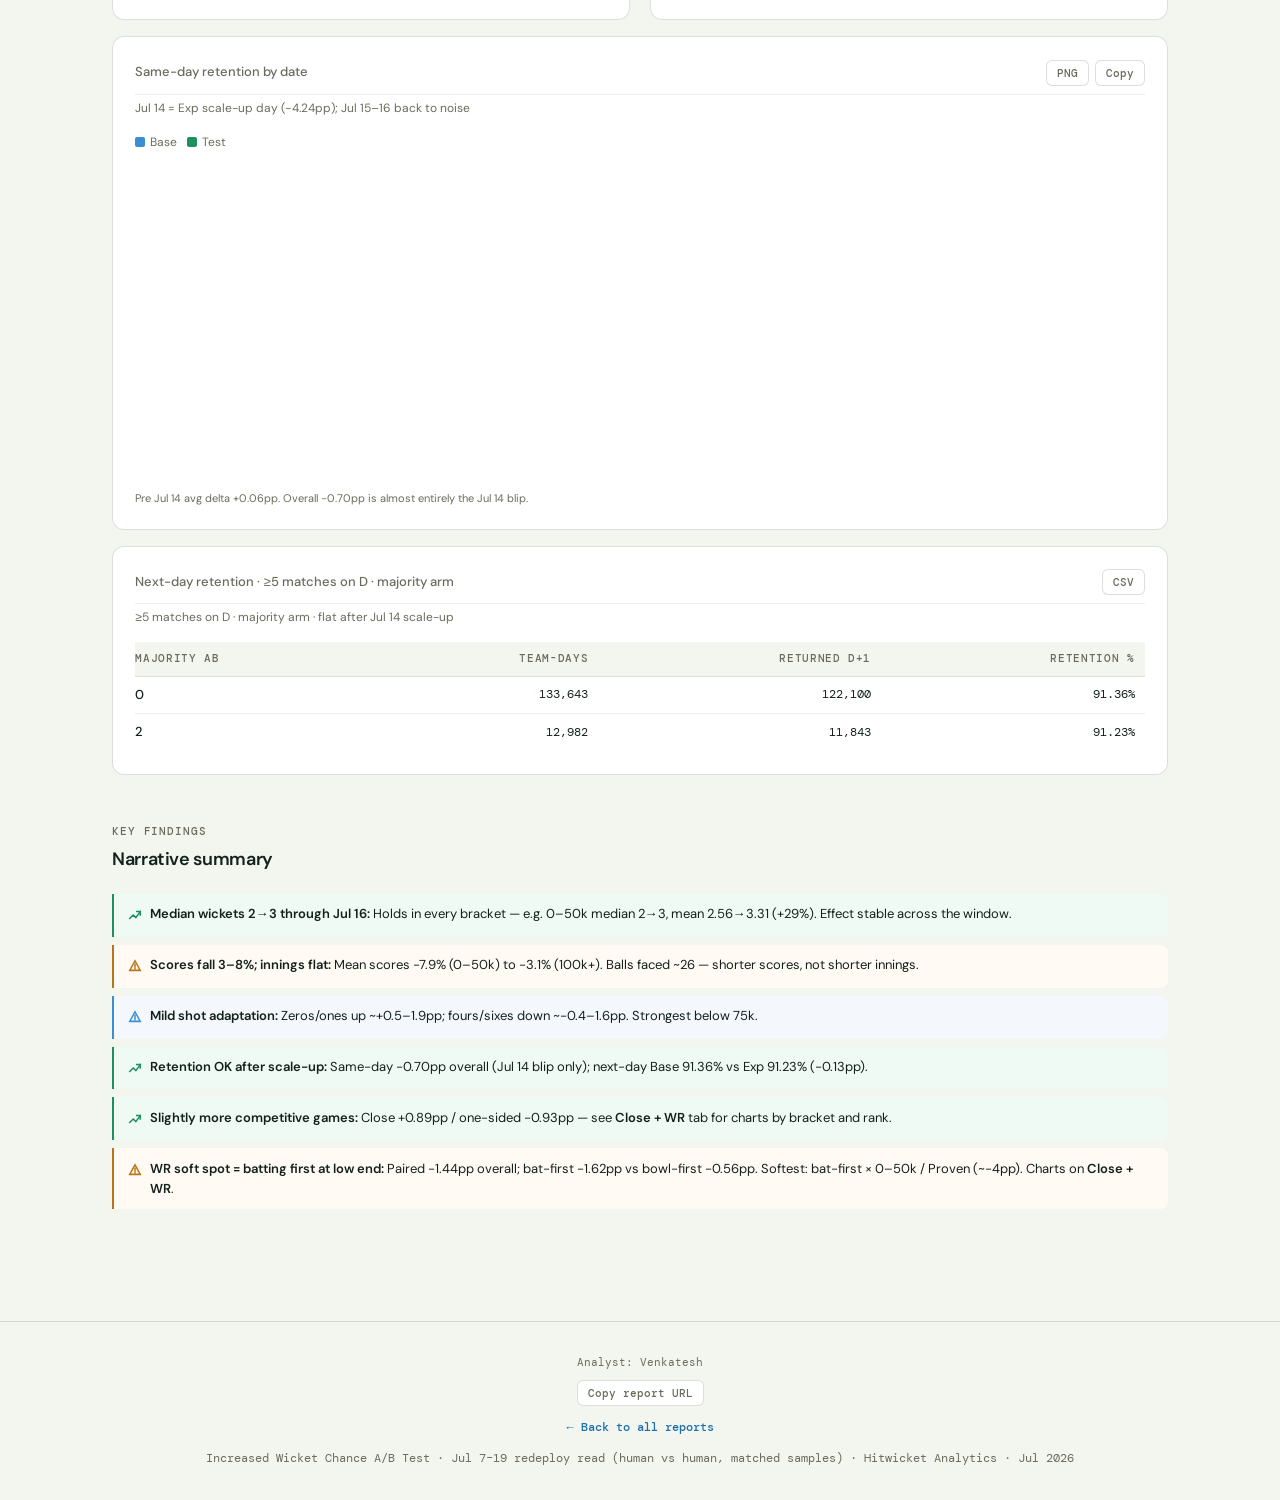
<file: wicket_chance_ab_jul7_redeploy.html>
<!DOCTYPE html>
<html lang="en">
<head>
<meta charset="UTF-8">
<meta name="viewport" content="width=device-width, initial-scale=1.0">
<script>(function(){try{var t=localStorage.getItem('hw-theme');if(t)document.documentElement.setAttribute('data-theme',t);}catch(e){}})();</script>
<title>Increased Wicket Chance — Jul 7–19 Redeploy Read</title>
<meta name="description" content="Jul 7–19 redeploy — median 2→3; retention OK; close-match up at low end; WR soft spot is batting-first at 0-50k / Proven; post-match training modestly higher in treatment.">
<meta property="og:title" content="Increased Wicket Chance — Jul 7–19 Redeploy Read">
<meta property="og:description" content="Jul 7–19 redeploy — median 2→3; retention OK; close-match up at low end; WR soft spot is batting-first at 0-50k / Proven; post-match training modestly higher in treatment.">
<meta property="og:url" content="https://saivenkatesh007.github.io/hw-analytics-reports/wicket_chance_ab_jul7_redeploy.html">
<meta property="og:type" content="article">
<link rel="icon" type="image/png" href="kit/favicon.png">
<link rel="stylesheet" href="kit/report.css">
</head>
<body data-report-slug="wicket_chance_ab_jul7_redeploy" data-report-owner="Venkatesh">
<header>
  <div class="brand"><div class="dot"></div><h1>Increased Wicket Chance — Jul 7–19 Redeploy Read</h1></div>
  <span class="meta">Human vs human · Matched Base = Exp per bracket · Jul 7–19 2026 · Base=0 / Exp=2</span>
</header>
<div class="caveat-banner">✓ Jul 7–19 redeploy: human vs human, matched Base=Exp per bracket, Base=0 / Exp=2. Exp scaled toward 50% from Jul 14. Per-team WR uses equal-weight team_id (≥5 matches/arm); opponents can be cross-arm. Training module uses Jul 14–19 post-scale only.</div>

<div class="tab-bar">
  <button class="tab-btn active" onclick="HWReport.switchTab('overview', this)">Overview</button>
  <button class="tab-btn" onclick="HWReport.switchTab('closewr', this)">Close + WR</button>
  <button class="tab-btn" onclick="HWReport.switchTab('innings', this)">Full Innings</button>
  <button class="tab-btn" onclick="HWReport.switchTab('init2', this)">First 2 Overs</button>
  <button class="tab-btn" onclick="HWReport.switchTab('shotsel', this)">Shot Selection</button>
  <button class="tab-btn" onclick="HWReport.switchTab('dist', this)">Distribution</button>
  <button class="tab-btn" onclick="HWReport.switchTab('training', this)">Post Match Training</button>
</div>

<div id="global-filter-bar" class="filter-bar"></div>

<div id="tab-overview" class="tab-content active">
  <div class="hero-section">
    <p class="hero-eyebrow">Game Analytics · PvP Experiment · Jul 7–19 Redeploy</p>
    <h2 class="hero-title">Median 2→3 holds — retention OK;<br>WR soft spot is batting-first at low end.</h2>
    <p class="hero-desc">Across Jul 7–19, Exp=2 holds a <strong>median wicket shift 2→3 in every bracket</strong> (+22–31% mean wickets), scores down 3–8%, innings flat. Retention is fine after the Jul 14 scale-up. Games are slightly more competitive; WR soft spot remains <strong>batting-first at 0–50k / Proven</strong>. Post-match training (Jul 14–19) shows a modest uplift in treatment.</p>
    <div class="hero-stat-wrap">
      <p class="stat-scoreboard-label">Median wickets (all brackets)</p>
      <p class="stat-scoreboard up" data-value="3" data-suffix="" data-decimals="0">3</p>
    </div>
  </div>
  <main>
    <div class="section">
      <div class="section-header"><p class="section-num">Headline</p><h3 class="section-title">What changed at the match level</h3></div>
      <div class="kpi-row" id="ov-kpi-row">
        <div class="kpi-card"><p class="kpi-label">Mean Wickets (Overall)</p><p class="kpi-value up" id="ov-kpi-wk">+22 to +31%</p><p class="kpi-note" id="ov-kpi-wk-note">mean wickets overall</p></div>
        <div class="kpi-card"><p class="kpi-label">Median Wickets (q50)</p><p class="kpi-value up" id="ov-kpi-med">2 → 3</p><p class="kpi-note">median wickets all brackets</p></div>
        <div class="kpi-card"><p class="kpi-label">Mean Score (Overall)</p><p class="kpi-value down" id="ov-kpi-sc">−3.1 to −7.9%</p><p class="kpi-note" id="ov-kpi-sc-note">scores fall modestly</p></div>
        <div class="kpi-card"><p class="kpi-label">Shot Mix Shift</p><p class="kpi-value warn" id="ov-kpi-mix">~1pp</p><p class="kpi-note">mild risk reallocation</p></div>
      </div>
      <div class="two-col">
        <div class="card"><p class="card-title" id="ov-wk-title">Mean Wickets — Base vs Test by Bracket (Overall)</p><div class="legend" id="ov-wk-legend"></div><div class="chart-wrap"><canvas id="ov-wk"></canvas></div></div>
        <div class="card"><p class="card-title" id="ov-sc-title">Mean Score — Base vs Test by Bracket (Overall)</p><div class="legend" id="ov-sc-legend"></div><div class="chart-wrap"><canvas id="ov-sc"></canvas></div></div>
      </div>
    </div>

    
    <div class="section">
      <div class="section-header"><p class="section-num">Median + retention</p><h3 class="section-title">Goal metric and session continuation</h3></div>
      <div class="two-col">
        <div class="card">
          <p class="card-title">Median wickets by bracket (overall)</p>
          <div class="hw-table-wrap"><table class="hw-table comp-table"><thead><tr><th>Bracket</th><th>Mean Base</th><th>Mean Exp</th><th>Med Base</th><th>Med Exp</th><th>Δ Med</th></tr></thead><tbody><tr><td>0-50k</td><td>2.56</td><td>3.31</td><td>2</td><td>3</td><td>+1</td></tr><tr><td>50k-75k</td><td>2.36</td><td>3.06</td><td>2</td><td>3</td><td>+1</td></tr><tr><td>75k-100k</td><td>2.13</td><td>2.78</td><td>2</td><td>3</td><td>+1</td></tr><tr><td>100k+</td><td>2.42</td><td>2.95</td><td>2</td><td>3</td><td>+1</td></tr></tbody></table></div>
        </div>
        <div class="card">
          <p class="card-title">Same-day next-match retention</p>
          <p class="card-sub">Follow-up includes bots · overall −0.70pp; Jul 14 blip only</p>
          <div class="hw-table-wrap"><table class="hw-table comp-table"><thead><tr><th>AB</th><th>Matches</th><th>With next match</th><th>Retention %</th></tr></thead><tbody><tr><td>0</td><td>1,592,037</td><td>1,332,693</td><td>83.71%</td></tr><tr><td>2</td><td>514,618</td><td>427,184</td><td>83.01%</td></tr></tbody></table></div>
        </div>
      </div>
      <div class="card" style="margin-top:1rem">
        <p class="card-title">Same-day retention by date</p>
        <p class="card-sub">Jul 14 = Exp scale-up day (−4.24pp); Jul 15–16 back to noise</p>
        <div class="legend" id="ov-ret-day-legend"></div>
        <div class="chart-wrap"><canvas id="ov-ret-day"></canvas></div>
        <p class="chart-footnote">Pre Jul 14 avg delta +0.06pp. Overall −0.70pp is almost entirely the Jul 14 blip.</p>
      </div>
      <div class="card" style="margin-top:1rem">
        <p class="card-title">Next-day retention · ≥5 matches on D · majority arm</p>
        <p class="card-sub">≥5 matches on D · majority arm · flat after Jul 14 scale-up</p>
        <div class="hw-table-wrap"><table class="hw-table comp-table"><thead><tr><th>Majority AB</th><th>Team-days</th><th>Returned D+1</th><th>Retention %</th></tr></thead><tbody><tr><td>0</td><td>133,643</td><td>122,100</td><td>91.36%</td></tr><tr><td>2</td><td>12,982</td><td>11,843</td><td>91.23%</td></tr></tbody></table></div>
      </div>
    </div>

<div class="section">
      <div class="section-header"><p class="section-num">Key findings</p><h3 class="section-title">Narrative summary</h3></div>
      <div class="insights">
        <div class="insight good"><strong>Median wickets 2→3 through Jul 16:</strong> Holds in every bracket — e.g. 0–50k median 2→3, mean 2.56→3.31 (+29%). Effect stable across the window.</div>
        <div class="insight warn"><strong>Scores fall 3–8%; innings flat:</strong> Mean scores −7.9% (0–50k) to −3.1% (100k+). Balls faced ~26 — shorter scores, not shorter innings.</div>
        <div class="insight"><strong>Mild shot adaptation:</strong> Zeros/ones up ~+0.5–1.9pp; fours/sixes down ~−0.4–1.6pp. Strongest below 75k.</div>
        <div class="insight good"><strong>Retention OK after scale-up:</strong> Same-day −0.70pp overall (Jul 14 blip only); next-day Base 91.36% vs Exp 91.23% (−0.13pp).</div>
        <div class="insight good"><strong>Slightly more competitive games:</strong> Close +0.89pp / one-sided −0.93pp — see <strong>Close + WR</strong> tab for charts by bracket and rank.</div>
        <div class="insight warn"><strong>WR soft spot = batting first at low end:</strong> Paired −1.44pp overall; bat-first −1.62pp vs bowl-first −0.56pp. Softest: bat-first × 0–50k / Proven (~−4pp). Charts on <strong>Close + WR</strong>.</div>
      </div>
    </div>
  </main>
</div>


<div id="tab-closewr" class="tab-content">
  <main>
    <div class="section">
      <div class="section-header">
        <p class="section-num">Close matches</p>
        <h3 class="section-title">Competitiveness — Base vs Exp</h3>
        <p class="section-sub">Matched sample · Phase 1 margins (bat ≤5/≥15 runs · bowl ≤3/≥12 balls)</p>
      </div>
      <div class="kpi-row">
        <div class="kpi-card"><p class="kpi-label">Close % overall</p><p class="kpi-value up">56.45 → 57.34</p><p class="kpi-note">+0.89pp</p></div>
        <div class="kpi-card"><p class="kpi-label">One-sided % overall</p><p class="kpi-value up">25.18 → 24.31</p><p class="kpi-note">−0.87pp</p></div>
        <div class="kpi-card"><p class="kpi-label">Close Δ · Proven</p><p class="kpi-value up">+4.3pp</p><p class="kpi-note">rank softest lift</p></div>
        <div class="kpi-card"><p class="kpi-label">Close Δ · 0–50k</p><p class="kpi-value up">+3.6pp</p><p class="kpi-note">power softest lift</p></div>
      </div>
      <div class="two-col">
        <div class="card">
          <p class="card-title">Close % by power bracket</p>
          <div class="legend" id="cq-close-br-legend"></div>
          <div class="chart-wrap"><canvas id="cq-close-br"></canvas></div>
        </div>
        <div class="card">
          <p class="card-title">Close % by rep rank</p>
          <div class="legend" id="cq-close-rk-legend"></div>
          <div class="chart-wrap"><canvas id="cq-close-rk"></canvas></div>
        </div>
      </div>
      <div class="two-col" style="margin-top:1rem">
        <div class="card">
          <p class="card-title">Δ Close / Δ One-sided by power bracket</p>
          <p class="card-sub">Exp − Base (pp)</p>
          <div class="chart-wrap"><canvas id="cq-delta-br"></canvas></div>
        </div>
        <div class="card">
          <p class="card-title">Δ Close / Δ One-sided by rep rank</p>
          <p class="card-sub">Exp − Base (pp)</p>
          <div class="chart-wrap"><canvas id="cq-delta-rk"></canvas></div>
        </div>
      </div>
    </div>

    <div class="section">
      <div class="section-header">
        <p class="section-num">Win rate</p>
        <h3 class="section-title">Per-team paired WR — Base vs Exp</h3>
        <p class="section-sub">Equal-weight team_id · ≥5 matches in both arms · opponents can be cross-arm</p>
      </div>
      <div class="kpi-row">
        <div class="kpi-card"><p class="kpi-label">Paired overall</p><p class="kpi-value down">49.37 → 47.93</p><p class="kpi-note">−1.44pp · 42,790 teams</p></div>
        <div class="kpi-card"><p class="kpi-label">Batting First</p><p class="kpi-value down">46.54 → 44.92</p><p class="kpi-note">−1.62pp</p></div>
        <div class="kpi-card"><p class="kpi-label">Bowling First</p><p class="kpi-value">54.06 → 53.50</p><p class="kpi-note">−0.56pp</p></div>
        <div class="kpi-card"><p class="kpi-label">Softest cell</p><p class="kpi-value down">−4.0pp</p><p class="kpi-note">Bat 1st × 0–50k</p></div>
      </div>
      <div class="two-col">
        <div class="card">
          <p class="card-title">Paired WR % by power bracket</p>
          <div class="legend" id="cq-wr-br-legend"></div>
          <div class="chart-wrap"><canvas id="cq-wr-level-br"></canvas></div>
        </div>
        <div class="card">
          <p class="card-title">Paired WR % by rep rank</p>
          <div class="legend" id="cq-wr-rk-legend"></div>
          <div class="chart-wrap"><canvas id="cq-wr-level-rk"></canvas></div>
        </div>
      </div>
      <div class="two-col" style="margin-top:1rem">
        <div class="card">
          <p class="card-title">Paired WR Δ by power bracket</p>
          <p class="card-sub">Exp − Base (pp)</p>
          <div class="chart-wrap"><canvas id="cq-wr-br"></canvas></div>
          <p class="chart-footnote">Overall unpaired WR is flat (48.40% vs 47.86%). Soft spot is low power.</p>
        </div>
        <div class="card">
          <p class="card-title">Paired WR Δ by rep rank</p>
          <p class="card-sub">Exp − Base (pp)</p>
          <div class="chart-wrap"><canvas id="cq-wr-rk"></canvas></div>
        </div>
      </div>
      <div class="two-col" style="margin-top:1rem">
        <div class="card">
          <p class="card-title">Paired WR % by batting order</p>
          <div class="legend" id="cq-wr-bo-legend"></div>
          <div class="chart-wrap"><canvas id="cq-wr-level-bo"></canvas></div>
        </div>
        <div class="card">
          <p class="card-title">Paired WR Δ by batting order × power bracket</p>
          <p class="card-sub">Batting first owns the soft spot; bowling first flat to positive above 50k</p>
          <div class="chart-wrap chart-wrap--tall"><canvas id="cq-wr-order-br"></canvas></div>
        </div>
      </div>
      <div class="two-col" style="margin-top:1rem">
        <div class="card">
          <p class="card-title">Paired WR by batting order</p>
          <div class="hw-table-wrap"><table class="hw-table comp-table"><thead><tr><th>Order</th><th>Teams</th><th>Base</th><th>Exp</th><th>Mean Δ</th></tr></thead><tbody><tr><td>Batting First</td><td>28,228</td><td>46.54%</td><td>44.92%</td><td>−1.62pp</td></tr><tr><td>Bowling First</td><td>28,174</td><td>54.06%</td><td>53.50%</td><td>−0.56pp</td></tr></tbody></table></div>
        </div>
        <div class="card">
          <p class="card-title">Key cells (paired Δ)</p>
          <div class="hw-table-wrap"><table class="hw-table comp-table"><thead><tr><th>Cell</th><th>Δ WR</th></tr></thead><tbody><tr><td>Bat 1st × 0–50k</td><td>−3.98pp</td></tr><tr><td>Bat 1st × Proven</td><td>−4.17pp</td></tr><tr><td>Bowl 1st × 0–50k</td><td>−3.42pp</td></tr><tr><td>Bowl 1st × 100k+</td><td>+0.77pp</td></tr></tbody></table></div>
        </div>
      </div>
    </div>

    <div class="section">
      <div class="section-header"><p class="section-num">Read</p><h3 class="section-title">What this means</h3></div>
      <div class="insights">
        <div class="insight good"><strong>Slightly more competitive games:</strong> Close +0.89pp / one-sided −0.93pp overall. Lift concentrated at 0–50k and Proven.</div>
        <div class="insight warn"><strong>WR soft spot = batting first at low end:</strong> Paired overall −1.44pp (49.37%→47.93%). Batting first −1.62pp vs bowling first −0.56pp. Softest cell: bat-first × 0–50k / Proven (~−4pp). Mid+ fine.</div>
        <div class="insight"><strong>Tradeoff framing:</strong> Higher wickets tighten low-end games (close ↑) and cost a bit of bat-first WR there — acceptable if the median / retention story is the priority.</div>
      </div>
    </div>
  </main>
</div>

<div id="tab-innings" class="tab-content">
  <main>
    <div class="section">
      <div class="section-header"><p class="section-num">Full innings</p><h3 class="section-title">Overall · Batting First · Bowling First</h3><p class="section-sub">Mean metrics shown with % change. Median behaviour is on the Distribution tab.</p></div>
      <div id="inn-body"></div>
    </div>
  </main>
</div>

<div id="tab-init2" class="tab-content">
  <main>
    <div class="section">
      <div class="section-header"><p class="section-num">First 2 overs</p><h3 class="section-title">Early innings — Overall · Batting First · Bowling First</h3><p class="section-sub">Isolates the mechanical effect before adaptation</p></div>
      <div id="i2-body"></div>
    </div>
  </main>
</div>

<div id="tab-shotsel" class="tab-content">
  <main>
    <div class="section">
      <div class="section-header"><p class="section-num">Shot selection</p><h3 class="section-title">Did players change their shots?</h3><p class="section-sub">Shown in <strong>percentage points</strong> (test share − base share). Shot shares sum to 100%, so pp is the honest comparison.</p></div>
      <div id="ss-body"></div>
      <div class="section" style="margin-top:2rem">
        <div class="section-header"><p class="section-num">Shot selection insights</p></div>
        <div class="insights">
          <div class="insight warn"><strong>Mild risk reallocation:</strong> Shot mix shifts ~1–2pp — zeros/ones up, fours/sixes down. Players respond slightly but do not overhaul shot selection.</div>
          <div class="insight"><strong>Fours/sixes → zeros/ones:</strong> Consistent pull-back from boundary shots toward safer scoring. Strongest at 0–50k.</div>
          <div class="insight good"><strong>Wicket rates rise most on fours:</strong> +43–52% relative on fours wicket rates across brackets. Mechanical risk lands on boundary attempts.</div>
          <div class="insight good"><strong>Implication:</strong> Redeploy magnitude moves outcomes and median wickets; retention holds after the Jul 14 scale-up.</div>
        </div>
      </div>
    </div>
  </main>
</div>

<div id="tab-dist" class="tab-content">
  <main>
    <div class="section">
      <div class="section-header"><p class="section-num">Distribution</p><h3 class="section-title">Quartiles — where the median really sits</h3><p class="section-sub">Wicket q50 uses <strong>notebook medians</strong> (2→3 overall). q25/q75/q90 are directional estimates.</p></div>
      <div id="dist-body"></div>
    </div>
  </main>
</div>


<div id="tab-training" class="tab-content">
  <main>
    <div class="section">
      <div class="section-header"><p class="section-num">Scope</p><h3 class="section-title">Why training uses a different date window</h3></div>
      <div class="insights">
        <div class="insight"><strong>Main AB read = Jul 7–19:</strong> Wickets, scores, close/one-sided, WR, and retention cover the full redeploy window (pre-scale ~18% Exp + post-scale ~50% Exp).</div>
        <div class="insight warn"><strong>Training read = Jul 14–19 only:</strong> Scoped to post-scale days after Exp ramped toward ~50%, with a re-matched Base=Exp sample for that window. This keeps Mongo lineup pull tractable and isolates the scaled treatment.</div>
        <div class="insight"><strong>Definition:</strong> UCL <code>PLAYER_TRAINING_COST</code> sinks attributed to the prior PvP match (after match start, before next match / same-day fallback). Jul 19 daily row is partial-day.</div>
      </div>
      <div class="kpi-row" style="margin-top:1rem">
        <div class="kpi-card"><p class="kpi-label">Main read</p><p class="kpi-value">Jul 7–19</p><p class="kpi-note">mechanic + retention</p></div>
        <div class="kpi-card"><p class="kpi-label">Training read</p><p class="kpi-value">Jul 14–19</p><p class="kpi-note">post-scale only</p></div>
        <div class="kpi-card"><p class="kpi-label">Attributed events</p><p class="kpi-value">297k</p><p class="kpi-note">49.45% of UCL sinks</p></div>
        <div class="kpi-card"><p class="kpi-label">Matches w/ training</p><p class="kpi-value">114k</p><p class="kpi-note">of 1.05M matched</p></div>
      </div>
    </div>
    <div class="section">
      <div class="section-header"><p class="section-num">Headline</p><h3 class="section-title">Post-match training increases in treatment</h3></div>
      <div class="two-col">
        <div class="card">
          <p class="card-title">Overall Base vs Exp</p>
          <div class="legend" id="tr-overall-legend"></div>
          <div class="chart-wrap"><canvas id="tr-overall"></canvas></div>
          <p class="chart-footnote">Users training +0.43pp · matches training +0.28pp · events/match flat at 0.28</p>
        </div>
        <div class="card">
          <p class="card-title">Day-wise match training rate</p>
          <div class="legend" id="tr-day-legend"></div>
          <div class="chart-wrap"><canvas id="tr-day"></canvas></div>
          <p class="chart-footnote">Exp stays above Base Jul 14–18; Jul 19 is partial-day for both arms.</p>
        </div>
      </div>
    </div>
    <div class="section">
      <div class="section-header"><p class="section-num">Where it lifts</p><h3 class="section-title">Power bracket and rep rank</h3></div>
      <div class="two-col">
        <div class="card">
          <p class="card-title">% matches with training by power bracket</p>
          <div class="legend" id="tr-br-legend"></div>
          <div class="chart-wrap"><canvas id="tr-br"></canvas></div>
        </div>
        <div class="card">
          <p class="card-title">Δ pp (Exp − Base) by power bracket</p>
          <div class="chart-wrap"><canvas id="tr-br-delta"></canvas></div>
          <p class="chart-footnote">Lift concentrates at 0–50k (+1.69pp); higher brackets are flat.</p>
        </div>
      </div>
      <div class="two-col" style="margin-top:1rem">
        <div class="card">
          <p class="card-title">% matches with training by rep rank</p>
          <div class="legend" id="tr-rr-legend"></div>
          <div class="chart-wrap"><canvas id="tr-rr"></canvas></div>
        </div>
        <div class="card">
          <p class="card-title">Δ pp (Exp − Base) by rep rank</p>
          <div class="chart-wrap"><canvas id="tr-rr-delta"></canvas></div>
          <p class="chart-footnote">Proven +1.91pp is the clearest rank-level training lift.</p>
        </div>
      </div>
    </div>
    <div class="section">
      <div class="section-header"><p class="section-num">Takeaways</p><h3 class="section-title">Training narrative</h3></div>
      <div class="insights">
        <div class="insight good"><strong>Treatment trains more after matches:</strong> On the post-scale window, match-level training incidence rises 11.27%→11.55% and user adoption 50.09%→50.52%.</div>
        <div class="insight"><strong>Intensity is unchanged:</strong> Events per match stay at 0.28 and median minutes to first train ~419 in both arms.</div>
        <div class="insight good"><strong>Concentrated at low power / Proven:</strong> Same segments that show the strongest mechanic effects also show the clearest training lift.</div>
        <div class="insight warn"><strong>Do not mix windows:</strong> Training numbers are not comparable to Jul 7–13 (pre-scale) without re-matching.</div>
      </div>
    </div>
  </main>
</div>

<footer>Increased Wicket Chance A/B Test · Jul 7–19 redeploy read (human vs human, matched samples) · Hitwicket Analytics · Jul 2026</footer>

<script src="kit/theme.js"></script>
<script src="kit/icons.js"></script>
<script src="kit/chart.umd.js"></script>
<script src="kit/chartjs-plugin-annotation.min.js"></script>
<script src="kit/charts.js"></script>
<script src="kit/filters.js"></script>
<script src="kit/tables.js"></script>
<script src="kit/report.js"></script>
<script src="kit/ab-test.js"></script>
<script>
if (typeof Chart !== 'undefined' && window['chartjs-plugin-annotation']) {
  Chart.register(window['chartjs-plugin-annotation']);
}
const DD = {"overall":{"sample":[95679,162391,109922,95809],"base":{"total":[46.69,45.74,47.61,49.33],"balls":[26.52,26.07,25.99,26.01],"wickets":[2.56,2.36,2.13,2.42],"misses":[8.45,7.92,7.25,7.24]},"test":{"total":[43.0,43.27,45.24,47.8],"balls":[26.52,26.0,25.85,25.9],"wickets":[3.31,3.06,2.78,2.95],"misses":[8.68,8.06,7.33,7.28]},"mix_base":{"z":[14.22,16.57,16.81,17.38],"o":[25.15,25.51,26.7,25.07],"t":[15.23,14.31,13.27,13.96],"f":[21.04,18.68,16.93,14.42],"s":[24.32,24.93,26.32,29.18]},"mix_test":{"z":[16.14,17.65,17.68,17.92],"o":[26.28,26.58,27.85,25.98],"t":[15.2,14.35,13.35,14.05],"f":[19.49,17.77,16.21,14.02],"s":[22.89,23.65,24.91,28.11]},"mix_pp":{"z":[1.92,1.08,0.87,0.54],"o":[1.13,1.07,1.15,0.91],"t":[-0.03,0.04,0.08,0.09],"f":[-1.55,-0.91,-0.72,-0.4],"s":[-1.43,-1.28,-1.41,-1.07]},"qbase":{"wk_q25":[1,1,1,1],"wk_q50":[2,2,2,2],"wk_q75":[3,3,3,3],"wk_q90":[4,4,4,4],"tot_q25":[36,35,37,39],"tot_q50":[48,47,49,51],"tot_q75":[57,56,58,60],"tot_q90":[61,60,62,64]},"qtest":{"wk_q25":[2,2,2,2],"wk_q50":[3,3,3,3],"wk_q75":[4,4,4,4],"wk_q90":[5,5,5,5],"tot_q25":[34,35,37,39],"tot_q50":[44,45,47,49],"tot_q75":[53,54,56,58],"tot_q90":[56,57,59,61]},"wk_pct":[29.3,29.7,30.5,21.9],"sc_pct":[-7.9,-5.4,-5.0,-3.1]},"bat1":{"sample":[95679,162391,109922,95809],"base":{"total":[49.75,48.69,51.22,52.82],"balls":[27.86,27.31,27.4,27.3],"wickets":[2.67,2.44,2.23,2.55],"misses":[8.82,8.22,7.58,7.55]},"test":{"total":[45.54,45.88,48.41,51.28],"balls":[27.71,27.19,27.2,27.18],"wickets":[3.45,3.2,2.95,3.11],"misses":[9.01,8.39,7.7,7.6]},"mix_base":{"z":[13.93,16.33,16.5,17.11],"o":[25.09,25.41,26.31,24.69],"t":[15.4,14.46,13.43,13.99],"f":[21.36,18.93,17.04,14.32],"s":[24.26,24.9,26.72,29.85]},"mix_test":{"z":[15.91,17.36,17.28,17.62],"o":[26.27,26.44,27.61,25.64],"t":[15.37,14.56,13.53,14.09],"f":[19.81,18.02,16.32,13.91],"s":[22.7,23.65,25.26,28.77]},"mix_pp":{"z":[1.98,1.03,0.78,0.51],"o":[1.18,1.03,1.3,0.95],"t":[-0.03,0.1,0.1,0.1],"f":[-1.55,-0.91,-0.72,-0.41],"s":[-1.56,-1.25,-1.46,-1.08]},"qbase":{"wk_q25":[1,1,1,1],"wk_q50":[2,2,2,2],"wk_q75":[3,3,3,3],"wk_q90":[4,4,4,4],"tot_q25":[38,37,39,41],"tot_q50":[50,49,51,53],"tot_q75":[59,58,60,62],"tot_q90":[63,62,64,66]},"qtest":{"wk_q25":[2,2,2,2],"wk_q50":[3,3,3,3],"wk_q75":[4,4,4,4],"wk_q90":[5,5,5,5],"tot_q25":[36,36,38,41],"tot_q50":[46,46,48,51],"tot_q75":[55,55,57,60],"tot_q90":[58,58,60,63]},"wk_pct":[29.2,31.1,32.3,22.0],"sc_pct":[-8.5,-5.8,-5.5,-2.9]},"bowl1":{"sample":[95679,162391,109922,95809],"base":{"total":[43.13,42.15,43.15,44.88],"balls":[24.96,24.56,24.25,24.37],"wickets":[2.44,2.26,2.01,2.24],"misses":[8.01,7.55,6.84,6.83]},"test":{"total":[40.01,40.05,41.21,43.27],"balls":[25.13,24.51,24.12,24.24],"wickets":[3.15,2.88,2.57,2.74],"misses":[8.29,7.66,6.85,6.87]},"mix_base":{"z":[14.66,16.9,17.24,17.77],"o":[25.28,25.65,27.18,25.61],"t":[15.06,14.17,13.03,13.95],"f":[20.63,18.32,16.78,14.53],"s":[24.4,25.0,25.77,28.19]},"mix_test":{"z":[16.47,18.03,18.28,18.32],"o":[26.34,26.76,28.19,26.49],"t":[14.96,14.12,13.06,13.99],"f":[19.06,17.46,16.0,14.15],"s":[23.16,23.66,24.46,27.1]},"mix_pp":{"z":[1.81,1.13,1.04,0.55],"o":[1.06,1.11,1.01,0.88],"t":[-0.1,-0.05,0.03,0.04],"f":[-1.57,-0.86,-0.78,-0.38],"s":[-1.24,-1.34,-1.31,-1.09]},"qbase":{"wk_q25":[1,1,1,1],"wk_q50":[2,2,2,2],"wk_q75":[3,3,3,3],"wk_q90":[4,4,4,4],"tot_q25":[31,30,31,33],"tot_q50":[43,42,43,45],"tot_q75":[52,51,52,54],"tot_q90":[56,55,56,58]},"qtest":{"wk_q25":[2,2,2,2],"wk_q50":[3,3,3,3],"wk_q75":[4,4,4,4],"wk_q90":[5,5,5,5],"tot_q25":[30,30,31,33],"tot_q50":[40,40,41,43],"tot_q75":[49,49,50,52],"tot_q90":[52,52,53,55]},"wk_pct":[29.1,27.4,27.9,22.3],"sc_pct":[-7.2,-5.0,-4.5,-3.6]},"overall_i2":{"sample":[95679,162391,109922,95809],"base":{"total":[20.89,21.19,21.67,21.61],"balls":[11.65,11.55,11.55,11.52],"wickets":[0.98,0.89,0.78,0.86],"misses":[3.49,3.26,2.98,3.04]},"test":{"total":[20.0,20.79,21.33,21.38],"balls":[11.64,11.55,11.55,11.53],"wickets":[1.16,1.05,0.92,0.98],"misses":[3.54,3.27,2.97,3.03]},"mix_base":{"z":[13.22,15.06,15.76,18.06],"o":[27.21,26.84,28.92,27.34],"t":[19.14,19.05,17.32,16.93],"f":[19.66,17.66,16.02,14.84],"s":[20.69,21.47,21.9,22.83]},"mix_test":{"z":[14.52,15.58,16.19,18.39],"o":[27.41,27.27,29.44,27.84],"t":[19.5,19.13,17.49,16.91],"f":[18.81,17.23,15.67,14.66],"s":[19.76,20.78,21.21,22.2]},"mix_pp":{"z":[1.3,0.52,0.43,0.33],"o":[0.2,0.43,0.52,0.5],"t":[0.36,0.08,0.17,-0.02],"f":[-0.85,-0.43,-0.35,-0.18],"s":[-0.93,-0.69,-0.69,-0.63]},"qbase":{"wk_q25":[1,1,1,1],"wk_q50":[2,2,2,2],"wk_q75":[3,3,3,3],"wk_q90":[4,4,4,4],"tot_q25":[9,9,10,10],"tot_q50":[21,21,22,22],"tot_q75":[30,30,31,31],"tot_q90":[34,34,35,35]},"qtest":{"wk_q25":[2,2,2,2],"wk_q50":[3,3,3,3],"wk_q75":[4,4,4,4],"wk_q90":[5,5,5,5],"tot_q25":[10,11,11,11],"tot_q50":[20,21,21,21],"tot_q75":[29,30,30,30],"tot_q90":[32,33,33,33]},"wk_pct":[18.4,18.0,17.9,14.0],"sc_pct":[-4.3,-1.9,-1.6,-1.1]},"bat1_i2":{"sample":[95679,162391,109922,95809],"base":{"total":[21.01,21.29,21.92,21.78],"balls":[11.62,11.5,11.52,11.51],"wickets":[0.99,0.9,0.78,0.87],"misses":[3.51,3.26,2.99,3.06]},"test":{"total":[20.22,20.95,21.52,21.65],"balls":[11.62,11.5,11.51,11.52],"wickets":[1.17,1.06,0.93,0.98],"misses":[3.55,3.27,3.0,3.04]},"mix_base":{"z":[12.39,14.17,14.93,17.38],"o":[27.28,26.78,28.73,27.19],"t":[19.62,19.48,17.88,17.29],"f":[19.97,17.83,16.15,14.94],"s":[20.83,21.65,22.22,23.2]},"mix_test":{"z":[13.51,14.61,15.2,17.62],"o":[27.37,27.13,29.28,27.69],"t":[19.97,19.74,18.07,17.36],"f":[19.19,17.57,15.9,14.76],"s":[19.97,20.96,21.55,22.57]},"mix_pp":{"z":[1.12,0.44,0.27,0.24],"o":[0.09,0.35,0.55,0.5],"t":[0.35,0.26,0.19,0.07],"f":[-0.78,-0.26,-0.25,-0.18],"s":[-0.86,-0.69,-0.67,-0.63]},"qbase":{"wk_q25":[1,1,1,1],"wk_q50":[2,2,2,2],"wk_q75":[3,3,3,3],"wk_q90":[4,4,4,4],"tot_q25":[9,9,10,10],"tot_q50":[21,21,22,22],"tot_q75":[30,30,31,31],"tot_q90":[34,34,35,35]},"qtest":{"wk_q25":[2,2,2,2],"wk_q50":[3,3,3,3],"wk_q75":[4,4,4,4],"wk_q90":[5,5,5,5],"tot_q25":[10,11,12,12],"tot_q50":[20,21,22,22],"tot_q75":[29,30,31,31],"tot_q90":[32,33,34,34]},"wk_pct":[18.2,17.8,19.2,12.6],"sc_pct":[-3.8,-1.6,-1.8,-0.6]},"bowl1_i2":{"sample":[95679,162391,109922,95809],"base":{"total":[20.76,21.06,21.37,21.38],"balls":[11.67,11.62,11.59,11.54],"wickets":[0.97,0.89,0.77,0.85],"misses":[3.46,3.26,2.98,3.03]},"test":{"total":[19.74,20.59,21.08,21.02],"balls":[11.67,11.62,11.59,11.56],"wickets":[1.15,1.04,0.9,0.97],"misses":[3.52,3.26,2.95,3.02]},"mix_base":{"z":[14.22,16.01,16.82,18.89],"o":[27.25,26.85,29.08,27.56],"t":[18.59,18.5,16.65,16.38],"f":[19.37,17.38,15.88,14.73],"s":[20.57,21.34,21.57,22.44]},"mix_test":{"z":[15.68,16.7,17.52,19.29],"o":[27.42,27.45,29.59,28.03],"t":[18.94,18.42,16.65,16.44],"f":[18.42,16.87,15.36,14.53],"s":[19.54,20.48,20.88,21.63]},"mix_pp":{"z":[1.46,0.69,0.7,0.4],"o":[0.17,0.6,0.51,0.47],"t":[0.35,-0.08,0.0,0.06],"f":[-0.95,-0.51,-0.52,-0.2],"s":[-1.03,-0.86,-0.69,-0.81]},"qbase":{"wk_q25":[1,1,1,1],"wk_q50":[2,2,2,2],"wk_q75":[3,3,3,3],"wk_q90":[4,4,4,4],"tot_q25":[9,9,9,9],"tot_q50":[21,21,21,21],"tot_q75":[30,30,30,30],"tot_q90":[34,34,34,34]},"qtest":{"wk_q25":[2,2,2,2],"wk_q50":[3,3,3,3],"wk_q75":[4,4,4,4],"wk_q90":[5,5,5,5],"tot_q25":[10,11,11,11],"tot_q50":[20,21,21,21],"tot_q75":[29,30,30,30],"tot_q90":[32,33,33,33]},"wk_pct":[18.6,16.9,16.9,14.1],"sc_pct":[-4.9,-2.2,-1.4,-1.7]}};
const BR = ['0-50k','50k-75k','75k-100k','100k+'];
const RET_BY_DATE = {
  labels: ['Jul 7','Jul 8','Jul 9','Jul 10','Jul 11','Jul 12','Jul 13','Jul 14','Jul 15','Jul 16','Jul 17','Jul 18','Jul 19'],
  base: [82.45,84.45,84.28,83.23,83.77,83.78,83.64,85.28,83.56,82.02,82.54,82.93,83.09],
  exp: [82.48,84.56,84.19,83.54,83.91,83.67,83.65,81.04,83.23,82.14,82.76,82.94,83.07]
};


const RK = ['Proven','Accomplished','Remarkable','Masterful','Supreme+'];
const TRAIN = {"brackets":["0-50k","50k-75k","75k-100k","100k+"],"pct_matches_training_base":[15.12,14.7,8.64,4.94],"pct_matches_training_exp":[16.81,14.62,8.58,4.91],"delta_pp_by_bracket":[1.69,-0.08,-0.06,-0.03],"rep_ranks":["Proven","Accomplished","Remarkable","Masterful","Supreme+"],"pct_matches_training_rep_base":[18.61,14.88,9.52,6.33,5.25],"pct_matches_training_rep_exp":[20.52,15.35,9.52,6.02,5.38],"delta_pp_by_rep":[1.91,0.47,0.0,-0.31,0.13],"day_labels":["Jul 14","Jul 15","Jul 16","Jul 17","Jul 18","Jul 19"],"day_base":[12.03,12.7,12.88,12.88,11.44,5.62],"day_exp":[12.48,13.29,13.45,13.0,11.86,5.61],"overall_labels":["Users training %","Matches training %"],"overall_base":[50.09,11.27],"overall_exp":[50.52,11.55]};

const CQ = {
  br: BR.slice(),
  rk: RK.slice(),
  bo: ['Batting First', 'Bowling First'],
  close0_br: [57.62, 57.68, 54.71, 55.69],
  close2_br: [60.97, 58.31, 54.94, 55.08],
  close0_rk: [57.15, 56.05, 56.44, 61.15, 51.45],
  close2_rk: [61.18, 57.47, 56.32, 61.04, 51.38],
  dClose_br: [3.60, 0.62, 0.19, -0.54],
  dOne_br: [-2.79, -0.75, -0.43, 0.33],
  dClose_rk: [4.27, 1.46, -0.25, 0.00, 0.28],
  dOne_rk: [-3.48, -1.49, 0.09, -0.16, -0.15],
  wr0_br: [49.70, 48.25, 52.08, 47.77],
  wr2_br: [45.65, 47.41, 51.56, 48.11],
  wr0_rk: [49.55, 50.93, 49.51, 42.35, 57.37],
  wr2_rk: [45.54, 49.45, 49.06, 42.93, 57.16],
  wr0_bo: [46.54, 54.06],
  wr2_bo: [44.92, 53.50],
  wrDelta_br: [-4.05, -0.84, -0.52, 0.34],
  wrDelta_rk: [-4.01, -1.48, -0.45, 0.58, -0.21],
  wrBat_br: [-3.98, -1.11, -1.30, -0.26],
  wrBowl_br: [-3.42, -0.24, 0.56, 0.77]
};


function renderTraining() {
  var c = HWReport.COLORS;
  var el;
  el = document.getElementById('tr-overall-legend'); if (el) el.innerHTML = HWReport.baseLegend();
  el = document.getElementById('tr-day-legend'); if (el) el.innerHTML = HWReport.baseLegend();
  el = document.getElementById('tr-br-legend'); if (el) el.innerHTML = HWReport.baseLegend();
  el = document.getElementById('tr-rr-legend'); if (el) el.innerHTML = HWReport.baseLegend();
  HWReport.grouped('tr-overall', TRAIN.overall_labels, TRAIN.overall_base, TRAIN.overall_exp, c.BLUE, c.TEAL, { yFmt: 'pct', ariaLabel: 'Overall post-match training rates Base vs Exp' });
  HWReport.lineChart('tr-day', TRAIN.day_labels, [
    { label: 'Base', data: TRAIN.day_base, borderColor: c.BLUE, backgroundColor: c.BLUE, tension: 0.25, fill: false, pointRadius: 4 },
    { label: 'Test', data: TRAIN.day_exp, borderColor: c.TEAL, backgroundColor: c.TEAL, tension: 0.25, fill: false, pointRadius: 4 }
  ], { min: 0, max: 16, yFmt: 'pct', ariaLabel: 'Day-wise match training rate Base vs Exp' });
  HWReport.grouped('tr-br', TRAIN.brackets, TRAIN.pct_matches_training_base, TRAIN.pct_matches_training_exp, c.BLUE, c.TEAL, { yFmt: 'pct', ariaLabel: 'Match training rate by power bracket' });
  HWReport.singleBar('tr-br-delta', TRAIN.brackets, TRAIN.delta_pp_by_bracket, c.TEAL, { yFmt: 'pp', ariaLabel: 'Training rate delta by power bracket' });
  HWReport.grouped('tr-rr', TRAIN.rep_ranks, TRAIN.pct_matches_training_rep_base, TRAIN.pct_matches_training_rep_exp, c.BLUE, c.TEAL, { yFmt: 'pct', ariaLabel: 'Match training rate by rep rank' });
  HWReport.singleBar('tr-rr-delta', TRAIN.rep_ranks, TRAIN.delta_pp_by_rep, c.TEAL, { yFmt: 'pp', ariaLabel: 'Training rate delta by rep rank' });
  HWReport.initCardChrome(document.getElementById('tab-training'));
}

function renderCloseWr() {
  var c = HWReport.COLORS;
  var closeBrLeg = document.getElementById('cq-close-br-legend');
  var closeRkLeg = document.getElementById('cq-close-rk-legend');
  if (closeBrLeg) closeBrLeg.innerHTML = HWReport.baseLegend();
  if (closeRkLeg) closeRkLeg.innerHTML = HWReport.baseLegend();

  HWReport.grouped('cq-close-br', CQ.br, CQ.close0_br, CQ.close2_br, c.BLUE, c.TEAL, {
    yFmt: 'pct', ariaLabel: 'Close match rate by power bracket'
  });
  HWReport.grouped('cq-close-rk', CQ.rk, CQ.close0_rk, CQ.close2_rk, c.BLUE, c.TEAL, {
    yFmt: 'pct', ariaLabel: 'Close match rate by rep rank'
  });

  HWReport.dualBar('cq-delta-br', CQ.br, CQ.dClose_br, CQ.dOne_br, {
    label1: 'Δ Close', label2: 'Δ One-sided', yFmt: 'pp', ymin: -4, ymax: 5,
    ariaLabel: 'Close and one-sided deltas by power bracket'
  });
  HWReport.dualBar('cq-delta-rk', CQ.rk, CQ.dClose_rk, CQ.dOne_rk, {
    label1: 'Δ Close', label2: 'Δ One-sided', yFmt: 'pp', ymin: -4, ymax: 5,
    ariaLabel: 'Close and one-sided deltas by rep rank'
  });

  var wrBrLeg = document.getElementById('cq-wr-br-legend');
  var wrRkLeg = document.getElementById('cq-wr-rk-legend');
  var wrBoLeg = document.getElementById('cq-wr-bo-legend');
  if (wrBrLeg) wrBrLeg.innerHTML = HWReport.baseLegend();
  if (wrRkLeg) wrRkLeg.innerHTML = HWReport.baseLegend();
  if (wrBoLeg) wrBoLeg.innerHTML = HWReport.baseLegend();

  HWReport.grouped('cq-wr-level-br', CQ.br, CQ.wr0_br, CQ.wr2_br, c.BLUE, c.TEAL, {
    yFmt: 'pct', ariaLabel: 'Paired win rate by power bracket Base vs Exp'
  });
  HWReport.grouped('cq-wr-level-rk', CQ.rk, CQ.wr0_rk, CQ.wr2_rk, c.BLUE, c.TEAL, {
    yFmt: 'pct', ariaLabel: 'Paired win rate by rep rank Base vs Exp'
  });
  HWReport.grouped('cq-wr-level-bo', CQ.bo, CQ.wr0_bo, CQ.wr2_bo, c.BLUE, c.TEAL, {
    yFmt: 'pct', ariaLabel: 'Paired win rate by batting order Base vs Exp'
  });

  HWReport.singleBar('cq-wr-br', CQ.br, CQ.wrDelta_br, c.CORAL, {
    yFmt: 'pp', label: 'Paired Δ WR', signedColors: true,
    ariaLabel: 'Paired win rate delta by power bracket'
  });
  HWReport.singleBar('cq-wr-rk', CQ.rk, CQ.wrDelta_rk, c.CORAL, {
    yFmt: 'pp', label: 'Paired Δ WR', signedColors: true,
    ariaLabel: 'Paired win rate delta by rep rank'
  });

  HWReport.dualBar('cq-wr-order-br', CQ.br, CQ.wrBat_br, CQ.wrBowl_br, {
    label1: 'Batting First', label2: 'Bowling First', yFmt: 'pp', ymin: -5, ymax: 2,
    ariaLabel: 'Paired win rate delta by batting order and power bracket'
  });

  HWReport.initCardChrome(document.getElementById('tab-closewr'));
}

document.getElementById('ov-wk-legend').innerHTML = HWReport.baseLegend();
document.getElementById('ov-sc-legend').innerHTML = HWReport.baseLegend();
document.getElementById('ov-ret-day-legend').innerHTML = HWReport.baseLegend();

var activeTab = 'overview';
var brOptions = [{ value: 'all', label: 'All brackets' }].concat(BR.map(function (b) { return { value: b, label: b }; }));
var DIMS = {
  overview: [
    { id: 'inn', label: 'View', default: 'overall', options: [
      { value: 'overall', label: 'Overall' }, { value: 'bat1', label: 'Batting 1st' }, { value: 'bowl1', label: 'Bowling 1st' },
    ]},
    { id: 'br', label: 'Bracket', default: 'all', options: brOptions },
  ],
  innings: [
    { id: 'inn', label: 'View', default: 'overall', options: [
      { value: 'overall', label: 'Overall' }, { value: 'bat1', label: 'Batting 1st' }, { value: 'bowl1', label: 'Bowling 1st' },
    ]},
  ],
  init2: [
    { id: 'inn', label: 'View', default: 'overall_i2', options: [
      { value: 'overall_i2', label: 'Overall' }, { value: 'bat1_i2', label: 'Batting 1st' }, { value: 'bowl1_i2', label: 'Bowling 1st' },
    ]},
  ],
  shotsel: [
    { id: 'inn', label: 'View', default: 'overall', options: [
      { value: 'overall', label: 'Overall' }, { value: 'bat1', label: 'Batting 1st' }, { value: 'bowl1', label: 'Bowling 1st' },
      { value: 'overall_i2', label: 'Overs 1–2 Overall' }, { value: 'bat1_i2', label: 'Overs 1–2 Bat 1st' }, { value: 'bowl1_i2', label: 'Overs 1–2 Bowl 1st' },
    ]},
  ],
  dist: [
    { id: 'inn', label: 'View', default: 'overall', options: [
      { value: 'overall', label: 'Overall' }, { value: 'bat1', label: 'Batting 1st' }, { value: 'bowl1', label: 'Bowling 1st' }, { value: 'overall_i2', label: 'Overs 1–2' },
    ]},
  ],
};

var VIEW_LABELS = { overall: 'Overall', bat1: 'Batting 1st', bowl1: 'Bowling 1st' };

function bracketIndex(br) {
  if (!br || br === 'all') return -1;
  var idx = BR.indexOf(br);
  return idx >= 0 ? idx : -1;
}

function pctRange(arr) {
  var lo = Math.min.apply(null, arr);
  var hi = Math.max.apply(null, arr);
  return (lo > 0 ? '+' : '') + lo + ' to ' + (hi > 0 ? '+' : '') + hi + '%';
}

function maxAbsPp(mixPp) {
  var keys = ['z', 'o', 't', 'f', 's'];
  var max = 0;
  keys.forEach(function (k) {
    mixPp[k].forEach(function (v) { max = Math.max(max, Math.abs(v)); });
  });
  return max;
}

function updateOverviewChrome(vals) {
  var d = DD[vals.inn] || DD.overall;
  var viewLabel = VIEW_LABELS[vals.inn] || 'Overall';
  var brIdx = bracketIndex(vals.br);
  var brNote = brIdx >= 0 ? BR[brIdx] : 'across ' + BR.length + ' brackets';
  var wkSlice = brIdx >= 0 ? [d.wk_pct[brIdx]] : d.wk_pct;
  var scSlice = brIdx >= 0 ? [d.sc_pct[brIdx]] : d.sc_pct;
  var medBase = brIdx >= 0 ? d.qbase.wk_q50[brIdx] : d.qbase.wk_q50[0];
  var medTest = brIdx >= 0 ? d.qtest.wk_q50[brIdx] : d.qtest.wk_q50[0];
  var mixMax = maxAbsPp(d.mix_pp);
  var brSuffix = brIdx >= 0 ? ' · ' + BR[brIdx] : '';

  var wkTitle = document.getElementById('ov-wk-title');
  var scTitle = document.getElementById('ov-sc-title');
  if (wkTitle) wkTitle.textContent = 'Mean Wickets — Base vs Test by Bracket (' + viewLabel + ')' + brSuffix;
  if (scTitle) scTitle.textContent = 'Mean Score — Base vs Test by Bracket (' + viewLabel + ')' + brSuffix;

  var kpiWk = document.getElementById('ov-kpi-wk');
  var kpiWkNote = document.getElementById('ov-kpi-wk-note');
  var kpiMed = document.getElementById('ov-kpi-med');
  var kpiSc = document.getElementById('ov-kpi-sc');
  var kpiScNote = document.getElementById('ov-kpi-sc-note');
  var kpiMix = document.getElementById('ov-kpi-mix');
  if (kpiWk) {
    kpiWk.textContent = pctRange(wkSlice);
    kpiWk.className = 'kpi-value ' + (Math.min.apply(null, wkSlice) >= 0 ? 'up' : 'down');
  }
  if (kpiWkNote) kpiWkNote.textContent = brNote;
  if (kpiMed) kpiMed.textContent = medBase + ' → ' + medTest;
  if (kpiSc) {
    kpiSc.textContent = pctRange(scSlice);
    kpiSc.className = 'kpi-value ' + (Math.max.apply(null, scSlice) <= 0 ? 'down' : 'up');
  }
  if (kpiScNote) kpiScNote.textContent = brNote;
  if (kpiMix) kpiMix.textContent = mixMax < 1 ? '< 1pp' : mixMax.toFixed(1) + 'pp max';

  var el = document.querySelector('#tab-overview .stat-scoreboard');
  if (el) HWReport.countUp(el, medTest, { suffix: '', decimals: 0 });
}

function renderOverviewChart(metric, vals) {
  var d = DD[vals.inn] || DD.overall;
  var labels = HWReport.filters.sliceLabels(BR, vals.br);
  var base = HWReport.filters.sliceBracket(d.base[metric], vals.br, BR);
  var test = HWReport.filters.sliceBracket(d.test[metric], vals.br, BR);
  if (metric === 'wickets') HWReport.grouped('ov-wk', labels, base, test, HWReport.COLORS.BLUE, HWReport.COLORS.TEAL);
  else HWReport.grouped('ov-sc', labels, base, test, HWReport.COLORS.BLUE, HWReport.COLORS.TEAL);
}

function renderRetByDate() {
  var c = HWReport.COLORS;
  HWReport.lineChart('ov-ret-day', RET_BY_DATE.labels, [
    { label: 'Base', data: RET_BY_DATE.base, borderColor: c.BLUE, backgroundColor: c.BLUE, tension: 0.25, fill: false, pointRadius: 4 },
    { label: 'Test', data: RET_BY_DATE.exp, borderColor: c.TEAL, backgroundColor: c.TEAL, tension: 0.25, fill: false, pointRadius: 4 }
  ], {
    min: 80,
    max: 86,
    yFmt: 'pct',
    ariaLabel: 'Same-day next-match retention by date, Base vs Exp',
    annotations: {
      scaleDay: {
        type: 'line',
        xMin: 'Jul 14',
        xMax: 'Jul 14',
        borderColor: 'rgba(180,120,40,0.85)',
        borderWidth: 1.5,
        borderDash: [5, 4],
        label: {
          display: true,
          content: 'Scale-up (−4.24pp)',
          position: 'start',
          backgroundColor: 'rgba(180,120,40,0.9)',
          color: '#fff',
          font: { size: 11 }
        }
      }
    }
  });
}

function renderOverview(vals) {
  renderOverviewChart('wickets', vals);
  renderOverviewChart('total', vals);
  renderRetByDate();
  updateOverviewChrome(vals);
  HWReport.initCardChrome(document.getElementById('tab-overview'));
}

function renderActiveTab() {
  var vals = HWReport.filters.get();
  if (activeTab === 'overview') {
    renderOverview(vals);
  } else if (activeTab === 'closewr') {
    renderCloseWr();
  } else if (activeTab === 'innings') {
    switchSub('inn', vals.inn, null);
  } else if (activeTab === 'init2') {
    switchSub('i2', vals.inn, null);
  } else if (activeTab === 'shotsel') {
    switchSub('ss', vals.inn, null);
  } else if (activeTab === 'dist') {
    switchSub('dist', vals.inn, null);
  } else if (activeTab === 'training') {
    renderTraining();
  }
}

HWReport.initAbTest(DD, {
  brackets: BR,
  skipOverview: true,
  filterMode: true,
  onTabSwitch: function (name) {
    activeTab = name;
    if (name === 'overview' || name === 'innings' || name === 'init2' || name === 'shotsel' || name === 'dist') {
      HWReport.filters.setBarVisible(true);
      HWReport.filters.setDims(DIMS[name], true);
    } else {
      HWReport.filters.setBarVisible(false);
      if (name === 'closewr') renderCloseWr();
      else if (name === 'training') renderTraining();
    }
  },
});

HWReport.filters.init({ bar: '#global-filter-bar', url: true, dims: DIMS.overview });
HWReport.filters.register('wc-render', {
  deps: ['inn', 'br'],
  render: function () { renderActiveTab(); },
});

document.addEventListener('hwreport:tabswitch', function (e) {
  activeTab = e.detail.name;
  if (e.detail.name === 'overview' || e.detail.name === 'innings' || e.detail.name === 'init2' || e.detail.name === 'shotsel' || e.detail.name === 'dist') {
    HWReport.filters.setDims(DIMS[e.detail.name], true);
  } else if (e.detail.name === 'closewr') {
    renderCloseWr();
  } else if (e.detail.name === 'training') {
    renderTraining();
  }
});

renderActiveTab();
</script>
</body>
</html>
</file>
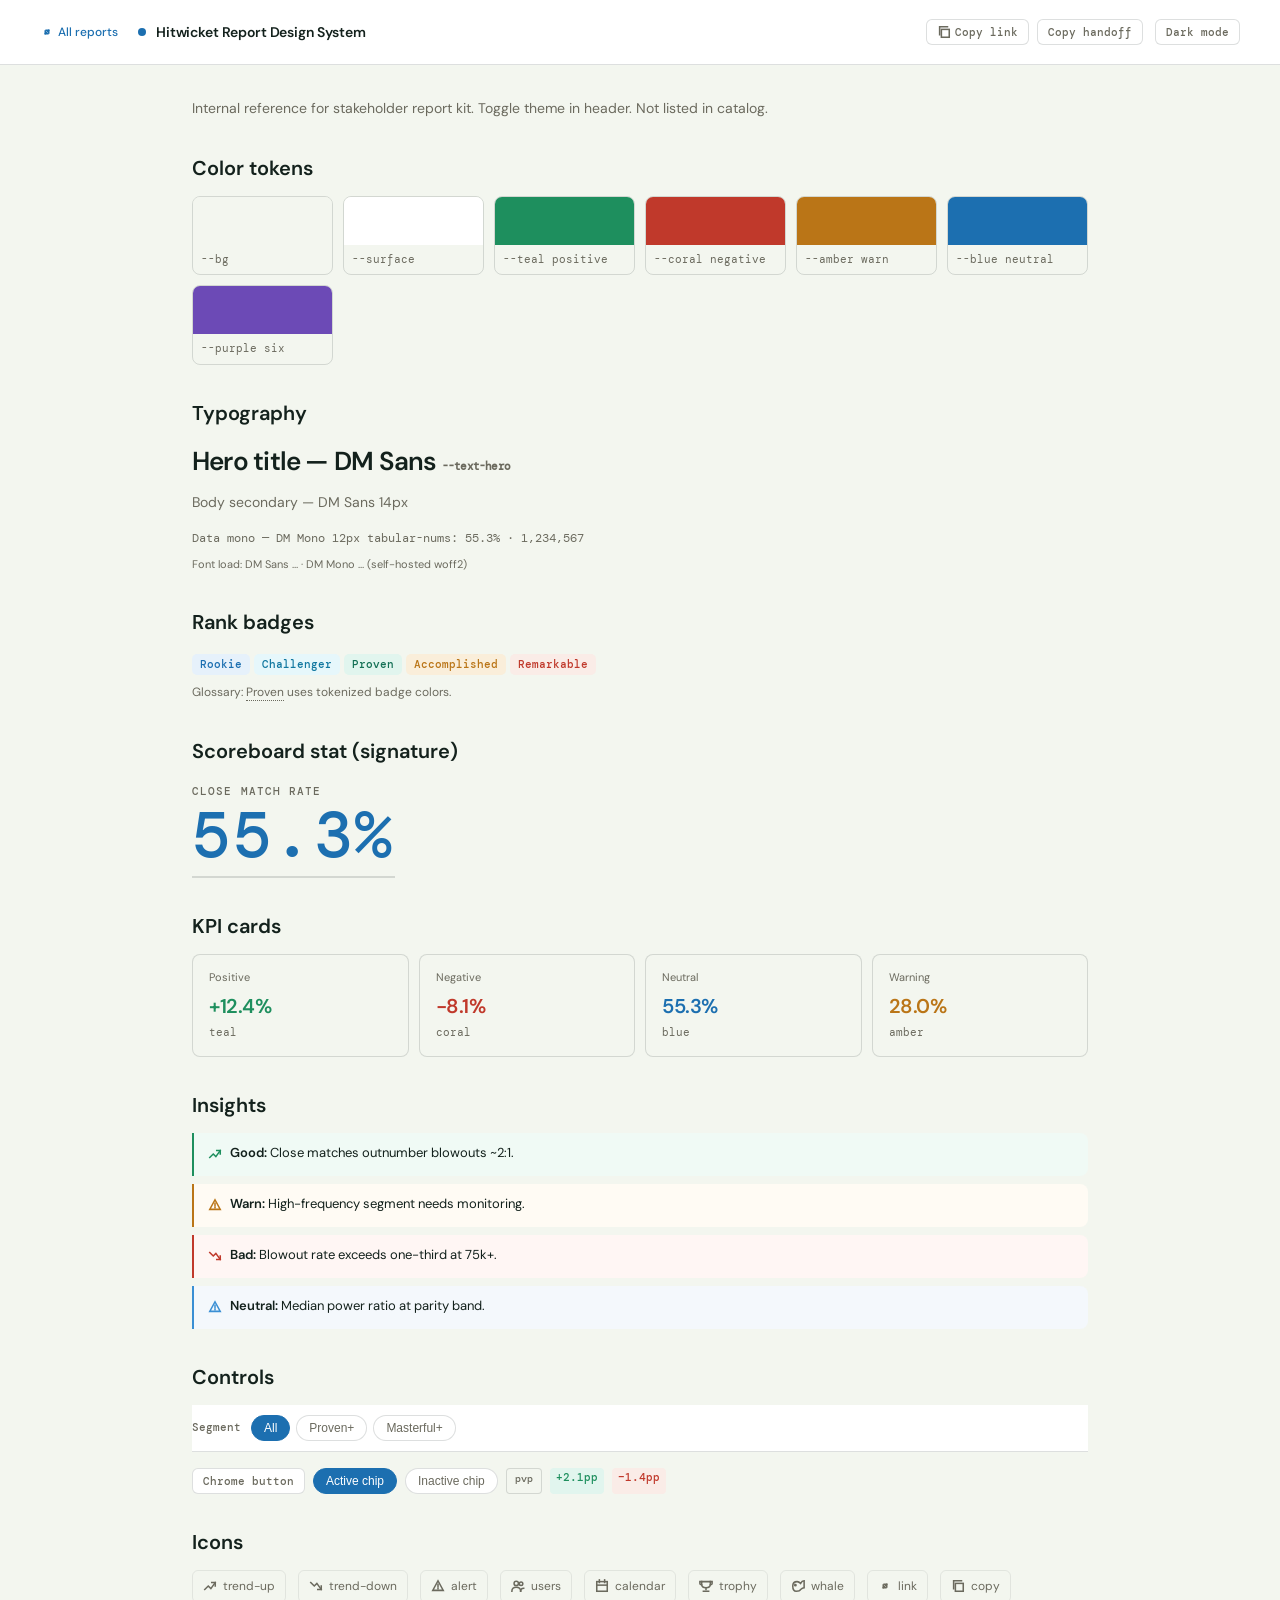
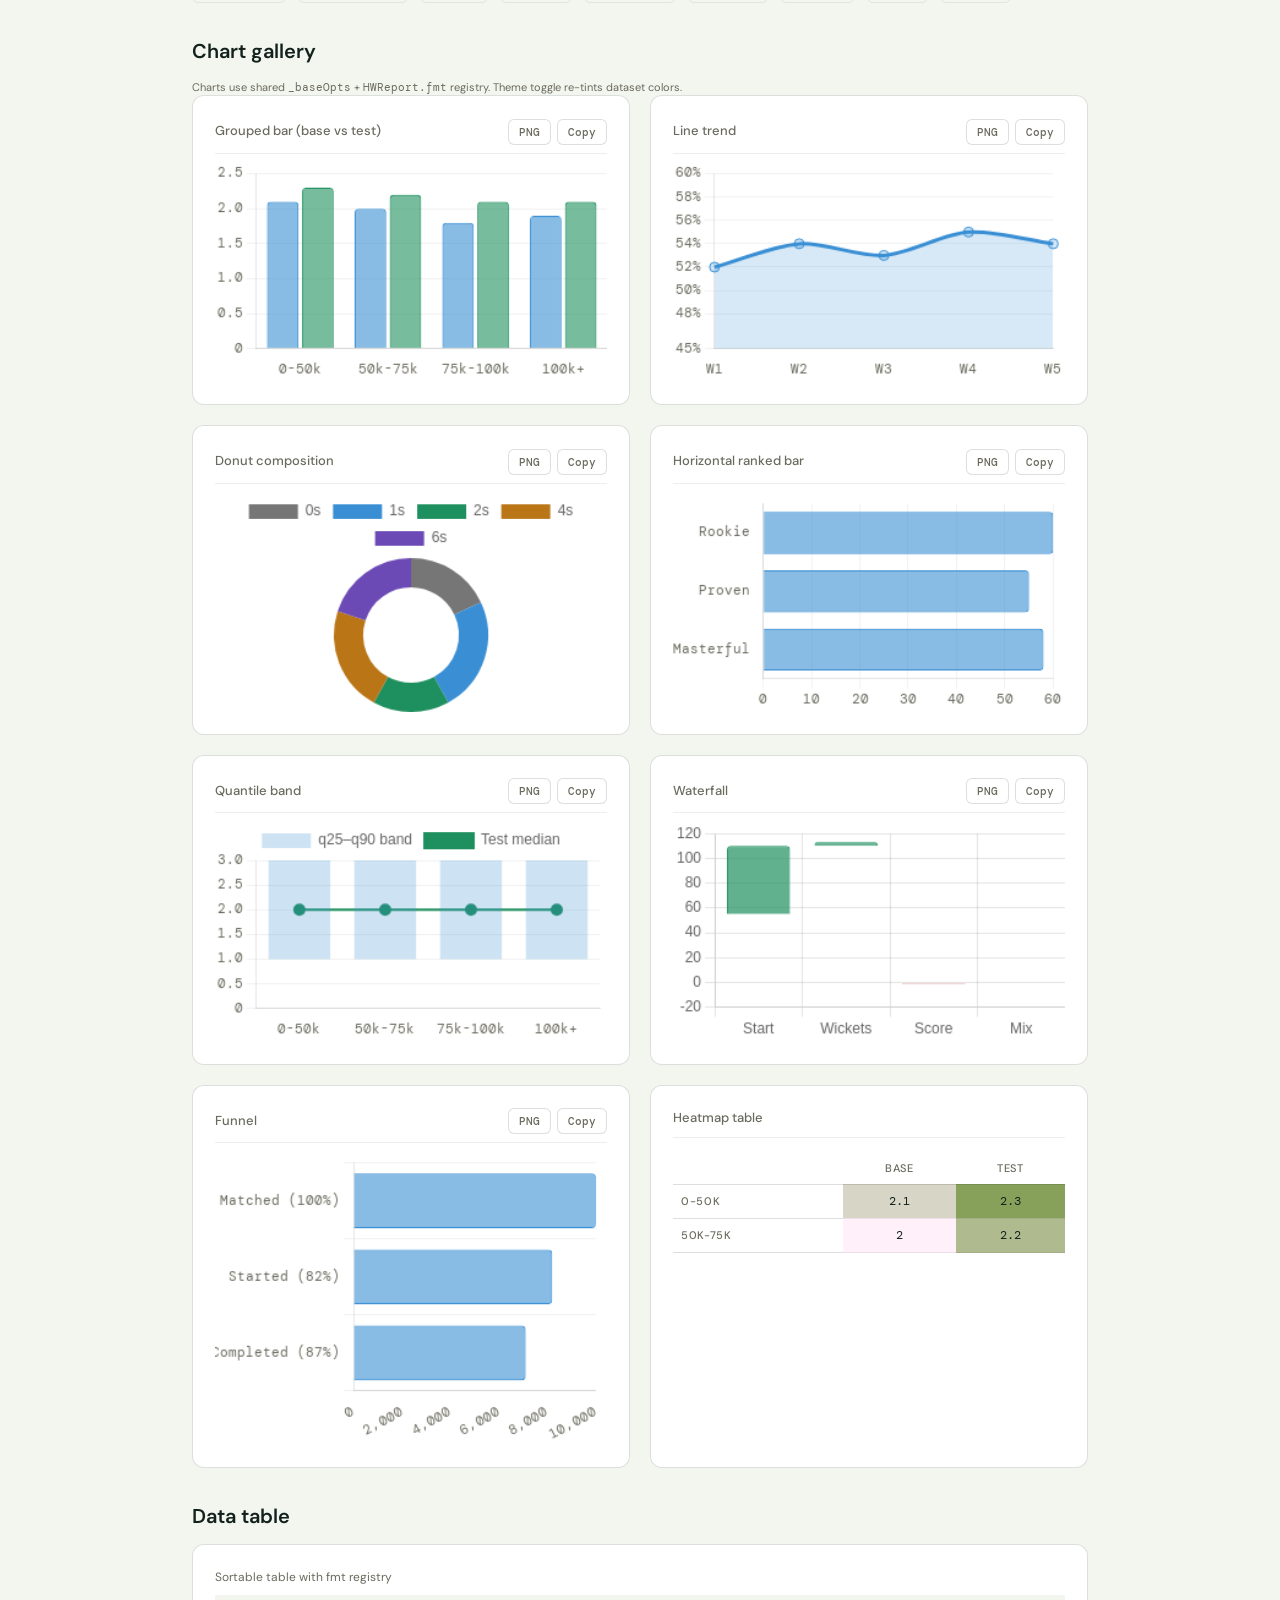
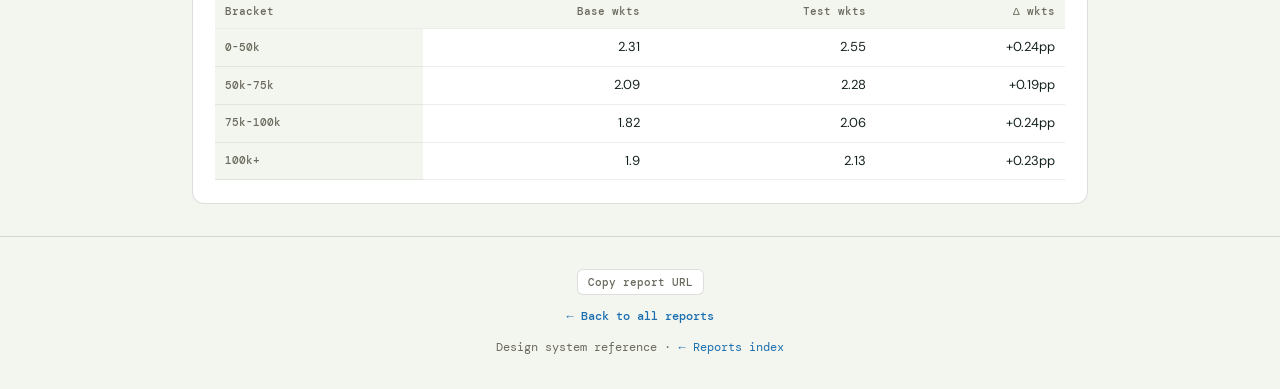
<file: kit/styleguide.html>
<!DOCTYPE html>
<html lang="en">
<head>
<meta charset="UTF-8">
<meta name="viewport" content="width=device-width, initial-scale=1.0">
<script>(function(){try{var t=localStorage.getItem('hw-theme');if(t)document.documentElement.setAttribute('data-theme',t);}catch(e){}})();</script>
<title>Hitwicket Report Design System</title>
<link rel="icon" type="image/png" href="favicon.png">
<link rel="stylesheet" href="report.css">
<style>
.sg-wrap { max-width: 960px; margin: 0 auto; padding: 2rem; }
.sg-wrap h2 { font-size: 20px; margin: 2rem 0 0.75rem; }
.sg-wrap h3 { font-size: 14px; color: var(--text-secondary); margin-bottom: 0.75rem; font-weight: 500; }
.swatches { display: grid; grid-template-columns: repeat(auto-fill, minmax(140px, 1fr)); gap: 10px; margin-bottom: 1rem; }
.swatch { border: 0.5px solid var(--border-strong); border-radius: var(--radius-sm); overflow: hidden; }
.swatch-color { height: 48px; }
.swatch-label { padding: 6px 8px; font-size: 11px; font-family: 'DM Mono', monospace; color: var(--text-secondary); }
.icon-grid { display: flex; flex-wrap: wrap; gap: 12px; }
.icon-cell { display: flex; align-items: center; gap: 6px; font-size: 12px; color: var(--text-secondary); padding: 6px 10px; border: 0.5px solid var(--border); border-radius: 6px; }
</style>
</head>
<body>
<header>
  <div class="brand"><div class="dot"></div><h1>Hitwicket Report Design System</h1></div>
  <div class="header-right"></div>
</header>
<main id="main-content" class="sg-wrap">
  <p style="color:var(--text-secondary);font-size:14px;margin-bottom:1.5rem;">Internal reference for stakeholder report kit. Toggle theme in header. Not listed in catalog.</p>

  <h2>Color tokens</h2>
  <div class="swatches">
    <div class="swatch"><div class="swatch-color" style="background:var(--bg)"></div><div class="swatch-label">--bg</div></div>
    <div class="swatch"><div class="swatch-color" style="background:var(--surface)"></div><div class="swatch-label">--surface</div></div>
    <div class="swatch"><div class="swatch-color" style="background:var(--teal)"></div><div class="swatch-label">--teal positive</div></div>
    <div class="swatch"><div class="swatch-color" style="background:var(--coral)"></div><div class="swatch-label">--coral negative</div></div>
    <div class="swatch"><div class="swatch-color" style="background:var(--amber)"></div><div class="swatch-label">--amber warn</div></div>
    <div class="swatch"><div class="swatch-color" style="background:var(--blue)"></div><div class="swatch-label">--blue neutral</div></div>
    <div class="swatch"><div class="swatch-color" style="background:var(--purple)"></div><div class="swatch-label">--purple six</div></div>
  </div>

  <h2>Typography</h2>
  <p style="font-size:var(--text-hero);font-weight:600;letter-spacing:-0.03em;margin-bottom:0.5rem;">Hero title — DM Sans <span style="font-family:'DM Mono',monospace;font-size:11px;color:var(--text-tertiary)">--text-hero</span></p>
  <p style="font-size:var(--text-base);color:var(--text-secondary);margin-bottom:1rem;">Body secondary — DM Sans 14px</p>
  <p style="font-family:'DM Mono',monospace;font-size:var(--text-sm);color:var(--text-tertiary);">Data mono — DM Mono 12px tabular-nums: 55.3% · 1,234,567</p>
  <p id="font-proof" style="font-size:11px;color:var(--text-tertiary);margin-top:8px;">Font load: checking…</p>

  <h2>Rank badges</h2>
  <p style="margin-bottom:8px;">
    <span class="rank-badge rank-Rookie">Rookie</span>
    <span class="rank-badge rank-Challenger">Challenger</span>
    <span class="rank-badge rank-Proven">Proven</span>
    <span class="rank-badge rank-Accomplished">Accomplished</span>
    <span class="rank-badge rank-Remarkable">Remarkable</span>
  </p>
  <p style="font-size:12px;color:var(--text-secondary);margin-bottom:1rem;">Glossary: <span class="term" data-tip="Rep rank tier 7–9 (post-Dec 2025)">Proven</span> uses tokenized badge colors.</p>

  <h2>Scoreboard stat (signature)</h2>
  <div class="hero-stat-wrap">
    <p class="stat-scoreboard-label">Close match rate</p>
    <p class="stat-scoreboard neutral" data-value="55.3" data-suffix="%" data-decimals="1">55.3%</p>
  </div>

  <h2>KPI cards</h2>
  <div class="kpi-row">
    <div class="kpi-card"><p class="kpi-label">Positive</p><p class="kpi-value up">+12.4%</p><p class="kpi-note">teal</p></div>
    <div class="kpi-card"><p class="kpi-label">Negative</p><p class="kpi-value down">−8.1%</p><p class="kpi-note">coral</p></div>
    <div class="kpi-card"><p class="kpi-label">Neutral</p><p class="kpi-value neutral">55.3%</p><p class="kpi-note">blue</p></div>
    <div class="kpi-card"><p class="kpi-label">Warning</p><p class="kpi-value warn">28.0%</p><p class="kpi-note">amber</p></div>
  </div>

  <h2>Insights</h2>
  <div class="insights">
    <div class="insight good"><strong>Good:</strong> Close matches outnumber blowouts ~2:1.</div>
    <div class="insight warn"><strong>Warn:</strong> High-frequency segment needs monitoring.</div>
    <div class="insight bad"><strong>Bad:</strong> Blowout rate exceeds one-third at 75k+.</div>
    <div class="insight"><strong>Neutral:</strong> Median power ratio at parity band.</div>
  </div>

  <h2>Controls</h2>
  <div id="sg-filter-bar" class="filter-bar" style="position:relative;top:0;margin-bottom:1rem;padding-left:0;padding-right:0;"></div>
  <div style="display:flex;flex-wrap:wrap;gap:8px;margin-bottom:1rem;">
    <button type="button" class="chrome-btn">Chrome button</button>
    <button type="button" class="filter-chip active">Active chip</button>
    <button type="button" class="filter-chip">Inactive chip</button>
    <span class="tag-pill">pvp</span>
    <span class="delta-pill up">+2.1pp</span>
    <span class="delta-pill down">−1.4pp</span>
  </div>

  <h2>Icons</h2>
  <div class="icon-grid" id="icon-grid"></div>

  <h2>Chart gallery</h2>
  <p class="chart-footnote">Charts use shared <code style="font-family:'DM Mono',monospace;font-size:11px">_baseOpts</code> + <code style="font-family:'DM Mono',monospace;font-size:11px">HWReport.fmt</code> registry. Theme toggle re-tints dataset colors.</p>
  <div class="two-col">
    <div class="card"><p class="card-title">Grouped bar (base vs test)</p><div class="chart-wrap"><canvas id="sg-grouped"></canvas></div></div>
    <div class="card"><p class="card-title">Line trend</p><div class="chart-wrap"><canvas id="sg-line"></canvas></div></div>
    <div class="card"><p class="card-title">Donut composition</p><div class="chart-wrap"><canvas id="sg-donut"></canvas></div></div>
    <div class="card"><p class="card-title">Horizontal ranked bar</p><div class="chart-wrap"><canvas id="sg-hbar"></canvas></div></div>
    <div class="card"><p class="card-title">Quantile band</p><div class="chart-wrap"><canvas id="sg-qband"></canvas></div></div>
    <div class="card"><p class="card-title">Waterfall</p><div class="chart-wrap"><canvas id="sg-waterfall"></canvas></div></div>
    <div class="card"><p class="card-title">Funnel</p><div class="chart-wrap chart-wrap--tall"><canvas id="sg-funnel"></canvas></div></div>
    <div class="card"><p class="card-title">Heatmap table</p><div id="sg-heatmap"></div></div>
  </div>

  <h2>Data table</h2>
  <div class="card"><div id="sg-table"></div></div>
</main>
<footer>Design system reference · <a href="../index.html">← Reports index</a></footer>
<script src="theme.js"></script>
<script src="icons.js"></script>
<script src="chart.umd.js"></script>
<script src="chartjs-plugin-annotation.min.js"></script>
<script src="charts.js"></script>
<script src="filters.js"></script>
<script src="tables.js"></script>
<script src="report.js"></script>
<script>
if (typeof Chart !== 'undefined' && window['chartjs-plugin-annotation']) {
  Chart.register(window['chartjs-plugin-annotation']);
}
var names = ['trend-up','trend-down','alert','users','calendar','trophy','whale','link','copy'];
document.getElementById('icon-grid').innerHTML = names.map(function(n) {
  return '<span class="icon-cell">' + HWReport.icon(n) + ' ' + n + '</span>';
}).join('');
(function () {
  var sans = document.fonts && document.fonts.check('16px "DM Sans"');
  var mono = document.fonts && document.fonts.check('12px "DM Mono"');
  document.getElementById('font-proof').textContent = 'Font load: DM Sans ' + (sans ? '✓' : '…') + ' · DM Mono ' + (mono ? '✓' : '…') + ' (self-hosted woff2)';
})();
HWReport.filters.init({
  bar: '#sg-filter-bar',
  dims: [
    { id: 'seg', label: 'Segment', default: 'all', options: [
      { value: 'all', label: 'All' },
      { value: 'proven', label: 'Proven+' },
      { value: 'masterful', label: 'Masterful+' },
    ]},
  ],
});
HWReport.grouped('sg-grouped', ['0-50k','50k-75k','75k-100k','100k+'], [2.1,2.0,1.8,1.9], [2.3,2.2,2.1,2.1], HWReport.COLORS.BLUE, HWReport.COLORS.TEAL);
HWReport.lineChartSimple('sg-line', ['W1','W2','W3','W4','W5'], [52,54,53,55,54], 'Close %', HWReport.COLORS.BLUE, { min: 45, max: 60 });
HWReport.donut('sg-donut', ['0s','1s','2s','4s','6s'], [18,24,16,22,20], [HWReport.COLORS.GRAY, HWReport.COLORS.BLUE, HWReport.COLORS.TEAL, HWReport.COLORS.AMBER, HWReport.COLORS.PURPLE]);
HWReport.horizontalRankedBar('sg-hbar', ['Rookie','Proven','Masterful'], [60,55,58], HWReport.COLORS.BLUE);
HWReport.quantileBand('sg-qband', BRmock(), qbaseMock(), qtestMock(), { metric: 'wk' });
HWReport.waterfall('sg-waterfall', ['Start','Wickets','Score','Mix'], [55, 3, -1, -0.5], { start: 55 });
HWReport.funnel('sg-funnel', ['Matched','Started','Completed'], [10000, 8200, 7100]);
HWReport.heatmapTable('sg-heatmap', ['0-50k','50k-75k'], ['Base','Test'], [[2.1,2.3],[2.0,2.2]]);
function BRmock() { return ['0-50k','50k-75k','75k-100k','100k+']; }
function qbaseMock() {
  return { wk_q25: [1,1,1,1], wk_q75: [3,3,3,3], wk_q50: [2,2,2,2] };
}
function qtestMock() {
  return { wk_q25: [1,1,1,1], wk_q75: [3,3,3,3], wk_q50: [2,2,2,2] };
}
HWReport.table('sg-table', {
  caption: 'Sortable table with fmt registry',
  sortable: true,
  stickyHeader: true,
  columns: [
    { label: 'Bracket', rowHeader: true },
    { label: 'Base wkts' },
    { label: 'Test wkts' },
    { label: 'Δ wkts', fmt: 'pp' },
  ],
  rows: [
    ['0-50k', 2.31, 2.55, 0.24],
    ['50k-75k', 2.09, 2.28, 0.19],
    ['75k-100k', 1.82, 2.06, 0.24],
    ['100k+', 1.9, 2.13, 0.23],
  ],
});
HWReport.initCardChrome();
</script>
</body>
</html>
</file>
<file: kit/report.css>
@font-face {
  font-family: 'DM Sans';
  src: url('fonts/DMSans-Regular.woff2') format('woff2');
  font-weight: 400;
  font-style: normal;
  font-display: swap;
}
@font-face {
  font-family: 'DM Sans';
  src: url('fonts/DMSans-Medium.woff2') format('woff2');
  font-weight: 500;
  font-style: normal;
  font-display: swap;
}
@font-face {
  font-family: 'DM Sans';
  src: url('fonts/DMSans-SemiBold.woff2') format('woff2');
  font-weight: 600;
  font-style: normal;
  font-display: swap;
}
@font-face {
  font-family: 'DM Sans';
  src: url('fonts/DMSans-Italic.woff2') format('woff2');
  font-weight: 400;
  font-style: italic;
  font-display: swap;
}
@font-face {
  font-family: 'DM Mono';
  src: url('fonts/DMMono-Regular.woff2') format('woff2');
  font-weight: 400;
  font-style: normal;
  font-display: swap;
}
@font-face {
  font-family: 'DM Mono';
  src: url('fonts/DMMono-Medium.woff2') format('woff2');
  font-weight: 500;
  font-style: normal;
  font-display: swap;
}

*, *::before, *::after { box-sizing: border-box; margin: 0; padding: 0; }

:root {
  --bg: #F3F6EF;
  --surface: #FFFFFF;
  --border: rgba(19, 33, 28, 0.08);
  --border-strong: rgba(19, 33, 28, 0.14);
  --text-primary: #13211C;
  --text-secondary: #6B6A5E;
  --text-tertiary: #6B6A5E;
  --text-xs: 10px;
  --text-sm: 12px;
  --text-base: 14px;
  --text-lg: 18px;
  --text-xl: 22px;
  --text-hero: 26px;
  --rank-rookie-bg: var(--blue-light);
  --rank-rookie-fg: var(--blue);
  --rank-challenger-bg: #E6F7FB;
  --rank-challenger-fg: #1278A0;
  --rank-proven-bg: var(--teal-light);
  --rank-proven-fg: #147055;
  --rank-accomplished-bg: var(--amber-light);
  --rank-accomplished-fg: var(--amber);
  --rank-remarkable-bg: var(--coral-light);
  --rank-remarkable-fg: var(--coral);
  --header-height: 53px;
  --filter-top: 108px;
  --teal: #1E8F5E;
  --teal-light: #E1F5EE;
  --blue: #1C6FB0;
  --blue-light: #E6F1FB;
  --blue-mid: #3A8FD4;
  --amber: #BA7517;
  --amber-light: #FAEEDA;
  --coral: #C0392B;
  --coral-light: #FAECE7;
  --purple: #6C4AB6;
  --purple-light: #EEEDFA;
  --blue-bar: #85B7EB;
  --insight-neutral-bg: #F4F8FC;
  --insight-good-bg: #F0FAF5;
  --insight-warn-bg: #FFFBF4;
  --insight-bad-bg: #FFF6F4;
  --chart-grid: rgba(19, 33, 28, 0.06);
  --radius: 12px;
  --radius-sm: 8px;
  --space-1: 4px;
  --space-2: 8px;
  --space-3: 12px;
  --space-4: 16px;
  --space-5: 24px;
  --space-6: 32px;
  --motion-fast: 120ms;
  --motion-base: 220ms;
  --motion-ease: cubic-bezier(0.25, 0.1, 0.25, 1);
}

@media (prefers-color-scheme: dark) {
  :root:not([data-theme="light"]) {
    --bg: #0E1613;
    --surface: #16201C;
    --border: rgba(237, 241, 236, 0.08);
    --border-strong: rgba(237, 241, 236, 0.14);
    --text-primary: #EDF1EC;
    --text-secondary: #9BA79C;
    --text-tertiary: #8A9A92;
    --teal-light: #1A3D30;
    --rank-challenger-bg: #1A3040;
    --rank-challenger-fg: #6BC4E8;
    --rank-proven-fg: #4EC9A0;
    --blue-light: #1A2F42;
    --amber-light: #3D3018;
    --coral-light: #3D221C;
    --purple-light: #2A2540;
    --insight-neutral-bg: #1A2420;
    --insight-good-bg: #152820;
    --insight-warn-bg: #282218;
    --insight-bad-bg: #281A18;
    --chart-grid: rgba(237, 241, 236, 0.08);
  }
}

:root[data-theme="dark"] {
  --bg: #0E1613;
  --surface: #16201C;
  --border: rgba(237, 241, 236, 0.08);
  --border-strong: rgba(237, 241, 236, 0.14);
  --text-primary: #EDF1EC;
  --text-secondary: #9BA79C;
  --text-tertiary: #7A8A82;
  --teal-light: #1A3D30;
  --blue-light: #1A2F42;
  --amber-light: #3D3018;
  --coral-light: #3D221C;
  --purple-light: #2A2540;
  --insight-neutral-bg: #1A2420;
  --insight-good-bg: #152820;
  --insight-warn-bg: #282218;
  --insight-bad-bg: #281A18;
  --chart-grid: rgba(237, 241, 236, 0.08);
}

:root[data-theme="light"] {
  --bg: #F3F6EF;
  --surface: #FFFFFF;
  --border: rgba(19, 33, 28, 0.08);
  --border-strong: rgba(19, 33, 28, 0.14);
  --text-primary: #13211C;
  --text-secondary: #6B6A5E;
  --text-tertiary: #767676;
  --teal-light: #E1F5EE;
  --blue-light: #E6F1FB;
  --amber-light: #FAEEDA;
  --coral-light: #FAECE7;
  --purple-light: #EEEDFA;
  --insight-neutral-bg: #F4F8FC;
  --insight-good-bg: #F0FAF5;
  --insight-warn-bg: #FFFBF4;
  --insight-bad-bg: #FFF6F4;
  --chart-grid: rgba(19, 33, 28, 0.06);
}

body {
  font-family: 'DM Sans', sans-serif;
  background: var(--bg);
  color: var(--text-primary);
  line-height: 1.6;
  transition: background var(--motion-base) var(--motion-ease), color var(--motion-base) var(--motion-ease);
}

.skip-link {
  position: absolute;
  left: -9999px;
  top: 0;
  z-index: 200;
  padding: var(--space-2) var(--space-4);
  background: var(--blue);
  color: #fff;
  font-size: 13px;
  font-weight: 500;
  text-decoration: none;
}
.skip-link:focus {
  left: var(--space-4);
  top: var(--space-4);
  outline: 2px solid var(--blue-mid);
  outline-offset: 2px;
}

:focus-visible {
  outline: 2px solid var(--blue-mid);
  outline-offset: 2px;
}

.hw-icon {
  width: 14px;
  height: 14px;
  display: inline-block;
  vertical-align: -2px;
  flex-shrink: 0;
}

header {
  background: var(--surface);
  border-bottom: 0.5px solid var(--border-strong);
  padding: 1.2rem 2.5rem;
  position: sticky;
  top: 0;
  z-index: 100;
  display: flex;
  align-items: center;
  justify-content: space-between;
  gap: 1rem;
  transition: background var(--motion-base) var(--motion-ease);
}
header .header-left { display: flex; align-items: center; gap: 1.25rem; min-width: 0; flex: 1; }
header .brand { display: flex; align-items: center; gap: 10px; min-width: 0; }
header .brand .dot { width: 8px; height: 8px; border-radius: 50%; background: var(--blue); flex-shrink: 0; }
header h1 { font-size: 14px; font-weight: 600; letter-spacing: -0.01em; }
header .meta { font-size: 11px; color: var(--text-tertiary); font-family: 'DM Mono', monospace; flex-shrink: 0; text-align: right; }
.back-to-index { font-size: 12px; font-weight: 500; color: var(--blue); text-decoration: none; white-space: nowrap; flex-shrink: 0; display: inline-flex; align-items: center; gap: 4px; }
.back-to-index:hover { text-decoration: underline; color: var(--blue-mid); }
footer .footer-nav { margin-bottom: 0.75rem; }

.caveat-banner {
  background: var(--blue-light);
  border-bottom: 0.5px solid rgba(28, 111, 176, 0.2);
  padding: 0.5rem 2.5rem;
  font-size: 12px;
  color: var(--blue);
  font-family: 'DM Mono', monospace;
  display: flex;
  align-items: center;
  gap: 8px;
}

.tab-bar {
  background: var(--surface);
  border-bottom: 0.5px solid var(--border-strong);
  padding: 0 2.5rem;
  display: flex;
  gap: 0;
  position: sticky;
  top: var(--header-height);
  z-index: 99;
  flex-wrap: wrap;
}
.tab-btn {
  padding: 0.75rem 1.2rem;
  font-size: 13px;
  font-weight: 500;
  cursor: pointer;
  border: none;
  background: none;
  color: var(--text-secondary);
  border-bottom: 2px solid transparent;
  transition: color var(--motion-fast) var(--motion-ease), border-color var(--motion-fast) var(--motion-ease);
  white-space: nowrap;
}
.tab-btn:hover { color: var(--text-primary); }
.tab-btn.active { color: var(--blue); border-bottom-color: var(--blue); }
.tab-btn:focus-visible { outline-offset: -2px; }

.sub-toggle { display: flex; gap: 6px; margin-bottom: 1.5rem; flex-wrap: wrap; }
.sub-btn {
  padding: 5px 14px;
  font-size: 12px;
  font-weight: 500;
  cursor: pointer;
  border: 0.5px solid var(--border-strong);
  border-radius: 20px;
  background: var(--surface);
  color: var(--text-secondary);
  transition: all var(--motion-fast) var(--motion-ease);
}
.sub-btn.active { background: var(--blue); color: white; border-color: var(--blue); }

.tab-content { display: none; opacity: 0; }
.tab-content.active {
  display: block;
  animation: tabFadeIn var(--motion-fast) var(--motion-ease) forwards;
}
@keyframes tabFadeIn {
  from { opacity: 0; }
  to { opacity: 1; }
}

@media (prefers-reduced-motion: reduce) {
  .tab-content.active { animation: none; opacity: 1; }
  body, header { transition: none; }
}

main { max-width: 1120px; margin: 0 auto; padding: 2rem 2rem 4rem; }
.section { margin-bottom: 3rem; }
.section-header { margin-bottom: 1.25rem; }
.section-num {
  font-size: 11px;
  font-weight: 500;
  letter-spacing: 0.08em;
  text-transform: uppercase;
  color: var(--text-tertiary);
  font-family: 'DM Mono', monospace;
  margin-bottom: 0.3rem;
}
.section-title { font-size: 18px; font-weight: 600; letter-spacing: -0.02em; margin-bottom: 0.2rem; }
.section-sub { font-size: 13px; color: var(--text-secondary); }

.hero-section {
  background: var(--surface);
  border-bottom: 0.5px solid var(--border);
  padding: 2rem 2.5rem 1.75rem;
  transition: background var(--motion-base) var(--motion-ease);
}
.hero-eyebrow {
  font-size: 11px;
  font-weight: 500;
  letter-spacing: 0.08em;
  text-transform: uppercase;
  color: var(--text-tertiary);
  font-family: 'DM Mono', monospace;
  margin-bottom: 0.4rem;
}
.hero-title { font-size: 26px; font-weight: 600; letter-spacing: -0.03em; margin-bottom: 0.4rem; }
.hero-desc { font-size: 14px; color: var(--text-secondary); max-width: 720px; line-height: 1.6; margin-bottom: var(--space-4); }

.hero-stat-wrap { margin: var(--space-4) 0 var(--space-2); }
.stat-scoreboard-label {
  font-size: 11px;
  font-weight: 500;
  letter-spacing: 0.1em;
  text-transform: uppercase;
  color: var(--text-tertiary);
  font-family: 'DM Mono', monospace;
  margin-bottom: var(--space-1);
}
.stat-scoreboard {
  font-family: 'DM Mono', monospace;
  font-size: 64px;
  font-weight: 500;
  letter-spacing: 0.04em;
  font-variant-numeric: tabular-nums;
  line-height: 1;
  color: var(--text-primary);
  padding-bottom: var(--space-2);
  border-bottom: 2px solid var(--border-strong);
  display: inline-block;
  min-width: 120px;
}
.stat-scoreboard.up { color: var(--teal); }
.stat-scoreboard.down { color: var(--coral); }
.stat-scoreboard.neutral { color: var(--blue); }
.stat-scoreboard.warn { color: var(--amber); }

.kpi-row { display: grid; grid-template-columns: repeat(4, 1fr); gap: 10px; margin-bottom: 1.5rem; }
.kpi-card {
  background: var(--bg);
  border: 0.5px solid var(--border-strong);
  border-radius: var(--radius-sm);
  padding: 0.9rem 1rem;
}
.kpi-label { font-size: 11px; color: var(--text-tertiary); margin-bottom: 3px; display: flex; align-items: center; gap: 4px; }
.kpi-value { font-size: 20px; font-weight: 600; letter-spacing: -0.02em; font-variant-numeric: tabular-nums; }
.kpi-value.up { color: var(--teal); }
.kpi-value.down { color: var(--coral); }
.kpi-value.neutral { color: var(--blue); }
.kpi-value.warn { color: var(--amber); }
.kpi-note { font-size: 11px; color: var(--text-tertiary); margin-top: 2px; font-family: 'DM Mono', monospace; }

.card {
  background: var(--surface);
  border: 0.5px solid var(--border-strong);
  border-radius: var(--radius);
  padding: 1.4rem;
  transition: background var(--motion-base) var(--motion-ease);
}
.card-title { font-size: 13px; font-weight: 500; color: var(--text-secondary); margin-bottom: 1rem; padding-bottom: 8px; border-bottom: 0.5px solid var(--border); }
.card-title-row { display: flex; align-items: center; justify-content: space-between; gap: var(--space-2); margin-bottom: 1rem; padding-bottom: 8px; border-bottom: 0.5px solid var(--border); }
.card-title-row .card-title { margin-bottom: 0; padding-bottom: 0; border-bottom: none; flex: 1; }
.card-sub { font-size: 12px; color: var(--text-tertiary); margin: -0.25rem 0 1rem; line-height: 1.5; }
.chart-download-btn { flex-shrink: 0; }

.two-col { display: grid; grid-template-columns: 1fr 1fr; gap: 1.25rem; }
.chart-wrap { position: relative; width: 100%; }

.insights { display: flex; flex-direction: column; gap: 8px; }
.insight {
  border-left: 2.5px solid var(--blue-mid);
  background: var(--insight-neutral-bg);
  border-radius: 0 var(--radius-sm) var(--radius-sm) 0;
  padding: 0.65rem 0.85rem;
  font-size: 13px;
  color: var(--text-primary);
  line-height: 1.55;
  display: flex;
  gap: 8px;
  align-items: flex-start;
}
.insight .insight-icon { flex-shrink: 0; margin-top: 2px; color: var(--blue-mid); }
.insight .insight-body { flex: 1; min-width: 0; }
.insight.warn { border-left-color: var(--amber); background: var(--insight-warn-bg); }
.insight.warn .insight-icon { color: var(--amber); }
.insight.good { border-left-color: var(--teal); background: var(--insight-good-bg); }
.insight.good .insight-icon { color: var(--teal); }
.insight.bad { border-left-color: var(--coral); background: var(--insight-bad-bg); }
.insight.bad .insight-icon { color: var(--coral); }
.insight strong { font-weight: 600; }

.comp-table { width: 100%; border-collapse: collapse; font-size: 13px; }
.comp-table th {
  font-size: 11px;
  font-weight: 500;
  color: var(--text-tertiary);
  text-transform: uppercase;
  letter-spacing: 0.06em;
  padding: 0 10px 8px 0;
  text-align: right;
  border-bottom: 0.5px solid var(--border-strong);
}
.comp-table th:first-child { text-align: left; padding-left: 0; }
.comp-table th.base { color: var(--blue); }
.comp-table th.test { color: var(--teal); }
.comp-table th.delta { color: var(--amber); }
.comp-table td {
  padding: 8px 10px 8px 0;
  border-bottom: 0.5px solid var(--border);
  color: var(--text-primary);
  vertical-align: middle;
  text-align: right;
  font-family: 'DM Mono', monospace;
  font-size: 12px;
  font-variant-numeric: tabular-nums;
}
.comp-table td:first-child { text-align: left; padding-left: 0; font-family: 'DM Sans', sans-serif; font-size: 13px; font-weight: 500; }
.comp-table tr:last-child td { border-bottom: none; }
.comp-table tr:hover td { background: var(--bg); }
.comp-table th { font-variant-numeric: tabular-nums; }

.val-up { color: var(--teal); font-weight: 500; }
.val-down { color: var(--coral); font-weight: 500; }
.val-muted { color: var(--text-tertiary); }

.heatmap-table { width: 100%; border-collapse: collapse; font-size: 12px; }
.heatmap-table th {
  font-size: 11px;
  font-weight: 500;
  color: var(--text-tertiary);
  text-transform: uppercase;
  letter-spacing: 0.05em;
  padding: 6px 8px;
  text-align: center;
  border-bottom: 0.5px solid var(--border-strong);
}
.heatmap-table th:first-child { text-align: left; }
.heatmap-table td {
  padding: 7px 8px;
  text-align: center;
  font-family: 'DM Mono', monospace;
  font-size: 12px;
  border-bottom: 0.5px solid var(--border);
  font-variant-numeric: tabular-nums;
}
.heatmap-table td:first-child { text-align: left; font-family: 'DM Sans', sans-serif; font-weight: 500; font-size: 13px; }

.legend { display: flex; flex-wrap: wrap; gap: 10px; margin-bottom: 10px; }
.leg { display: flex; align-items: center; gap: 5px; font-size: 12px; color: var(--text-secondary); }
.leg-sq { width: 10px; height: 10px; border-radius: 2px; flex-shrink: 0; }

footer {
  text-align: center;
  padding: 2rem;
  font-size: 12px;
  color: var(--text-tertiary);
  border-top: 0.5px solid var(--border-strong);
  font-family: 'DM Mono', monospace;
}
footer a { color: var(--blue); text-decoration: none; }

.pp-pos { color: var(--teal); }
.pp-neg { color: var(--coral); }
.pp-flat { color: var(--text-tertiary); }
.method-list { font-size: 13px; color: var(--text-secondary); line-height: 1.7; padding-left: 1.2rem; }
.method-list li { margin-bottom: 0.4rem; }

/* Multi-view reports (whale MM) */
.hidden { display: none !important; }
header .header-right { display: flex; align-items: center; gap: 12px; flex-shrink: 0; }
.timeline-select-wrap { position: relative; }
.timeline-select-wrap::after {
  content: '▾';
  position: absolute;
  right: 10px;
  top: 50%;
  transform: translateY(-50%);
  font-size: 11px;
  color: var(--blue);
  pointer-events: none;
}
#timelineSelect {
  appearance: none;
  background: var(--blue-light);
  border: 0.5px solid var(--blue);
  color: var(--blue);
  font-family: 'DM Mono', monospace;
  font-size: 12px;
  font-weight: 500;
  padding: 6px 28px 6px 12px;
  border-radius: 6px;
  cursor: pointer;
  outline: none;
}
header a.data-link {
  font-size: 12px;
  font-weight: 500;
  color: var(--blue);
  text-decoration: none;
  border: 0.5px solid var(--blue);
  padding: 5px 14px;
  border-radius: 6px;
  transition: background var(--motion-fast);
  display: inline-flex;
  align-items: center;
  gap: 6px;
}
header a.data-link:hover { background: var(--blue-light); }
header a.data-link svg { width: 13px; height: 13px; flex-shrink: 0; }
header a.data-link.green { color: var(--teal); border-color: var(--teal); }
header a.data-link.green:hover { background: var(--teal-light); }
.hero-section .kpi-row { grid-template-columns: repeat(5, 1fr); }
.comp-table th.pre { color: var(--coral); }
.comp-table th.post { color: var(--teal); }
.delta-pill { display: inline-block; padding: 1px 6px; border-radius: 4px; font-size: 11px; font-weight: 500; font-family: 'DM Mono', monospace; }
.delta-pill.up { background: var(--teal-light); color: var(--teal); }
.delta-pill.down { background: var(--coral-light); color: var(--coral); }
.delta-pill.flat { background: var(--bg); color: var(--text-tertiary); }
.rank-badge { display: inline-block; padding: 2px 8px; border-radius: 5px; font-size: 11px; font-weight: 500; font-family: 'DM Mono', monospace; }
.rank-Rookie { background: var(--rank-rookie-bg); color: var(--rank-rookie-fg); }
.rank-Challenger { background: var(--rank-challenger-bg); color: var(--rank-challenger-fg); }
.rank-Proven { background: var(--rank-proven-bg); color: var(--rank-proven-fg); }
.rank-Accomplished { background: var(--rank-accomplished-bg); color: var(--rank-accomplished-fg); }
.rank-Remarkable { background: var(--rank-remarkable-bg); color: var(--rank-remarkable-fg); }
.chart-wrap { aspect-ratio: 16 / 9; min-height: 180px; max-height: 320px; position: relative; }
.chart-wrap--tall { aspect-ratio: 4 / 3; max-height: 360px; }
.chart-wrap canvas { width: 100% !important; height: 100% !important; }
.filter-bar {
  position: sticky;
  top: var(--filter-top);
  z-index: 98;
  display: flex;
  flex-wrap: wrap;
  align-items: center;
  gap: 8px;
  padding: 10px 2rem;
  background: var(--surface);
  border-bottom: 0.5px solid var(--border-strong);
  margin-bottom: 0;
}
.filter-bar .filter-dim-label { font-size: 11px; font-weight: 500; color: var(--text-tertiary); margin-right: 4px; font-family: 'DM Mono', monospace; }
.filter-bar .filter-dim { display: flex; flex-wrap: wrap; align-items: center; gap: 6px; margin-right: 12px; }
.filter-chip:focus-visible { outline: 2px solid var(--blue-mid); outline-offset: 2px; }
.chart-footnote { font-size: 11px; color: var(--text-tertiary); margin-top: 8px; line-height: 1.5; }
.term { border-bottom: 1px dotted var(--text-tertiary); cursor: help; position: relative; }
.term[data-tip]:hover::after {
  content: attr(data-tip);
  position: absolute;
  left: 0;
  bottom: calc(100% + 6px);
  background: var(--surface);
  border: 0.5px solid var(--border-strong);
  padding: 6px 10px;
  border-radius: 6px;
  font-size: 11px;
  color: var(--text-secondary);
  white-space: nowrap;
  z-index: 50;
  box-shadow: 0 4px 12px rgba(0,0,0,0.08);
}
.card-title-row { display: flex; align-items: center; justify-content: space-between; gap: 8px; margin-bottom: 0.5rem; }
.card-title-row .card-title { margin-bottom: 0; }
.card-actions { display: flex; gap: 6px; flex-shrink: 0; }
.hw-table-wrap,
.table-wrap { overflow-x: auto; }
.hw-table,
.data-table { width: 100%; border-collapse: collapse; font-size: 13px; }
.hw-table caption,
.data-table caption { text-align: left; font-size: 12px; color: var(--text-secondary); margin-bottom: 8px; }
.hw-table th, .hw-table td,
.data-table th, .data-table td { padding: 8px 10px; border-bottom: 0.5px solid var(--border); text-align: right; }
.hw-table th:first-child, .hw-table td:first-child,
.data-table th:first-child, .data-table td:first-child { text-align: left; }
.hw-table th,
.data-table th { font-weight: 500; color: var(--text-secondary); font-size: 11px; font-family: 'DM Mono', monospace; background: var(--bg); }
.hw-table th[aria-sort],
.data-table th[aria-sort] { cursor: pointer; user-select: none; }
.hw-table th[aria-sort="ascending"]::after,
.data-table th[aria-sort="ascending"]::after { content: ' ↑'; }
.hw-table th[aria-sort="descending"]::after,
.data-table th[aria-sort="descending"]::after { content: ' ↓'; }
.hw-table.sticky-head thead th,
.data-table.sticky-head thead th { position: sticky; top: 0; z-index: 2; }
.hw-table.comp-table { width: 100%; border-collapse: collapse; font-size: 13px; }
.hw-table.comp-table th {
  text-align: right;
  padding: 8px 10px;
  font-weight: 500;
  color: var(--text-secondary);
  font-size: 11px;
  font-family: 'DM Mono', monospace;
  border-bottom: 0.5px solid var(--border-strong);
  background: var(--bg);
  font-variant-numeric: tabular-nums;
}
.hw-table.comp-table th:first-child { text-align: left; padding-left: 0; }
.hw-table.comp-table td {
  text-align: right;
  padding: 8px 10px;
  border-bottom: 0.5px solid var(--border);
  font-family: 'DM Mono', monospace;
  font-size: 12px;
  font-variant-numeric: tabular-nums;
}
.hw-table.comp-table td:first-child { text-align: left; padding-left: 0; font-family: 'DM Sans', sans-serif; font-size: 13px; font-weight: 500; }
.hw-table.comp-table tr:last-child td { border-bottom: none; }
.hw-table.comp-table tr:hover td { background: var(--bg); }
.section-gap { margin-top: var(--space-5); }
.section-title a.sec-anchor { opacity: 0; margin-left: 6px; font-size: 12px; color: var(--text-tertiary); text-decoration: none; }
.section-header:hover .sec-anchor { opacity: 1; }
.opp-grid { display: grid; grid-template-columns: 1fr 1fr; gap: 1rem; }
.opp-card { background: var(--surface); border: 0.5px solid var(--border-strong); border-radius: var(--radius); padding: 1.2rem 1.3rem; }
.opp-icon { width: 30px; height: 30px; border-radius: 7px; display: flex; align-items: center; justify-content: center; margin-bottom: 8px; font-size: 15px; }
.opp-title { font-size: 13.5px; font-weight: 600; color: var(--text-primary); margin-bottom: 5px; }
.opp-desc { font-size: 13px; color: var(--text-secondary); line-height: 1.6; }
.three-col { display: grid; grid-template-columns: 1fr 1fr 1fr; gap: 1.1rem; }
.ab-tag { display: inline-block; padding: 2px 8px; border-radius: 4px; font-size: 11px; font-weight: 600; font-family: 'DM Mono', monospace; }
.ab-tag.base { background: var(--blue-light); color: var(--blue); }
.ab-tag.test { background: var(--teal-light); color: var(--teal); }
.read-box {
  background: var(--surface);
  border: 0.5px solid var(--border-strong);
  border-radius: var(--radius);
  padding: 1rem 1.2rem;
  font-size: 13.5px;
  color: var(--text-secondary);
  line-height: 1.65;
  margin-bottom: 1.5rem;
}
.read-box strong { color: var(--text-primary); }
.ab-toggle-row { display: flex; flex-wrap: wrap; gap: 8px; margin-bottom: 1.25rem; }
.ab-toggle {
  padding: 6px 14px;
  font-size: 12px;
  font-weight: 500;
  cursor: pointer;
  border: 0.5px solid var(--border-strong);
  border-radius: 20px;
  background: var(--surface);
  color: var(--text-secondary);
}
.ab-toggle.active { background: var(--blue); color: white; border-color: var(--blue); }
.monet-cut { display: none; }
.monet-cut.active { display: block; }
.j29-rank-panel { display: none; }
.j29-rank-panel.active { display: block; }

/* Index / catalog */
.index-wrap { max-width: 720px; margin: 3rem auto; padding: 0 2rem; }
.index-wrap h2 { font-size: 22px; font-weight: 600; margin-bottom: 0.5rem; }
.index-wrap > p { color: var(--text-secondary); font-size: 14px; margin-bottom: 1.25rem; }
.catalog-filters { display: flex; flex-wrap: wrap; gap: 8px; margin-bottom: 1.25rem; }
.filter-chip {
  padding: 5px 12px;
  font-size: 12px;
  font-weight: 500;
  cursor: pointer;
  border: 0.5px solid var(--border-strong);
  border-radius: 20px;
  background: var(--surface);
  color: var(--text-secondary);
  transition: all var(--motion-fast);
}
.filter-chip.active { background: var(--blue); color: white; border-color: var(--blue); }
.report-list { display: flex; flex-direction: column; gap: 12px; }
.report-card {
  background: var(--surface);
  border: 0.5px solid var(--border-strong);
  border-radius: var(--radius);
  padding: 1.2rem 1.4rem;
  text-decoration: none;
  color: inherit;
  transition: border-color var(--motion-fast);
  display: block;
}
.report-card:hover { border-color: var(--blue-mid); }
.report-card.skeleton {
  min-height: 120px;
  background: var(--surface);
  border-color: var(--border);
  pointer-events: none;
}
.report-card.skeleton h3,
.report-card.skeleton .meta,
.report-card.skeleton .thesis,
.report-card.skeleton .tag-row { visibility: hidden; }
.report-card-top { display: flex; align-items: center; margin-bottom: 0.6rem; }
.report-card h3 { font-size: 15px; font-weight: 600; margin-bottom: 0.25rem; }
.report-card .meta { font-size: 11px; color: var(--text-tertiary); font-family: 'DM Mono', monospace; margin-bottom: 0.5rem; }
.report-card .thesis { font-size: 13px; color: var(--text-secondary); line-height: 1.5; }
.tag-row { display: flex; flex-wrap: wrap; gap: 6px; margin-bottom: 0.5rem; }
.tag-pill {
  font-size: 10px;
  font-weight: 500;
  font-family: 'DM Mono', monospace;
  padding: 2px 8px;
  border-radius: 4px;
  background: var(--bg);
  color: var(--text-secondary);
  border: 0.5px solid var(--border-strong);
  text-transform: lowercase;
}
.owner-badge {
  width: 28px;
  height: 28px;
  border-radius: 50%;
  background: var(--blue-light);
  color: var(--blue);
  font-size: 11px;
  font-weight: 600;
  font-family: 'DM Mono', monospace;
  display: inline-flex;
  align-items: center;
  justify-content: center;
  flex-shrink: 0;
}
.catalog-empty { font-size: 13px; color: var(--text-secondary); padding: 1rem 0; }

/* Report chrome actions */
.header-actions { display: flex; align-items: center; gap: 8px; flex-shrink: 0; }
.chrome-btn {
  font-size: 11px;
  font-weight: 500;
  font-family: 'DM Mono', monospace;
  padding: 5px 10px;
  border-radius: 6px;
  cursor: pointer;
  border: 0.5px solid var(--border-strong);
  background: var(--surface);
  color: var(--text-secondary);
  transition: background var(--motion-fast), border-color var(--motion-fast), color var(--motion-fast);
  display: inline-flex;
  align-items: center;
  gap: 4px;
}
.chrome-btn:hover { background: var(--bg); border-color: var(--blue-mid); color: var(--blue); }
.chrome-btn.copied { border-color: var(--teal); color: var(--teal); background: var(--teal-light); }
.chrome-btn.chrome-btn-fail { border-color: var(--coral); color: var(--coral); background: var(--coral-light); }
.footer-actions { display: flex; flex-wrap: wrap; justify-content: center; gap: 8px; margin-bottom: 0.75rem; }
.footer-meta { font-size: 11px; color: var(--text-tertiary); margin-bottom: 0.5rem; }

.caveat-banner.warn {
  background: var(--amber-light);
  border-bottom-color: rgba(186, 117, 23, 0.2);
  color: var(--amber);
}

@media (max-width: 768px) {
  .stat-scoreboard { font-size: 48px; }
  .kpi-row { grid-template-columns: repeat(2, 1fr); }
  .hero-section .kpi-row { grid-template-columns: repeat(2, 1fr); }
  .two-col { grid-template-columns: 1fr; }
  .three-col { grid-template-columns: 1fr; }
  .opp-grid { grid-template-columns: 1fr; }
  header .header-right { flex-wrap: wrap; justify-content: flex-end; }
  header, .caveat-banner, .tab-bar { padding-left: 1rem; padding-right: 1rem; }
  header .meta { display: none; }
  header .header-left { gap: 0.75rem; }
}

@media print {
  header, .tab-bar, .caveat-banner, .footer-nav, .theme-toggle, .chart-download-btn, .chart-copy-btn { display: none !important; }
  .tab-content { display: block !important; opacity: 1 !important; animation: none !important; }
  .tab-content + .tab-content { page-break-before: always; }
  main { max-width: none; padding: 0; }
}
</file>
